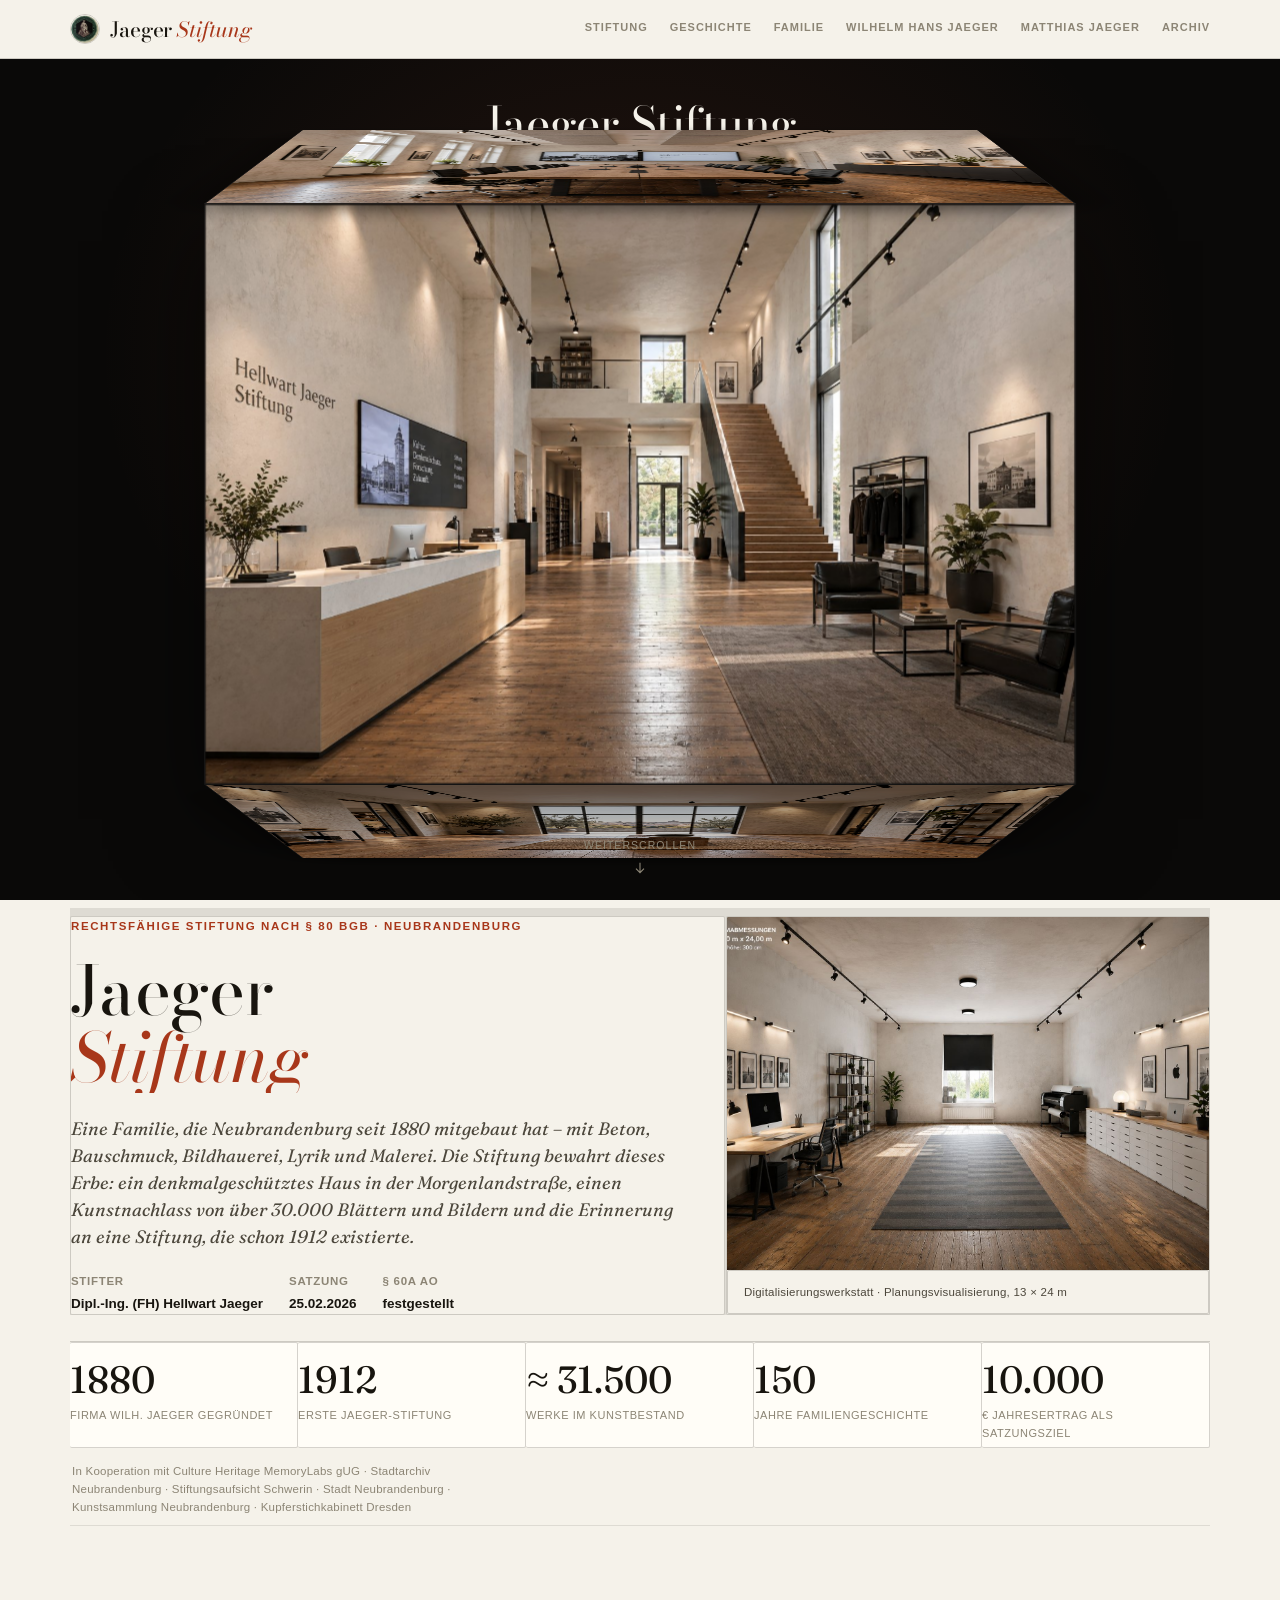
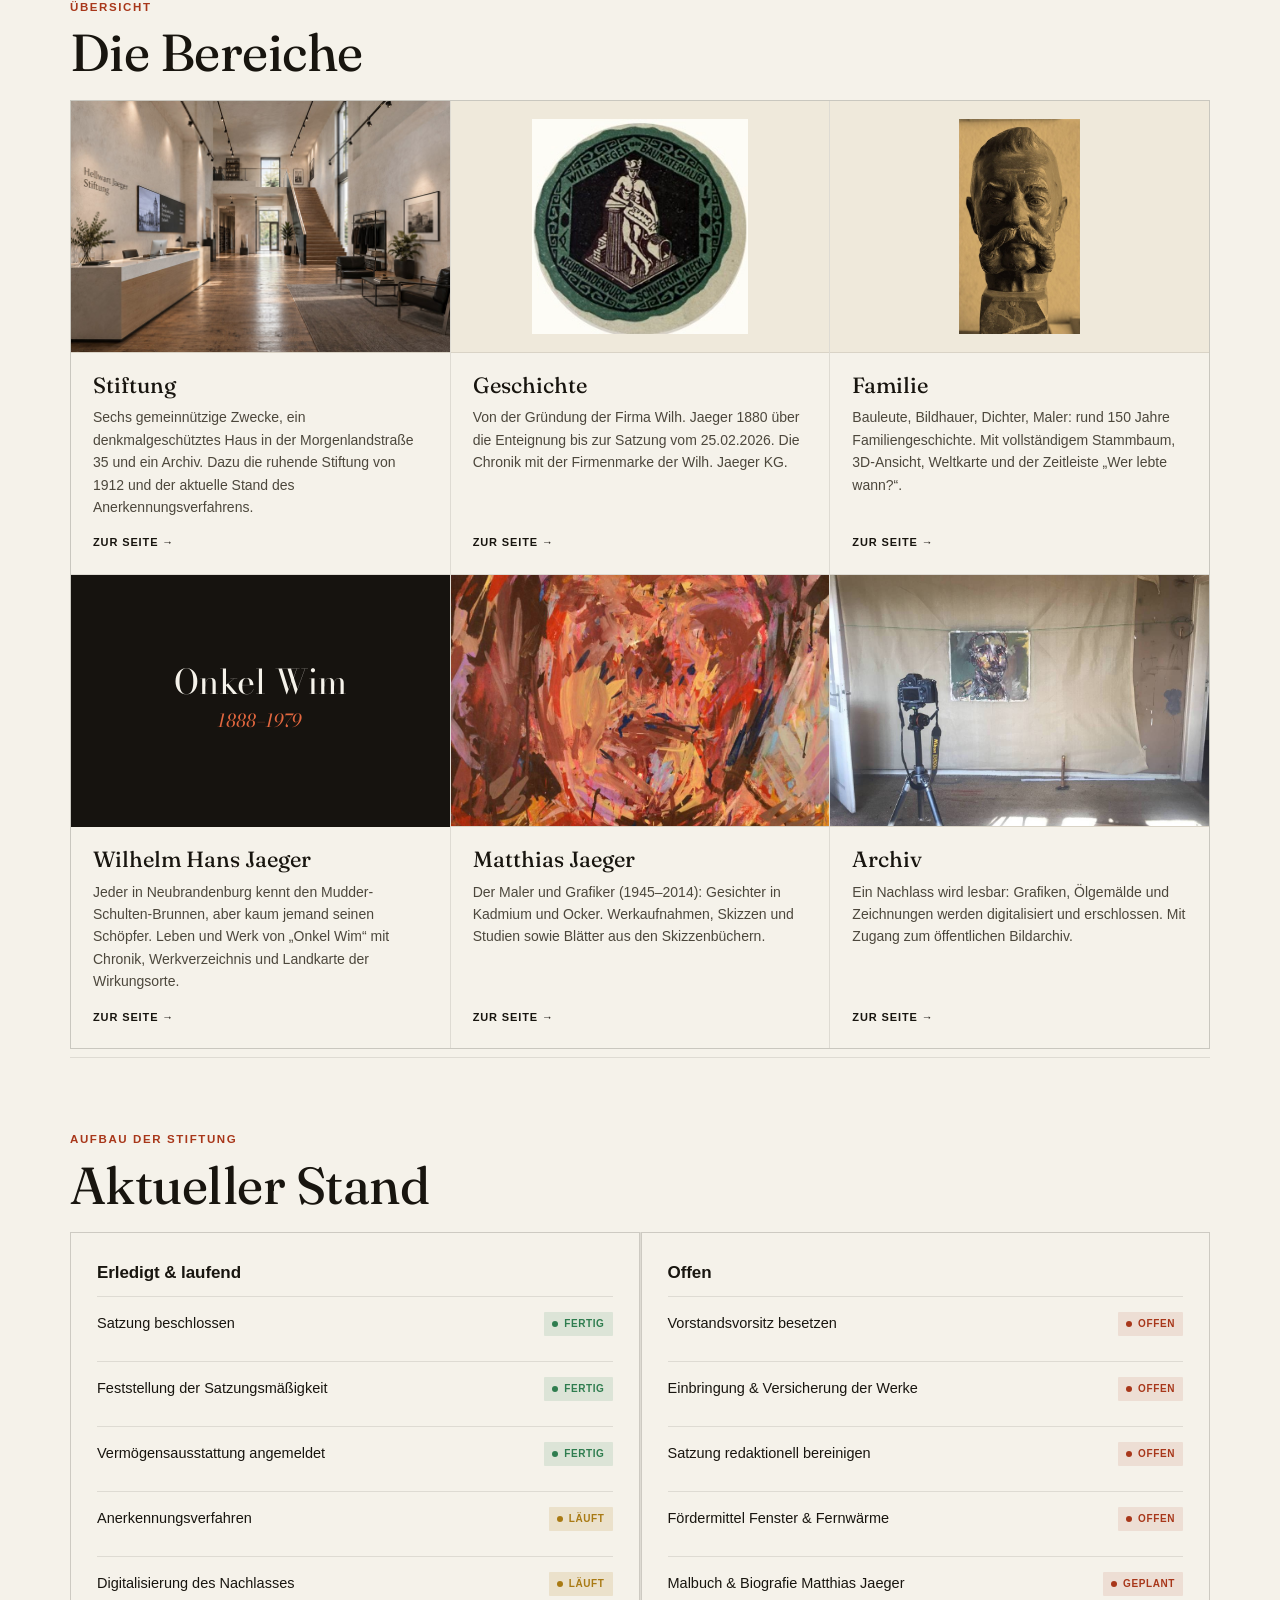
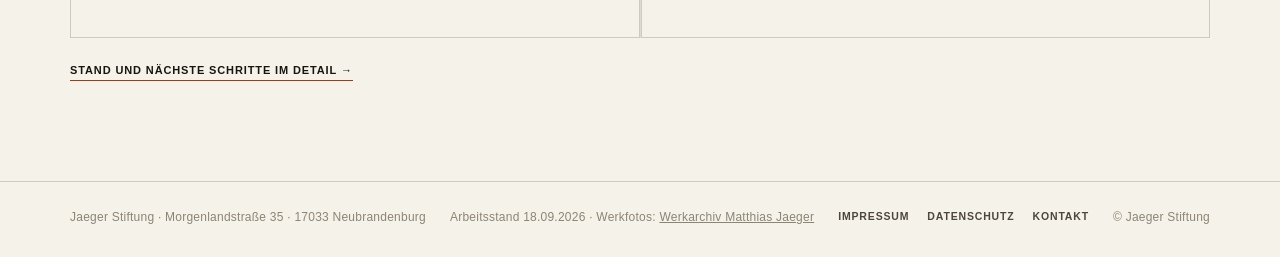
<file: index.html>
<!doctype html>
<html lang="de">
<head>
<meta charset="utf-8">
<meta name="viewport" content="width=device-width,initial-scale=1,viewport-fit=cover">
<script>
/* Alte Sprungmarken (index.html#familie, #bildhauer, #wim-karte, #impressum …) auf die neuen Unterseiten weiterleiten */
(function(){var m={"1912":"stiftung.html","archiv":"archiv.html","bildhauer":"wilhelm-hans-jaeger.html","bildrechte":"impressum.html","buecher":"matthias-jaeger.html","cookies":"datenschutz.html","datenschutz":"datenschutz.html","datenschutz-seite":"datenschutz.html","familie":"familie.html","filme":"archiv.html","gallery":"matthias-jaeger.html","geschichte":"geschichte.html","haus":"stiftung.html","impressum":"impressum.html","lesesaal":"archiv.html","recht":"impressum.html","satzung":"stiftung.html","sbCap":"matthias-jaeger.html","sbDesc":"matthias-jaeger.html","sbFs":"matthias-jaeger.html","sbKap":"matthias-jaeger.html","sbNext":"matthias-jaeger.html","sbNum":"matthias-jaeger.html","sbPlay":"matthias-jaeger.html","sbPrev":"matthias-jaeger.html","sbProg":"matthias-jaeger.html","sbShow":"matthias-jaeger.html","sbStage":"matthias-jaeger.html","sbThumbs":"matthias-jaeger.html","show":"matthias-jaeger.html","showCap":"matthias-jaeger.html","showFs":"matthias-jaeger.html","showNext":"matthias-jaeger.html","showNum":"matthias-jaeger.html","showPlay":"matthias-jaeger.html","showPrev":"matthias-jaeger.html","showProg":"matthias-jaeger.html","showStage":"matthias-jaeger.html","showThumbs":"matthias-jaeger.html","skizzen":"matthias-jaeger.html","stand":"stiftung.html","stb3d-btn-exit":"familie.html","stb3d-btn-fullscreen":"familie.html","stb3d-btn-labels":"familie.html","stb3d-btn-reset":"familie.html","stb3d-btn-rotate":"familie.html","stb3d-btn-sound":"familie.html","stb3d-btn-zoom-in":"familie.html","stb3d-btn-zoom-out":"familie.html","stb3d-controls-bar":"familie.html","stb3d-details":"familie.html","stb3d-frame":"familie.html","stb3d-hint":"familie.html","stb3d-info-card":"familie.html","stb3d-info-close":"familie.html","stb3d-info-dates":"familie.html","stb3d-info-name":"familie.html","stb3d-info-role":"familie.html","stb3d-label-layer":"familie.html","stb3d-loading":"familie.html","stb3d-scene-wrap":"familie.html","stb3d-search-count":"familie.html","stb3d-search-input":"familie.html","stb3d-search-next":"familie.html","stb3d-search-panel":"familie.html","stb3d-search-prev":"familie.html","stb3d-title-panel":"familie.html","stbTocBtn":"familie.html","stbTocBtnLabel":"familie.html","stbTocCollapse":"familie.html","timeline":"geschichte.html","werk":"matthias-jaeger.html","wim-abb":"wilhelm-hans-jaeger.html","wim-brunnen":"wilhelm-hans-jaeger.html","wim-chronik":"wilhelm-hans-jaeger.html","wim-inhalt":"wilhelm-hans-jaeger.html","wim-kapitel":"wilhelm-hans-jaeger.html","wim-karte":"wilhelm-hans-jaeger.html","wim-offen":"wilhelm-hans-jaeger.html","wim-personen":"wilhelm-hans-jaeger.html","wim-werke":"wilhelm-hans-jaeger.html","wim-works":"wilhelm-hans-jaeger.html","wim2-controls":"wilhelm-hans-jaeger.html","wim2-hint":"wilhelm-hans-jaeger.html","wim2-info":"wilhelm-hans-jaeger.html","wim2-info-close":"wilhelm-hans-jaeger.html","wim2-info-gmaps":"wilhelm-hans-jaeger.html","wim2-info-name":"wilhelm-hans-jaeger.html","wim2-info-osm":"wilhelm-hans-jaeger.html","wim2-info-wiki":"wilhelm-hans-jaeger.html","wim2-info-works":"wilhelm-hans-jaeger.html","wim2-reset":"wilhelm-hans-jaeger.html","wim2-search":"wilhelm-hans-jaeger.html","wim2-zin":"wilhelm-hans-jaeger.html","wim2-zout":"wilhelm-hans-jaeger.html","wim2Markers":"wilhelm-hans-jaeger.html","wim2Svg":"wilhelm-hans-jaeger.html","wim2Viewport":"wilhelm-hans-jaeger.html","wim2Wrap":"wilhelm-hans-jaeger.html","wlw-box":"familie.html","wlw-details":"familie.html","wm-btn-fullscreen":"familie.html","wm-btn-reset":"familie.html","wm-btn-zoom-in":"familie.html","wm-btn-zoom-out":"familie.html","wm-controls-bar":"familie.html","wm-hint":"familie.html","wm-info-card":"familie.html","wm-info-close":"familie.html","wm-info-count":"familie.html","wm-info-country":"familie.html","wm-info-name":"familie.html","wm-info-people":"familie.html","wm-info-wiki":"familie.html","wm-search-count":"familie.html","wm-search-input":"familie.html","wm-search-next":"familie.html","wm-search-panel":"familie.html","wm-search-prev":"familie.html","wm-title-panel":"familie.html","wmMarkers":"familie.html","wmSvg":"familie.html","wmViewport":"familie.html","wmWrap":"familie.html","z1":"familie.html","z2":"familie.html","z3":"familie.html","z4":"familie.html","z5":"familie.html","zwecke":"stiftung.html"};var h=decodeURIComponent(location.hash.slice(1));var f=m[h];if(f)location.replace(f+'#'+encodeURIComponent(h));})();
</script>
<title>Jaeger Stiftung – Kunst · Denkmalschutz · Heimat</title>
<meta name="description" content="Die Jaeger Stiftung in Neubrandenburg bewahrt das Erbe einer Familie, die die Stadt seit 1880 mitgebaut hat: ein denkmalgeschütztes Haus, einen Kunstnachlass von über 30.000 Werken und die Stiftung von 1912.">
<meta property="og:type" content="website">
<meta property="og:site_name" content="Jaeger Stiftung">
<meta property="og:locale" content="de_DE">
<meta property="og:title" content="Jaeger Stiftung">
<meta property="og:description" content="Die Jaeger Stiftung in Neubrandenburg bewahrt das Erbe einer Familie, die die Stadt seit 1880 mitgebaut hat: ein denkmalgeschütztes Haus, einen Kunstnachlass von über 30.000 Werken und die Stiftung von 1912.">
<meta property="og:image" content="https://aramradomski.github.io/J-gerstiftung/img/allgemein/blob-920e652a9064913d3694692c8f5f45c3.jpg">
<meta name="twitter:card" content="summary_large_image">
<link rel="icon" type="image/png" href="img/allgemein/blob-92d0ca021faac3b33932c7e9d1f00b83.png">
<link rel="preconnect" href="https://fonts.googleapis.com">
<link rel="stylesheet" href="https://fonts.googleapis.com/css2?family=Fraunces:ital,opsz,wght@0,9..144,300..700;1,9..144,300..600&family=Bodoni+Moda:ital,opsz,wght@0,6..96,400..600;1,6..96,400..600&display=swap">
<link rel="stylesheet" href="assets/site.css">
<link rel="stylesheet" href="assets/chrome.css">
<link rel="stylesheet" href="assets/start.css">
</head>
<body>
<a class="skip-link" href="#inhalt">Zum Inhalt springen</a>
<header class="site-head">
  <div class="site-head-in">
    <a class="site-brand" href="index.html" aria-current="page"><img src="img/allgemein/blob-92d0ca021faac3b33932c7e9d1f00b83.png" alt="" width="30" height="30"><span>Jaeger <em>Stiftung</em></span></a>
    <button class="site-toggle" type="button" aria-expanded="false" aria-controls="site-nav"><i aria-hidden="true"></i>Menü</button>
    <nav class="site-nav" id="site-nav" aria-label="Hauptmenü">
      <ul class="site-menu">
        <li><a href="stiftung.html">Stiftung</a></li>
        <li><a href="geschichte.html">Geschichte</a></li>
        <li><a href="familie.html">Familie</a></li>
        <li><a href="wilhelm-hans-jaeger.html">Wilhelm Hans Jaeger</a></li>
        <li><a href="matthias-jaeger.html">Matthias Jaeger</a></li>
        <li><a href="archiv.html">Archiv</a></li>
      </ul>
    </nav>
  </div>
</header>

<div class="icube-stage">
  <div class="icube-titlewrap">
    <p class="icube-title">Jaeger Stiftung</p>
    <p class="icube-sub">Kunst &middot; Denkmalschutz &middot; Heimat</p>
  </div>
  <div class="icube-perspective">
    <div class="icube">
      <div class="icube-face f1"><img src="img/allgemein/blob-920e652a9064913d3694692c8f5f45c3.jpg" alt="Eingangsbereich der Stiftung" loading="eager"></div>
      <div class="icube-face f2"><img src="img/allgemein/blob-cae17b676d11caa717fd06a60788afe2.jpg" alt="Konferenzraum der Stiftung" loading="lazy"></div>
      <div class="icube-face f3"><img src="img/allgemein/blob-b90136cfa71c03ceae267610d932b811.jpg" alt="Ausstellungsraum der Stiftung" loading="lazy"></div>
      <div class="icube-face f4"><img src="img/allgemein/blob-489f1b8423940cd80334330b7005eba5.jpg" alt="Digitalisierungswerkstatt der Stiftung" loading="lazy"></div>
      <div class="icube-face f5"><img src="img/allgemein/blob-bc55a844aaa225af4fa49328071827f8.jpg" alt="Loft-Raum der Stiftung" loading="lazy"></div>
    </div>
  </div>
  <div class="icube-scroll"><span>Weiterscrollen</span><svg viewBox="0 0 24 24" fill="none" stroke="currentColor" stroke-width="1.6"><path d="M12 4v14M6 13l6 6 6-6"/></svg></div>
</div>

<main class="wrap" id="inhalt">
  <section id="start" style="padding-top:8px">
    <div class="hero">
      <div class="hero-text glass">
        <div class="eyebrow">Rechtsfähige Stiftung nach §&nbsp;80 BGB · Neubrandenburg</div>
        <h1 id="title" aria-label="Jaeger Stiftung"><span class="ln">Jaeger</span><span class="ln"><em>Stiftung</em></span></h1>
        <p class="lead">Eine Familie, die Neubrandenburg seit 1880 mitgebaut hat – mit Beton, Bauschmuck, Bildhauerei, Lyrik und Malerei. Die Stiftung bewahrt dieses Erbe: ein denkmalgeschütztes Haus in der Morgenlandstraße, einen Kunstnachlass von über 30.000 Blättern und Bildern und die Erinnerung an eine Stiftung, die schon 1912 existierte.</p>
        <div class="facts">
          <span class="fact">Stifter <b>Dipl.-Ing. (FH) Hellwart Jaeger</b></span>
          <span class="fact">Satzung <b>25.02.2026</b></span>
          <span class="fact">§&nbsp;60a AO <b>festgestellt</b></span>
        </div>
      </div>
      <figure class="hero-art glass" style="margin:0">
        <img src="img/allgemein/inline-0eb91bed.jpg" alt="Visualisierung der geplanten Digitalisierungswerkstatt, 13 x 24 m">
        <figcaption class="cap glass">Digitalisierungswerkstatt · Planungsvisualisierung, 13 × 24 m</figcaption>
      </figure>
    </div>

    <div class="kpis">
      <div class="kpi glass"><div class="n" data-count="1880">1880</div><div class="l">Firma Wilh. Jaeger gegründet</div></div>
      <div class="kpi glass"><div class="n" data-count="1912">1912</div><div class="l">erste Jaeger-Stiftung</div></div>
      <div class="kpi glass"><div class="n">≈ 31.500</div><div class="l">Werke im Kunstbestand</div></div>
      <div class="kpi glass"><div class="n" data-count="150">150</div><div class="l">Jahre Familiengeschichte</div></div>
      <div class="kpi glass"><div class="n" data-count="10000">10.000</div><div class="l">€ Jahresertrag als Satzungsziel</div></div>
    </div>
    <p style="margin:14px 2px 0;font-size:11.5px;letter-spacing:.02em;color:var(--ink-3)">In Kooperation mit Culture Heritage MemoryLabs gUG · Stadtarchiv Neubrandenburg · Stiftungsaufsicht Schwerin · Stadt Neubrandenburg · Kunstsammlung Neubrandenburg · Kupferstichkabinett Dresden</p>
  </section>

  <section id="bereiche">
    <div class="eyebrow">Übersicht</div>
    <h2>Die Bereiche</h2>
    <div class="tcs">
      <a class="tc" href="stiftung.html"><div class="tc-img"><img src="img/allgemein/blob-920e652a9064913d3694692c8f5f45c3.jpg" alt="" loading="lazy"></div><div class="tc-body"><h3>Stiftung</h3><p>Sechs gemeinnützige Zwecke, ein denkmalgeschütztes Haus in der Morgenlandstraße 35 und ein Archiv. Dazu die ruhende Stiftung von 1912 und der aktuelle Stand des Anerkennungsverfahrens.</p><span class="go">Zur Seite →</span></div></a>
      <a class="tc" href="geschichte.html"><div class="tc-img contain"><img src="img/allgemein/blob-92d0ca021faac3b33932c7e9d1f00b83.png" alt="" loading="lazy"></div><div class="tc-body"><h3>Geschichte</h3><p>Von der Gründung der Firma Wilh. Jaeger 1880 über die Enteignung bis zur Satzung vom 25.02.2026. Die Chronik mit der Firmenmarke der Wilh. Jaeger KG.</p><span class="go">Zur Seite →</span></div></a>
      <a class="tc" href="familie.html"><div class="tc-img contain"><img src="img/objekte/obj-buste-wilhelm-jaeger.jpg" alt="" loading="lazy"></div><div class="tc-body"><h3>Familie</h3><p>Bauleute, Bildhauer, Dichter, Maler: rund 150 Jahre Familiengeschichte. Mit vollständigem Stammbaum, 3D-Ansicht, Weltkarte und der Zeitleiste „Wer lebte wann?“.</p><span class="go">Zur Seite →</span></div></a>
      <a class="tc" href="wilhelm-hans-jaeger.html"><div class="tc-img type" aria-hidden="true"><b>Onkel Wim</b><i>1888–1979</i></div><div class="tc-body"><h3>Wilhelm Hans Jaeger</h3><p>Jeder in Neubrandenburg kennt den Mudder-Schulten-Brunnen, aber kaum jemand seinen Schöpfer. Leben und Werk von „Onkel Wim“ mit Chronik, Werkverzeichnis und Landkarte der Wirkungsorte.</p><span class="go">Zur Seite →</span></div></a>
      <a class="tc" href="matthias-jaeger.html"><div class="tc-img"><img src="img/werke/dsc4305.jpg" alt="" loading="lazy"></div><div class="tc-body"><h3>Matthias Jaeger</h3><p>Der Maler und Grafiker (1945–2014): Gesichter in Kadmium und Ocker. Werkaufnahmen, Skizzen und Studien sowie Blätter aus den Skizzenbüchern.</p><span class="go">Zur Seite →</span></div></a>
      <a class="tc" href="archiv.html"><div class="tc-img"><img src="img/allgemein/img_8212.jpg" alt="" loading="lazy"></div><div class="tc-body"><h3>Archiv</h3><p>Ein Nachlass wird lesbar: Grafiken, Ölgemälde und Zeichnungen werden digitalisiert und erschlossen. Mit Zugang zum öffentlichen Bildarchiv.</p><span class="go">Zur Seite →</span></div></a>
    </div>
  </section>

  <section id="aktuell">
    <div class="eyebrow">Aufbau der Stiftung</div>
    <h2>Aktueller Stand</h2>
    <div class="grid g2">
      <div class="card glass">
        <h3>Erledigt &amp; laufend</h3>
        <div class="todo"><p>Satzung beschlossen</p><span class="status s-ok">fertig</span></div>
        <div class="todo"><p>Feststellung der Satzungsmäßigkeit</p><span class="status s-ok">fertig</span></div>
        <div class="todo"><p>Vermögensausstattung angemeldet</p><span class="status s-ok">fertig</span></div>
        <div class="todo"><p>Anerkennungsverfahren</p><span class="status s-run">läuft</span></div>
        <div class="todo"><p>Digitalisierung des Nachlasses</p><span class="status s-run">läuft</span></div>
      </div>
      <div class="card glass">
        <h3>Offen</h3>
        <div class="todo"><p>Vorstandsvorsitz besetzen</p><span class="status s-open">offen</span></div>
        <div class="todo"><p>Einbringung &amp; Versicherung der Werke</p><span class="status s-open">offen</span></div>
        <div class="todo"><p>Satzung redaktionell bereinigen</p><span class="status s-open">offen</span></div>
        <div class="todo"><p>Fördermittel Fenster &amp; Fernwärme</p><span class="status s-open">offen</span></div>
        <div class="todo"><p>Malbuch &amp; Biografie Matthias Jaeger</p><span class="status s-open">geplant</span></div>
      </div>
    </div>
    <p style="margin-top:18px"><a class="mj-link" href="stiftung.html#stand">Stand und nächste Schritte im Detail →</a></p>
  </section>
</main>

<footer class="site-foot">
  <div class="site-foot-in">
    <span>Jaeger Stiftung · Morgenlandstraße 35 · 17033 Neubrandenburg</span>
    <span>Arbeitsstand 18.09.2026 · Werkfotos: <a href="https://bildstock.berlintapete.de/Culture-Heritage-MemoryLab/Jaegerworks/Matthias-Jaeger" target="_blank" rel="noopener">Werkarchiv Matthias Jaeger</a></span>
    <span class="site-foot-links"><a href="impressum.html">Impressum</a> <a href="datenschutz.html">Datenschutz</a> <a href="mailto:aramradomski@me.com">Kontakt</a></span>
    <span>© Jaeger Stiftung</span>
  </div>
</footer>

<script src="assets/site.js"></script>
<script src="assets/start.js"></script>
</body>
</html>
</file>
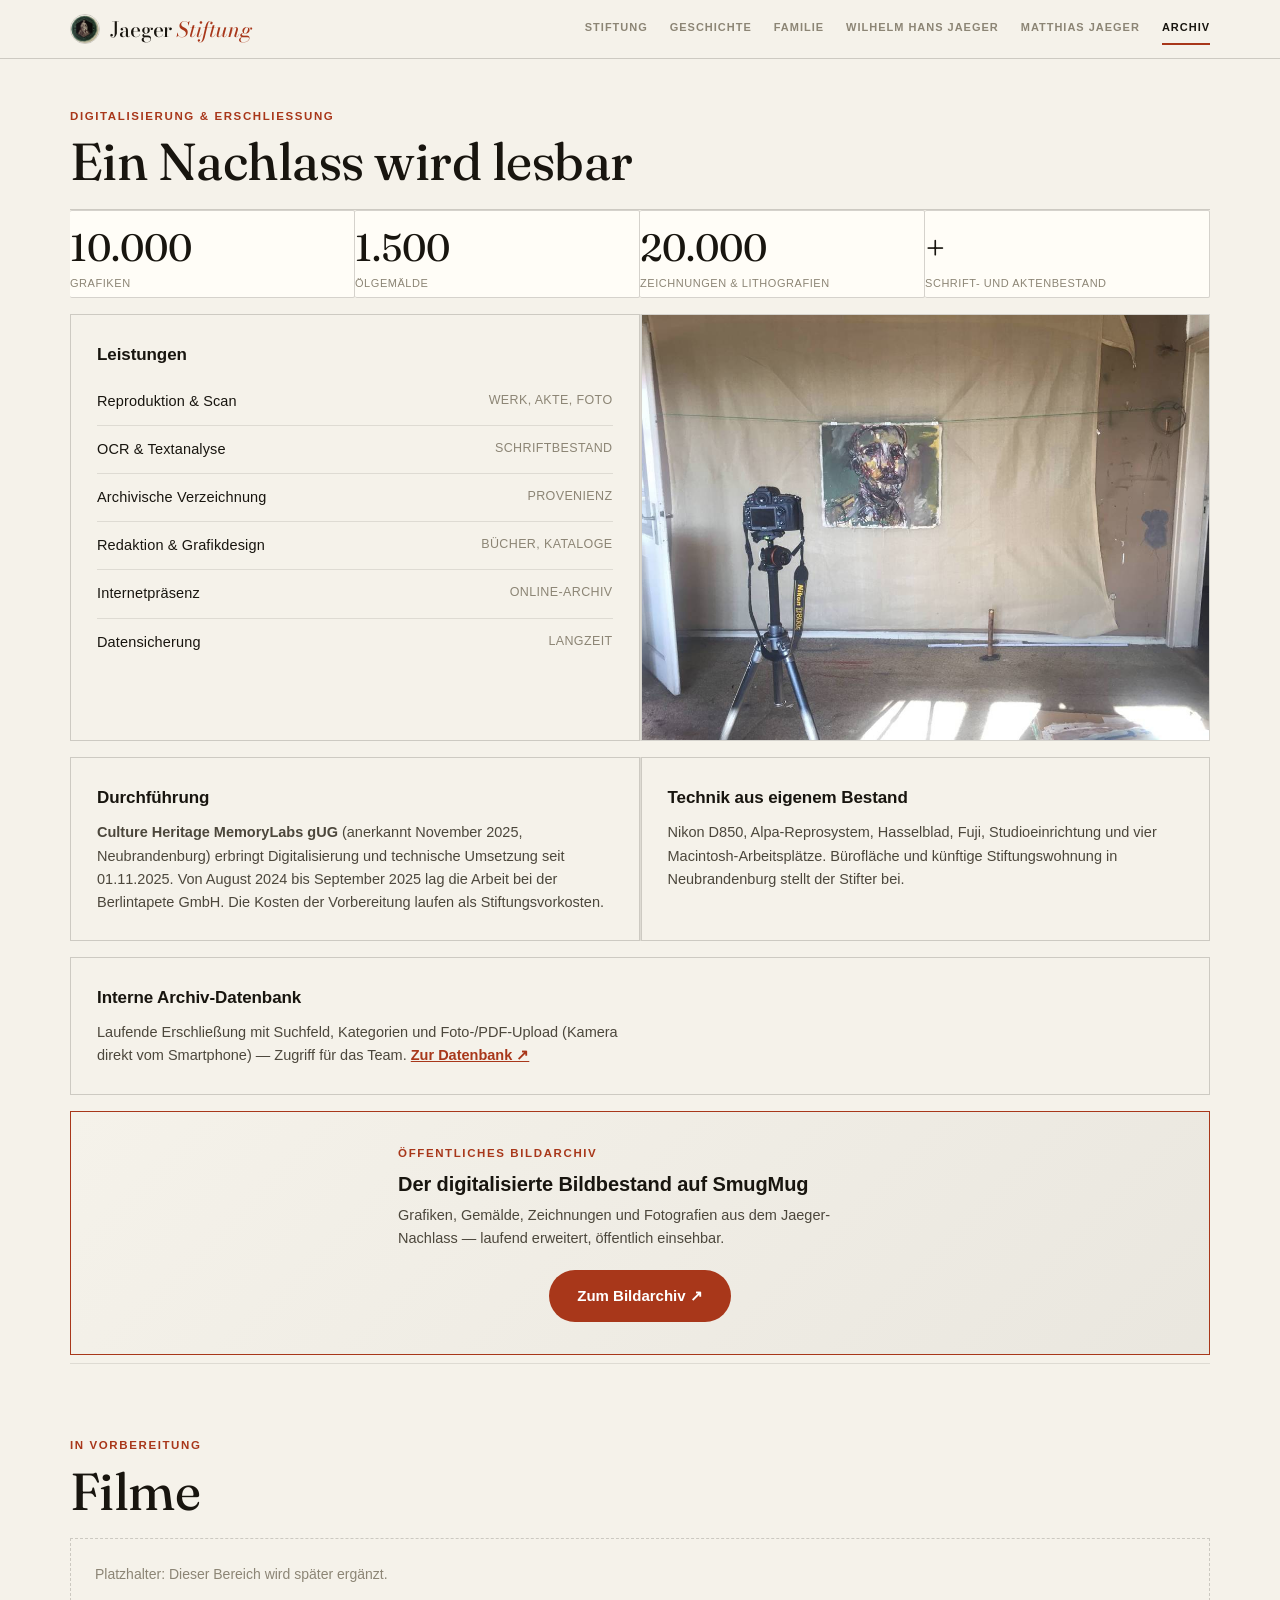
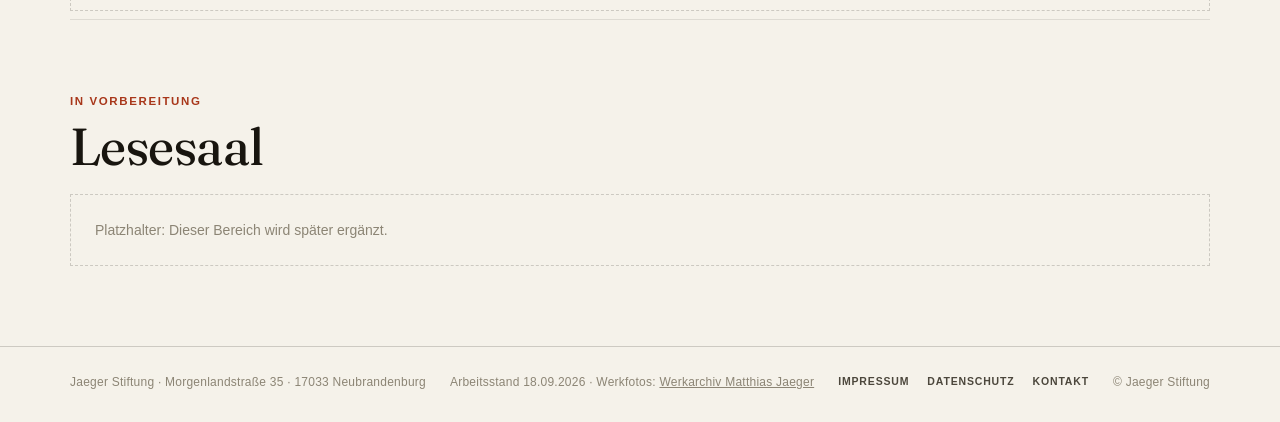
<file: archiv.html>
<!doctype html>
<html lang="de">
<head>
<meta charset="utf-8">
<meta name="viewport" content="width=device-width,initial-scale=1,viewport-fit=cover">
<title>Archiv – Jaeger Stiftung</title>
<meta name="description" content="Ein Nachlass wird lesbar: Digitalisierung und Erschließung des Jaeger-Nachlasses mit Grafiken, Ölgemälden und Zeichnungen, dazu der Zugang zum öffentlichen Bildarchiv.">
<meta property="og:type" content="website">
<meta property="og:site_name" content="Jaeger Stiftung">
<meta property="og:locale" content="de_DE">
<meta property="og:title" content="Archiv – Jaeger Stiftung">
<meta property="og:description" content="Ein Nachlass wird lesbar: Digitalisierung und Erschließung des Jaeger-Nachlasses mit Grafiken, Ölgemälden und Zeichnungen, dazu der Zugang zum öffentlichen Bildarchiv.">
<meta property="og:image" content="https://aramradomski.github.io/J-gerstiftung/img/allgemein/img_8212.jpg">
<meta name="twitter:card" content="summary_large_image">
<link rel="icon" type="image/png" href="img/allgemein/blob-92d0ca021faac3b33932c7e9d1f00b83.png">
<link rel="preconnect" href="https://fonts.googleapis.com">
<link rel="stylesheet" href="https://fonts.googleapis.com/css2?family=Fraunces:ital,opsz,wght@0,9..144,300..700;1,9..144,300..600&family=Bodoni+Moda:ital,opsz,wght@0,6..96,400..600;1,6..96,400..600&display=swap">
<link rel="stylesheet" href="assets/site.css">
<link rel="stylesheet" href="assets/chrome.css">
</head>
<body>
<a class="skip-link" href="#inhalt">Zum Inhalt springen</a>
<header class="site-head">
  <div class="site-head-in">
    <a class="site-brand" href="index.html"><img src="img/allgemein/blob-92d0ca021faac3b33932c7e9d1f00b83.png" alt="" width="30" height="30"><span>Jaeger <em>Stiftung</em></span></a>
    <button class="site-toggle" type="button" aria-expanded="false" aria-controls="site-nav"><i aria-hidden="true"></i>Menü</button>
    <nav class="site-nav" id="site-nav" aria-label="Hauptmenü">
      <ul class="site-menu">
        <li><a href="stiftung.html">Stiftung</a></li>
        <li><a href="geschichte.html">Geschichte</a></li>
        <li><a href="familie.html">Familie</a></li>
        <li><a href="wilhelm-hans-jaeger.html">Wilhelm Hans Jaeger</a></li>
        <li><a href="matthias-jaeger.html">Matthias Jaeger</a></li>
        <li><a href="archiv.html" aria-current="page">Archiv</a></li>
      </ul>
    </nav>
  </div>
</header>

<main class="wrap" id="inhalt">
  <section id="archiv">
    <div class="eyebrow">Digitalisierung &amp; Erschließung</div>
    <h2>Ein Nachlass wird lesbar</h2>
    <div class="kpis" style="margin:0 0 16px">
      <div class="kpi glass"><div class="n">10.000</div><div class="l">Grafiken</div></div>
      <div class="kpi glass"><div class="n">1.500</div><div class="l">Ölgemälde</div></div>
      <div class="kpi glass"><div class="n">20.000</div><div class="l">Zeichnungen &amp; Lithografien</div></div>
      <div class="kpi glass"><div class="n">+</div><div class="l">Schrift- und Aktenbestand</div></div>
    </div>
    <div class="grid g2">
      <div class="card glass">
        <h3>Leistungen</h3>
        <ul class="list">
          <li><span>Reproduktion &amp; Scan</span><span>Werk, Akte, Foto</span></li>
          <li><span>OCR &amp; Textanalyse</span><span>Schriftbestand</span></li>
          <li><span>Archivische Verzeichnung</span><span>Provenienz</span></li>
          <li><span>Redaktion &amp; Grafikdesign</span><span>Bücher, Kataloge</span></li>
          <li><span>Internetpräsenz</span><span>Online-Archiv</span></li>
          <li><span>Datensicherung</span><span>Langzeit</span></li>
        </ul>
      </div>
      <figure class="photo-card glass" style="margin:0"><img src="img/allgemein/img_8212.jpg" alt="Reprostation im Atelier: Kamera auf Stativ vor einem aufgehängten Porträt"></figure>
    </div>
    <div class="grid g2" style="margin-top:16px">
      <div class="card glass"><h3>Durchführung</h3><p><strong>Culture Heritage MemoryLabs gUG</strong> (anerkannt November 2025, Neubrandenburg) erbringt Digitalisierung und technische Umsetzung seit 01.11.2025. Von August 2024 bis September 2025 lag die Arbeit bei der Berlintapete GmbH. Die Kosten der Vorbereitung laufen als Stiftungsvorkosten.</p></div>
      <div class="card glass"><h3>Technik aus eigenem Bestand</h3><p>Nikon D850, Alpa-Reprosystem, Hasselblad, Fuji, Studioeinrichtung und vier Macintosh-Arbeitsplätze. Bürofläche und künftige Stiftungswohnung in Neubrandenburg stellt der Stifter bei.</p></div>
    </div>
    <div class="grid g2" style="margin-top:16px">
      <div class="card glass"><h3>Interne Archiv-Datenbank</h3><p>Laufende Erschließung mit Suchfeld, Kategorien und Foto-/PDF-Upload (Kamera direkt vom Smartphone) — Zugriff für das Team. <a href="https://claude.ai/artifact/Mb6JkFZ9cYGVWH3cShRJyg" target="_blank" rel="noopener" style="color:var(--accent);font-weight:650">Zur Datenbank ↗</a></p></div>
    </div>

    <div class="card glass" style="margin-top:16px;padding:32px;display:flex;flex-wrap:wrap;align-items:center;justify-content:space-between;gap:20px;border:1px solid var(--accent);background:linear-gradient(135deg,var(--ground) 0%,var(--hair-soft) 200%)">
      <div style="flex:1;min-width:240px">
        <div class="eyebrow" style="margin:0">Öffentliches Bildarchiv</div>
        <h3 style="margin:6px 0 4px;font-size:20px">Der digitalisierte Bildbestand auf SmugMug</h3>
        <p style="font-size:14.5px;color:var(--ink-2);max-width:60ch;margin:0">Grafiken, Gemälde, Zeichnungen und Fotografien aus dem Jaeger-Nachlass &mdash; laufend erweitert, öffentlich einsehbar.</p>
      </div>
      <a href="https://bildstock.berlintapete.de/Culture-Heritage-MemoryLab/Jaegerworks" target="_blank" rel="noopener" style="flex-shrink:0;display:inline-block;padding:14px 28px;background:var(--accent);color:#fff;border-radius:999px;font-weight:650;text-decoration:none;font-size:15px;white-space:nowrap">Zum Bildarchiv ↗</a>
    </div>
  </section>

  <section id="filme">
    <div class="eyebrow">In Vorbereitung</div>
    <h2>Filme</h2>
    <div class="placeholder"><p>Platzhalter: Dieser Bereich wird später ergänzt.</p></div>
  </section>

  <section id="lesesaal">
    <div class="eyebrow">In Vorbereitung</div>
    <h2>Lesesaal</h2>
    <div class="placeholder"><p>Platzhalter: Dieser Bereich wird später ergänzt.</p></div>
  </section>
</main>

<footer class="site-foot">
  <div class="site-foot-in">
    <span>Jaeger Stiftung · Morgenlandstraße 35 · 17033 Neubrandenburg</span>
    <span>Arbeitsstand 18.09.2026 · Werkfotos: <a href="https://bildstock.berlintapete.de/Culture-Heritage-MemoryLab/Jaegerworks/Matthias-Jaeger" target="_blank" rel="noopener">Werkarchiv Matthias Jaeger</a></span>
    <span class="site-foot-links"><a href="impressum.html">Impressum</a> <a href="datenschutz.html">Datenschutz</a> <a href="mailto:aramradomski@me.com">Kontakt</a></span>
    <span>© Jaeger Stiftung</span>
  </div>
</footer>

<script src="assets/site.js"></script>
</body>
</html>
</file>
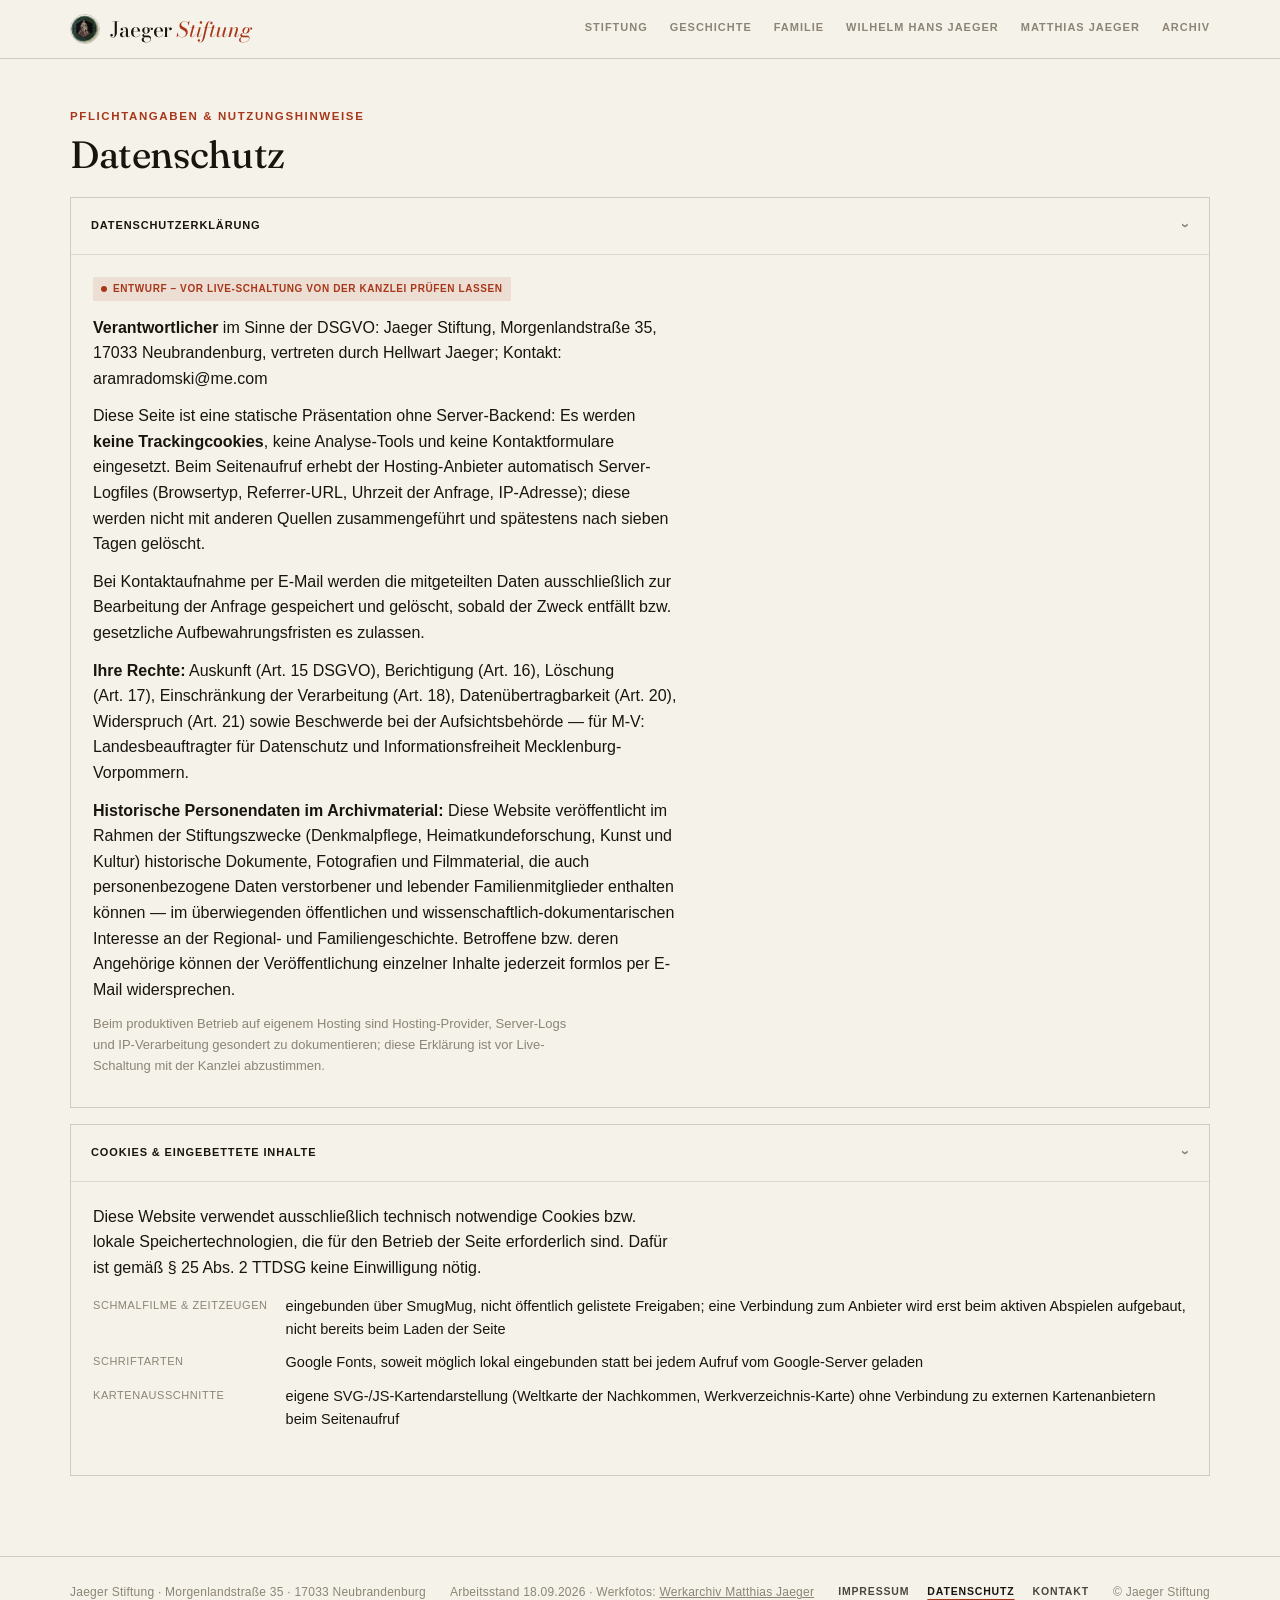
<file: datenschutz.html>
<!doctype html>
<html lang="de">
<head>
<meta charset="utf-8">
<meta name="viewport" content="width=device-width,initial-scale=1,viewport-fit=cover">
<title>Datenschutz – Jaeger Stiftung</title>
<meta name="description" content="Datenschutzerklärung der Jaeger Stiftung sowie Hinweise zu Cookies und eingebetteten Inhalten.">
<meta property="og:type" content="website">
<meta property="og:site_name" content="Jaeger Stiftung">
<meta property="og:locale" content="de_DE">
<meta property="og:title" content="Datenschutz – Jaeger Stiftung">
<meta property="og:description" content="Datenschutzerklärung der Jaeger Stiftung sowie Hinweise zu Cookies und eingebetteten Inhalten.">
<meta property="og:image" content="https://aramradomski.github.io/J-gerstiftung/img/allgemein/blob-920e652a9064913d3694692c8f5f45c3.jpg">
<meta name="twitter:card" content="summary_large_image">
<link rel="icon" type="image/png" href="img/allgemein/blob-92d0ca021faac3b33932c7e9d1f00b83.png">
<link rel="preconnect" href="https://fonts.googleapis.com">
<link rel="stylesheet" href="https://fonts.googleapis.com/css2?family=Fraunces:ital,opsz,wght@0,9..144,300..700;1,9..144,300..600&family=Bodoni+Moda:ital,opsz,wght@0,6..96,400..600;1,6..96,400..600&display=swap">
<link rel="stylesheet" href="assets/site.css">
<link rel="stylesheet" href="assets/chrome.css">
</head>
<body>
<a class="skip-link" href="#inhalt">Zum Inhalt springen</a>
<header class="site-head">
  <div class="site-head-in">
    <a class="site-brand" href="index.html"><img src="img/allgemein/blob-92d0ca021faac3b33932c7e9d1f00b83.png" alt="" width="30" height="30"><span>Jaeger <em>Stiftung</em></span></a>
    <button class="site-toggle" type="button" aria-expanded="false" aria-controls="site-nav"><i aria-hidden="true"></i>Menü</button>
    <nav class="site-nav" id="site-nav" aria-label="Hauptmenü">
      <ul class="site-menu">
        <li><a href="stiftung.html">Stiftung</a></li>
        <li><a href="geschichte.html">Geschichte</a></li>
        <li><a href="familie.html">Familie</a></li>
        <li><a href="wilhelm-hans-jaeger.html">Wilhelm Hans Jaeger</a></li>
        <li><a href="matthias-jaeger.html">Matthias Jaeger</a></li>
        <li><a href="archiv.html">Archiv</a></li>
      </ul>
    </nav>
  </div>
</header>

<main class="wrap" id="inhalt">
  <section id="datenschutz-seite" class="legal">
    <div class="eyebrow">Pflichtangaben &amp; Nutzungshinweise</div>
    <h2 style="font-size:clamp(26px,4vw,38px)">Datenschutz</h2>

    <details class="stb-wrap" id="datenschutz" open>
      <summary class="stb-toggle"><span>Datenschutzerklärung</span><span class="stb-arrow">&rsaquo;</span></summary>
      <div class="stb-body">
        <span class="status s-open" style="margin:18px 0 14px;display:inline-flex">Entwurf – vor Live-Schaltung von der Kanzlei prüfen lassen</span>
        <p><strong>Verantwortlicher</strong> im Sinne der DSGVO: Jaeger Stiftung, Morgenlandstraße 35, 17033 Neubrandenburg, vertreten durch Hellwart Jaeger; Kontakt: aramradomski@me.com</p>
        <p>Diese Seite ist eine statische Präsentation ohne Server-Backend: Es werden <strong>keine Trackingcookies</strong>, keine Analyse-Tools und keine Kontaktformulare eingesetzt. Beim Seitenaufruf erhebt der Hosting-Anbieter automatisch Server-Logfiles (Browsertyp, Referrer-URL, Uhrzeit der Anfrage, IP-Adresse); diese werden nicht mit anderen Quellen zusammengeführt und spätestens nach sieben Tagen gelöscht.</p>
        <p>Bei Kontaktaufnahme per E-Mail werden die mitgeteilten Daten ausschließlich zur Bearbeitung der Anfrage gespeichert und gelöscht, sobald der Zweck entfällt bzw. gesetzliche Aufbewahrungsfristen es zulassen.</p>
        <p><strong>Ihre Rechte:</strong> Auskunft (Art.&nbsp;15 DSGVO), Berichtigung (Art.&nbsp;16), Löschung (Art.&nbsp;17), Einschränkung der Verarbeitung (Art.&nbsp;18), Datenübertragbarkeit (Art.&nbsp;20), Widerspruch (Art.&nbsp;21) sowie Beschwerde bei der Aufsichtsbehörde &mdash; für M-V: Landesbeauftragter für Datenschutz und Informationsfreiheit Mecklenburg-Vorpommern.</p>
        <p><strong>Historische Personendaten im Archivmaterial:</strong> Diese Website veröffentlicht im Rahmen der Stiftungszwecke (Denkmalpflege, Heimatkundeforschung, Kunst und Kultur) historische Dokumente, Fotografien und Filmmaterial, die auch personenbezogene Daten verstorbener und lebender Familienmitglieder enthalten können &mdash; im überwiegenden öffentlichen und wissenschaftlich-dokumentarischen Interesse an der Regional- und Familiengeschichte. Betroffene bzw. deren Angehörige können der Veröffentlichung einzelner Inhalte jederzeit formlos per E-Mail widersprechen.</p>
        <p class="muted" style="font-size:13px">Beim produktiven Betrieb auf eigenem Hosting sind Hosting-Provider, Server-Logs und IP-Verarbeitung gesondert zu dokumentieren; diese Erklärung ist vor Live-Schaltung mit der Kanzlei abzustimmen.</p>
      </div>
    </details>

    <details class="stb-wrap" id="cookies" open>
      <summary class="stb-toggle"><span>Cookies &amp; eingebettete Inhalte</span><span class="stb-arrow">&rsaquo;</span></summary>
      <div class="stb-body">
        <p style="margin-top:18px">Diese Website verwendet ausschließlich technisch notwendige Cookies bzw. lokale Speichertechnologien, die für den Betrieb der Seite erforderlich sind. Dafür ist gemäß §&nbsp;25 Abs.&nbsp;2 TTDSG keine Einwilligung nötig.</p>
        <dl class="spec">
          <dt>Schmalfilme &amp; Zeitzeugen</dt><dd>eingebunden über SmugMug, nicht öffentlich gelistete Freigaben; eine Verbindung zum Anbieter wird erst beim aktiven Abspielen aufgebaut, nicht bereits beim Laden der Seite</dd>
          <dt>Schriftarten</dt><dd>Google Fonts, soweit möglich lokal eingebunden statt bei jedem Aufruf vom Google-Server geladen</dd>
          <dt>Kartenausschnitte</dt><dd>eigene SVG-/JS-Kartendarstellung (Weltkarte der Nachkommen, Werkverzeichnis-Karte) ohne Verbindung zu externen Kartenanbietern beim Seitenaufruf</dd>
        </dl>
      </div>
    </details>
  </section>
</main>

<footer class="site-foot">
  <div class="site-foot-in">
    <span>Jaeger Stiftung · Morgenlandstraße 35 · 17033 Neubrandenburg</span>
    <span>Arbeitsstand 18.09.2026 · Werkfotos: <a href="https://bildstock.berlintapete.de/Culture-Heritage-MemoryLab/Jaegerworks/Matthias-Jaeger" target="_blank" rel="noopener">Werkarchiv Matthias Jaeger</a></span>
    <span class="site-foot-links"><a href="impressum.html">Impressum</a> <a href="datenschutz.html" aria-current="page">Datenschutz</a> <a href="mailto:aramradomski@me.com">Kontakt</a></span>
    <span>© Jaeger Stiftung</span>
  </div>
</footer>

<script src="assets/site.js"></script>
</body>
</html>
</file>
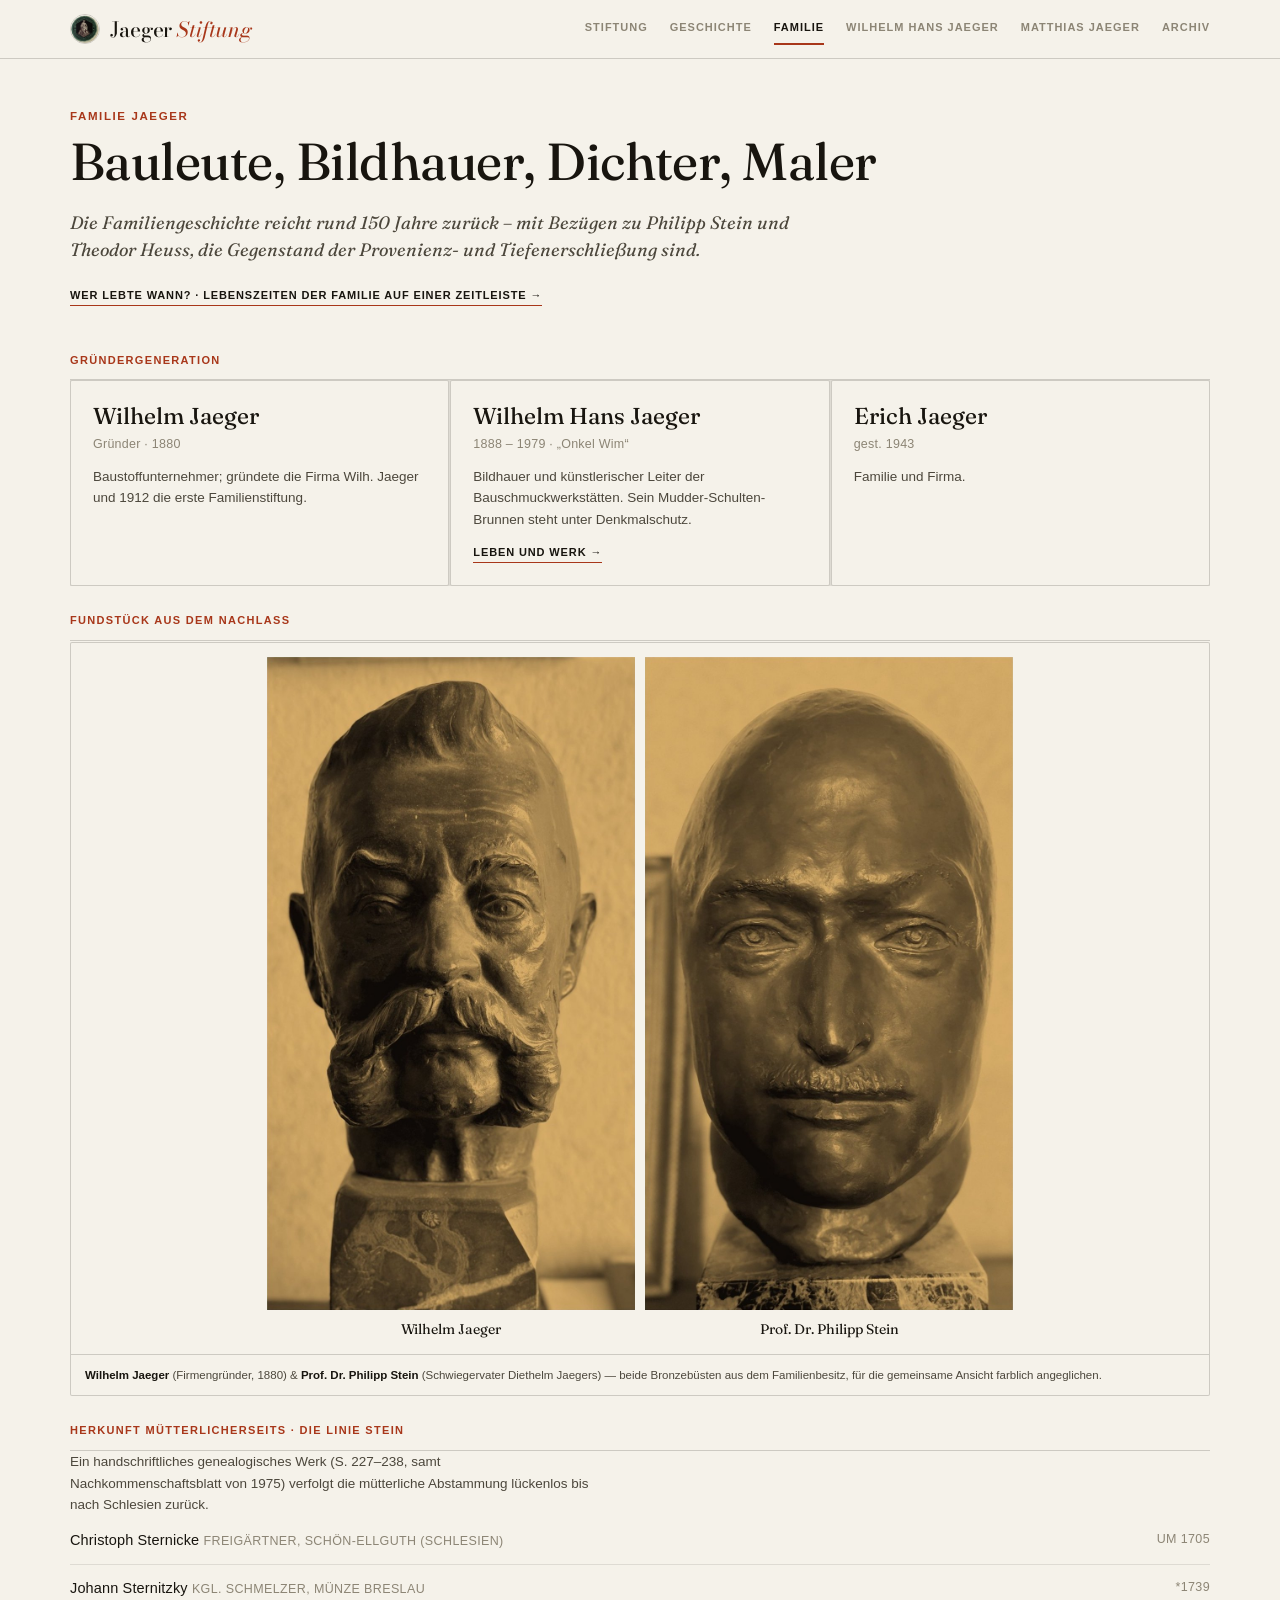
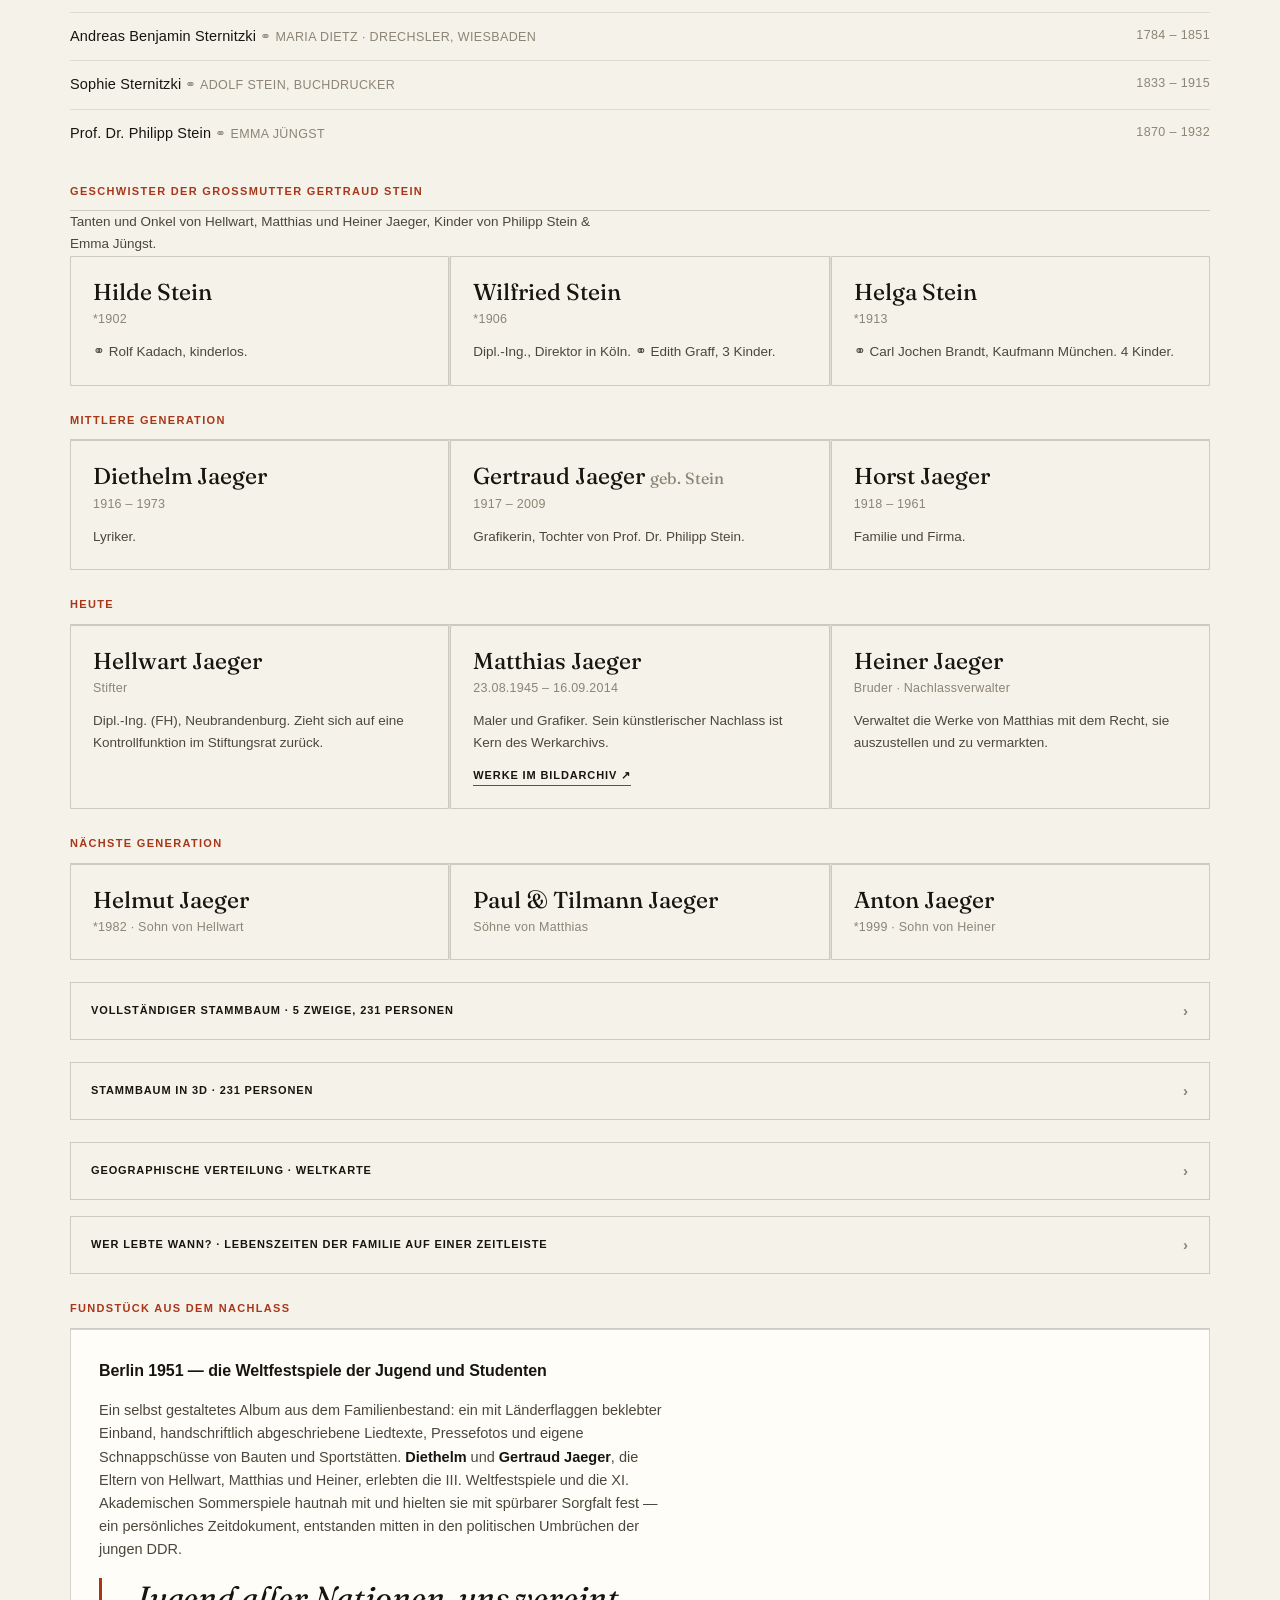
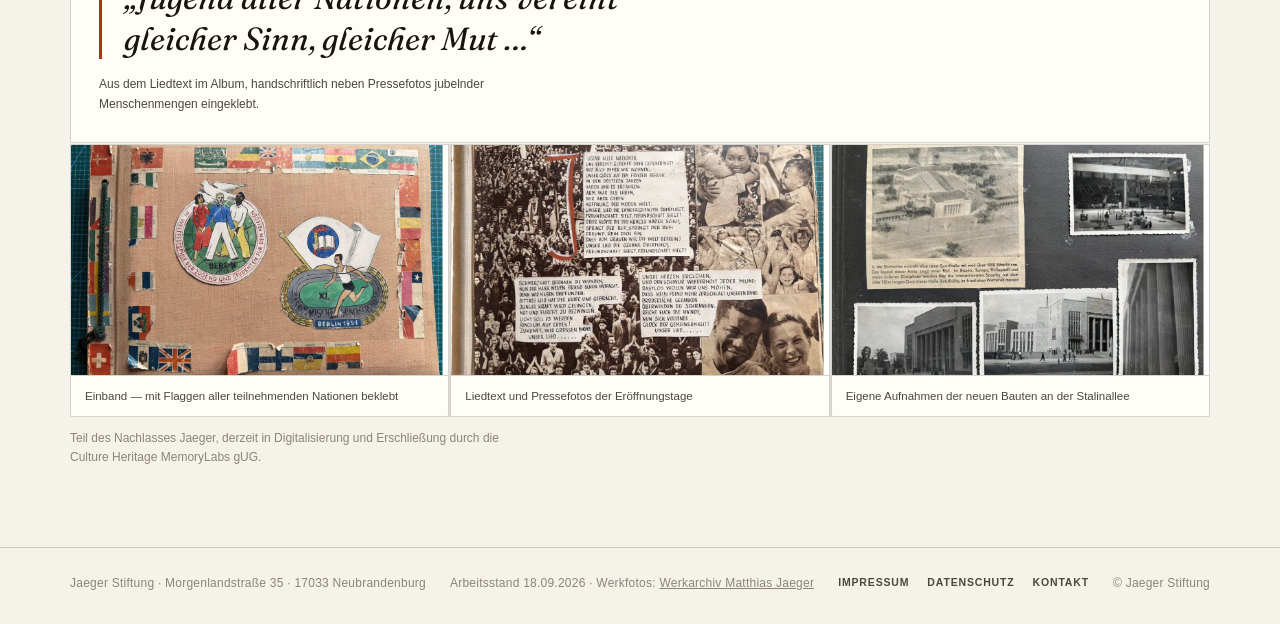
<file: familie.html>
<!doctype html>
<html lang="de">
<head>
<meta charset="utf-8">
<meta name="viewport" content="width=device-width,initial-scale=1,viewport-fit=cover">
<title>Familie – Jaeger Stiftung</title>
<meta name="description" content="Bauleute, Bildhauer, Dichter, Maler: die Familie Jaeger und die Linie Stein/Sternitzki mit vollständigem Stammbaum, 3D-Stammbaum, Weltkarte und Zeitleiste „Wer lebte wann?“.">
<meta property="og:type" content="website">
<meta property="og:site_name" content="Jaeger Stiftung">
<meta property="og:locale" content="de_DE">
<meta property="og:title" content="Familie – Jaeger Stiftung">
<meta property="og:description" content="Bauleute, Bildhauer, Dichter, Maler: die Familie Jaeger und die Linie Stein/Sternitzki mit vollständigem Stammbaum, 3D-Stammbaum, Weltkarte und Zeitleiste „Wer lebte wann?“.">
<meta property="og:image" content="https://aramradomski.github.io/J-gerstiftung/img/objekte/obj-buste-wilhelm-jaeger.jpg">
<meta name="twitter:card" content="summary_large_image">
<link rel="icon" type="image/png" href="img/allgemein/blob-92d0ca021faac3b33932c7e9d1f00b83.png">
<link rel="preconnect" href="https://fonts.googleapis.com">
<link rel="stylesheet" href="https://fonts.googleapis.com/css2?family=Fraunces:ital,opsz,wght@0,9..144,300..700;1,9..144,300..600&family=Bodoni+Moda:ital,opsz,wght@0,6..96,400..600;1,6..96,400..600&display=swap">
<link rel="stylesheet" href="assets/site.css">
<link rel="stylesheet" href="assets/chrome.css">
</head>
<body>
<a class="skip-link" href="#inhalt">Zum Inhalt springen</a>
<header class="site-head">
  <div class="site-head-in">
    <a class="site-brand" href="index.html"><img src="img/allgemein/blob-92d0ca021faac3b33932c7e9d1f00b83.png" alt="" width="30" height="30"><span>Jaeger <em>Stiftung</em></span></a>
    <button class="site-toggle" type="button" aria-expanded="false" aria-controls="site-nav"><i aria-hidden="true"></i>Menü</button>
    <nav class="site-nav" id="site-nav" aria-label="Hauptmenü">
      <ul class="site-menu">
        <li><a href="stiftung.html">Stiftung</a></li>
        <li><a href="geschichte.html">Geschichte</a></li>
        <li><a href="familie.html" aria-current="page">Familie</a></li>
        <li><a href="wilhelm-hans-jaeger.html">Wilhelm Hans Jaeger</a></li>
        <li><a href="matthias-jaeger.html">Matthias Jaeger</a></li>
        <li><a href="archiv.html">Archiv</a></li>
      </ul>
    </nav>
  </div>
</header>

<main class="wrap" id="inhalt">
  <section id="familie">
    <div class="eyebrow">Familie Jaeger</div>
    <h2>Bauleute, Bildhauer, Dichter, Maler</h2>
    <p class="lead">Die Familiengeschichte reicht rund 150 Jahre zurück – mit Bezügen zu Philipp Stein und Theodor Heuss, die Gegenstand der Provenienz- und Tiefenerschließung sind.</p>
    <p style="margin-top:18px"><a class="mj-link" href="wer-lebte-wann.html">Wer lebte wann? &middot; Lebenszeiten der Familie auf einer Zeitleiste →</a></p>

    <div class="gen">Gründergeneration</div>
    <div class="grid g3">
      <div class="person glass"><div class="name">Wilhelm Jaeger</div><div class="life">Gründer · 1880</div><div class="role">Baustoffunternehmer; gründete die Firma Wilh. Jaeger und 1912 die erste Familienstiftung.</div></div>
      <div class="person glass"><div class="name">Wilhelm Hans Jaeger</div><div class="life">1888 – 1979 · „Onkel Wim“</div><div class="role">Bildhauer und künstlerischer Leiter der Bauschmuckwerkstätten. Sein Mudder-Schulten-Brunnen steht unter Denkmalschutz.</div><a class="mj-link" href="wilhelm-hans-jaeger.html">Leben und Werk →</a></div>
      <div class="person glass"><div class="name">Erich Jaeger</div><div class="life">gest. 1943</div><div class="role">Familie und Firma.</div></div>
    </div>

    <div class="gen">Fundst&uuml;ck aus dem Nachlass</div>
    <div style="margin-top:1px">
      <figure class="busts glass">
        <div class="busts-row">
          <div class="bust"><img src="img/objekte/obj-buste-wilhelm-jaeger.jpg" alt="Bronzebüste Wilhelm Jaeger, frontal, auf Marmorsockel" loading="lazy" width="874" height="1552"><span>Wilhelm Jaeger</span></div>
          <div class="bust"><img src="img/objekte/obj-buste-philipp-stein.jpg" alt="Bronzebüste Prof. Dr. Philipp Stein, frontal, auf Marmorsockel" loading="lazy" width="874" height="1552"><span>Prof. Dr. Philipp Stein</span></div>
        </div>
        <figcaption><strong style="color:var(--ink)">Wilhelm Jaeger</strong> (Firmengr&uuml;nder, 1880) &amp; <strong style="color:var(--ink)">Prof. Dr. Philipp Stein</strong> (Schwiegervater Diethelm Jaegers) &mdash; beide Bronzeb&uuml;sten aus dem Familienbesitz, f&uuml;r die gemeinsame Ansicht farblich angeglichen.</figcaption></figure>
    </div>

    <div class="gen">Herkunft mütterlicherseits · die Linie Stein</div>
    <p style="font-size:13.5px;color:var(--ink-2);max-width:70ch;margin-bottom:1px">Ein handschriftliches genealogisches Werk (S. 227–238, samt Nachkommenschaftsblatt von 1975) verfolgt die mütterliche Abstammung lückenlos bis nach Schlesien zurück.</p>
    <ul class="list">
      <li><span>Christoph Sternicke <span class="muted">Freigärtner, Schön-Ellguth (Schlesien)</span></span><span>um 1705</span></li>
      <li><span>Johann Sternitzky <span class="muted">Kgl. Schmelzer, Münze Breslau</span></span><span>*1739</span></li>
      <li><span>Andreas Benjamin Sternitzki <span class="muted">⚭ Maria Dietz · Drechsler, Wiesbaden</span></span><span>1784 – 1851</span></li>
      <li><span>Sophie Sternitzki <span class="muted">⚭ Adolf Stein, Buchdrucker</span></span><span>1833 – 1915</span></li>
      <li><span>Prof. Dr. Philipp Stein <span class="muted">⚭ Emma Jüngst</span></span><span>1870 – 1932</span></li>
    </ul>

    <div class="gen">Geschwister der Großmutter Gertraud Stein</div>
    <p style="font-size:13.5px;color:var(--ink-2);max-width:70ch;margin-bottom:1px">Tanten und Onkel von Hellwart, Matthias und Heiner Jaeger, Kinder von Philipp Stein &amp; Emma Jüngst.</p>
    <div class="grid g3">
      <div class="person glass"><div class="name">Hilde Stein</div><div class="life">*1902</div><div class="role">⚭ Rolf Kadach, kinderlos.</div></div>
      <div class="person glass"><div class="name">Wilfried Stein</div><div class="life">*1906</div><div class="role">Dipl.-Ing., Direktor in Köln. ⚭ Edith Graff, 3 Kinder.</div></div>
      <div class="person glass"><div class="name">Helga Stein</div><div class="life">*1913</div><div class="role">⚭ Carl Jochen Brandt, Kaufmann München. 4 Kinder.</div></div>
    </div>

    <div class="gen">Mittlere Generation</div>
    <div class="grid g3">
      <div class="person glass"><div class="name">Diethelm Jaeger</div><div class="life">1916 – 1973</div><div class="role">Lyriker.</div></div>
      <div class="person glass"><div class="name">Gertraud Jaeger <span class="muted" style="font-size:.7em">geb. Stein</span></div><div class="life">1917 – 2009</div><div class="role">Grafikerin, Tochter von Prof. Dr. Philipp Stein.</div></div>
      <div class="person glass"><div class="name">Horst Jaeger</div><div class="life">1918 – 1961</div><div class="role">Familie und Firma.</div></div>
    </div>

    <div class="gen">Heute</div>
    <div class="grid g3">
      <div class="person glass"><div class="name">Hellwart Jaeger</div><div class="life">Stifter</div><div class="role">Dipl.-Ing. (FH), Neubrandenburg. Zieht sich auf eine Kontrollfunktion im Stiftungsrat zurück.</div></div>
      <div class="person glass"><div class="name">Matthias Jaeger</div><div class="life">23.08.1945 – 16.09.2014</div><div class="role">Maler und Grafiker. Sein künstlerischer Nachlass ist Kern des Werkarchivs.</div><a class="mj-link" href="https://bildstock.berlintapete.de/Culture-Heritage-MemoryLab/Jaegerworks/Matthias-Jaeger" target="_blank" rel="noopener">Werke im Bildarchiv ↗</a></div>
      <div class="person glass"><div class="name">Heiner Jaeger</div><div class="life">Bruder &middot; Nachlassverwalter</div><div class="role">Verwaltet die Werke von Matthias mit dem Recht, sie auszustellen und zu vermarkten.</div></div>
    </div>

    <div class="gen">Nächste Generation</div>
    <div class="grid g3">
      <div class="person glass"><div class="name">Helmut Jaeger</div><div class="life">*1982 &middot; Sohn von Hellwart</div></div>
      <div class="person glass"><div class="name">Paul &amp; Tilmann Jaeger</div><div class="life">Söhne von Matthias</div></div>
      <div class="person glass"><div class="name">Anton Jaeger</div><div class="life">*1999 &middot; Sohn von Heiner</div></div>
    </div>

    <details class="stb-wrap">
      <summary class="stb-toggle"><span>Vollständiger Stammbaum &middot; 5 Zweige, 231 Personen</span><span class="stb-arrow">&rsaquo;</span></summary>
      <div class="stb-body">
        <div class="stb-legend">
          <span><i class="lm"></i>Direkte Linie zu Hellwart / Matthias / Heiner Jaeger</span>
          <span><i class="lt"></i>Übrige Stein-Nachkommen (Vettern/Cousinen)</span>
          <span><i class="lf"></i>Zweige Wilhelm, Heinrich, Amalie &amp; Adolf Sternitzki</span>
        </div>

        <div class="stb-toc-panel">
          <button type="button" class="stb-toc-btn" id="stbTocBtn" aria-expanded="false" aria-controls="stbTocCollapse">
            <span class="stb-toc-dot"></span>
            <span id="stbTocBtnLabel">5 Zweige anzeigen</span>
            <span class="stb-toc-chev"></span>
          </button>
          <div class="stb-toc-collapse" id="stbTocCollapse">
            <div class="stb-toc">
              <a href="#z1">1. Wilhelm Sternitzki <span>1821&ndash;1869</span></a>
              <a href="#z2">2. Heinrich Sternitzki <span>1824&ndash;1893</span></a>
              <a href="#z3">3. Amalie Sternitzki <span>1828&ndash;1864 &middot; Port</span></a>
              <a href="#z4">4. Sophie Sternitzki <span>1833&ndash;1915 &middot; Stein, unsere Linie</span></a>
              <a href="#z5">5. Adolf Sternitzki <span>1838&ndash;1914 &middot; St. Petersburg</span></a>
            </div>
          </div>
        </div>

        <div class="stb-gen">Ursprung &mdash; Generationen V&ndash;III (um 1705&ndash;1820)</div>
        <ul class="ftree"><li><div class="stb-card main"><span class="stb-n">Christoph Sternicke</span> <span class="stb-d">um 1705</span><span class="stb-r">Freigärtner, Schön-Ellguth (Schlesien) · ⚭ Maria</span></div><ul class="ftree"><li><div class="stb-card main"><span class="stb-n">Johann Sternitzky</span> <span class="stb-d">*22.1.1739</span><span class="stb-r">Kgl. Schmelzer, Münze Breslau · ⚭ Maria Elisabeth Methmer · 9 Kinder</span></div><ul class="ftree"><li><div class="stb-card fern"><span class="stb-n">Anna Maria Elisabeth Sternitzky</span> <span class="stb-d">*26.1.1779, †1785</span></div></li><li><div class="stb-card fern"><span class="stb-n">Christian Leonhard Gottlob Sternitzky</span> <span class="stb-d">*17.9.1780</span></div></li><li><div class="stb-card fern"><span class="stb-n">Johann Heinrich Sternitzky</span> <span class="stb-d">*20.11.1782</span></div></li><li><div class="stb-card main"><span class="stb-n">Andreas Benjamin Sternitzki</span> <span class="stb-d">1784–1851</span><span class="stb-r">⚭ Maria Sophie Henriette Amalie Dietz (1796–1866) · Drechsler, Wiesbaden · 5 Kinder</span></div></li><li><div class="stb-card fern"><span class="stb-n">Susanne Catharina Sternitzky</span> <span class="stb-d">*2.2.1785</span></div></li><li><div class="stb-card fern"><span class="stb-n">Christian Sternitzky</span> <span class="stb-d">*6.1.1789</span><span class="stb-r">nach Nottaufe gestorben</span></div></li><li><div class="stb-card fern"><span class="stb-n">Maria Elisabeth Sternitzky</span> <span class="stb-d">*2.7.1790</span></div></li><li><div class="stb-card fern"><span class="stb-n">Johanna Maria Elisabeth Sternitzky</span> <span class="stb-d">1792–1805</span></div></li><li><div class="stb-card fern"><span class="stb-n">Wilhelm Sternitzky</span> <span class="stb-d">*16.11.1794</span></div></li></ul></li></ul></li></ul>

        <div class="stb-branch" id="z1">1. Wilhelm (Karl) Sternitzki</div>
        <div class="stb-branch" id="z2" style="margin-top:6px">2. Heinrich (Johann) Sternitzki</div>
        <div class="stb-branch" id="z3" style="margin-top:6px">3. Amalie (Elisabeth) Sternitzki</div>
        <div class="stb-branch" id="z4" style="margin-top:6px">4. Sophie (Elisabeth) Sternitzki &mdash; Stein</div>
        <div class="stb-branch" id="z5" style="margin-top:6px">5. Adolf (Friedrich) Sternitzki</div>
        <ul class="ftree"><li><div class="stb-card fern"><span class="stb-n">Wilhelm (Karl) Sternitzki</span> <span class="stb-d">1821–1869</span><span class="stb-r">Drechsler, Graveur, Photograph, Bad Ems · ⚭ Elisabeth Hofmann (†1878) · 3 Kinder</span></div><ul class="ftree"><li><div class="stb-card fern"><span class="stb-n">Adolf (Anton Benjamin) Sternitzki</span> <span class="stb-d">1846–1924</span><span class="stb-r">Photograph, Wolfenbüttel (1871) &amp; Braunschweig (1877) · 1.⚭ Louise Karoline Rudolff (†1884) · 2.⚭ Christine Helene Bock (1861–1901) · 6 Kinder, 1–3 Wolfenbüttel, 4–6 Braunschweig</span></div><ul class="ftree"><li><div class="stb-card fern"><span class="stb-n">Wilhelm Sternitzki</span> <span class="stb-d">1872–1942</span><span class="stb-r">⚭ Margarethe Reinicke (†1968), Gifhorn · 2 Kinder</span></div><ul class="ftree"><li><div class="stb-card fern"><span class="stb-n">Hildegard Sternitzki</span> <span class="stb-d">*1910</span><span class="stb-r">⚭ Walter Rage (gef. Russland 1943) · 2 Kinder</span></div><ul class="ftree"><li><div class="stb-card fern"><span class="stb-n">Heidrun Rage</span> <span class="stb-d">1941–1955</span></div></li><li><div class="stb-card fern"><span class="stb-n">Hans-Henning Rage</span> <span class="stb-d">*1944</span></div></li></ul></li><li><div class="stb-card fern"><span class="stb-n">Hans Adolf Sternitzki</span> <span class="stb-d">*1914</span><span class="stb-r">vermißt Russland 1941</span></div></li></ul></li><li><div class="stb-card fern"><span class="stb-n">Elsbeth Sternitzki</span> <span class="stb-d">1874–1932</span><span class="stb-r">gest. Frankfurt/Oder</span></div></li><li><div class="stb-card fern"><span class="stb-n">Margarethe Sternitzki</span> <span class="stb-d">1875–1962</span><span class="stb-r">Braunschweig</span></div></li><li><div class="stb-card fern"><span class="stb-n">Anna Sternitzki</span> <span class="stb-d">1878–1944</span><span class="stb-r">gest. Königslutter</span></div></li><li><div class="stb-card fern"><span class="stb-n">Adolf Sternitzki</span> <span class="stb-d">1882–1884</span></div></li><li><div class="stb-card fern"><span class="stb-n">Adolfine (Fini) Sternitzki</span> <span class="stb-d">*1886</span><span class="stb-r">Lehrerin, Braunschweig</span></div></li></ul></li><li><div class="stb-card fern"><span class="stb-n">Gustav (Heinrich Karl) Sternitzki</span> <span class="stb-d">*1847</span><span class="stb-r">Photograph in München(?) · ⚭ Else … · 1 Kind</span></div><ul class="ftree"><li><div class="stb-card fern"><span class="stb-n">Emma Sternitzki</span><span class="stb-r">⚭ … Unkauf · 2 Kinder</span></div><ul class="ftree"><li><div class="stb-card fern"><span class="stb-n">Sohn Unkauf</span><span class="stb-r">starb als Student</span></div></li><li><div class="stb-card fern"><span class="stb-n">Ella Unkauf</span><span class="stb-r">Lehrerin</span></div></li></ul></li></ul></li><li><div class="stb-card fern"><span class="stb-n">Karl (Franz) Sternitzki</span> <span class="stb-d">1849–1902</span><span class="stb-r">Konditor, Photograph — übernahm 1877 das Photogeschäft Wolfenbüttel vom Bruder · ⚭ Marie Massin (1857–1925) · 4 Kinder, Wolfenbüttel</span></div><ul class="ftree"><li><div class="stb-card fern"><span class="stb-n">Arthur Sternitzki</span> <span class="stb-d">1884–1940</span><span class="stb-r">Kaufmann, ledig</span></div></li><li><div class="stb-card fern"><span class="stb-n">Robert Sternitzki</span> <span class="stb-d">1886–1956</span><span class="stb-r">Kaufmann, ledig</span></div></li><li><div class="stb-card fern"><span class="stb-n">Paul Sternitzki</span> <span class="stb-d">1887–1915</span><span class="stb-r">gef. Rußland, cand.math.</span></div></li><li><div class="stb-card fern"><span class="stb-n">Karl Sternitzki</span> <span class="stb-d">1892–1938</span><span class="stb-r">Kunstmaler, ledig</span></div></li></ul></li></ul></li><li><div class="stb-card fern"><span class="stb-n">Heinrich (Johann) Sternitzki</span> <span class="stb-d">1824–1893</span><span class="stb-r">Tapezierer, Möbelhändler Wiesbaden, Geschworener · ⚭ Anna Maria Auguste French (†1871) · 4 Kinder, in Wiesbaden (nur 3 im Quellbuch namentlich geführt)</span></div><ul class="ftree"><li><div class="stb-card fern"><span class="stb-n">Louise (Sophie) Sternitzki</span> <span class="stb-d">1857–1930</span><span class="stb-r">⚭ Friedrich Hirsch (1851–1940) · 6 Kinder, Wi-Bierstadt</span></div><ul class="ftree"><li><div class="stb-card fern"><span class="stb-n">Minna Hirsch</span> <span class="stb-d">*1878</span><span class="stb-r">⚭ Wilhelm Vonhausen · keine Kinder</span></div></li><li><div class="stb-card fern"><span class="stb-n">Karl Hirsch</span> <span class="stb-d">*1881</span><span class="stb-r">Landwirt, Niederhausen · ⚭ Johanna Müller · 4 Kinder</span></div><ul class="ftree"><li><div class="stb-card fern"><span class="stb-n">Walter Hirsch</span> <span class="stb-d">*1907</span><span class="stb-r">Diplomgärtner · ⚭ Irmgard Roediger (1.Ehe) · 2.⚭ Günter Bertling</span></div><ul class="ftree"><li><div class="stb-card fern"><span class="stb-n">Waltraud Hirsch</span> <span class="stb-d">*1940</span></div></li><li><div class="stb-card fern"><span class="stb-n">Wolf-Dieter Hirsch</span> <span class="stb-d">*1942, Dipl.-Ing.</span></div></li><li><div class="stb-card fern"><span class="stb-n">Monika Hirsch</span> <span class="stb-d">*1943</span></div></li></ul></li><li><div class="stb-card fern"><span class="stb-n">Werner Hirsch</span> <span class="stb-d">*1908</span><span class="stb-r">staatl. gepr. Landwirt · ⚭ Margret Wefelscheid, Niederhausen</span></div><ul class="ftree"><li><div class="stb-card fern"><span class="stb-n">Hiltrud Hirsch</span> <span class="stb-d">*1940</span><span class="stb-r">Kindergärtnerin · ⚭ Horst Brandel</span></div><ul class="ftree"><li><div class="stb-card fern"><span class="stb-n">Sebastian Brandel</span></div></li><li><div class="stb-card fern"><span class="stb-n">Tobias Brandel</span></div></li></ul></li><li><div class="stb-card fern"><span class="stb-n">Ulrike Hirsch</span> <span class="stb-d">*1942</span><span class="stb-r">Lehrerin · ⚭ Hartmut Amberger</span></div><ul class="ftree"><li><div class="stb-card fern"><span class="stb-n">Stephanie Amberger</span></div></li></ul></li><li><div class="stb-card fern"><span class="stb-n">Hans Peter Hirsch</span> <span class="stb-d">*1943</span><span class="stb-r">Landwirt · ⚭ Renate Döring</span></div><ul class="ftree"><li><div class="stb-card fern"><span class="stb-n">Lukas Hirsch</span></div></li></ul></li></ul></li><li><div class="stb-card fern"><span class="stb-n">Ilse Hirsch</span> <span class="stb-d">*1910</span><span class="stb-r">Apothekerin · ⚭ Joseph Schmitt · keine Kinder</span></div></li><li><div class="stb-card fern"><span class="stb-n">Lore Hirsch</span> <span class="stb-d">*1921</span><span class="stb-r">⚭ Reinhold Bosies, Oberamtsrat</span></div></li></ul></li><li><div class="stb-card fern"><span class="stb-n">Julie Hirsch</span> <span class="stb-d">*1882</span><span class="stb-r">⚭ Wilhelm Trull, Kaufmann Berlin</span></div><ul class="ftree"><li><div class="stb-card fern"><span class="stb-n">Johanna-Hanni Trull</span> <span class="stb-d">*1912</span><span class="stb-r">⚭ Georg Müller</span></div><ul class="ftree"><li><div class="stb-card fern"><span class="stb-n">Horst Müller</span></div></li></ul></li><li><div class="stb-card fern"><span class="stb-n">Charlotte (Lotti) Trull</span> <span class="stb-d">*1913</span><span class="stb-r">Kindergärtnerin · ⚭ Folkert Müller, Pfarrer</span></div></li></ul></li><li><div class="stb-card fern"><span class="stb-n">Elisabeth Hirsch</span> <span class="stb-d">*1884</span><span class="stb-r">Kfm. Angestellte · ⚭ Karl Stock, Kaufmann</span></div><ul class="ftree"><li><div class="stb-card fern"><span class="stb-n">Anneliese Stock</span> <span class="stb-d">*1920</span><span class="stb-r">⚭ Herbert Seidel</span></div><ul class="ftree"><li><div class="stb-card fern"><span class="stb-n">Monika Seidel</span></div></li></ul></li></ul></li><li><div class="stb-card fern"><span class="stb-n">Wilhelm Hirsch</span> <span class="stb-d">*1887</span><span class="stb-r">Gartenarchitekt, Aukam · ⚭ Anna Hahn</span></div><ul class="ftree"><li><div class="stb-card fern"><span class="stb-n">Marianne Hirsch</span> <span class="stb-d">*1918, Schneidermeisterin</span></div></li></ul></li><li><div class="stb-card fern"><span class="stb-n">Gustav Hirsch</span> <span class="stb-d">*1899</span><span class="stb-r">Oberbaurat Freiburg · ⚭ Eva Blaschke · keine Kinder</span></div></li></ul></li><li><div class="stb-card fern"><span class="stb-n">Julie Sternitzki</span> <span class="stb-d">*1860</span><span class="stb-r">⚭ Eduard Simon, Obergärtner</span></div><ul class="ftree"><li><div class="stb-card fern"><span class="stb-n">Willi Simon</span> <span class="stb-d">*1884</span><span class="stb-r">⚭ Frieda Rus, Pforzheim</span></div><ul class="ftree"><li><div class="stb-card fern"><span class="stb-n">Anna Simon</span> <span class="stb-d">*1912, gef. München 1945</span></div></li><li><div class="stb-card fern"><span class="stb-n">Mathilde Simon</span> <span class="stb-d">*1915</span><span class="stb-r">⚭ Gerhard Fischer, Reichsbankinspektor · keine Kinder</span></div></li><li><div class="stb-card fern"><span class="stb-n">Heinz Simon</span> <span class="stb-d">*1918, Oberlehrer</span><span class="stb-r">⚭ Cläre Hammer · keine Kinder</span></div></li></ul></li></ul></li><li><div class="stb-card fern"><span class="stb-n">Wilhelm (Friedrich Adolf) Sternitzki</span> <span class="stb-d">*1863</span><span class="stb-r">Möbelhändler · 1.⚭ Wilhelmine Gaab · 2.⚭ Auguste Müller</span></div><ul class="ftree"><li><div class="stb-card fern"><span class="stb-n">Wilhelmine Sternitzki</span> <span class="stb-d">*1888</span></div></li><li><div class="stb-card fern"><span class="stb-n">Luise Christiane Antonie Sternitzki</span> <span class="stb-d">*1895</span><span class="stb-r">1.⚭ Karl Lendle, Bankbeamter · 2.⚭ Karl Schneider</span></div><ul class="ftree"><li><div class="stb-card fern"><span class="stb-n">Ilse Lendle</span> <span class="stb-d">*1919, Malerin</span><span class="stb-r">⚭ Kurt Pedell · keine Kinder</span></div></li><li><div class="stb-card fern"><span class="stb-n">Gisela Lendle</span> <span class="stb-d">*1922</span><span class="stb-r">⚭ Günther Schmidt, Kaufmann</span></div><ul class="ftree"><li><div class="stb-card fern"><span class="stb-n">Ingrid Schmidt</span> <span class="stb-d">*1944</span><span class="stb-r">⚭ Donald Sinclair Day</span></div><ul class="ftree"><li><div class="stb-card fern"><span class="stb-n">Andrew Jan Day</span></div></li></ul></li><li><div class="stb-card fern"><span class="stb-n">Wolfgang Schmidt</span> <span class="stb-d">*1947</span></div></li><li><div class="stb-card fern"><span class="stb-n">Peter Schmidt</span> <span class="stb-d">*1949</span></div></li></ul></li></ul></li><li><div class="stb-card fern"><span class="stb-n">Heinrich Christian Ernst Sternitzki</span> <span class="stb-d">*1896</span><span class="stb-r">Kaufmann · ⚭ Paula Springer · keine Kinder</span></div></li></ul></li></ul></li><li><div class="stb-card fern"><span class="stb-n">Amalie (Elisabeth) Sternitzki</span> <span class="stb-d">1828–1864</span><span class="stb-r">⚭ Joseph Port (1827–1904), Kreissekretär a.D., Kanzleirat · 5 Kinder</span></div><ul class="ftree"><li><div class="stb-card fern"><span class="stb-n">Adolph (Georg) Port</span> <span class="stb-d">*1854</span><span class="stb-r">Kaufmann in Moskau · ⚭ Fanni Doll</span></div><ul class="ftree"><li><div class="stb-card fern"><span class="stb-n">Gertrud Port</span> <span class="stb-d">*1898</span></div></li><li><div class="stb-card fern"><span class="stb-n">Adolf (Ado) Port</span> <span class="stb-d">*1900</span><span class="stb-r">Ingenieur, Swerdlowsk · ⚭ Katharina Waganowa</span></div><ul class="ftree"><li><div class="stb-card fern"><span class="stb-n">Katharina Port</span> <span class="stb-d">*1938</span></div></li></ul></li><li><div class="stb-card fern"><span class="stb-n">Ernst Port</span> <span class="stb-d">*1901, †1943 Kasachstan (Dienstpflichtiger)</span></div></li></ul></li><li><div class="stb-card fern"><span class="stb-n">Moritz Port</span> <span class="stb-d">1855–1892, Bankbeamter</span></div></li><li><div class="stb-card fern"><span class="stb-n">Josephine Port</span> <span class="stb-d">1860–1939</span><span class="stb-r">1.⚭ August Herber (†1901) · Kassierer, Höchst/Main</span></div><ul class="ftree"><li><div class="stb-card fern"><span class="stb-n">Emmi Scheuermann</span> <span class="stb-d">*1881</span><span class="stb-r">⚭ August Gundlach, Kaufmann Bingen</span></div><ul class="ftree"><li><div class="stb-card fern"><span class="stb-n">Herbert Gundlach</span> <span class="stb-d">*um 1922</span></div></li></ul></li><li><div class="stb-card fern"><span class="stb-n">Luise Scheuermann</span> <span class="stb-d">1883–1942</span><span class="stb-r">1.⚭ Gottfried Cade · 2.⚭ Dr. Eugen Jagsch, Zahnarzt Wiesbaden</span></div><ul class="ftree"><li><div class="stb-card fern"><span class="stb-n">Hermann Cade</span> <span class="stb-d">*1908</span><span class="stb-r">Bauingenieur · ⚭ Margarethe Saar</span></div><ul class="ftree"><li><div class="stb-card fern"><span class="stb-n">Peter Cade</span> <span class="stb-d">*1939</span></div></li></ul></li><li><div class="stb-card fern"><span class="stb-n">Werner Jagsch</span> <span class="stb-d">1914–1963</span><span class="stb-r">Dr.med.dent., Wiesbaden · 1.⚭ Diez (3 Söhne, Alfred Fuhrig) · 2.⚭ Wilhelma Thielemann</span></div></li><li><div class="stb-card fern"><span class="stb-n">Ruth Jagsch</span> <span class="stb-d">1916–1955</span><span class="stb-r">⚭ Werner Teschner · 2.⚭ Emmi Auler</span></div><ul class="ftree"><li><div class="stb-card fern"><span class="stb-n">Rainer Teschner</span> <span class="stb-d">*1958</span></div></li><li><div class="stb-card fern"><span class="stb-n">Helga Teschner</span> <span class="stb-d">*1943, Sekretärin</span><span class="stb-r">⚭ Vincenzo Casaccia, Bundesbahnangestellter</span></div><ul class="ftree"><li><div class="stb-card fern"><span class="stb-n">Marco Casaccia</span></div></li><li><div class="stb-card fern"><span class="stb-n">Alexandra Casaccia</span></div></li><li><div class="stb-card fern"><span class="stb-n">Marcella Casaccia</span></div></li></ul></li><li><div class="stb-card fern"><span class="stb-n">Christel Teschner</span> <span class="stb-d">*1946, Sekretärin</span><span class="stb-r">⚭ Werner Bücher, Polier</span></div><ul class="ftree"><li><div class="stb-card fern"><span class="stb-n">Thomas Bücher</span></div></li></ul></li><li><div class="stb-card fern"><span class="stb-n">Ellen Teschner</span> <span class="stb-d">*1948, kfm. Angestellte</span><span class="stb-r">⚭ Arno Braun, Buchhalter</span></div><ul class="ftree"><li><div class="stb-card fern"><span class="stb-n">Sabine Braun</span></div></li></ul></li></ul></li></ul></li></ul></li><li><div class="stb-card fern"><span class="stb-n">Heinrich (Wilhelm) Port</span> <span class="stb-d">1862–1947, Apotheker, Generalagent</span><span class="stb-r">⚭ Maria Ruhl (†1936) · 3 Kinder</span></div><ul class="ftree"><li><div class="stb-card fern"><span class="stb-n">Hermann Port</span> <span class="stb-d">*1898, Dr.rer.pol., Dozent Königsberg</span><span class="stb-r">⚭ Brigitte Fieberg · 5 Kinder</span></div><ul class="ftree"><li><div class="stb-card fern"><span class="stb-n">Gisela Port</span> <span class="stb-d">*1929, Dipl.-Kauffrau</span><span class="stb-r">⚭ Hans Hüning, Dr.rer.pol., Direktor Düsseldorf</span></div><ul class="ftree"><li><div class="stb-card fern"><span class="stb-n">Eckehard Hüning</span></div></li><li><div class="stb-card fern"><span class="stb-n">Ulrich Hüning</span></div></li></ul></li><li><div class="stb-card fern"><span class="stb-n">Johannes Port</span> <span class="stb-d">*1932, Jurist, Reg.-Dir.</span><span class="stb-r">⚭ Eva Schnell, Lehrerin Köln</span></div><ul class="ftree"><li><div class="stb-card fern"><span class="stb-n">Michael Port</span></div></li><li><div class="stb-card fern"><span class="stb-n">Ursula Port</span></div></li><li><div class="stb-card fern"><span class="stb-n">Andreas Port</span></div></li></ul></li><li><div class="stb-card fern"><span class="stb-n">Regine Port</span> <span class="stb-d">*1937, Apothekerin</span><span class="stb-r">⚭ Bruno Claßen, Jurist, Oberpostrat Siegen</span></div><ul class="ftree"><li><div class="stb-card fern"><span class="stb-n">Hildegard Claßen</span></div></li><li><div class="stb-card fern"><span class="stb-n">Peter Claßen</span></div></li></ul></li><li><div class="stb-card fern"><span class="stb-n">Rüdiger Port</span> <span class="stb-d">*1944, Arzt</span></div></li><li><div class="stb-card fern"><span class="stb-n">Eberhard Port</span> <span class="stb-d">*1944, cand.arch.</span></div></li></ul></li><li><div class="stb-card fern"><span class="stb-n">Hans Port</span> <span class="stb-d">*1900, Dipl.-Landwirt, Oberlandwirtschaftsrat</span><span class="stb-r">⚭ Hildegard-Agnes Sante, Lehrerin · keine Kinder</span></div></li><li><div class="stb-card fern"><span class="stb-n">Käte Port</span> <span class="stb-d">*1904, Gymnastiklehrerin</span></div></li></ul></li><li><div class="stb-card fern"><span class="stb-n">Hermann (Gustav Nikolaus) Port</span> <span class="stb-d">1864–1929, Gymnasialprofessor Fulda</span><span class="stb-r">⚭ Karoline verw. Haas · 4 Kinder</span></div><ul class="ftree"><li><div class="stb-card fern"><span class="stb-n">Walter Port</span> <span class="stb-d">*1894, gef. Merville 1918, stud.phil.</span></div></li><li><div class="stb-card fern"><span class="stb-n">Helene Port</span> <span class="stb-d">*1896, †1943</span><span class="stb-r">⚭ Hugo Hartmann, Bankbeamter Fulda</span></div><ul class="ftree"><li><div class="stb-card fern"><span class="stb-n">Hans-Joachim Hartmann</span> <span class="stb-d">*1924</span><span class="stb-r">Meister der Funktechnik · ⚭ Doris verw. Kattner · keine Kinder</span></div></li><li><div class="stb-card fern"><span class="stb-n">Marianne Hartmann</span> <span class="stb-d">*1929, Grafikdesignerin</span><span class="stb-r">⚭ Bernhard Johannes, Grafikdesigner</span></div><ul class="ftree"><li><div class="stb-card fern"><span class="stb-n">Iris Johannes</span></div></li></ul></li></ul></li><li><div class="stb-card fern"><span class="stb-n">Heinrich (Heinz) Port</span> <span class="stb-d">*1898, Dr.med.dent. Bad Orb</span><span class="stb-r">1.⚭ Auguste Maria Schwarz · 2.⚭ Henriette (Henny) Grau · 3 Kinder</span></div><ul class="ftree"><li><div class="stb-card fern"><span class="stb-n">Walter Oskar Port</span> <span class="stb-d">*1926, Dr.med.dent.</span><span class="stb-r">⚭ Margaretha Uhl</span></div><ul class="ftree"><li><div class="stb-card fern"><span class="stb-n">Christine Port</span></div></li></ul></li><li><div class="stb-card fern"><span class="stb-n">Marlene Port</span> <span class="stb-d">*1928</span><span class="stb-r">⚭ Paul Köhli, Ingenieur Bern</span></div><ul class="ftree"><li><div class="stb-card fern"><span class="stb-n">Brigitte Köhli</span></div></li><li><div class="stb-card fern"><span class="stb-n">Kathrin Köhli</span></div></li><li><div class="stb-card fern"><span class="stb-n">Markus Köhli</span></div></li></ul></li><li><div class="stb-card fern"><span class="stb-n">Ernst Vollrad Port</span> <span class="stb-d">*1937, Kaufmann Bad Orb</span><span class="stb-r">1.⚭ Johanna Gruber · 2.⚭ Barbara Johannes/Langenselbold</span></div><ul class="ftree"><li><div class="stb-card fern"><span class="stb-n">Ivonne Port</span></div></li><li><div class="stb-card fern"><span class="stb-n">Oliver Port</span></div></li><li><div class="stb-card fern"><span class="stb-n">Sven Port</span></div></li></ul></li></ul></li><li><div class="stb-card fern"><span class="stb-n">Josephine (Fifi) Port</span> <span class="stb-d">1901–1941</span></div></li></ul></li></ul></li><li><div class="stb-card main"><span class="stb-n">Sophie (Elisabeth) Sternitzki</span> <span class="stb-d">1833–1915</span><span class="stb-r">⚭ Adolf Stein (1827–1899), Buchdrucker Frankfurt/M · 8 Kinder</span></div><ul class="ftree"><li><div class="stb-card tante"><span class="stb-n">Adolfine Stein</span> <span class="stb-d">*1854</span><span class="stb-r">⚭ Reinhold Schraps, Rechtsanwalt</span></div><ul class="ftree"><li><div class="stb-card tante"><span class="stb-n">Siegfried Schraps</span> <span class="stb-d">*1875</span><span class="stb-r">⚭ Maria Friederike Mätzke</span></div><ul class="ftree"><li><div class="stb-card fern"><span class="stb-n">Isolde Schraps</span> <span class="stb-d">*1907, †1944?</span></div></li></ul></li></ul></li><li><div class="stb-card tante"><span class="stb-n">Elisabeth (Helene Johanna) Stein</span> <span class="stb-d">*1856, †um 1915, Journalist</span></div></li><li><div class="stb-card tante"><span class="stb-n">Adolf (Wilhelm) Stein</span> <span class="stb-d">*1856</span><span class="stb-r">Dr.jur., Rechtsanwalt Frankfurt · ⚭ Luise Schwab</span></div><ul class="ftree"><li><div class="stb-card fern"><span class="stb-n">Herbert Stein</span> <span class="stb-d">*1888, Dr.jur., Rechtsanwalt</span><span class="stb-r">⚭ Erna Witt · keine Kinder</span></div></li><li><div class="stb-card tante"><span class="stb-n">Maria Erna Stein</span> <span class="stb-d">*1891</span><span class="stb-r">⚭ Helmut Kircher, Fabrikant</span></div><ul class="ftree"><li><div class="stb-card fern"><span class="stb-n">Maria Luise Kircher</span> <span class="stb-d">*1921</span></div></li></ul></li></ul></li><li><div class="stb-card tante"><span class="stb-n">Gustav (Friedrich Karl) Stein</span> <span class="stb-d">1860–1945, Dr.phil., Syndikus</span><span class="stb-r">⚭ Helene Kattwinkel</span></div><ul class="ftree"><li><div class="stb-card tante"><span class="stb-n">Friedrich (Karl Georg) Stein</span> <span class="stb-d">*1901, Kaufmann Duisburg</span><span class="stb-r">⚭ Elfriede Laupenmühlen</span></div><ul class="ftree"><li><div class="stb-card fern"><span class="stb-n">Barbara Stein</span></div></li></ul></li><li><div class="stb-card tante"><span class="stb-n">Gustav (Eugen) Stein</span> <span class="stb-d">1903–1975, Rechtsanwalt, Professor</span><span class="stb-r">⚭ Ruth Immelen</span></div><ul class="ftree"><li><div class="stb-card tante"><span class="stb-n">Nanni Stein</span> <span class="stb-d">*um 1946 (adoptiert)</span><span class="stb-r">⚭ Kaj Burchardi</span></div><ul class="ftree"><li><div class="stb-card fern"><span class="stb-n">Astrid Burchardi</span></div></li><li><div class="stb-card fern"><span class="stb-n">Julie Burchardi</span></div></li></ul></li></ul></li></ul></li><li><div class="stb-card tante"><span class="stb-n">Hedwig (Amalie) Stein</span> <span class="stb-d">1862–1931</span><span class="stb-r">⚭ Max Goldschmidt (1847–1885), Kaufmann Frankfurt</span></div><ul class="ftree"><li><div class="stb-card tante"><span class="stb-n">Heinz (Gustav) Goldschmidt</span> <span class="stb-d">1888–1958, Jurist, Min.-Rat Bonn</span><span class="stb-r">⚭ Gertrud Leymann</span></div><ul class="ftree"><li><div class="stb-card tante"><span class="stb-n">Inge Goldschmidt</span> <span class="stb-d">*1919</span><span class="stb-r">⚭ Herbert Knolle, Dr.rer.pol., Min.-Direktor</span></div><ul class="ftree"><li><div class="stb-card fern"><span class="stb-n">Marga Knolle</span></div></li><li><div class="stb-card fern"><span class="stb-n">Klaus Knolle</span></div></li></ul></li><li><div class="stb-card fern"><span class="stb-n">Rolf Goldschmidt</span> <span class="stb-d">*1922, Dr.rer.pol., Min.-Rat Stuttgart</span><span class="stb-r">⚭ Brigitte Bauer</span></div></li></ul></li><li><div class="stb-card tante"><span class="stb-n">Adolf (Wilhelm) Goldschmidt</span> <span class="stb-d">*1890, Kaufmann Frankfurt</span><span class="stb-r">⚭ Susi Schwarz</span></div><ul class="ftree"><li><div class="stb-card tante"><span class="stb-n">Werner Goldschmidt</span> <span class="stb-d">*1924</span><span class="stb-r">⚭ Ruth Mayerhofer, New York</span></div><ul class="ftree"><li><div class="stb-card fern"><span class="stb-n">Stephan Goldschmidt</span></div></li><li><div class="stb-card fern"><span class="stb-n">Barbara Goldschmidt</span></div></li></ul></li></ul></li><li><div class="stb-card fern"><span class="stb-n">Friedrich Goldschmidt</span> <span class="stb-d">*1897, gef. Frankreich 1917</span></div></li></ul></li><li><div class="stb-card tante"><span class="stb-n">Amalie (Amelie/Luise) Stein</span> <span class="stb-d">*1872, Oberinspektorin</span></div></li><li><div class="stb-card tante"><span class="stb-n">Sophie (Henriette) Stein</span> <span class="stb-d">*1872, Fotografin</span><span class="stb-r">⚭ Paul Schäfer, Fotograf Elberfeld</span></div><ul class="ftree"><li><div class="stb-card tante"><span class="stb-n">Lilli Schäfer</span> <span class="stb-d">*1896</span><span class="stb-r">⚭ Wilhelm Röth, Rektor Elberfeld</span></div><ul class="ftree"><li><div class="stb-card tante"><span class="stb-n">Hans Herbert Röth</span> <span class="stb-d">*1923, Oberstudienrat</span><span class="stb-r">⚭ Marga Langen, Dortmund</span></div><ul class="ftree"><li><div class="stb-card fern"><span class="stb-n">Hans Werner Röth</span></div></li><li><div class="stb-card fern"><span class="stb-n">Wilfried Röth</span></div></li></ul></li><li><div class="stb-card tante"><span class="stb-n">Horst Röth</span> <span class="stb-d">*1926, Dipl.-Ing., Professor</span><span class="stb-r">⚭ Gertrud Langen (Schwester der Vorerwähnten)</span></div><ul class="ftree"><li><div class="stb-card fern"><span class="stb-n">Claus Dieter Röth</span></div></li><li><div class="stb-card fern"><span class="stb-n">Bärbel Röth</span></div></li><li><div class="stb-card fern"><span class="stb-n">Gitta Röth</span></div></li><li><div class="stb-card fern"><span class="stb-n">Harald Röth</span></div></li></ul></li></ul></li><li><div class="stb-card tante"><span class="stb-n">Anna Schäfer</span> <span class="stb-d">*1901</span><span class="stb-r">⚭ Hans Butterweck, Gewerbeschuldirektor Gevelsberg</span></div><ul class="ftree"><li><div class="stb-card tante"><span class="stb-n">Hans Jürgen Butterweck</span> <span class="stb-d">*1932, Dr.-Ing., Professor</span><span class="stb-r">⚭ Hanne Bachmann</span></div><ul class="ftree"><li><div class="stb-card fern"><span class="stb-n">Ute Butterweck</span></div></li><li><div class="stb-card fern"><span class="stb-n">Christoff Butterweck</span></div></li></ul></li><li><div class="stb-card fern"><span class="stb-n">Edelgard Butterweck</span> <span class="stb-d">*1935</span></div></li></ul></li></ul></li><li><div class="stb-card main"><span class="stb-n">Philipp (Arthur) Stein</span> <span class="stb-d">1870–1932, Dr.phil., Professor</span><span class="stb-r">⚭ Emma Jüngst (1877–1963) · 4 Kinder, Frankfurt/M</span></div><ul class="ftree"><li><div class="stb-card tante"><span class="stb-n">Hilde Stein</span> <span class="stb-d">*1902</span><span class="stb-r">⚭ Rolf Kadach · kinderlos</span></div></li><li><div class="stb-card tante"><span class="stb-n">Wilfried (Benno Heinz) Stein</span> <span class="stb-d">*1906, Dipl.-Ing., Direktor Köln</span><span class="stb-r">⚭ Edith Graff</span></div><ul class="ftree"><li><div class="stb-card fern"><span class="stb-n">Wolfgang Stein</span> <span class="stb-d">*1936, Kaufmann</span></div></li><li><div class="stb-card tante"><span class="stb-n">Brigitte Stein</span> <span class="stb-d">*1941, Lehrerin</span><span class="stb-r">⚭ Werner Schmitz, Jurist ORR Köln</span></div><ul class="ftree"><li><div class="stb-card fern"><span class="stb-n">Andreas Schmitz</span></div></li><li><div class="stb-card fern"><span class="stb-n">Thomas Schmitz</span></div></li></ul></li><li><div class="stb-card fern"><span class="stb-n">Gisela Stein</span> <span class="stb-d">*1947, Rechtspflegerin</span><span class="stb-r">⚭ Paul Jacob, Staatsanwalt München</span></div></li></ul></li><li><div class="stb-card tante"><span class="stb-n">Helga (Maria Sophie) Stein</span> <span class="stb-d">*1913</span><span class="stb-r">⚭ Carl Jochen Brandt, Kaufmann München</span></div><ul class="ftree"><li><div class="stb-card tante"><span class="stb-n">Carl Jürgen Brandt</span> <span class="stb-d">1935–1973, Rechtsanwalt</span><span class="stb-r">⚭ Brigitte Dohrmann</span></div><ul class="ftree"><li><div class="stb-card fern"><span class="stb-n">Carl Jörg Brandt</span></div></li><li><div class="stb-card fern"><span class="stb-n">Dirk Brandt</span></div></li><li><div class="stb-card fern"><span class="stb-n">Jochen Brandt</span></div></li></ul></li><li><div class="stb-card tante"><span class="stb-n">Bärbel Brandt</span> <span class="stb-d">*1940</span><span class="stb-r">⚭ Ludolph Hoesch</span></div><ul class="ftree"><li><div class="stb-card fern"><span class="stb-n">Sabine Hoesch</span></div></li></ul></li><li><div class="stb-card tante"><span class="stb-n">Bernd-Axel Brandt</span> <span class="stb-d">*1942, Bankdirektor London</span><span class="stb-r">⚭ Margret Mäckelmann</span></div><ul class="ftree"><li><div class="stb-card fern"><span class="stb-n">Carl Axel Brandt</span></div></li></ul></li><li><div class="stb-card fern"><span class="stb-n">Angelika Brandt</span> <span class="stb-d">*1946, Dipl.-Psych.</span></div></li></ul></li><li><div class="stb-card main"><span class="stb-n">Gertraude (Hedwig Anna) Stein</span> <span class="stb-d">*1917</span><span class="stb-r">⚭ Diethelm Jaeger (1916–1973), Kaufmann Neubrandenburg</span></div><ul class="ftree"><li><div class="stb-card main"><span class="stb-n">Hellwart Jaeger</span> <span class="stb-d">*7.10.1943</span><span class="stb-r">Bauingenieur · Stifter der Jaeger Stiftung</span></div><ul class="ftree"><li><div class="stb-card main"><span class="stb-n">Helmut Jaeger</span> <span class="stb-d">*12.2.1982</span><span class="stb-r">Sohn, Vorsorgebevollmächtigter (Quelle: Stiftungsunterlagen)</span></div></li></ul></li><li><div class="stb-card main"><span class="stb-n">Matthias Jaeger</span> <span class="stb-d">1945–2014, akad. Kunstmaler</span></div><ul class="ftree"><li><div class="stb-card main"><span class="stb-n">Paul Jaeger</span><span class="stb-r">Sohn (Quelle: Stiftungsunterlagen)</span></div></li><li><div class="stb-card main"><span class="stb-n">Tilmann Jaeger</span><span class="stb-r">Sohn (Quelle: Stiftungsunterlagen)</span></div></li></ul></li><li><div class="stb-card main"><span class="stb-n">Heiner Jaeger</span> <span class="stb-d">*12.6.1962</span></div><ul class="ftree"><li><div class="stb-card main"><span class="stb-n">Anton Jaeger</span> <span class="stb-d">*4.5.1999</span><span class="stb-r">Sohn, potenzieller Nacherbe (Quelle: Stiftungsunterlagen)</span></div></li></ul></li></ul></li></ul></li></ul></li><li><div class="stb-card fern"><span class="stb-n">Adolf (Friedrich) Sternitzki</span> <span class="stb-d">1838–1914</span><span class="stb-r">Kaufmann in St. Petersburg, eingeäschert Mainz 1914 · ⚭ (Louise) Wilhelmine (Henriette) Marx · 8 Kinder</span></div><ul class="ftree"><li><div class="stb-card fern"><span class="stb-n">Ludwig Sternitzki</span> <span class="stb-d">1865–1926, Pianist</span></div></li><li><div class="stb-card fern"><span class="stb-n">Fritz Sternitzki</span> <span class="stb-d">1867–1929, Kaufmann, „erblich ehrenwerter Bürger“ St. Petersburg</span><span class="stb-r">⚭ Fanni Mielck</span></div><ul class="ftree"><li><div class="stb-card fern"><span class="stb-n">Ilse Adelheid Adolfine Sternitzki</span> <span class="stb-d">*1898, †nach 1917 (Warschau)</span></div></li><li><div class="stb-card fern"><span class="stb-n">Alice Alexandrine Bernhardine Sternitzki</span> <span class="stb-d">*1905, Stadtsekretärin</span></div></li></ul></li><li><div class="stb-card fern"><span class="stb-n">Hermann Sternitzki</span> <span class="stb-d">1869–1972, Dr. Chemiker Berlin</span><span class="stb-r">⚭ Ada Fey · keine Kinder</span></div></li><li><div class="stb-card fern"><span class="stb-n">Luise Sternitzki</span> <span class="stb-d">*1871</span><span class="stb-r">⚭ Alfred Gerwig (†1915, auf der Flucht aus Russland) · 5 Kinder, St.Petersburg</span></div><ul class="ftree"><li><div class="stb-card fern"><span class="stb-n">Alfred Gerwig</span> <span class="stb-d">1898–1921, gest. St. Blasien</span></div></li><li><div class="stb-card fern"><span class="stb-n">Vera Gerwig</span> <span class="stb-d">1900–1942</span><span class="stb-r">⚭ Paul Scheer, Kaufmann · keine Kinder</span></div></li><li><div class="stb-card fern"><span class="stb-n">Alice Gerwig</span> <span class="stb-d">*1903</span></div></li><li><div class="stb-card fern"><span class="stb-n">Irene Gerwig</span> <span class="stb-d">*1905</span><span class="stb-r">⚭ H. Doerner, Dr.jur.</span></div><ul class="ftree"><li><div class="stb-card fern"><span class="stb-n">Dieter Doerner</span></div></li><li><div class="stb-card fern"><span class="stb-n">Jürgen Doerner</span></div></li><li><div class="stb-card fern"><span class="stb-n">Barbara Doerner</span></div></li></ul></li><li><div class="stb-card fern"><span class="stb-n">Arthur Gerwig</span> <span class="stb-d">*1907, verm. Russland 1942, Dipl.-Landw.</span><span class="stb-r">⚭ Lisel Gilka · 2 Töchter (unbenannt)</span></div></li></ul></li><li><div class="stb-card fern"><span class="stb-n">Adolf Sternitzki</span> <span class="stb-d">1875–1945</span><span class="stb-r">⚭ Sophie Habermann · 2 Kinder, St. Petersburg</span></div><ul class="ftree"><li><div class="stb-card fern"><span class="stb-n">Gertrud Sternitzki</span> <span class="stb-d">1906–1921</span></div></li><li><div class="stb-card fern"><span class="stb-n">Georg Sternitzki</span> <span class="stb-d">*1908, vermißt Russland 1942</span></div></li></ul></li><li><div class="stb-card fern"><span class="stb-n">Klara Sternitzki</span> <span class="stb-d">1877–1946</span><span class="stb-r">⚭ Paul Thieme, Namslau/Schlesien · 3 Kinder</span></div><ul class="ftree"><li><div class="stb-card fern"><span class="stb-n">Herbert Thieme</span> <span class="stb-d">1904–1969</span></div></li><li><div class="stb-card fern"><span class="stb-n">Eleonore Thieme</span> <span class="stb-d">*1906</span><span class="stb-r">⚭ Walter Specht-Fey, Chemiker</span></div><ul class="ftree"><li><div class="stb-card fern"><span class="stb-n">Eva Specht-Fey</span> <span class="stb-d">*1939</span></div></li></ul></li><li><div class="stb-card fern"><span class="stb-n">Eugenie Thieme</span> <span class="stb-d">*1908</span><span class="stb-r">⚭ F. Alexandrowicz, Kaufmann · keine Kinder</span></div></li><li><div class="stb-card fern"><span class="stb-n">Paul-Hans Thieme</span> <span class="stb-d">*1911, Dr.-Landgerichtsrat</span><span class="stb-r">⚭ Ursula Thomas</span></div><ul class="ftree"><li><div class="stb-card fern"><span class="stb-n">Doris Thieme</span> <span class="stb-d">*1941</span><span class="stb-r">⚭ Wolfgang von Guenther, Rechtsanwalt</span></div><ul class="ftree"><li><div class="stb-card fern"><span class="stb-n">Julia von Guenther</span> <span class="stb-d">*1971</span></div></li><li><div class="stb-card fern"><span class="stb-n">Andrea von Guenther</span> <span class="stb-d">*1975</span></div></li></ul></li></ul></li></ul></li><li><div class="stb-card fern"><span class="stb-n">Eugenie Sternitzki</span> <span class="stb-d">*1881, unverh.</span></div></li><li><div class="stb-card fern"><span class="stb-n">Hans Sternitzki</span> <span class="stb-d">*1884, †Berlin 1936</span><span class="stb-r">⚭ Erna Palckel · 1 Tochter (unbenannt, *um 1923)</span></div></li></ul></li></ul>

        <p class="stb-src">Quellen: 17 fotografierte Buchseiten 227&ndash;238 (&bdquo;Stammbaum der Familie Christoph Sternicke=Sternitzki, z.T. nach Gustav Stein&ldquo;) sowie handschriftliches Nachkommenschaftsblatt (HP, 1975); Helmut, Paul, Tilmann &amp; Anton Jaeger aus separaten Stiftungsunterlagen ergänzt. Vollständig übertragen 21.09.2026.</p>

      </div>
    </details>
    <details class="stb-wrap" id="stb3d-details">
      <summary class="stb-toggle"><span>Stammbaum in 3D &middot; 231 Personen</span><span class="stb-arrow">&rsaquo;</span></summary>
      <div class="stb-body">
        <div class="stb-legend">
          <span><i class="lm"></i>Direkte Linie zu Hellwart / Matthias / Heiner Jaeger</span>
          <span><i class="lt"></i>Übrige Stein-Nachkommen (Vettern/Cousinen)</span>
          <span><i class="lf"></i>Zweige Wilhelm, Heinrich, Amalie &amp; Adolf Sternitzki</span>
        </div>
        <div class="stb3d-frame" id="stb3d-frame">
          <div class="wm-toolbar">
            <div class="stb3d-panel" id="stb3d-title-panel"><b>Stammbaum 3D</b><span>231 Personen</span></div>
            <div class="stb3d-panel" id="stb3d-search-panel">
              <input id="stb3d-search-input" type="text" placeholder="Person suchen&hellip;" autocomplete="off" aria-label="Person im 3D-Stammbaum suchen">
              <span id="stb3d-search-count"></span>
              <button class="stb3d-icon-btn" id="stb3d-search-prev" title="Voriger Treffer">&#8593;</button>
              <button class="stb3d-icon-btn" id="stb3d-search-next" title="N&auml;chster Treffer">&#8595;</button>
            </div>
          </div>
          <div class="stb3d-scene-wrap" id="stb3d-scene-wrap">
            <div id="stb3d-loading">3D-Ansicht wird geladen&hellip;</div>
            <div id="stb3d-label-layer"></div>
            <div id="stb3d-controls-bar">
              <button class="stb3d-icon-btn active" id="stb3d-btn-labels" title="Namen ein/aus">Aa</button>
              <button class="stb3d-icon-btn" id="stb3d-btn-rotate" title="Automatisch drehen">&#10227;</button>
              <button class="stb3d-icon-btn" id="stb3d-btn-reset" title="Ansicht zur&uuml;cksetzen">&#8962;</button>
              <button class="stb3d-icon-btn" id="stb3d-btn-zoom-in" title="Vergr&ouml;&szlig;ern">+</button>
              <button class="stb3d-icon-btn" id="stb3d-btn-zoom-out" title="Verkleinern">&minus;</button>
              <button class="stb3d-icon-btn" id="stb3d-btn-sound" title="Klang ein">&#128264;</button>
              <button class="stb3d-icon-btn" id="stb3d-btn-fullscreen" title="Vollbild">&#9974;</button>
            </div>
            <div class="stb3d-panel" id="stb3d-info-card">
              <button class="stb3d-close" id="stb3d-info-close" aria-label="Schlie&szlig;en">&times;</button>
              <div class="n" id="stb3d-info-name"></div>
              <div class="d" id="stb3d-info-dates"></div>
              <div class="r" id="stb3d-info-role"></div>
            </div>
            <div id="stb3d-hint">Ziehen = drehen &middot; Scrollen/Pinch = zoomen &middot; Tippen auf eine Kugel = Details</div>
            <button class="stb3d-icon-btn" id="stb3d-btn-exit">Schlie&szlig;en</button>
            <div class="stb3d-panel stb3d-rot-hint">Ger&auml;t quer halten f&uuml;r mehr Platz</div>
          </div>
        </div>
      </div>
    </details>
    <details class="stb-wrap">
      <summary class="stb-toggle"><span>Geographische Verteilung &middot; Weltkarte</span><span class="stb-arrow">&rsaquo;</span></summary>
      <div class="stb-body">
        <p class="lead" style="margin:0 0 14px">Wo die Nachkommen von Christoph Sternicke (um 1705) lebten und starben &mdash; 43 Orte, 69 zugeordnete Personen aus dem Stammbaum. Kreisgr&ouml;&szlig;e = Anzahl Personen je Ort. Suchen, ziehen, zoomen, antippen f&uuml;r Details &mdash; inkl. Link zum Wikipedia-Artikel des jeweiligen Landes. Einzelne Namen mit eigenem, gepr&uuml;ftem Wikipedia-Artikel sind zus&auml;tzlich direkt verlinkt (bislang recherchiert: Philipp Stein).</p>
        <div class="wm-shell">
          <div class="wm-toolbar">
            <div class="stb3d-panel" id="wm-title-panel">
              <b>Familie weltweit</b>
              <span>43 Orte &middot; 69 Personen</span>
            </div>
            <div class="stb3d-panel" id="wm-search-panel">
              <input id="wm-search-input" type="text" placeholder="Person oder Ort suchen&hellip;" autocomplete="off">
              <span id="wm-search-count"></span>
              <button class="stb3d-icon-btn" id="wm-search-prev" title="Voriger Treffer">&#8593;</button>
              <button class="stb3d-icon-btn" id="wm-search-next" title="N&auml;chster Treffer">&#8595;</button>
            </div>
          </div>
        <div class="wm-wrap" id="wmWrap">
          <svg class="wm-svg" id="wmSvg" viewBox="0 0 1000 480" xmlns="http://www.w3.org/2000/svg" role="img" aria-label="Weltkarte mit geographischer Verteilung der Familie Sternitzki/Stein/Jaeger">
            <rect x="0" y="0" width="1000" height="480" class="wm-sea"/>
            <g id="wmViewport">
              <g class="wm-land"><path d="M670.0,141.0L675.5,140.4L679.9,136.9L683.9,136.1L688.4,136.8L692.2,136.8L695.2,135.2L698.2,133.7L698.5,137.0L701.8,137.1L708.3,136.1L705.7,137.7L698.0,139.8L697.5,143.5L694.3,145.5L692.4,149.7L690.4,151.9L685.9,153.0L680.7,158.1L676.5,158.1L671.6,154.6L669.1,150.6L668.1,146.5L670.0,141.0Z"/><path d="M545.4,256.3L547.5,261.0L551.3,261.8L553.9,259.9L557.2,259.3L560.4,262.0L560.8,266.5L562.2,270.5L566.4,270.4L566.9,273.9L560.9,275.8L564.5,288.7L550.7,288.1L537.4,287.1L532.6,288.1L533.7,281.3L535.4,276.5L538.2,271.4L536.4,267.1L536.8,263.8L534.0,257.5L536.2,256.6L545.4,256.3Z"/><path d="M534.5,255.8L534.2,252.8L535.1,253.9L534.5,255.8Z"/><path d="M557.2,123.7L558.4,126.5L557.3,128.6L555.4,129.1L553.9,125.0L553.6,122.8L555.8,121.7L557.2,123.7Z"/><path d="M643.3,172.7L646.0,172.8L651.9,171.1L656.3,168.6L655.0,172.6L654.2,174.7L652.8,177.5L643.3,172.7Z"/><path d="M318.1,393.3L312.3,392.4L310.4,387.5L319.3,391.9L318.1,393.3Z"/><path d="M319.5,301.3L325.4,301.2L333.3,306.8L339.9,311.1L343.1,316.5L348.3,311.5L351.0,314.8L343.6,320.1L338.5,329.0L337.7,334.2L340.7,339.9L339.6,346.1L326.8,347.9L327.4,353.0L320.2,353.3L321.4,357.7L321.2,359.1L317.9,365.1L312.3,368.6L316.7,373.7L309.1,379.6L310.7,385.4L300.2,384.5L297.3,380.9L298.2,375.8L300.2,370.2L302.2,364.4L301.5,361.6L300.7,356.8L301.6,348.1L302.4,341.8L306.1,335.0L304.1,327.1L306.5,319.1L309.5,313.6L313.0,306.7L315.9,300.6L319.5,301.3Z"/><path d="M621.1,125.9L626.6,126.6L626.7,129.2L629.2,132.3L627.1,130.4L624.4,129.7L621.5,126.8L621.1,125.9Z"/><path d="M334.5,462.3L327.1,464.6L317.4,463.7L328.1,463.3L334.5,462.3Z"/><path d="M57.8,460.8L47.1,459.2L46.9,457.3L57.0,459.6L57.8,460.8Z"/><path d="M374.6,456.8L379.5,460.9L370.8,463.9L353.2,464.9L356.0,462.1L361.3,458.9L364.8,456.8L374.6,456.8Z"/><path d="M163.3,444.2L168.6,445.1L159.4,444.6L163.3,444.2Z"/><path d="M151.2,444.1L150.2,444.8L148.4,443.5L151.2,444.1Z"/><path d="M225.1,439.8L232.8,441.4L223.8,441.2L215.7,439.7L225.1,439.8Z"/><path d="M309.9,437.1L308.9,440.5L298.9,441.3L293.9,441.0L294.7,438.0L299.8,437.8L300.7,433.1L306.3,432.4L309.1,435.8L309.9,437.1Z"/><path d="M337.2,418.2L331.6,418.6L326.4,420.8L327.4,423.9L321.4,425.7L317.6,428.8L322.3,431.4L326.2,434.4L329.1,437.5L330.5,442.2L329.5,445.9L322.9,448.1L313.4,450.5L303.9,452.9L290.1,453.1L290.6,454.7L292.3,457.3L283.4,458.9L287.1,461.9L301.5,464.1L317.5,466.3L334.2,468.8L341.6,470.2L356.8,467.8L375.5,467.4L386.7,466.0L404.5,464.7L420.7,463.2L417.5,460.2L401.0,460.7L401.9,457.0L413.9,454.9L423.6,452.5L433.5,451.8L444.4,450.2L453.8,447.8L454.3,445.2L460.0,442.6L468.0,440.0L474.7,438.1L479.5,438.1L484.6,438.3L495.0,437.7L502.4,438.1L511.5,436.8L519.8,435.1L526.5,434.5L533.2,436.2L540.9,434.5L547.3,434.2L556.6,434.5L562.7,436.4L572.2,435.8L581.0,435.0L588.9,433.5L594.1,430.3L600.5,432.4L607.4,433.8L613.7,431.5L622.5,429.6L629.2,427.8L636.1,426.4L641.5,424.8L648.9,423.0L656.5,423.3L661.5,426.1L668.3,428.0L675.5,428.4L683.3,428.2L691.4,428.7L693.2,433.6L688.7,436.4L690.1,438.4L694.1,440.7L699.7,438.1L703.7,435.5L710.1,433.7L717.0,431.9L722.5,429.1L727.9,427.1L735.2,426.7L743.0,425.8L746.7,426.0L754.4,426.4L761.6,426.4L768.6,426.8L777.0,426.8L782.2,424.2L789.6,423.3L797.7,426.0L806.2,425.3L813.5,423.6L819.2,424.4L826.1,425.9L835.8,426.6L842.3,424.7L850.3,424.9L857.8,425.4L866.1,424.4L874.3,423.9L876.9,422.2L879.5,425.5L888.6,425.8L897.4,425.5L906.1,426.7L910.3,429.3L920.8,430.9L928.6,430.4L935.6,432.7L943.5,434.4L951.9,436.5L961.4,436.5L970.7,437.8L975.2,440.2L971.5,443.5L965.0,446.0L958.2,448.7L954.4,451.8L955.7,455.2L962.8,457.6L954.6,459.8L946.5,462.8L947.6,465.8L954.7,468.9L969.2,471.5L979.1,473.7L995.2,474.6L2.6,473.7L10.9,473.6L15.6,474.8L27.9,473.0L36.0,474.9L60.9,477.1L87.4,477.8L103.1,474.9L80.8,473.1L74.9,470.1L70.8,467.1L71.1,465.4L86.5,465.1L92.3,462.0L78.9,460.3L66.7,458.6L60.1,453.6L68.5,454.5L79.6,455.0L90.0,452.7L93.1,450.4L99.1,449.8L110.5,448.5L121.0,447.0L128.5,446.8L140.1,446.8L151.7,447.0L163.7,447.0L173.7,445.6L183.5,444.8L188.1,447.5L198.0,448.1L208.7,448.2L220.4,449.2L218.7,446.1L213.0,443.8L217.8,442.3L227.4,443.3L236.0,444.1L246.1,443.9L254.4,442.8L263.4,444.1L273.7,445.1L279.7,444.2L288.3,445.5L297.7,443.9L308.5,442.8L313.5,440.1L311.3,436.8L309.6,433.7L312.3,430.4L311.8,427.0L316.5,423.9L321.7,421.0L327.7,419.4L333.6,417.7L339.4,415.8L337.2,418.2Z"/><path d="M691.5,375.1L696.0,376.8L690.9,376.8L691.5,375.1Z"/><path d="M903.9,353.3L910.2,353.4L911.2,357.8L908.0,361.2L904.0,358.6L902.1,353.1L903.9,353.3Z"/><path d="M898.8,278.2L902.5,280.5L904.1,285.2L906.0,289.3L909.6,294.1L913.1,297.3L916.9,301.5L919.2,305.2L924.6,310.2L925.3,315.7L925.9,321.8L924.7,327.9L920.4,333.9L917.6,339.1L916.7,344.0L909.4,346.2L904.1,347.2L901.3,345.8L894.9,346.6L888.9,343.9L886.3,339.3L883.9,335.5L881.5,336.4L882.8,331.4L877.7,336.9L873.9,332.3L869.4,328.9L859.8,327.8L850.4,329.5L844.5,333.0L839.4,334.5L833.0,334.4L829.2,336.5L824.0,337.3L819.6,333.4L821.3,331.4L819.9,325.0L818.4,320.0L816.8,315.9L816.1,313.7L817.3,313.1L815.6,308.6L815.9,305.4L817.1,300.4L820.7,299.7L825.5,297.3L830.1,296.3L832.8,295.5L837.9,292.0L839.8,287.9L844.1,287.4L845.2,285.4L847.7,280.8L850.3,279.9L853.0,278.4L858.3,281.3L860.8,277.8L862.8,274.8L868.3,273.7L867.7,270.9L873.3,273.5L877.5,273.2L880.4,274.3L877.7,277.0L876.2,280.9L880.7,284.1L885.0,286.7L889.5,289.2L892.4,285.5L893.2,280.4L893.5,276.0L894.2,273.0L895.9,269.6L897.5,273.1L898.9,277.2L898.8,278.2Z"/><path d="M547.2,106.3L545.9,108.1L542.0,110.4L534.4,110.1L530.7,110.1L526.3,109.2L527.5,107.8L531.7,108.0L535.9,108.1L536.8,105.5L541.4,104.0L545.8,104.5L547.2,106.3Z"/><path d="M625.0,129.6L627.0,130.8L624.9,130.7L625.0,129.6Z"/><path d="M631.6,125.5L635.0,123.9L639.1,127.4L637.2,130.6L635.8,133.6L634.3,130.9L629.2,132.3L626.7,129.2L626.6,126.6L625.6,125.0L629.5,125.6L629.7,123.8L631.6,125.5Z"/><path d="M581.5,252.5L582.3,248.1L584.8,247.8L584.7,249.9L581.5,252.5Z"/><path d="M509.2,97.4L515.6,98.2L516.1,100.9L511.9,101.4L507.4,98.9L509.2,97.4Z"/><path d="M507.5,222.6L504.6,214.6L503.0,211.7L503.5,209.1L506.0,206.8L510.0,207.6L510.0,211.3L508.1,214.6L507.5,222.6Z"/><path d="M492.1,213.2L488.0,213.3L485.0,211.2L485.5,207.5L488.9,202.6L491.8,201.7L497.0,198.4L501.0,198.5L502.8,203.0L506.0,206.8L503.5,209.1L498.8,209.2L491.8,209.5L492.1,213.2Z"/><path d="M757.4,178.8L756.6,182.6L755.1,178.4L751.6,177.8L749.2,179.3L746.9,176.4L744.7,171.9L745.0,168.4L749.5,167.9L755.0,170.1L754.1,173.1L755.2,174.4L757.4,178.8Z"/><path d="M562.9,117.1L566.9,118.5L575.7,117.3L577.9,119.7L575.4,122.9L570.0,125.5L563.8,125.2L562.6,122.1L563.9,120.0L562.9,117.1Z"/><path d="M284.6,174.0L282.2,171.7L284.6,172.4L284.6,174.0Z"/><path d="M283.8,166.2L281.9,165.4L283.8,166.2Z"/><path d="M286.1,166.1L285.2,166.3L286.1,166.1Z"/><path d="M552.8,115.4L554.4,117.7L552.9,119.4L549.1,120.5L545.7,117.7L544.3,114.4L547.2,114.4L552.8,115.4Z"/><path d="M565.2,90.2L571.6,87.6L575.3,85.0L581.6,85.4L586.0,87.0L588.3,90.1L590.8,91.8L587.0,92.6L585.9,95.4L583.8,97.2L579.5,97.1L573.2,96.0L566.7,96.6L564.4,94.2L565.4,91.5L565.2,90.2Z"/><path d="M252.4,190.5L253.2,190.3L254.7,189.0L254.8,191.0L254.9,192.7L253.5,194.9L252.4,192.7L252.4,190.5Z"/><path d="M320.1,150.3L320.0,150.3L320.0,150.3L320.0,150.3L319.9,150.4L319.8,150.4L319.8,150.3L319.8,150.3L319.9,150.2L319.8,150.3L319.8,150.3L319.8,150.4L319.9,150.4L319.9,150.4L320.1,150.4L320.2,150.3L320.3,150.2L320.4,150.1L320.4,150.1L320.3,150.0L320.2,150.1L320.3,150.1L320.3,150.1L320.4,150.1L320.3,150.2L320.2,150.1L320.2,150.2L320.2,150.2L320.1,150.3L320.1,150.3Z"/><path d="M325.4,301.2L319.5,301.3L311.6,303.5L309.9,293.9L306.7,288.8L307.9,282.6L308.5,277.8L306.9,270.4L311.0,269.8L318.5,267.1L318.3,272.1L325.5,276.1L330.3,277.4L332.6,280.7L332.9,285.2L338.1,288.0L339.8,292.7L338.4,296.0L333.2,293.7L327.0,298.5L325.4,301.2Z"/><path d="M339.9,323.9L348.6,316.3L349.6,311.0L349.2,308.3L347.1,306.7L345.5,302.9L342.0,301.9L338.4,296.0L339.8,292.7L338.1,288.0L332.9,285.2L332.6,280.7L330.3,277.4L325.5,276.1L318.3,272.1L318.5,267.1L311.0,269.8L306.9,270.4L304.2,266.4L298.4,266.4L295.6,263.4L295.2,259.2L297.3,255.9L303.0,252.2L307.1,244.3L305.5,240.5L307.6,238.3L306.1,235.2L313.2,235.2L315.8,238.0L320.5,236.3L324.0,233.9L321.1,231.3L320.5,228.5L325.5,228.9L331.7,226.3L333.4,226.1L334.6,229.0L334.1,233.8L337.4,236.5L339.8,235.3L342.9,234.7L344.2,233.8L347.0,233.0L350.6,233.4L352.9,234.1L356.5,228.5L359.7,234.7L359.2,239.4L365.0,243.4L375.3,244.3L379.4,246.6L393.1,250.3L401.1,254.3L403.5,260.4L397.1,270.7L392.6,276.3L391.2,287.8L389.6,294.4L384.0,302.1L376.0,304.9L367.6,309.1L365.3,315.5L362.3,321.2L354.8,329.6L351.0,332.2L348.4,327.5L341.7,323.6L339.9,323.9Z"/><path d="M817.2,227.4L820.6,226.2L818.5,228.9L817.2,227.4Z"/><path d="M754.7,162.9L753.4,165.5L746.8,164.7L750.0,161.4L754.7,162.9Z"/><path d="M571.2,291.5L575.8,296.6L577.8,299.7L577.8,303.4L573.6,308.4L571.3,310.8L565.9,310.5L562.7,312.2L558.0,314.5L556.0,309.2L558.0,300.6L564.4,289.6L568.1,289.7L571.2,291.5Z"/><path d="M542.4,219.4L545.7,218.5L551.1,217.0L553.0,214.8L560.3,210.6L563.8,210.2L565.0,214.3L568.2,217.1L571.7,220.6L575.6,224.6L573.3,225.7L569.8,226.3L564.7,227.2L562.2,228.8L556.4,227.0L551.5,228.3L547.6,229.6L544.2,232.9L541.8,229.3L540.4,226.0L541.0,222.2L542.4,219.4Z"/><path d="M323.2,110.7L326.4,112.1L321.1,110.2L323.2,110.7Z"/><path d="M328.3,103.6L320.8,101.5L328.2,103.1L328.3,103.6Z"/><path d="M156.9,105.2L150.1,103.4L144.3,101.1L146.4,99.6L151.6,101.2L156.9,105.2Z"/><path d="M344.1,99.2L345.9,101.3L348.7,102.3L352.5,104.8L352.6,110.4L350.1,107.7L344.5,109.7L340.8,107.9L336.7,106.0L340.7,99.1L346.1,96.7L344.1,99.2Z"/><path d="M131.4,89.9L135.6,95.1L131.8,92.5L130.1,89.5L131.4,89.9Z"/><path d="M279.8,67.3L276.8,67.7L279.1,66.8L279.8,67.3Z"/><path d="M272.5,65.8L266.7,66.5L272.5,65.8Z"/><path d="M263.4,57.6L267.0,59.1L273.5,62.3L275.0,63.9L266.4,63.4L257.7,63.5L261.4,57.4L263.4,57.6Z"/><path d="M289.3,53.5L286.6,50.7L291.4,52.3L289.3,53.5Z"/><path d="M234.3,48.0L226.6,48.5L227.2,45.2L232.6,47.0L234.3,48.0Z"/><path d="M248.5,47.0L255.5,49.4L260.3,51.3L266.4,46.1L274.4,49.3L273.9,53.6L261.8,55.1L257.4,60.1L248.0,63.3L241.2,67.7L237.0,76.3L243.6,81.4L255.4,83.1L263.9,86.4L271.0,89.2L278.0,97.8L280.2,89.6L285.8,84.9L285.3,78.7L284.0,71.2L289.7,67.0L297.5,67.5L306.7,70.4L310.1,76.7L318.8,73.7L326.4,78.4L332.0,85.1L340.7,88.3L345.1,92.0L341.3,97.2L328.5,100.9L315.6,100.5L305.7,107.4L309.3,105.8L321.7,104.6L320.9,111.6L331.9,109.4L330.4,114.3L318.4,119.0L321.0,114.2L311.7,113.0L308.6,108.9L304.7,112.5L301.7,114.3L292.0,115.0L287.5,117.7L281.3,118.8L280.8,120.7L274.2,122.8L269.4,123.8L269.7,122.1L271.3,116.6L268.1,112.2L266.4,111.5L265.0,111.0L264.2,109.7L257.1,106.8L251.1,106.6L242.8,105.4L237.1,104.3L235.7,103.9L211.0,103.9L186.1,103.9L166.7,103.9L153.0,101.2L144.5,96.3L140.8,91.2L138.9,86.4L131.3,79.7L125.2,75.4L118.2,76.4L111.1,72.6L108.4,46.4L120.8,48.6L130.8,46.9L141.4,46.2L146.0,44.5L154.8,47.2L162.6,46.1L177.1,48.8L179.7,51.4L194.6,51.2L197.7,50.2L205.1,48.9L213.3,50.8L226.5,51.7L233.0,50.4L237.0,50.9L232.0,45.3L239.2,40.7L243.3,46.4L248.5,47.0Z"/><path d="M182.9,36.9L191.5,38.7L199.5,41.0L201.3,36.6L209.0,40.8L219.5,45.5L216.4,48.0L205.7,47.8L190.2,49.4L179.9,47.6L175.9,45.4L187.7,44.5L172.5,44.1L173.2,42.0L172.6,38.0L182.9,36.9Z"/><path d="M209.7,36.1L203.9,35.6L209.7,36.1Z"/><path d="M287.9,36.9L282.2,37.6L275.3,36.3L283.2,35.4L287.9,36.9Z"/><path d="M259.5,36.8L271.3,35.1L281.2,39.0L293.8,40.6L302.2,43.0L314.0,47.8L319.8,51.5L327.3,56.2L314.7,55.6L313.6,59.1L320.4,63.9L308.9,62.9L316.2,68.0L299.3,63.9L292.1,60.3L281.8,60.6L294.6,58.2L298.2,53.1L292.1,49.6L285.3,46.2L279.2,45.9L258.2,44.8L254.3,42.2L251.6,36.9L259.5,36.8Z"/><path d="M221.2,34.9L230.2,35.9L231.3,40.9L222.2,40.7L221.0,38.0L221.2,34.9Z"/><path d="M241.1,37.9L233.2,37.4L237.5,34.1L244.4,37.3L241.1,37.9Z"/><path d="M165.4,41.7L150.2,40.4L155.7,35.3L166.4,33.8L179.1,35.9L165.4,40.5L165.4,41.7Z"/><path d="M240.0,31.7L231.1,31.9L239.0,30.8L240.0,31.7Z"/><path d="M226.4,26.9L227.3,31.7L219.8,29.9L218.1,28.0L226.4,26.9Z"/><path d="M199.4,28.3L205.9,29.0L195.3,32.1L183.7,32.4L173.0,31.0L187.2,28.5L193.1,27.7L199.4,28.3Z"/><path d="M237.0,25.8L247.9,27.6L252.3,30.0L264.5,29.7L277.6,30.7L272.4,33.2L255.1,33.4L242.3,30.6L233.4,27.7L237.0,25.8Z"/><path d="M177.2,24.3L172.1,27.6L158.7,28.6L169.2,24.7L177.2,24.3Z"/><path d="M239.3,24.7L232.1,23.8L239.3,24.7Z"/><path d="M193.9,24.2L186.9,23.2L193.9,24.2Z"/><path d="M195.4,21.7L187.4,21.8L195.4,21.7Z"/><path d="M233.8,23.2L226.2,22.1L231.2,21.2L233.8,23.2Z"/><path d="M222.1,22.4L214.0,22.4L207.2,20.8L219.9,21.1L222.1,22.4Z"/><path d="M258.3,18.7L252.7,22.5L239.0,21.2L236.2,19.5L233.3,16.1L236.8,14.4L251.5,16.4L258.3,18.7Z"/><path d="M309.7,9.1L328.2,10.5L314.6,13.0L311.6,15.3L296.5,18.8L290.2,20.0L287.9,22.8L278.4,25.5L283.6,26.7L260.8,28.1L251.1,26.2L256.5,23.4L255.7,22.3L263.6,19.6L266.1,17.2L266.4,16.2L249.4,14.3L249.7,12.0L262.5,10.4L271.1,9.8L288.2,9.0L303.7,9.0L309.7,9.1Z"/><path d="M526.7,108.0L527.6,109.7L527.6,111.3L523.6,112.2L520.2,112.8L516.7,111.5L518.7,107.9L523.1,107.7L526.7,108.0Z"/><path d="M309.3,386.2L314.0,392.5L309.3,394.4L302.8,392.9L292.6,386.8L302.5,390.2L307.4,385.9L309.3,386.2Z"/><path d="M310.5,299.7L313.9,303.9L310.0,312.7L308.3,316.4L305.8,324.3L306.1,332.4L304.5,340.0L303.3,347.1L300.2,353.4L300.2,360.6L301.9,363.4L301.2,366.6L299.1,374.0L296.3,379.9L299.1,382.8L309.5,385.3L303.2,386.9L298.5,388.7L291.8,385.2L290.3,379.9L294.1,370.4L293.5,362.5L296.1,357.0L294.4,356.1L295.8,346.3L298.5,338.6L300.9,325.9L303.0,316.8L305.3,299.4L305.9,290.3L308.4,292.7L310.5,299.7Z"/><path d="M806.5,188.1L801.7,186.2L807.7,184.2L806.5,188.1Z"/><path d="M854.6,101.8L863.9,107.2L875.1,105.3L871.6,111.9L864.0,115.1L862.9,120.8L860.0,122.2L853.7,124.7L847.4,127.3L839.3,131.2L837.2,129.6L835.5,127.2L827.9,131.1L830.2,134.7L835.6,134.8L840.3,137.4L832.4,141.1L835.1,147.3L838.6,154.0L839.1,157.1L836.5,161.8L829.6,171.8L818.8,177.0L814.6,178.7L806.8,183.5L805.2,180.6L797.3,179.4L793.9,176.2L787.5,176.9L782.4,178.0L781.1,180.5L777.7,179.6L774.7,175.7L771.5,170.3L774.1,163.6L770.4,161.5L767.0,158.2L759.5,160.4L753.5,162.1L748.5,162.1L744.8,162.6L736.1,160.4L731.5,158.2L725.3,156.2L717.9,149.4L718.9,146.9L711.6,140.3L708.3,136.1L706.3,132.8L705.4,129.8L709.6,127.3L717.2,125.6L722.9,122.4L722.1,115.2L731.1,108.5L738.2,105.4L743.8,103.1L750.8,107.5L752.6,114.2L763.0,116.8L767.6,121.3L780.1,121.5L790.3,123.6L799.3,122.0L808.7,119.4L809.3,116.5L815.2,115.5L824.2,111.1L832.4,110.3L828.0,106.5L821.5,107.4L824.1,101.4L831.3,99.5L835.3,94.1L839.6,91.6L849.9,93.4L853.6,99.1L854.6,101.8Z"/><path d="M492.1,226.1L487.1,225.6L479.1,227.9L479.1,225.2L476.9,222.8L476.4,219.5L477.2,217.4L478.2,216.2L477.1,211.9L478.8,211.8L482.0,211.1L483.8,211.6L486.7,212.7L490.2,212.5L491.7,219.5L492.1,226.1Z"/><path d="M536.3,233.7L532.6,233.5L527.2,231.5L524.3,227.9L524.3,224.8L528.1,220.4L532.6,220.6L533.9,216.9L536.6,213.2L540.0,207.9L539.4,205.3L541.4,206.1L543.0,212.3L539.4,212.2L541.6,215.6L542.4,219.4L540.2,224.9L541.5,228.3L544.1,231.6L544.3,235.2L536.3,233.7Z"/><path d="M585.6,230.3L585.7,234.9L583.0,238.3L582.2,243.7L580.9,246.4L581.5,252.5L582.3,258.1L584.3,262.9L579.0,265.5L578.8,272.8L582.3,273.8L579.2,275.3L575.5,272.2L570.6,271.5L567.4,270.4L563.4,270.6L561.7,267.5L561.0,263.1L557.0,260.3L555.7,259.8L552.8,262.2L548.5,262.4L546.0,258.4L536.2,256.6L533.8,256.1L535.1,253.9L537.8,252.5L540.5,253.8L544.5,249.8L546.8,243.4L549.1,240.2L549.7,235.2L551.3,230.3L554.1,226.0L560.2,228.3L563.4,226.9L568.9,226.4L571.3,225.4L576.0,225.5L579.7,227.6L583.2,228.4L585.6,230.3Z"/><path d="M536.1,253.3L533.1,254.0L531.9,247.7L534.9,245.4L539.7,245.6L538.5,239.9L536.9,236.3L539.8,233.8L544.5,233.7L549.5,230.1L550.3,233.4L549.5,239.2L548.7,242.1L544.4,247.5L542.1,252.1L539.3,252.5L536.1,253.3Z"/><path d="M290.6,240.4L287.3,239.3L283.7,237.8L281.6,235.1L283.5,232.5L284.7,228.6L285.2,223.8L284.0,218.6L284.8,216.3L288.6,214.1L290.3,210.5L293.9,208.6L299.3,206.8L302.4,206.4L299.4,209.1L297.1,213.0L298.2,216.0L298.7,218.8L300.1,220.6L307.3,223.1L312.0,222.6L311.8,225.5L313.0,230.2L312.6,232.8L313.7,236.9L311.5,235.3L307.7,237.3L305.5,238.5L307.2,243.1L304.5,250.5L303.3,246.3L299.1,246.8L294.1,242.8L290.6,240.4Z"/><path d="M269.5,217.2L267.8,215.5L265.8,213.6L264.0,212.0L262.9,212.7L261.7,211.0L261.9,209.2L264.8,209.2L267.0,210.2L269.4,212.2L269.6,214.8L269.9,216.0L269.5,217.2Z"/><path d="M271.5,175.6L278.7,176.8L283.4,178.1L288.3,181.1L291.9,182.5L291.8,184.7L284.0,184.8L283.0,182.4L279.8,180.1L272.7,178.4L270.1,177.0L266.5,179.1L265.4,178.3L268.7,176.2L271.5,175.6Z"/><path d="M590.9,142.4L593.5,141.7L594.4,142.6L593.1,142.7L592.7,142.3L590.9,142.4Z"/><path d="M594.4,142.6L590.3,143.6L591.4,142.5L592.9,142.5L593.5,142.7L594.4,142.6Z"/><path d="M547.1,105.0L542.4,103.8L537.8,104.2L534.5,101.2L537.1,99.1L540.5,98.3L545.1,99.2L546.9,99.8L551.1,101.1L551.1,103.0L549.8,103.9L547.5,104.4L547.1,105.0Z"/><path d="M527.6,87.3L530.4,90.0L537.9,89.8L539.1,92.8L540.6,96.3L539.7,98.0L536.0,99.8L534.8,102.4L536.8,105.5L535.9,108.1L531.7,108.0L527.5,107.8L523.1,107.7L522.5,103.8L517.3,101.4L516.6,96.0L519.7,92.4L522.0,90.7L523.8,88.9L527.6,87.3Z"/><path d="M619.7,204.7L618.7,207.4L618.2,209.2L615.9,208.5L617.6,205.2L619.7,204.7Z"/><path d="M535.3,85.5L530.3,85.1L535.3,85.5Z"/><path d="M530.3,83.2L526.8,85.9L523.7,87.3L522.9,82.2L527.2,80.4L528.5,82.0L530.3,83.2Z"/><path d="M300.8,185.2L305.0,185.5L307.7,186.4L310.2,188.3L306.6,188.9L304.1,189.5L301.7,191.1L300.9,189.1L301.0,186.8L300.8,185.2Z"/><path d="M533.3,174.8L511.9,186.8L507.5,184.8L495.7,176.7L475.9,163.4L480.4,157.8L486.5,155.3L491.5,151.9L496.9,149.3L495.0,144.1L499.6,140.3L508.8,137.8L517.4,136.9L523.4,137.4L522.6,143.7L523.4,149.0L526.3,155.8L526.9,161.8L527.0,166.4L527.6,170.7L532.1,173.1L533.3,174.8Z"/><path d="M276.9,249.5L276.8,247.5L275.2,242.9L277.7,239.0L281.0,236.2L284.9,238.9L289.4,239.8L290.2,244.3L282.1,250.8L278.8,252.4L276.5,251.3L276.9,249.5Z"/><path d="M597.0,158.1L594.9,162.7L592.0,161.1L590.9,160.3L595.8,168.9L598.6,174.0L602.4,178.9L569.4,178.9L568.6,156.5L569.9,152.3L579.0,153.8L583.6,152.6L588.8,154.1L593.8,154.0L597.0,158.1Z"/><path d="M617.6,205.2L614.3,201.7L609.3,199.6L605.3,198.4L600.9,198.8L603.2,192.0L608.3,193.2L614.4,199.7L618.3,203.9L617.6,205.2Z"/><path d="M474.9,123.7L477.8,118.5L487.9,119.4L495.8,120.5L505.1,122.4L505.8,125.5L500.3,128.5L498.7,133.6L494.0,138.1L486.1,139.1L482.7,139.0L479.1,136.0L479.5,133.4L480.4,129.7L481.0,125.8L479.9,123.6L477.0,122.6L474.9,123.7Z"/><path d="M567.5,79.5L565.1,77.2L571.8,74.4L578.1,75.3L575.8,80.3L569.9,79.0L567.5,79.5Z"/><path d="M605.3,198.4L609.3,199.6L614.3,201.7L617.6,205.2L615.9,208.5L618.2,209.2L619.2,212.2L630.4,217.8L621.3,226.2L616.3,229.1L610.7,229.3L607.4,230.0L602.4,227.6L599.5,225.2L595.1,221.0L591.5,218.4L594.4,215.9L596.5,209.7L599.6,205.1L604.4,200.5L605.3,198.4Z"/><path d="M579.4,48.2L580.7,54.0L584.6,61.7L586.5,66.8L572.9,72.2L561.9,72.2L558.5,66.1L568.7,59.7L566.4,56.6L561.1,49.4L562.1,48.8L571.4,48.1L580.6,46.2L579.4,48.2Z"/><path d="M995.5,288.2L994.3,290.8L993.5,288.3L995.5,288.2Z"/><path d="M998.2,286.7L997.5,285.6L1000.0,286.0L998.2,286.7Z"/><path d="M0.2,285.8L0.6,284.5L0.2,285.8Z"/><path d="M330.0,384.0L337.4,381.9L335.0,385.0L330.0,384.0Z"/><path d="M526.6,122.9L523.7,122.6L526.6,122.9Z"/><path d="M510.0,100.1L515.8,102.4L518.5,103.3L520.7,107.7L518.8,108.6L518.1,111.0L519.7,114.1L521.0,117.4L512.7,119.4L505.1,122.4L495.8,120.5L496.7,112.2L487.5,106.8L495.5,104.9L503.7,100.8L507.4,98.9L510.0,100.1Z"/><path d="M530.8,251.1L524.4,243.1L525.8,239.3L531.3,237.1L534.3,233.9L536.1,234.9L539.7,236.7L540.1,243.7L536.4,246.7L532.8,247.0L530.8,251.1Z"/><path d="M484.3,88.5L479.0,89.8L481.3,86.7L484.3,88.5Z"/><path d="M491.7,77.1L494.6,79.8L494.2,84.7L498.8,88.7L504.7,93.5L504.0,97.5L493.1,99.7L487.4,100.2L488.0,97.7L486.2,96.7L486.7,93.2L491.4,91.7L489.9,88.3L486.9,85.8L484.3,83.7L486.1,77.1L491.7,77.1Z"/><path d="M615.4,124.6L613.5,120.5L611.3,119.0L621.5,121.3L626.3,121.9L628.2,124.1L627.7,125.8L621.1,125.9L615.4,124.6Z"/><path d="M502.9,223.5L494.5,226.9L491.0,222.6L492.1,213.2L496.7,209.4L500.1,209.4L501.0,213.7L501.4,219.4L502.9,223.5Z"/><path d="M476.6,218.6L474.4,219.7L472.9,216.3L470.8,216.8L470.5,214.3L466.9,212.1L465.0,213.3L462.0,213.6L459.5,211.6L458.0,209.3L460.8,207.6L461.6,206.3L463.3,205.1L466.1,205.4L468.2,206.5L469.8,206.2L472.5,206.5L474.6,205.8L476.7,208.4L476.6,209.7L477.7,211.6L477.6,214.0L476.9,216.9L476.6,218.6Z"/><path d="M453.2,203.5L457.2,201.5L460.1,202.2L460.3,203.1L456.9,203.1L453.2,203.5Z"/><path d="M458.0,209.3L454.7,207.2L453.7,205.6L456.8,204.9L461.6,206.3L460.8,207.6L458.0,209.3Z"/><path d="M526.4,237.2L531.3,233.7L526.4,237.2Z"/><path d="M565.8,140.8L571.6,141.8L572.7,142.8L565.3,142.0L565.8,140.8Z"/><path d="M573.9,124.5L570.7,126.5L567.8,128.5L563.4,127.6L564.9,131.1L566.7,133.8L565.0,136.1L562.5,138.9L558.7,133.6L556.0,129.9L558.3,127.3L561.3,125.7L563.8,125.2L570.0,125.5L573.9,124.5Z"/><path d="M370.1,10.5L392.7,7.9L442.1,10.2L411.4,11.7L431.0,12.8L435.6,14.6L464.5,13.0L453.2,16.8L447.5,19.4L448.7,26.2L444.9,28.6L446.2,33.6L442.3,35.9L438.0,38.3L431.1,39.1L439.6,43.7L429.0,41.6L434.1,45.0L422.9,49.8L408.9,51.8L397.1,56.8L387.0,59.9L381.1,65.9L379.5,73.1L365.9,70.9L356.6,63.3L350.9,56.4L352.8,50.1L358.7,45.8L351.5,47.5L349.0,43.3L352.5,42.2L344.9,41.0L344.1,35.4L337.3,30.2L316.5,28.5L301.7,26.1L302.7,24.3L307.3,20.8L311.0,17.5L327.1,14.1L341.1,11.7L360.0,11.0L376.3,13.2L370.1,10.5Z"/><path d="M249.7,201.8L245.3,200.8L244.2,198.2L248.7,195.4L248.0,193.6L247.2,192.1L252.4,190.5L253.0,195.9L254.9,196.3L252.2,198.7L251.1,200.1L249.8,201.4L249.7,201.8Z"/><path d="M354.0,233.0L351.2,233.5L348.5,233.6L350.0,229.9L350.1,224.0L356.0,227.3L354.0,233.0Z"/><path d="M334.0,216.8L337.6,221.0L341.3,223.4L339.3,227.3L340.9,230.7L342.3,234.8L338.6,235.8L336.0,236.3L333.4,232.3L334.0,227.7L332.7,225.4L330.2,222.7L332.5,220.4L334.0,216.8Z"/><path d="M257.5,203.9L256.3,201.7L254.2,201.5L252.6,200.2L252.2,198.7L254.9,196.3L256.6,195.9L258.6,196.2L261.1,195.5L263.4,195.8L265.6,196.0L268.3,197.6L267.7,198.7L265.4,199.4L264.1,198.9L263.4,200.1L261.7,201.6L259.7,201.7L258.7,203.2L257.5,203.9Z"/><path d="M552.3,112.5L552.8,115.4L547.2,114.4L544.3,114.4L545.7,117.7L549.1,120.5L548.6,121.0L542.2,117.1L541.4,114.8L537.9,114.6L540.0,113.7L542.6,113.7L543.8,111.6L549.0,112.4L552.3,112.5Z"/><path d="M296.7,184.7L301.0,186.8L300.9,189.1L297.7,189.6L293.2,189.0L298.1,188.8L297.8,185.9L296.7,184.7Z"/><path d="M545.0,109.9L547.0,107.5L549.6,107.3L553.3,106.4L556.2,105.8L560.8,105.8L563.1,107.0L558.4,111.3L552.3,112.5L546.9,111.2L545.0,109.9Z"/><path d="M835.3,268.4L833.1,266.0L835.3,268.4Z"/><path d="M845.7,268.2L843.2,267.5L847.4,265.2L845.7,268.2Z"/><path d="M827.5,262.5L830.9,264.2L824.3,265.1L827.5,262.5Z"/><path d="M841.4,262.5L833.1,264.5L837.1,263.7L841.4,262.5Z"/><path d="M801.7,258.8L812.8,259.3L821.4,263.3L812.7,263.3L804.0,261.5L795.7,260.4L794.6,256.4L801.4,257.8L801.7,258.8Z"/><path d="M874.2,257.3L873.0,256.1L874.2,257.3Z"/><path d="M853.5,249.6L850.0,248.8L853.5,249.6Z"/><path d="M862.4,248.6L858.8,249.3L855.9,247.9L862.4,248.6Z"/><path d="M872.6,243.2L878.6,246.4L886.6,245.7L891.7,256.3L886.5,262.5L883.4,261.1L883.1,255.0L871.3,249.8L868.8,250.4L869.6,246.8L867.3,246.1L862.6,242.6L872.2,242.2L872.6,243.2Z"/><path d="M847.9,236.1L840.9,238.8L833.4,241.4L842.6,241.7L840.0,244.2L839.6,249.8L840.6,255.7L838.2,253.5L835.8,250.0L834.4,251.4L831.6,254.9L830.8,249.7L831.5,243.8L835.8,236.4L844.7,237.5L847.9,236.1Z"/><path d="M857.5,236.9L855.5,240.7L854.7,240.7L855.4,234.0L857.5,236.9Z"/><path d="M827.4,234.9L826.3,239.7L823.7,246.9L819.1,251.4L814.6,248.7L808.5,248.5L804.4,243.7L803.0,236.3L807.0,237.9L812.2,236.1L818.4,236.0L821.8,228.0L825.9,231.0L827.4,234.9Z"/><path d="M793.9,256.3L785.0,251.7L780.3,245.7L774.9,237.1L769.9,230.8L764.7,224.8L773.2,228.1L779.6,234.2L786.3,238.4L788.9,242.9L791.4,246.5L794.0,252.0L793.9,256.3Z"/><path d="M716.2,141.4L720.0,148.3L718.7,152.5L723.5,157.4L727.8,162.4L736.8,165.8L744.6,166.6L744.8,162.6L746.8,164.7L753.4,165.5L754.7,162.9L762.7,158.7L768.3,159.9L770.6,162.5L767.8,164.3L762.8,170.1L759.2,173.1L758.8,178.1L755.2,174.4L754.1,173.1L755.0,170.1L749.5,167.9L745.0,168.4L744.7,171.9L746.9,176.4L745.0,179.7L740.3,184.0L731.1,190.9L726.9,194.7L722.3,198.0L721.8,206.5L719.1,213.5L716.5,217.1L711.5,211.4L708.0,204.6L704.3,195.6L702.3,183.3L695.8,182.0L692.6,176.5L697.3,172.3L694.9,166.4L699.4,162.5L706.7,153.9L706.8,149.0L706.2,143.5L716.2,141.4Z"/><path d="M482.8,90.4L476.2,96.5L473.1,90.3L479.5,88.3L482.8,90.4Z"/><path d="M649.8,136.7L656.1,134.6L662.3,135.8L669.8,138.6L668.1,146.5L669.1,150.6L671.6,154.6L671.6,160.3L675.6,164.4L670.8,170.3L659.4,168.5L654.8,165.1L645.8,163.4L639.2,156.3L634.9,156.9L632.5,153.9L628.1,148.3L628.2,142.5L624.4,136.7L622.5,130.5L626.3,132.0L632.5,130.3L633.4,132.2L636.7,135.6L645.2,138.1L649.8,136.7Z"/><path d="M626.2,140.1L626.8,143.5L631.5,149.8L633.3,153.9L633.3,156.7L624.2,158.9L608.9,150.7L615.0,141.0L617.6,136.6L623.0,137.2L626.2,140.1Z"/><path d="M459.7,55.4L458.6,61.2L444.5,63.2L433.5,59.7L432.4,57.7L442.8,57.4L455.1,55.2L459.7,55.4Z"/><path d="M599.2,149.1L597.2,151.5L597.0,152.9L597.0,158.1L595.8,152.2L597.5,148.1L598.8,147.6L599.2,149.1L599.2,149.1Z"/><path d="M543.1,133.8L541.9,138.3L534.5,135.5L541.0,134.0L543.1,133.8Z"/><path d="M525.6,125.5L525.6,131.0L523.3,127.8L525.6,125.5Z"/><path d="M534.4,110.1L538.7,113.4L534.4,115.3L537.6,118.9L544.2,123.4L546.6,125.6L551.3,128.4L546.9,127.7L547.4,131.9L543.6,134.7L544.7,131.8L541.7,128.4L537.9,125.6L531.1,122.3L527.0,117.7L521.8,118.4L519.5,117.1L518.9,113.0L521.5,112.7L524.9,112.1L528.8,110.9L531.0,109.6L534.4,110.1Z"/><path d="M284.5,188.6L288.3,190.3L284.0,190.4L283.9,188.5L284.5,188.6Z"/><path d="M598.7,150.0L607.8,147.3L602.8,152.5L604.2,156.7L600.2,158.9L598.4,153.6L598.7,150.0Z"/><path d="M874.0,145.1L871.6,146.9L867.7,148.4L870.8,145.7L874.0,145.1Z"/><path d="M891.6,136.8L889.6,142.4L877.2,147.0L870.4,144.5L866.7,147.9L861.7,152.7L859.5,147.5L866.3,143.5L876.9,141.3L885.7,134.9L888.6,127.3L894.2,128.9L891.6,136.8Z"/><path d="M899.8,117.3L904.3,119.8L893.4,121.4L888.4,121.8L893.5,115.6L899.8,117.3Z"/><path d="M697.1,122.6L690.6,127.0L685.3,125.6L683.6,120.6L672.3,119.2L663.0,113.6L655.5,125.3L650.2,122.4L645.7,123.3L642.6,120.2L639.7,116.1L644.9,113.9L647.3,109.9L639.0,110.5L635.3,109.2L629.1,105.6L632.1,99.8L641.0,96.4L654.8,99.4L665.7,99.6L671.1,97.6L668.7,93.6L670.7,90.0L689.4,87.3L697.7,89.6L704.0,91.4L712.6,89.5L723.8,97.3L733.2,98.6L737.6,102.0L740.6,105.1L736.6,109.4L727.6,114.1L722.7,120.8L719.8,121.0L710.1,120.9L704.1,121.9L697.1,122.6Z"/><path d="M613.9,242.4L612.9,246.9L610.6,250.2L604.9,250.2L594.2,242.6L596.3,236.7L595.8,230.1L598.1,224.7L600.4,227.6L606.8,230.0L609.9,230.5L614.4,229.1L613.9,242.4Z"/><path d="M697.1,122.6L704.1,121.9L710.1,120.9L719.8,121.0L722.6,123.0L713.6,125.9L707.7,127.9L704.7,130.5L693.0,130.2L697.3,128.2L699.6,125.0L697.9,122.9L697.1,122.6Z"/><path d="M787.5,210.5L784.3,202.8L792.3,200.4L798.3,200.5L793.9,207.9L789.8,210.9L787.5,210.5Z"/><path d="M856.5,132.7L859.6,141.0L853.9,144.2L851.6,140.9L850.5,135.1L853.0,133.7L856.5,132.7Z"/><path d="M557.7,123.2L557.0,122.7L556.3,121.1L557.8,119.8L559.1,120.8L560.5,121.4L559.9,122.7L557.7,123.2Z"/><path d="M633.3,156.7L634.5,160.7L629.4,159.2L633.3,156.7Z"/><path d="M792.3,200.4L791.1,194.3L786.7,189.1L783.6,189.7L781.3,185.9L778.1,183.3L781.3,181.1L783.8,177.6L790.1,182.3L788.6,186.5L796.0,193.9L798.3,200.5L792.3,200.4Z"/><path d="M599.5,147.6L597.6,148.1L600.0,143.8L600.2,146.0L599.5,147.6Z"/><path d="M478.6,227.9L472.5,224.5L468.9,220.3L471.6,216.6L474.1,218.0L475.2,219.7L476.4,219.5L476.9,222.8L479.1,225.2L478.6,227.9Z"/><path d="M541.3,176.5L533.3,174.8L528.6,172.3L525.9,167.5L527.1,163.1L527.2,158.3L527.9,154.0L530.4,150.9L535.2,148.9L542.3,150.4L550.1,154.5L555.7,153.9L557.9,149.1L564.5,150.6L569.2,151.4L569.3,154.8L569.4,168.7L566.2,184.4L544.1,175.0L541.3,176.5Z"/><path d="M727.2,219.1L723.2,223.4L722.6,212.7L727.2,219.1Z"/><path d="M580.5,320.4L580.1,323.5L577.1,325.1L578.0,320.1L580.5,320.4Z"/><path d="M563.1,89.1L562.0,87.2L561.7,83.5L569.4,84.0L573.9,86.8L567.9,90.3L563.1,89.1Z"/><path d="M516.8,100.8L516.4,102.7L516.8,100.8Z"/><path d="M558.5,84.4L562.6,79.6L567.5,79.5L573.5,80.3L577.4,82.3L573.6,85.5L569.1,83.4L558.5,84.4Z"/><path d="M485.6,140.7L492.8,142.3L495.2,145.8L496.4,150.4L489.9,152.1L485.4,156.7L475.9,159.9L475.5,163.2L473.0,165.4L468.4,165.3L465.3,171.2L459.4,179.3L452.7,180.5L454.8,177.0L457.1,172.3L458.9,168.8L463.5,163.2L467.5,161.8L473.4,156.9L474.2,149.5L480.8,145.2L485.6,140.7Z"/><path d="M573.9,106.1L578.5,106.2L580.7,108.0L583.1,110.3L582.7,111.3L580.2,111.0L579.1,113.3L578.2,111.2L575.6,107.1L573.9,106.1Z"/><path d="M637.6,274.6L639.5,281.0L639.4,284.4L638.5,285.7L637.3,289.9L633.1,302.2L628.6,309.9L622.3,309.4L620.4,303.3L621.9,298.8L623.5,294.0L622.1,288.4L624.8,284.9L628.6,283.8L633.3,279.1L635.7,276.4L637.6,274.6Z"/><path d="M230.2,168.1L228.4,176.3L229.5,180.5L232.5,186.3L237.7,189.6L244.3,188.0L248.5,184.8L251.1,180.9L258.2,180.2L257.3,183.7L256.7,187.1L254.7,188.6L252.7,190.0L249.8,190.5L246.0,192.1L248.3,194.2L245.1,195.4L243.9,198.8L239.2,195.7L233.2,196.2L227.7,195.3L219.9,192.3L215.3,190.1L208.4,186.3L207.2,183.0L207.6,180.5L205.5,176.7L198.9,170.1L196.4,166.5L192.7,162.6L188.3,159.6L185.7,154.5L182.8,152.4L181.2,154.1L184.5,159.3L185.7,161.1L187.6,163.5L190.9,168.5L192.6,172.5L196.1,175.1L194.4,176.6L189.8,172.0L188.1,167.7L184.5,166.0L180.4,163.0L182.8,161.9L179.1,157.9L175.8,152.1L181.3,149.1L191.6,153.0L199.3,151.8L206.6,153.7L209.8,157.9L215.3,157.3L221.0,160.3L224.2,165.4L229.1,168.2L230.2,168.1Z"/><path d="M557.2,123.7L559.3,122.8L562.2,122.4L563.2,125.3L560.2,126.3L556.8,124.7L557.2,123.7Z"/><path d="M466.2,199.4L468.5,197.2L473.1,197.6L485.2,195.0L482.1,170.7L505.1,182.7L508.7,185.3L511.9,193.2L507.6,197.2L501.0,198.5L497.0,198.4L491.8,201.7L488.9,202.6L485.5,207.5L485.0,211.2L482.8,210.8L481.0,211.8L477.7,211.6L476.6,209.7L476.7,208.4L474.6,205.8L472.5,206.5L469.8,206.2L468.2,206.5L467.9,203.5L466.2,199.4Z"/><path d="M540.5,140.4L539.9,140.4L540.4,140.3L540.5,140.4Z"/><path d="M539.8,139.9L539.4,139.8L539.8,139.9L539.8,139.9Z"/><path d="M776.5,183.9L771.7,188.3L773.6,193.2L772.8,198.0L775.6,203.1L775.1,209.6L774.3,208.2L772.5,202.1L769.9,193.0L763.4,196.1L762.0,189.4L758.6,184.8L757.4,180.8L758.5,176.9L761.4,173.7L764.3,167.8L769.8,164.8L770.4,161.5L774.1,163.6L771.5,170.3L774.7,175.7L777.7,179.6L781.1,180.5L776.5,183.9Z"/><path d="M555.0,121.9L553.8,123.7L551.2,122.0L552.9,119.4L554.5,120.0L556.3,121.1L555.0,121.9Z"/><path d="M743.8,103.1L756.2,98.9L763.4,101.1L772.9,99.9L777.7,96.6L784.0,99.7L794.1,100.0L801.3,103.1L809.9,102.8L819.3,100.7L822.8,103.5L823.1,107.1L830.2,107.4L830.2,110.0L822.2,113.0L812.3,115.0L810.2,117.6L806.7,120.9L794.8,123.0L787.0,123.6L776.4,121.9L766.0,119.7L759.7,115.1L751.6,113.0L746.8,106.5L743.8,103.1Z"/><path d="M596.0,272.0L602.2,272.2L606.7,271.3L612.4,269.9L612.8,279.4L611.4,284.7L603.9,288.9L597.8,294.3L597.7,299.0L598.8,301.4L598.9,305.9L595.0,308.9L590.7,312.6L589.1,314.3L588.2,310.8L586.6,301.8L590.7,296.4L590.7,291.9L589.8,285.5L586.6,284.1L583.8,281.1L594.6,279.9L595.3,283.0L598.2,284.7L598.0,278.6L595.2,274.1L596.0,272.0Z"/><path d="M466.2,199.4L460.8,194.7L456.6,194.5L454.0,193.7L454.8,187.0L454.1,182.9L464.1,180.8L466.8,175.1L475.9,163.9L483.4,182.7L484.6,196.9L472.0,197.4L467.6,197.3L466.2,199.4Z"/><path d="M596.0,272.0L597.0,277.7L599.4,284.2L595.5,285.0L595.7,280.6L592.3,278.8L592.5,274.5L593.0,269.2L593.7,266.2L596.0,272.0Z"/><path d="M780.8,222.8L783.7,222.7L787.2,226.5L787.3,230.6L789.6,235.5L784.9,234.5L779.7,229.1L778.6,223.2L780.8,222.8Z"/><path d="M829.5,227.6L821.8,228.0L818.4,236.0L812.2,236.1L807.0,237.9L806.7,235.4L810.5,232.0L817.2,227.4L820.4,228.0L822.8,222.9L826.8,222.2L831.1,225.0L829.5,227.6Z"/><path d="M545.4,319.4L541.6,312.5L540.0,302.9L537.1,298.0L532.8,290.2L535.6,287.1L539.5,288.2L559.4,289.8L568.6,288.2L568.1,289.7L564.4,289.6L558.0,300.6L555.3,319.1L549.5,320.2L546.7,318.0L545.4,319.4Z"/><path d="M960.5,298.6L963.2,302.2L957.9,298.7L956.8,295.9L960.5,298.6Z"/><path d="M506.0,206.8L502.8,203.0L501.0,198.5L507.6,197.2L511.9,193.2L523.8,180.1L539.3,177.5L543.0,181.5L543.6,184.6L538.8,196.4L538.8,202.9L539.5,204.4L537.0,202.3L532.0,203.0L528.1,203.1L521.7,202.9L517.9,202.5L511.4,202.4L510.0,207.6L506.0,206.8Z"/><path d="M523.6,226.7L518.6,228.2L514.0,224.4L507.5,222.6L508.1,214.6L510.0,211.3L510.0,207.6L511.4,202.4L517.9,202.5L521.7,202.9L528.1,203.1L532.0,203.0L537.0,202.3L540.5,206.4L537.7,210.0L536.0,213.8L533.5,218.3L530.7,221.5L526.5,222.1L523.6,226.7Z"/><path d="M261.9,209.2L259.0,206.3L256.8,203.7L258.3,203.8L259.0,201.8L260.8,201.0L262.5,200.9L263.7,199.6L264.9,199.3L266.7,199.0L269.0,198.3L268.9,200.2L267.9,203.5L267.7,205.8L267.1,208.4L267.0,210.2L264.8,209.2L261.9,209.2Z"/><path d="M516.9,91.4L519.0,94.9L517.1,98.9L511.2,97.6L513.1,92.5L516.9,91.4Z"/><path d="M578.2,42.3L586.4,46.8L580.6,46.2L571.4,48.1L562.1,48.8L555.6,48.2L549.2,51.1L542.0,56.1L537.7,62.1L533.3,68.3L531.9,74.9L523.3,78.0L514.7,74.3L523.8,63.7L541.0,51.6L559.4,44.8L573.3,42.8L578.2,42.3Z"/><path d="M568.7,23.7L559.5,23.5L564.7,23.1L568.7,23.7Z"/><path d="M550.7,18.6L551.3,23.8L544.2,26.7L536.6,23.3L536.6,17.7L543.1,17.7L550.7,18.6Z"/><path d="M570.7,16.6L564.0,19.4L551.3,18.2L560.9,16.8L570.7,16.6Z"/><path d="M744.8,162.6L744.6,166.6L736.8,165.8L727.8,162.4L723.5,157.4L728.7,156.3L734.0,159.9L741.5,162.3L744.8,162.6Z"/><path d="M980.6,353.7L984.0,354.9L981.2,359.4L978.6,361.8L973.9,367.5L967.8,369.5L962.5,367.4L969.3,362.0L975.3,358.1L978.0,353.8L980.6,353.7Z"/><path d="M985.0,340.4L988.4,342.2L992.9,345.4L995.2,347.2L991.5,349.6L990.3,352.8L986.3,355.1L985.8,350.9L984.9,347.8L984.1,342.0L980.7,337.9L982.1,337.2L985.0,340.4Z"/><path d="M663.5,181.3L660.6,183.8L660.3,187.4L657.0,189.8L653.5,191.0L650.7,192.7L646.6,191.8L654.6,178.9L654.2,174.7L655.0,172.6L657.9,172.7L663.1,174.5L666.1,177.4L664.7,180.5L663.5,181.3Z"/><path d="M656.6,168.1L656.6,166.7L656.6,168.1Z"/><path d="M708.8,136.9L716.2,141.4L706.2,143.5L706.8,149.0L706.7,153.9L699.4,162.5L694.9,166.4L697.3,172.3L687.3,173.5L679.3,169.9L671.9,167.1L674.3,163.9L670.5,158.6L676.5,158.1L680.7,158.1L685.9,153.0L690.4,151.9L692.4,149.7L694.3,145.5L697.5,143.5L698.0,139.8L705.7,137.7L708.8,136.9Z"/><path d="M283.7,219.9L282.8,216.9L280.2,215.0L277.3,216.9L277.8,219.0L275.3,219.9L273.6,218.6L271.1,217.0L269.5,217.2L269.8,215.5L269.6,213.7L271.6,215.0L273.8,215.6L278.0,214.1L280.4,213.7L284.1,215.1L285.4,218.0L283.7,219.9Z"/><path d="M306.7,288.8L301.7,289.4L291.0,282.4L288.2,277.6L280.5,263.3L276.3,258.2L273.9,253.2L277.3,250.6L277.7,252.1L281.6,252.6L287.1,247.2L290.6,240.4L294.1,242.8L299.1,246.8L303.3,246.3L304.5,250.5L303.0,252.2L297.3,255.9L295.2,259.2L295.6,263.4L298.4,266.4L304.2,266.4L306.9,270.4L308.5,277.8L307.9,282.6L306.7,288.8Z"/><path d="M851.0,216.6L850.5,222.6L849.1,223.2L844.3,220.9L842.5,219.4L838.7,220.0L843.0,215.9L846.6,215.1L850.6,214.2L851.0,216.6Z"/><path d="M844.4,211.4L841.7,214.9L841.2,211.5L842.6,211.5L844.4,211.4Z"/><path d="M829.2,214.1L828.9,213.1L832.5,210.7L829.2,214.1Z"/><path d="M838.6,207.0L841.9,209.0L838.8,209.7L838.6,207.0Z"/><path d="M848.6,206.2L847.3,209.5L846.6,209.9L846.9,208.3L847.9,205.2L848.6,206.2Z"/><path d="M837.6,203.7L834.2,202.6L837.6,203.7Z"/><path d="M837.0,188.6L839.8,189.4L839.6,194.8L838.1,200.2L844.3,201.7L844.7,205.2L840.8,203.4L835.1,201.5L835.3,199.0L833.1,197.2L834.4,191.1L837.0,188.6Z"/><path d="M933.0,258.9L929.8,256.4L929.9,254.8L933.4,258.2L933.0,258.9Z"/><path d="M922.2,255.2L918.8,256.9L913.6,256.7L914.7,255.5L917.1,253.9L919.7,254.2L922.6,251.5L922.2,255.2Z"/><path d="M908.9,260.5L914.7,265.2L915.9,267.4L916.7,269.6L910.9,268.1L905.7,262.4L898.0,262.9L894.6,265.4L891.7,247.2L903.5,252.1L910.1,256.9L908.9,260.5Z"/><path d="M925.4,252.5L923.4,250.5L918.5,247.6L921.7,248.3L925.1,251.1L925.4,252.5Z"/><path d="M541.7,98.0L540.1,93.8L539.2,90.7L549.0,87.6L554.6,88.8L564.6,89.4L566.1,92.5L565.3,95.5L566.5,99.9L563.3,103.8L558.0,103.0L553.7,102.3L551.1,101.1L546.9,99.8L545.1,99.2L541.7,98.0Z"/><path d="M315.9,188.6L317.1,190.1L313.2,189.0L315.9,188.6Z"/><path d="M862.9,122.2L861.0,123.5L858.9,127.1L855.5,128.8L853.8,131.1L856.1,133.4L851.9,135.0L849.1,134.6L847.9,134.8L847.2,132.9L848.3,130.6L845.2,129.1L852.4,123.8L855.7,123.3L862.9,122.2Z"/><path d="M474.9,123.7L477.7,123.9L481.5,123.7L480.9,128.0L479.2,129.9L480.5,134.2L479.3,137.0L475.3,137.6L474.2,133.4L474.9,129.6L475.6,125.6L474.9,123.7Z"/><path d="M325.9,301.8L328.4,294.5L338.4,295.2L339.1,301.4L345.0,302.1L346.1,306.5L349.2,306.7L348.3,311.5L343.1,316.5L339.9,311.1L333.3,306.8L325.9,301.8Z"/><path d="M641.1,171.2L642.5,167.5L642.7,171.6L641.1,171.2Z"/><path d="M563.1,107.0L567.8,106.7L572.1,106.7L574.8,106.3L578.1,110.0L578.4,113.6L582.2,114.2L580.1,115.2L575.7,117.3L566.9,118.5L562.9,117.1L562.4,115.8L559.7,114.5L556.2,111.9L561.4,107.6L563.1,107.0Z"/><path d="M899.0,99.0L896.0,107.1L896.5,110.2L894.5,107.3L894.9,98.5L896.1,90.7L897.0,90.8L899.0,99.0Z"/><path d="M563.1,89.1L555.2,87.6L563.2,87.6L563.1,89.1Z"/><path d="M13.8,55.0L22.6,54.1L20.7,58.2L17.0,61.4L10.5,58.5L3.0,57.4L1.6,58.3L6.8,50.6L13.8,55.0Z"/><path d="M1000.0,43.2L1000.0,41.3L1000.0,43.2Z"/><path d="M3.6,43.1L0.4,41.2L6.5,42.4L3.6,43.1Z"/><path d="M898.9,36.6L888.5,36.2L898.6,35.9L898.9,36.6Z"/><path d="M918.7,31.4L905.9,31.2L918.7,31.4Z"/><path d="M903.0,30.1L886.0,32.7L885.6,28.5L903.0,30.1Z"/><path d="M659.8,43.6L648.4,42.2L645.8,39.4L648.6,35.1L660.7,30.0L683.9,26.6L689.4,28.2L662.4,33.6L654.5,41.3L659.8,43.6Z"/><path d="M797.1,26.2L808.5,26.9L816.3,30.8L803.9,33.9L813.9,34.5L821.0,35.1L842.2,37.3L852.7,35.7L856.8,40.1L867.4,40.5L881.9,41.8L886.5,38.8L917.6,41.1L941.7,43.1L947.1,47.1L960.9,47.0L974.5,48.3L982.3,46.1L1000.0,48.4L996.4,60.7L997.0,64.3L997.9,66.9L982.4,68.7L973.1,73.7L960.7,72.9L953.4,75.5L953.3,80.0L949.2,86.4L944.5,92.2L935.5,98.3L931.8,86.2L935.6,79.4L949.6,72.4L953.5,66.5L942.5,68.4L930.7,75.7L920.4,74.7L904.1,75.2L875.4,88.0L883.8,90.7L892.6,92.5L890.3,101.0L883.9,111.4L874.6,119.4L867.4,119.8L862.9,122.2L864.7,117.5L869.7,114.6L873.6,107.8L868.1,107.3L859.4,102.7L852.6,97.4L847.4,92.3L836.1,92.1L835.4,95.7L831.4,100.7L820.8,101.7L813.6,102.4L803.9,103.1L796.9,100.3L788.0,100.9L780.2,96.9L771.7,98.3L766.2,101.2L758.6,99.7L746.7,102.6L741.2,101.6L734.5,100.2L727.6,98.9L716.1,91.7L706.6,91.3L700.6,89.0L691.9,86.2L681.1,89.0L671.4,92.8L666.6,95.7L666.5,98.8L657.7,98.2L645.4,96.3L634.9,101.5L630.7,103.5L633.5,107.4L636.4,111.1L629.7,116.1L635.0,123.9L631.6,125.5L627.2,123.1L622.0,121.8L613.7,119.5L607.4,117.0L603.9,113.9L608.7,109.3L606.3,107.9L610.8,106.0L611.3,102.2L603.9,100.0L598.3,99.0L594.8,96.8L590.9,94.9L588.3,95.3L587.5,92.3L590.0,91.1L587.2,89.6L585.8,85.7L581.2,84.7L577.1,81.0L576.2,76.9L580.9,73.3L586.5,66.8L584.6,61.7L580.7,54.0L579.4,48.2L589.3,45.8L611.9,51.3L611.2,55.9L592.2,54.9L597.1,61.1L603.2,61.3L610.0,60.8L616.9,55.3L623.7,54.6L620.7,49.5L626.5,52.3L633.0,54.2L649.2,48.7L652.0,50.8L663.3,48.7L666.8,46.9L680.2,47.7L689.3,47.9L686.8,45.8L690.4,40.2L701.6,37.8L701.3,42.5L704.6,50.0L701.2,56.2L706.1,53.1L708.2,48.4L706.7,43.8L707.4,37.7L709.1,41.8L715.5,39.3L723.9,38.4L735.2,35.0L742.1,31.3L758.1,29.5L768.6,29.1L780.7,26.5L794.6,25.1L797.1,26.2Z"/><path d="M791.9,22.5L783.6,19.6L791.9,22.5Z"/><path d="M642.0,16.3L635.4,17.3L630.8,16.2L634.2,15.6L639.0,15.2L642.0,16.3Z"/><path d="M777.6,20.9L759.2,19.4L760.5,14.9L778.3,18.4L777.6,20.9Z"/><path d="M584.5,243.2L584.6,246.7L580.6,247.9L581.4,244.5L584.5,243.2Z"/><path d="M475.6,164.7L475.9,163.4L466.8,168.0L463.6,176.7L452.6,181.7L459.0,180.3L461.4,174.2L467.4,167.5L471.7,165.4L475.6,164.7Z"/><path d="M618.8,194.6L617.4,191.5L613.7,185.9L608.7,180.9L606.9,174.2L603.2,170.9L601.8,168.3L597.6,162.0L596.8,159.6L601.4,158.0L604.6,155.7L608.3,151.1L616.4,153.4L631.8,159.4L635.6,163.1L639.3,165.9L639.6,168.9L641.1,171.2L643.3,172.7L652.8,177.5L652.8,184.4L633.8,189.5L629.9,192.0L625.6,191.6L620.5,191.2L618.8,194.6Z"/><path d="M594.3,213.7L593.7,211.3L592.2,206.2L589.1,206.7L588.5,210.7L583.3,211.4L580.6,213.3L577.3,213.3L573.5,213.5L569.6,211.5L567.2,215.8L565.2,215.1L565.4,212.0L563.5,208.4L561.9,204.9L561.9,202.9L562.0,200.2L566.4,196.6L569.4,184.4L591.4,178.9L602.7,182.1L605.2,189.0L603.2,192.0L600.9,198.8L599.6,205.1L596.5,209.7L594.3,213.7Z"/><path d="M594.3,213.7L592.5,216.8L594.7,219.9L598.1,224.7L592.8,229.5L586.8,229.5L582.5,227.2L579.0,228.1L575.6,224.6L571.7,220.6L568.2,217.1L568.2,215.2L571.6,211.1L574.3,213.7L577.7,213.9L582.0,212.8L585.7,213.0L590.0,209.2L590.8,206.6L591.9,208.2L594.0,212.3L594.3,213.7Z"/><path d="M453.6,202.2L452.3,198.6L455.2,194.3L459.5,193.9L464.4,197.5L466.9,202.7L468.0,205.4L465.9,205.7L461.9,205.0L455.1,205.1L455.7,203.5L457.9,202.5L461.5,202.5L459.2,202.1L456.6,202.2L453.6,202.2Z"/><path d="M950.3,269.1L948.1,268.3L950.3,269.1Z"/><path d="M946.8,267.4L943.4,266.8L946.4,266.7L946.8,267.4Z"/><path d="M949.1,266.7L946.1,263.1L949.1,266.7Z"/><path d="M944.1,263.2L940.5,261.5L941.2,261.0L944.1,263.2Z"/><path d="M937.6,260.4L934.7,258.8L937.6,260.4Z"/><path d="M468.2,221.2L464.0,218.3L464.7,214.0L466.2,212.6L469.9,213.1L470.8,215.8L470.3,217.9L468.2,221.2Z"/><path d="M256.1,202.8L253.2,203.2L249.7,201.8L251.3,200.4L252.6,200.2L254.2,201.5L256.3,201.7L256.1,202.8Z"/><path d="M635.9,213.7L630.4,217.8L619.2,212.2L619.8,208.2L622.5,211.0L629.6,210.0L634.4,208.4L635.9,209.5L635.9,213.7Z"/><path d="M638.1,207.8L642.0,206.6L641.8,210.4L639.1,217.6L632.6,228.3L622.4,237.1L616.1,244.0L613.8,232.3L618.8,228.2L632.7,217.8L635.9,212.3L636.0,208.3L638.1,207.8Z"/><path d="M558.0,113.8L561.5,116.4L562.4,116.6L562.5,118.8L562.3,121.7L560.9,122.5L560.2,122.1L559.6,120.9L558.2,120.2L556.9,120.9L555.4,120.3L553.4,119.1L553.1,116.6L553.9,114.3L554.4,111.7L558.0,113.8Z"/><path d="M341.3,223.4L347.1,223.3L348.9,228.3L349.3,232.4L345.6,233.3L344.7,234.4L341.2,232.3L338.8,228.7L340.8,225.9L341.3,223.4Z"/><path d="M552.4,102.5L555.1,103.3L560.0,102.6L561.3,105.5L556.9,105.1L554.6,105.9L551.9,107.0L547.2,106.3L547.5,104.4L549.8,103.9L551.1,103.0L552.4,102.5Z"/><path d="M538.4,110.8L544.5,110.3L546.0,110.8L542.6,113.0L540.5,113.2L538.7,113.4L538.4,110.8Z"/><path d="M561.6,57.4L554.9,63.3L549.5,71.6L546.7,76.9L540.7,83.9L535.1,83.6L531.9,74.9L533.3,68.3L537.7,62.1L542.0,56.1L549.2,51.1L555.6,48.2L565.4,51.3L561.6,57.4Z"/><path d="M547.4,80.6L545.5,82.9L547.4,80.6Z"/><path d="M553.8,79.0L552.8,80.4L552.0,81.1L550.3,82.0L550.4,80.6L552.9,79.1L553.8,79.0Z"/><path d="M557.9,62.7L557.8,63.4L557.8,62.8L557.9,62.7Z"/><path d="M589.1,314.3L585.2,314.3L586.2,311.5L588.8,313.0L589.1,314.3Z"/><path d="M607.8,147.3L599.2,149.1L600.2,146.0L600.0,143.8L601.2,139.9L603.0,138.3L609.8,138.0L617.6,136.6L615.0,141.0L607.8,147.3Z"/><path d="M540.3,204.3L538.8,201.1L542.4,193.8L544.2,183.4L541.9,180.8L555.1,180.3L564.0,196.4L562.5,200.9L561.2,204.0L562.5,205.9L563.5,209.0L558.3,213.7L552.3,215.0L549.9,218.1L545.3,218.5L542.9,218.6L540.4,215.1L540.6,212.4L541.5,209.7L540.3,204.3Z"/><path d="M505.2,222.9L501.6,220.8L501.3,215.9L499.9,210.3L502.1,210.9L504.1,214.1L505.2,222.9Z"/><path d="M785.0,206.1L780.5,202.7L776.3,209.9L777.4,214.4L780.6,221.0L782.8,223.9L778.5,221.5L776.4,219.6L773.2,218.3L773.8,212.4L775.5,204.4L773.4,199.4L774.7,195.1L770.5,188.8L774.9,185.1L779.3,184.1L780.7,188.9L784.5,190.2L788.8,189.3L793.3,196.7L789.7,200.0L785.0,206.1Z"/><path d="M697.3,128.2L693.0,130.2L704.7,130.5L708.0,133.4L705.4,136.1L700.5,137.4L698.7,134.7L696.7,133.1L694.8,135.6L691.3,136.3L690.0,134.0L688.1,130.1L692.6,126.9L696.1,128.3L697.3,128.2Z"/><path d="M670.0,141.0L664.5,136.1L657.3,134.1L652.2,136.1L649.7,131.8L646.4,128.8L652.0,126.2L647.0,123.7L647.1,123.0L654.0,125.4L658.1,123.8L666.6,122.7L671.0,125.4L676.4,130.7L684.9,134.5L682.6,135.4L679.3,139.1L675.0,141.7L670.0,141.0Z"/><path d="M847.1,264.7L851.8,263.3L852.7,264.1L847.4,265.2L847.1,264.7Z"/><path d="M328.7,210.1L330.7,211.9L328.7,211.2L328.7,210.1Z"/><path d="M526.3,155.8L523.4,149.0L522.6,143.7L523.4,137.4L528.3,138.0L529.4,138.9L530.0,143.2L530.2,146.2L531.8,150.1L527.6,152.8L526.3,155.8Z"/><path d="M602.5,125.2L612.1,126.1L621.1,125.9L623.3,128.9L623.4,133.7L623.0,137.2L617.6,136.6L609.8,138.0L603.0,138.3L601.2,139.9L600.4,138.2L594.5,139.4L585.1,138.1L579.8,138.1L573.1,133.9L575.8,127.7L586.5,125.9L597.7,123.2L602.5,125.2Z"/><path d="M575.5,127.0L572.4,126.6L572.5,123.8L578.1,124.4L576.7,126.1L575.5,127.0Z"/><path d="M838.3,172.2L833.9,176.6L837.5,169.7L838.3,172.2Z"/><path d="M594.2,242.6L604.9,250.2L607.8,258.0L608.9,261.4L609.8,265.3L609.8,270.3L604.1,272.1L598.1,271.8L594.3,266.9L589.4,264.8L585.4,263.2L581.7,256.5L582.6,252.4L585.4,249.3L584.6,246.7L584.5,243.2L594.2,242.6Z"/><path d="M588.5,242.9L582.8,244.0L582.8,240.6L584.6,235.6L585.5,233.5L588.6,230.1L594.5,228.2L597.3,234.7L594.1,239.7L588.5,242.9Z"/><path d="M588.3,95.3L590.9,94.9L594.8,96.8L598.3,99.0L603.9,100.0L611.3,102.2L610.8,106.0L606.3,107.9L602.1,110.3L597.3,113.2L600.9,114.7L592.6,116.2L590.6,113.6L588.2,111.3L584.4,112.1L579.7,114.2L579.6,112.4L580.8,110.8L583.4,111.0L582.1,109.6L580.9,107.1L576.5,105.4L572.8,106.1L569.1,107.4L564.3,106.4L561.3,105.5L563.3,103.8L566.5,99.9L566.7,96.6L573.2,96.0L579.5,97.1L583.8,97.2L585.9,95.4L588.3,95.3Z"/><path d="M339.9,323.9L345.6,325.7L352.2,330.9L350.5,335.5L343.8,336.8L337.7,334.2L338.5,329.0L339.9,323.9Z"/><path d="M67.9,187.0L66.9,186.3L67.1,184.5L67.3,183.8L69.3,184.8L68.8,186.6L67.9,187.0Z"/><path d="M66.4,182.7L64.7,182.0L66.0,181.9L66.4,182.7Z"/><path d="M64.6,181.2L63.2,181.1L64.6,181.2Z"/><path d="M62.1,180.8L60.8,180.8L61.0,179.7L62.1,180.8Z"/><path d="M57.4,178.9L56.3,178.5L57.4,178.9Z"/><path d="M236.6,102.8L239.9,105.0L247.7,105.9L254.5,105.8L262.1,108.8L265.2,110.7L266.3,110.8L267.7,111.9L270.7,114.0L271.0,120.6L269.1,123.4L271.0,124.2L280.7,120.9L280.1,119.3L286.6,118.8L290.8,115.5L301.4,115.0L303.7,113.7L307.7,108.2L311.7,109.3L314.0,115.5L305.2,118.7L303.3,122.4L305.0,122.9L303.8,124.8L299.2,125.4L299.3,125.8L294.5,127.1L294.5,127.7L291.7,131.1L290.8,131.8L290.6,134.4L289.7,134.6L287.4,132.5L288.1,134.7L289.3,138.5L285.0,144.1L280.4,147.0L275.4,151.0L274.1,156.6L276.3,162.1L277.4,168.3L274.5,170.0L271.6,165.8L270.4,160.7L266.4,156.4L261.7,156.2L254.4,155.6L251.6,157.0L251.6,159.0L247.6,159.0L241.0,157.3L234.4,160.2L229.5,163.9L230.2,168.1L224.9,166.8L221.9,161.9L217.6,157.3L211.3,158.7L208.2,154.9L204.1,151.8L197.1,152.9L181.1,149.7L174.6,149.6L171.1,146.3L168.2,144.6L164.6,142.3L159.7,135.0L155.9,129.5L155.0,123.3L155.5,116.1L154.5,107.4L158.0,106.6L159.7,106.2L174.9,103.9L194.3,103.9L220.4,103.9L235.7,102.8L236.6,102.8Z"/><path d="M75.0,81.3L70.4,80.4L76.2,79.2L75.0,81.3Z"/><path d="M40.1,73.6L34.8,72.7L40.1,73.6Z"/><path d="M23.0,62.8L28.7,63.8L29.1,65.1L23.5,64.1L23.0,62.8Z"/><path d="M69.3,42.4L77.2,43.3L84.1,44.1L97.4,45.6L108.4,46.4L111.1,72.6L118.2,76.4L125.2,75.4L131.3,79.7L138.9,86.4L133.4,85.8L127.6,78.5L117.2,77.5L104.0,73.1L91.3,70.9L87.3,73.6L78.6,75.7L82.4,70.5L76.2,73.2L71.6,78.5L65.1,81.7L56.7,85.6L49.3,87.2L41.8,88.4L50.5,84.7L59.2,81.6L62.4,78.0L59.7,76.7L55.6,77.3L50.1,77.0L48.6,73.4L40.7,71.9L39.6,67.6L45.1,64.4L51.3,63.7L51.3,61.1L48.7,60.7L41.8,61.0L33.0,57.6L45.4,55.1L48.6,54.6L40.6,51.0L43.2,48.6L50.3,44.6L60.8,43.3L69.3,42.4Z"/><path d="M684.8,136.2L678.3,132.0L671.9,125.9L666.9,124.9L660.5,122.9L655.5,125.3L663.0,113.6L672.3,119.2L683.6,120.6L685.3,125.6L690.6,127.0L697.1,122.6L697.7,125.7L699.4,128.5L695.7,127.5L691.7,128.6L687.3,131.3L688.4,136.8L684.8,136.2Z"/><path d="M301.9,207.3L301.1,209.5L300.8,214.8L301.8,211.6L304.7,207.1L308.7,208.2L313.1,210.7L319.7,212.0L324.8,210.3L326.7,212.4L331.5,216.2L331.8,218.4L331.8,221.0L329.4,223.4L330.6,227.4L324.7,229.5L320.0,228.7L321.5,233.1L322.0,234.7L318.5,237.0L314.2,236.5L311.6,232.2L312.2,229.3L312.4,224.6L310.4,222.9L305.3,220.7L299.4,219.6L299.0,217.8L297.8,214.8L297.5,211.0L300.1,207.8L301.9,207.3Z"/><path d="M800.1,180.1L793.5,187.1L800.7,195.3L803.3,207.6L795.6,213.5L791.9,212.4L795.1,209.6L798.9,202.4L798.1,195.8L791.9,188.1L791.2,184.8L785.4,179.8L787.5,176.9L793.9,176.2L797.3,179.4L800.1,180.1Z"/><path d="M966.2,285.7L964.5,284.1L966.2,285.7Z"/><path d="M964.2,281.5L963.3,283.5L964.2,281.5Z"/><path d="M598.7,150.0L597.0,152.9L597.2,151.5L598.7,150.0Z"/><path d="M647.5,193.7L644.9,196.7L635.2,201.1L631.5,202.2L626.7,203.1L625.0,204.7L620.8,204.9L619.7,200.9L618.9,197.6L618.8,194.6L620.5,191.2L625.6,191.6L629.9,192.0L633.8,189.5L646.6,191.8L647.5,193.7Z"/><path d="M587.6,321.3L585.1,324.5L578.4,331.0L572.0,333.5L568.5,334.4L562.7,334.1L555.8,336.7L552.4,335.7L550.7,334.1L550.7,330.1L547.4,323.0L546.7,318.0L549.5,320.2L555.3,319.1L557.7,311.9L560.0,314.2L563.4,310.8L567.3,311.3L571.6,309.9L574.4,307.3L581.8,301.4L585.2,301.5L588.7,307.7L587.0,311.3L585.2,313.3L588.5,315.5L590.5,316.3L587.6,321.3Z"/><path d="M591.0,265.6L592.5,270.0L591.6,275.5L583.8,281.1L580.4,284.6L576.7,288.0L573.3,289.6L569.7,288.8L564.5,288.7L560.9,275.8L566.9,273.9L566.4,270.4L568.8,271.2L573.8,273.1L578.2,274.1L582.5,276.8L579.6,273.3L579.6,266.7L580.6,263.4L586.5,263.9L591.0,265.6Z"/><path d="M586.6,301.8L582.9,301.4L577.8,299.7L575.8,296.6L571.2,291.5L574.2,289.9L579.1,285.7L582.0,283.5L586.6,284.1L589.8,285.5L590.7,291.9L590.7,296.4L586.6,301.8Z"/></g>
              <g class="wm-markers" id="wmMarkers"><g class="wm-pt" data-idx="0" tabindex="0"><circle cx="611.1" cy="90.0" r="9.6"/><title>Russland — 6 Personen</title></g><g class="wm-pt" data-idx="1" tabindex="0"><circle cx="522.9" cy="100.9" r="8.4"/><title>Wiesbaden — 4 Personen</title></g><g class="wm-pt" data-idx="2" tabindex="0"><circle cx="532.2" cy="106.3" r="8.4"/><title>München — 4 Personen</title></g><g class="wm-pt" data-idx="3" tabindex="0"><circle cx="537.2" cy="94.1" r="7.7"/><title>Berlin — 3 Personen</title></g><g class="wm-pt" data-idx="4" tabindex="0"><circle cx="519.3" cy="98.5" r="7.7"/><title>Köln — 3 Personen</title></g><g class="wm-pt" data-idx="5" tabindex="0"><circle cx="584.3" cy="73.5" r="7.7"/><title>St. Petersburg — 3 Personen</title></g><g class="wm-pt" data-idx="6" tabindex="0"><circle cx="529.2" cy="94.8" r="7.7"/><title>Braunschweig — 3 Personen</title></g><g class="wm-pt" data-idx="7" tabindex="0"><circle cx="521.8" cy="100.7" r="6.9"/><title>Niederhausen — 2 Personen</title></g><g class="wm-pt" data-idx="8" tabindex="0"><circle cx="526.9" cy="99.6" r="6.9"/><title>Fulda — 2 Personen</title></g><g class="wm-pt" data-idx="9" tabindex="0"><circle cx="520.7" cy="109.6" r="6.9"/><title>Bern — 2 Personen</title></g><g class="wm-pt" data-idx="10" tabindex="0"><circle cx="526.0" cy="100.5" r="6.9"/><title>Bad Orb — 2 Personen</title></g><g class="wm-pt" data-idx="11" tabindex="0"><circle cx="524.1" cy="100.8" r="6.9"/><title>Frankfurt am Main — 2 Personen</title></g><g class="wm-pt" data-idx="12" tabindex="0"><circle cx="519.9" cy="97.6" r="6.9"/><title>Elberfeld — 2 Personen</title></g><g class="wm-pt" data-idx="13" tabindex="0"><circle cx="529.2" cy="95.1" r="6.9"/><title>Wolfenbüttel — 2 Personen</title></g><g class="wm-pt" data-idx="14" tabindex="0"><circle cx="521.4" cy="100.2" r="5.8"/><title>Bad Ems — 1 Person</title></g><g class="wm-pt" data-idx="15" tabindex="0"><circle cx="521.8" cy="106.7" r="5.8"/><title>Freiburg — 1 Person</title></g><g class="wm-pt" data-idx="16" tabindex="0"><circle cx="524.2" cy="104.2" r="5.8"/><title>Pforzheim — 1 Person</title></g><g class="wm-pt" data-idx="17" tabindex="0"><circle cx="604.5" cy="85.1" r="5.8"/><title>Moskau — 1 Person</title></g><g class="wm-pt" data-idx="18" tabindex="0"><circle cx="668.4" cy="82.1" r="5.8"/><title>Swerdlowsk — 1 Person</title></g><g class="wm-pt" data-idx="19" tabindex="0"><circle cx="685.8" cy="106.7" r="5.8"/><title>Kasachstan — 1 Person</title></g><g class="wm-pt" data-idx="20" tabindex="0"><circle cx="523.8" cy="100.8" r="5.8"/><title>Höchst/Main — 1 Person</title></g><g class="wm-pt" data-idx="21" tabindex="0"><circle cx="521.9" cy="101.2" r="5.8"/><title>Bingen — 1 Person</title></g><g class="wm-pt" data-idx="22" tabindex="0"><circle cx="557.0" cy="88.0" r="5.8"/><title>Königsberg — 1 Person</title></g><g class="wm-pt" data-idx="23" tabindex="0"><circle cx="518.8" cy="97.7" r="5.8"/><title>Düsseldorf — 1 Person</title></g><g class="wm-pt" data-idx="24" tabindex="0"><circle cx="522.3" cy="98.7" r="5.8"/><title>Siegen — 1 Person</title></g><g class="wm-pt" data-idx="25" tabindex="0"><circle cx="507.4" cy="99.3" r="5.8"/><title>Merville — 1 Person</title></g><g class="wm-pt" data-idx="26" tabindex="0"><circle cx="525.1" cy="100.6" r="5.8"/><title>Langenselbold — 1 Person</title></g><g class="wm-pt" data-idx="27" tabindex="0"><circle cx="518.8" cy="97.1" r="5.8"/><title>Duisburg — 1 Person</title></g><g class="wm-pt" data-idx="28" tabindex="0"><circle cx="519.7" cy="99.1" r="5.8"/><title>Bonn — 1 Person</title></g><g class="wm-pt" data-idx="29" tabindex="0"><circle cx="525.5" cy="104.5" r="5.8"/><title>Stuttgart — 1 Person</title></g><g class="wm-pt" data-idx="30" tabindex="0"><circle cx="294.4" cy="126.9" r="5.8"/><title>New York — 1 Person</title></g><g class="wm-pt" data-idx="31" tabindex="0"><circle cx="505.6" cy="109.4" r="5.8"/><title>Frankreich — 1 Person</title></g><g class="wm-pt" data-idx="32" tabindex="0"><circle cx="520.8" cy="96.9" r="5.8"/><title>Dortmund — 1 Person</title></g><g class="wm-pt" data-idx="33" tabindex="0"><circle cx="520.4" cy="97.4" r="5.8"/><title>Gevelsberg — 1 Person</title></g><g class="wm-pt" data-idx="34" tabindex="0"><circle cx="499.6" cy="96.9" r="5.8"/><title>London — 1 Person</title></g><g class="wm-pt" data-idx="35" tabindex="0"><circle cx="536.8" cy="91.2" r="5.8"/><title>Neubrandenburg — 1 Person</title></g><g class="wm-pt" data-idx="36" tabindex="0"><circle cx="523.0" cy="101.1" r="5.8"/><title>Mainz — 1 Person</title></g><g class="wm-pt" data-idx="37" tabindex="0"><circle cx="558.4" cy="94.9" r="5.8"/><title>Warschau — 1 Person</title></g><g class="wm-pt" data-idx="38" tabindex="0"><circle cx="522.6" cy="107.3" r="5.8"/><title>St. Blasien — 1 Person</title></g><g class="wm-pt" data-idx="39" tabindex="0"><circle cx="549.2" cy="98.1" r="5.8"/><title>Namslau — 1 Person</title></g><g class="wm-pt" data-idx="40" tabindex="0"><circle cx="529.3" cy="94.2" r="5.8"/><title>Gifhorn — 1 Person</title></g><g class="wm-pt" data-idx="41" tabindex="0"><circle cx="540.4" cy="94.6" r="5.8"/><title>Frankfurt/Oder — 1 Person</title></g><g class="wm-pt" data-idx="42" tabindex="0"><circle cx="530.1" cy="94.9" r="5.8"/><title>Königslutter — 1 Person</title></g></g>
            </g>
          </svg>
          <div id="wm-controls-bar">
            <button class="stb3d-icon-btn" id="wm-btn-reset" title="Ansicht zur&uuml;cksetzen">&#8962;</button>
            <button class="stb3d-icon-btn" id="wm-btn-zoom-in" title="Vergr&ouml;&szlig;ern">+</button>
            <button class="stb3d-icon-btn" id="wm-btn-zoom-out" title="Verkleinern">&minus;</button>
            <button class="stb3d-icon-btn" id="wm-btn-fullscreen" title="Vollbild">&#9974;</button>
          </div>
          <div class="stb3d-panel" id="wm-info-card">
            <button class="stb3d-close" id="wm-info-close">&times;</button>
            <div class="n" id="wm-info-name"></div>
            <div class="d" id="wm-info-count"></div>
            <div class="r" id="wm-info-people"></div>
            <a id="wm-info-wiki" href="#" target="_blank" rel="noopener">Wikipedia: <span id="wm-info-country"></span> &#8599;</a>
          </div>
          <div id="wm-hint">Ziehen = verschieben &middot; Scrollen/Pinch = zoomen &middot; Tippen auf einen Punkt = Details</div>
        </div>
        </div>
        <p class="stb-src">Schwerpunkt: Wiesbaden/Rhein-Main und Braunschweig/Wolfenb&uuml;ttel (Photographen-Linie) &middot; Auswanderung/Vertreibung nach St. Petersburg, Moskau und in den Ural durch die Port-Nachkommen &middot; Kriegsverluste 1914&ndash;1945 in Frankreich, Polen und Russland. Wikipedia-Verweise verlinken auf die englischsprachigen L&auml;nderartikel (dort &uuml;ber die Sprachauswahl links auch in anderen Sprachen, inkl. Deutsch, abrufbar).</p>
      </div>
      </details>

    <details class="stb-wrap" id="wlw-details" style="margin-top:16px">
      <summary class="stb-toggle"><span>Wer lebte wann? &middot; Lebenszeiten der Familie auf einer Zeitleiste</span><span class="stb-arrow">&rsaquo;</span></summary>
      <div class="stb-body" style="padding:16px 16px 20px">
        <div id="wlw-box" style="position:relative;width:100%;height:min(82vh,760px);min-height:520px;border:1px solid var(--hair);background:#e9e3d5;overflow:hidden"></div>
        <p class="stb-src" style="margin-top:12px">Jeder Balken ist ein Leben &mdash; von Christoph Sternicke (um 1705) bis heute. Tippen zeigt Details, Eltern und Kinder; die Legende filtert nach Berufsfeld. <a href="wer-lebte-wann.html" target="_blank" rel="noopener" style="color:var(--ink)">Als eigene Seite öffnen &#8599;</a></p>
      </div>
    </details>

    <div class="gen">Fundstück aus dem Nachlass</div>
    <div class="card glass" style="padding:28px;display:flex;flex-direction:column;gap:16px">
      <h3 style="font-size:16px">Berlin 1951 &mdash; die Weltfestspiele der Jugend und Studenten</h3>
      <p style="font-size:14.5px;color:var(--ink-2);max-width:70ch">Ein selbst gestaltetes Album aus dem Familienbestand: ein mit L&auml;nderflaggen beklebter Einband, handschriftlich abgeschriebene Liedtexte, Pressefotos und eigene Schnappsch&uuml;sse von Bauten und Sportst&auml;tten. <strong style="color:var(--ink)">Diethelm</strong> und <strong style="color:var(--ink)">Gertraud Jaeger</strong>, die Eltern von Hellwart, Matthias und Heiner, erlebten die III. Weltfestspiele und die XI. Akademischen Sommerspiele hautnah mit und hielten sie mit sp&uuml;rbarer Sorgfalt fest &mdash; ein pers&ouml;nliches Zeitdokument, entstanden mitten in den politischen Umbr&uuml;chen der jungen DDR.</p>
      <blockquote>&bdquo;Jugend aller Nationen, uns vereint gleicher Sinn, gleicher Mut &hellip;&ldquo;</blockquote>
      <p class="muted" style="font-size:12px">Aus dem Liedtext im Album, handschriftlich neben Pressefotos jubelnder Menschenmengen eingeklebt.</p>
    </div>
    <div class="grid g3" style="margin-top:1px">
      <figure class="memento glass"><img src="img/allgemein/inline-89afa5af.jpg" alt="Album-Einband mit beklebten L&auml;nderflaggen und den Emblemen der Weltfestspiele Berlin 1951" loading="lazy"><figcaption>Einband &mdash; mit Flaggen aller teilnehmenden Nationen beklebt</figcaption></figure>
      <figure class="memento glass"><img src="img/allgemein/inline-f6cffa25.jpg" alt="Albumseite mit handgeschriebenem Liedtext und Pressefotos jubelnder Menschenmengen" loading="lazy"><figcaption>Liedtext und Pressefotos der Er&ouml;ffnungstage</figcaption></figure>
      <figure class="memento glass"><img src="img/allgemein/inline-b8287c42.jpg" alt="Albumseite mit eigenen Schnappsch&uuml;ssen der neuen Sporthallen und Festbauten an der Stalinallee" loading="lazy"><figcaption>Eigene Aufnahmen der neuen Bauten an der Stalinallee</figcaption></figure>
    </div>
    <p class="muted" style="font-size:12px;margin-top:12px">Teil des Nachlasses Jaeger, derzeit in Digitalisierung und Erschlie&szlig;ung durch die Culture Heritage MemoryLabs gUG.</p>
  </section>
</main>

<footer class="site-foot">
  <div class="site-foot-in">
    <span>Jaeger Stiftung · Morgenlandstraße 35 · 17033 Neubrandenburg</span>
    <span>Arbeitsstand 18.09.2026 · Werkfotos: <a href="https://bildstock.berlintapete.de/Culture-Heritage-MemoryLab/Jaegerworks/Matthias-Jaeger" target="_blank" rel="noopener">Werkarchiv Matthias Jaeger</a></span>
    <span class="site-foot-links"><a href="impressum.html">Impressum</a> <a href="datenschutz.html">Datenschutz</a> <a href="mailto:aramradomski@me.com">Kontakt</a></span>
    <span>© Jaeger Stiftung</span>
  </div>
</footer>

<script src="assets/site.js"></script>
<script src="assets/familie.js"></script>
<script src="assets/stammbaum.js"></script>
<script src="assets/weltkarte.js"></script>
</body>
</html>
</file>
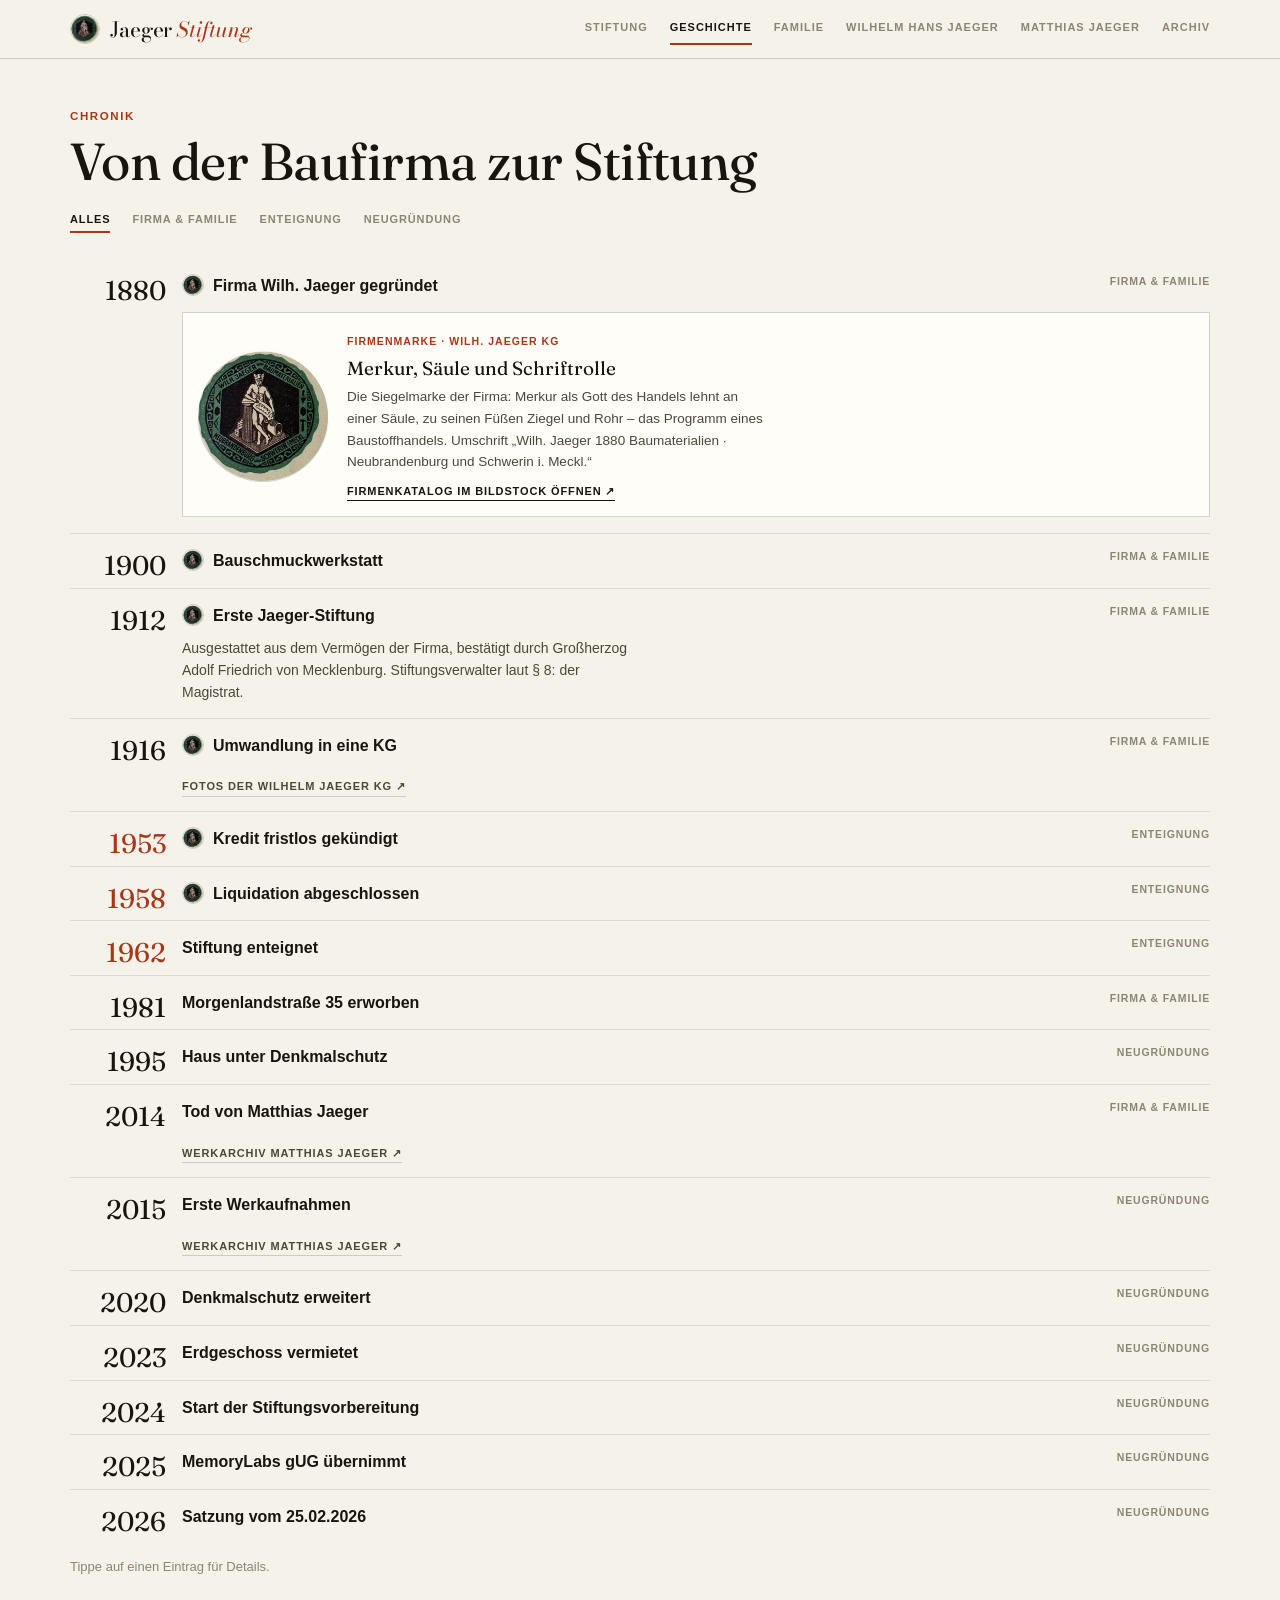
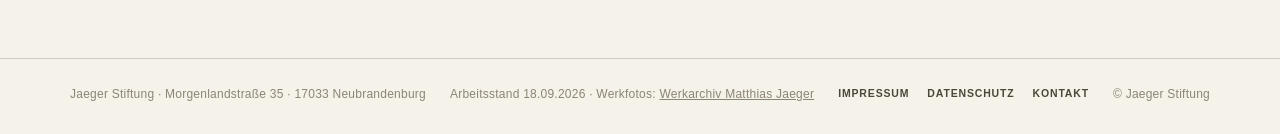
<file: geschichte.html>
<!doctype html>
<html lang="de">
<head>
<meta charset="utf-8">
<meta name="viewport" content="width=device-width,initial-scale=1,viewport-fit=cover">
<title>Geschichte – Jaeger Stiftung</title>
<meta name="description" content="Von der Baufirma zur Stiftung: Chronik der Firma Wilh. Jaeger in Neubrandenburg seit 1880, mit Firmenmarke, Enteignung und Neugründung der Jaeger Stiftung.">
<meta property="og:type" content="website">
<meta property="og:site_name" content="Jaeger Stiftung">
<meta property="og:locale" content="de_DE">
<meta property="og:title" content="Geschichte – Jaeger Stiftung">
<meta property="og:description" content="Von der Baufirma zur Stiftung: Chronik der Firma Wilh. Jaeger in Neubrandenburg seit 1880, mit Firmenmarke, Enteignung und Neugründung der Jaeger Stiftung.">
<meta property="og:image" content="https://aramradomski.github.io/J-gerstiftung/img/allgemein/blob-92d0ca021faac3b33932c7e9d1f00b83.png">
<meta name="twitter:card" content="summary_large_image">
<link rel="icon" type="image/png" href="img/allgemein/blob-92d0ca021faac3b33932c7e9d1f00b83.png">
<link rel="preconnect" href="https://fonts.googleapis.com">
<link rel="stylesheet" href="https://fonts.googleapis.com/css2?family=Fraunces:ital,opsz,wght@0,9..144,300..700;1,9..144,300..600&family=Bodoni+Moda:ital,opsz,wght@0,6..96,400..600;1,6..96,400..600&display=swap">
<link rel="stylesheet" href="assets/site.css">
<link rel="stylesheet" href="assets/chrome.css">
</head>
<body>
<a class="skip-link" href="#inhalt">Zum Inhalt springen</a>
<header class="site-head">
  <div class="site-head-in">
    <a class="site-brand" href="index.html"><img src="img/allgemein/blob-92d0ca021faac3b33932c7e9d1f00b83.png" alt="" width="30" height="30"><span>Jaeger <em>Stiftung</em></span></a>
    <button class="site-toggle" type="button" aria-expanded="false" aria-controls="site-nav"><i aria-hidden="true"></i>Menü</button>
    <nav class="site-nav" id="site-nav" aria-label="Hauptmenü">
      <ul class="site-menu">
        <li><a href="stiftung.html">Stiftung</a></li>
        <li><a href="geschichte.html" aria-current="page">Geschichte</a></li>
        <li><a href="familie.html">Familie</a></li>
        <li><a href="wilhelm-hans-jaeger.html">Wilhelm Hans Jaeger</a></li>
        <li><a href="matthias-jaeger.html">Matthias Jaeger</a></li>
        <li><a href="archiv.html">Archiv</a></li>
      </ul>
    </nav>
  </div>
</header>

<main class="wrap" id="inhalt">
  <section id="geschichte">
    <div class="eyebrow">Chronik</div>
    <h2>Von der Baufirma zur Stiftung</h2>
    <div class="tl-filter" role="group" aria-label="Zeitleiste filtern">
      <button class="chip" aria-pressed="true" data-era="all">Alles</button>
      <button class="chip" aria-pressed="false" data-era="firma">Firma &amp; Familie</button>
      <button class="chip" aria-pressed="false" data-era="verlust">Enteignung</button>
      <button class="chip" aria-pressed="false" data-era="heute">Neugründung</button>
    </div>
    <div class="timeline" id="timeline"></div>
    <p class="muted" style="font-size:13px;margin-top:14px">Tippe auf einen Eintrag für Details.</p>
  </section>
</main>

<footer class="site-foot">
  <div class="site-foot-in">
    <span>Jaeger Stiftung · Morgenlandstraße 35 · 17033 Neubrandenburg</span>
    <span>Arbeitsstand 18.09.2026 · Werkfotos: <a href="https://bildstock.berlintapete.de/Culture-Heritage-MemoryLab/Jaegerworks/Matthias-Jaeger" target="_blank" rel="noopener">Werkarchiv Matthias Jaeger</a></span>
    <span class="site-foot-links"><a href="impressum.html">Impressum</a> <a href="datenschutz.html">Datenschutz</a> <a href="mailto:aramradomski@me.com">Kontakt</a></span>
    <span>© Jaeger Stiftung</span>
  </div>
</footer>

<script src="assets/site.js"></script>
<script src="assets/geschichte.js"></script>
</body>
</html>
</file>
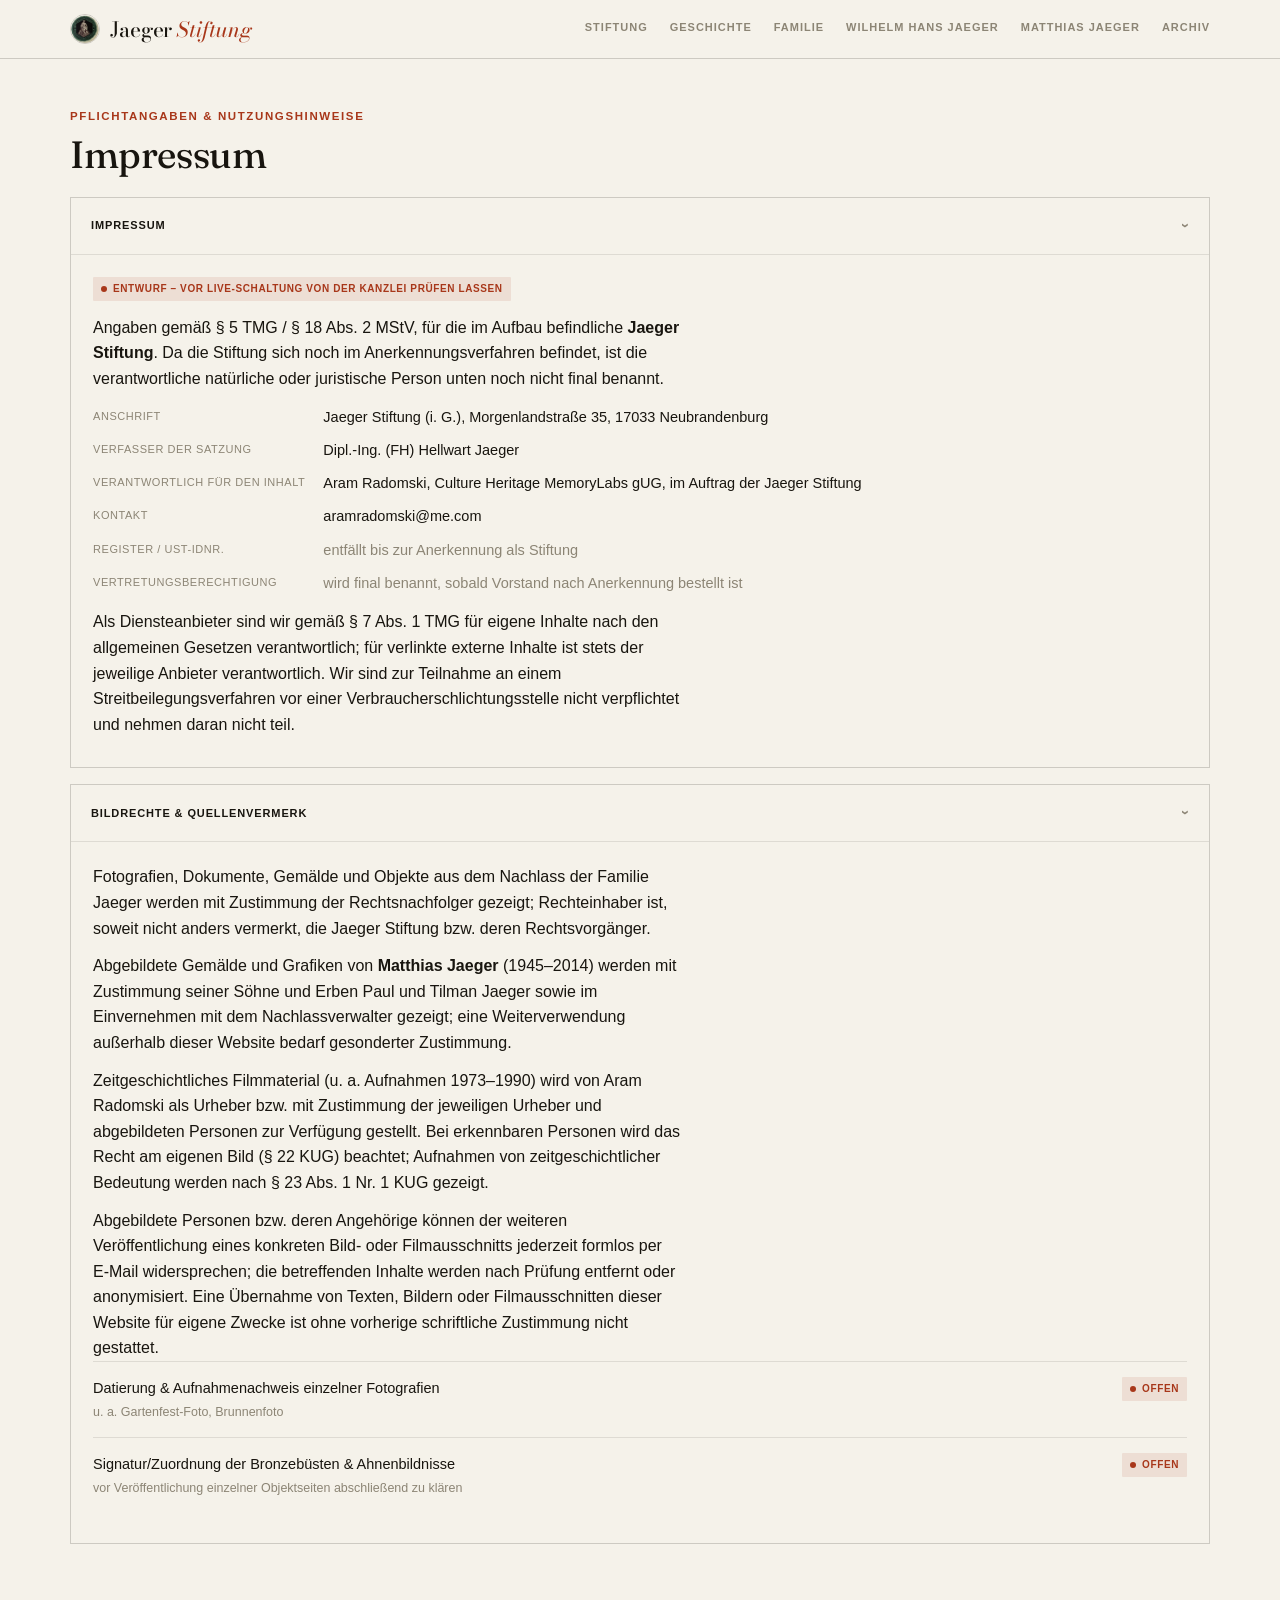
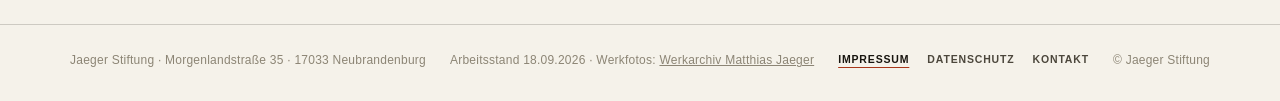
<file: impressum.html>
<!doctype html>
<html lang="de">
<head>
<meta charset="utf-8">
<meta name="viewport" content="width=device-width,initial-scale=1,viewport-fit=cover">
<title>Impressum – Jaeger Stiftung</title>
<meta name="description" content="Impressum der Jaeger Stiftung (i. G.), Morgenlandstraße 35, 17033 Neubrandenburg, mit Bildrechten und Quellenvermerk.">
<meta property="og:type" content="website">
<meta property="og:site_name" content="Jaeger Stiftung">
<meta property="og:locale" content="de_DE">
<meta property="og:title" content="Impressum – Jaeger Stiftung">
<meta property="og:description" content="Impressum der Jaeger Stiftung (i. G.), Morgenlandstraße 35, 17033 Neubrandenburg, mit Bildrechten und Quellenvermerk.">
<meta property="og:image" content="https://aramradomski.github.io/J-gerstiftung/img/allgemein/blob-920e652a9064913d3694692c8f5f45c3.jpg">
<meta name="twitter:card" content="summary_large_image">
<link rel="icon" type="image/png" href="img/allgemein/blob-92d0ca021faac3b33932c7e9d1f00b83.png">
<link rel="preconnect" href="https://fonts.googleapis.com">
<link rel="stylesheet" href="https://fonts.googleapis.com/css2?family=Fraunces:ital,opsz,wght@0,9..144,300..700;1,9..144,300..600&family=Bodoni+Moda:ital,opsz,wght@0,6..96,400..600;1,6..96,400..600&display=swap">
<link rel="stylesheet" href="assets/site.css">
<link rel="stylesheet" href="assets/chrome.css">
</head>
<body>
<a class="skip-link" href="#inhalt">Zum Inhalt springen</a>
<header class="site-head">
  <div class="site-head-in">
    <a class="site-brand" href="index.html"><img src="img/allgemein/blob-92d0ca021faac3b33932c7e9d1f00b83.png" alt="" width="30" height="30"><span>Jaeger <em>Stiftung</em></span></a>
    <button class="site-toggle" type="button" aria-expanded="false" aria-controls="site-nav"><i aria-hidden="true"></i>Menü</button>
    <nav class="site-nav" id="site-nav" aria-label="Hauptmenü">
      <ul class="site-menu">
        <li><a href="stiftung.html">Stiftung</a></li>
        <li><a href="geschichte.html">Geschichte</a></li>
        <li><a href="familie.html">Familie</a></li>
        <li><a href="wilhelm-hans-jaeger.html">Wilhelm Hans Jaeger</a></li>
        <li><a href="matthias-jaeger.html">Matthias Jaeger</a></li>
        <li><a href="archiv.html">Archiv</a></li>
      </ul>
    </nav>
  </div>
</header>

<main class="wrap" id="inhalt">
  <section id="recht" class="legal" style="scroll-margin-top:90px">
    <div class="eyebrow">Pflichtangaben &amp; Nutzungshinweise</div>
    <h2 style="font-size:clamp(26px,4vw,38px)">Impressum</h2>

    <details class="stb-wrap" id="impressum" open>
      <summary class="stb-toggle"><span>Impressum</span><span class="stb-arrow">&rsaquo;</span></summary>
      <div class="stb-body">
        <span class="status s-open" style="margin:18px 0 14px;display:inline-flex">Entwurf – vor Live-Schaltung von der Kanzlei prüfen lassen</span>
        <p>Angaben gemäß §&nbsp;5 TMG / §&nbsp;18 Abs.&nbsp;2 MStV, für die im Aufbau befindliche <strong>Jaeger Stiftung</strong>. Da die Stiftung sich noch im Anerkennungsverfahren befindet, ist die verantwortliche natürliche oder juristische Person unten noch nicht final benannt.</p>
        <dl class="spec">
          <dt>Anschrift</dt><dd>Jaeger Stiftung (i.&nbsp;G.), Morgenlandstraße 35, 17033 Neubrandenburg</dd>
          <dt>Verfasser der Satzung</dt><dd>Dipl.-Ing. (FH) Hellwart Jaeger</dd>
          <dt>Verantwortlich für den Inhalt</dt><dd>Aram Radomski, Culture Heritage MemoryLabs gUG, im Auftrag der Jaeger Stiftung</dd>
          <dt>Kontakt</dt><dd>aramradomski@me.com</dd>
          <dt>Register / USt-IdNr.</dt><dd class="muted">entfällt bis zur Anerkennung als Stiftung</dd>
          <dt>Vertretungsberechtigung</dt><dd class="muted">wird final benannt, sobald Vorstand nach Anerkennung bestellt ist</dd>
        </dl>
        <p style="margin-top:14px">Als Diensteanbieter sind wir gemäß §&nbsp;7 Abs.&nbsp;1 TMG für eigene Inhalte nach den allgemeinen Gesetzen verantwortlich; für verlinkte externe Inhalte ist stets der jeweilige Anbieter verantwortlich. Wir sind zur Teilnahme an einem Streitbeilegungsverfahren vor einer Verbraucherschlichtungsstelle nicht verpflichtet und nehmen daran nicht teil.</p>
      </div>
    </details>

    <details class="stb-wrap" id="bildrechte" open>
      <summary class="stb-toggle"><span>Bildrechte &amp; Quellenvermerk</span><span class="stb-arrow">&rsaquo;</span></summary>
      <div class="stb-body">
        <p style="margin-top:18px">Fotografien, Dokumente, Gemälde und Objekte aus dem Nachlass der Familie Jaeger werden mit Zustimmung der Rechtsnachfolger gezeigt; Rechteinhaber ist, soweit nicht anders vermerkt, die Jaeger Stiftung bzw. deren Rechtsvorgänger.</p>
        <p>Abgebildete Gemälde und Grafiken von <strong>Matthias Jaeger</strong> (1945&ndash;2014) werden mit Zustimmung seiner Söhne und Erben Paul und Tilman Jaeger sowie im Einvernehmen mit dem Nachlassverwalter gezeigt; eine Weiterverwendung außerhalb dieser Website bedarf gesonderter Zustimmung.</p>
        <p>Zeitgeschichtliches Filmmaterial (u.&nbsp;a. Aufnahmen 1973&ndash;1990) wird von Aram Radomski als Urheber bzw. mit Zustimmung der jeweiligen Urheber und abgebildeten Personen zur Verfügung gestellt. Bei erkennbaren Personen wird das Recht am eigenen Bild (§&nbsp;22 KUG) beachtet; Aufnahmen von zeitgeschichtlicher Bedeutung werden nach §&nbsp;23 Abs.&nbsp;1 Nr.&nbsp;1 KUG gezeigt.</p>
        <p>Abgebildete Personen bzw. deren Angehörige können der weiteren Veröffentlichung eines konkreten Bild- oder Filmausschnitts jederzeit formlos per E-Mail widersprechen; die betreffenden Inhalte werden nach Prüfung entfernt oder anonymisiert. Eine Übernahme von Texten, Bildern oder Filmausschnitten dieser Website für eigene Zwecke ist ohne vorherige schriftliche Zustimmung nicht gestattet.</p>
        <div class="todo"><p>Datierung &amp; Aufnahmenachweis einzelner Fotografien<small>u.&nbsp;a. Gartenfest-Foto, Brunnenfoto</small></p><span class="status s-open">offen</span></div>
        <div class="todo"><p>Signatur/Zuordnung der Bronzebüsten &amp; Ahnenbildnisse<small>vor Veröffentlichung einzelner Objektseiten abschließend zu klären</small></p><span class="status s-open">offen</span></div>
      </div>
    </details>
  </section>
</main>

<footer class="site-foot">
  <div class="site-foot-in">
    <span>Jaeger Stiftung · Morgenlandstraße 35 · 17033 Neubrandenburg</span>
    <span>Arbeitsstand 18.09.2026 · Werkfotos: <a href="https://bildstock.berlintapete.de/Culture-Heritage-MemoryLab/Jaegerworks/Matthias-Jaeger" target="_blank" rel="noopener">Werkarchiv Matthias Jaeger</a></span>
    <span class="site-foot-links"><a href="impressum.html" aria-current="page">Impressum</a> <a href="datenschutz.html">Datenschutz</a> <a href="mailto:aramradomski@me.com">Kontakt</a></span>
    <span>© Jaeger Stiftung</span>
  </div>
</footer>

<script src="assets/site.js"></script>
</body>
</html>
</file>
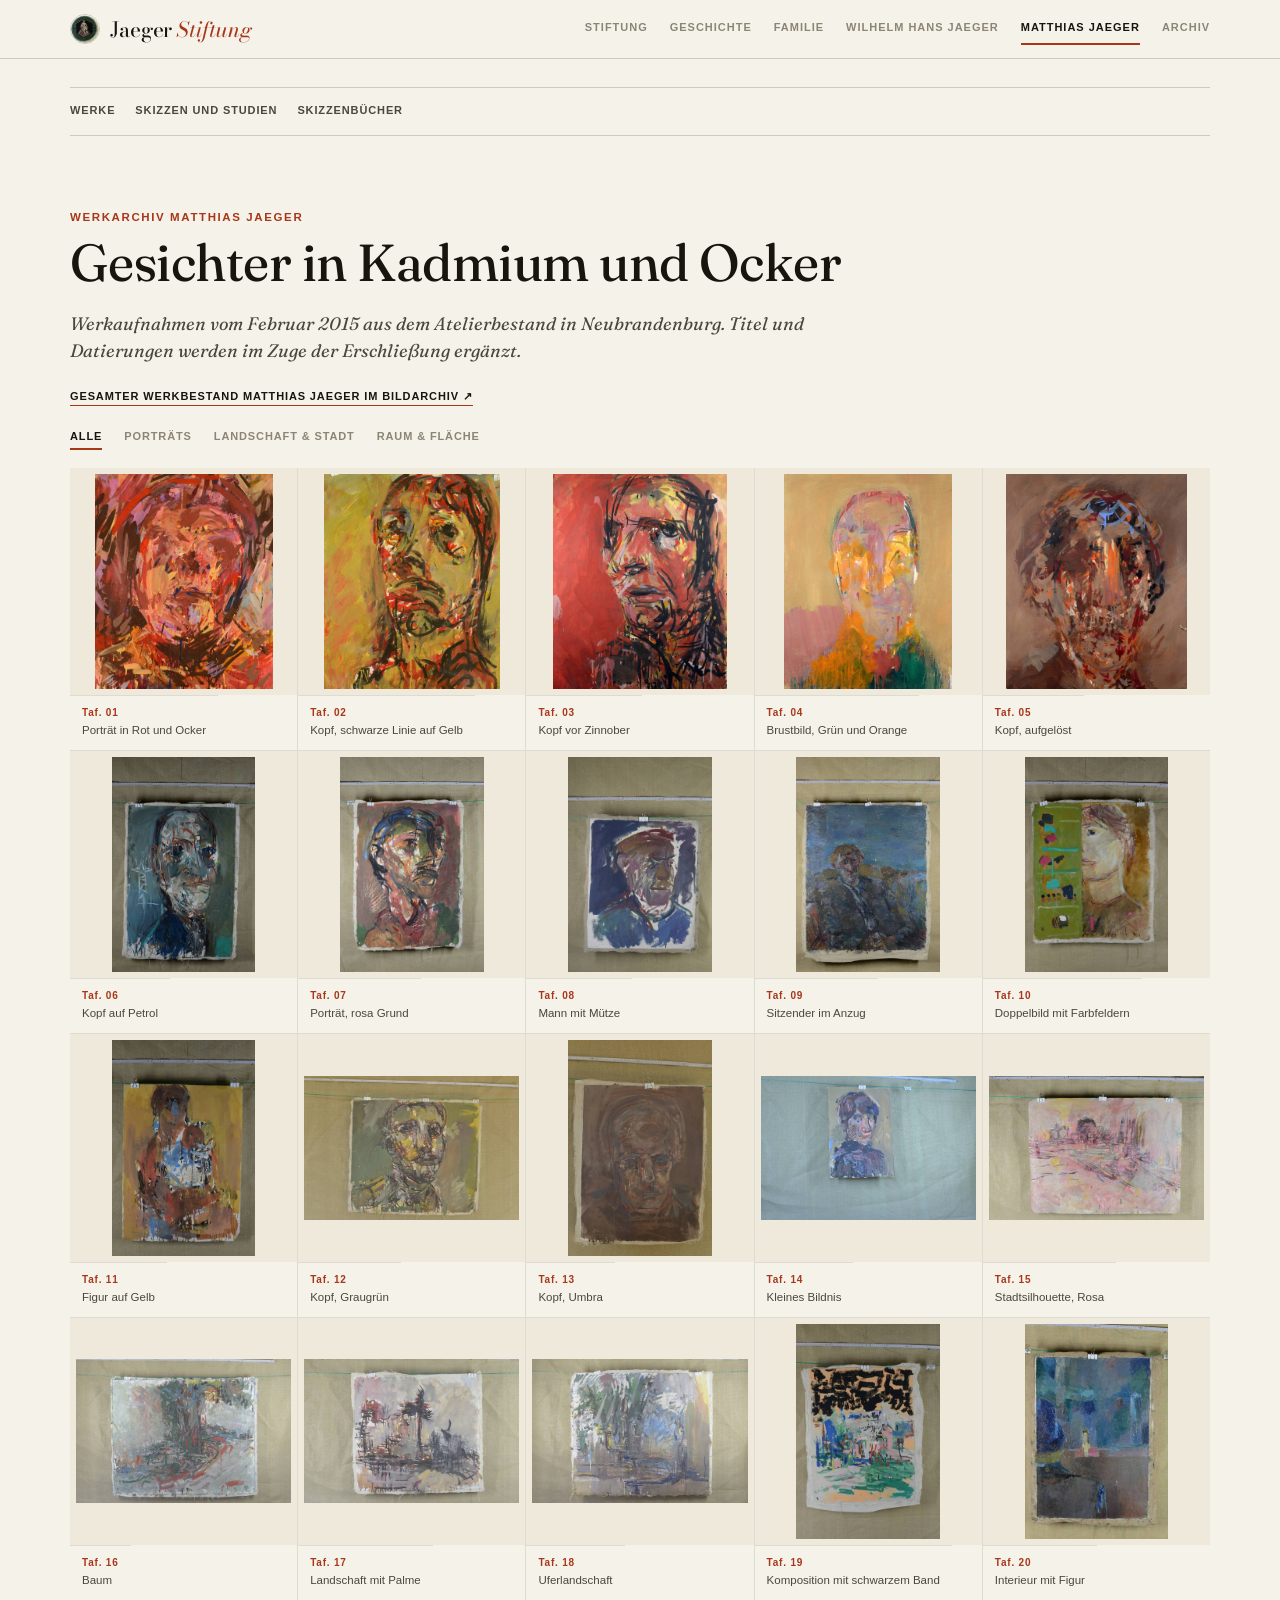
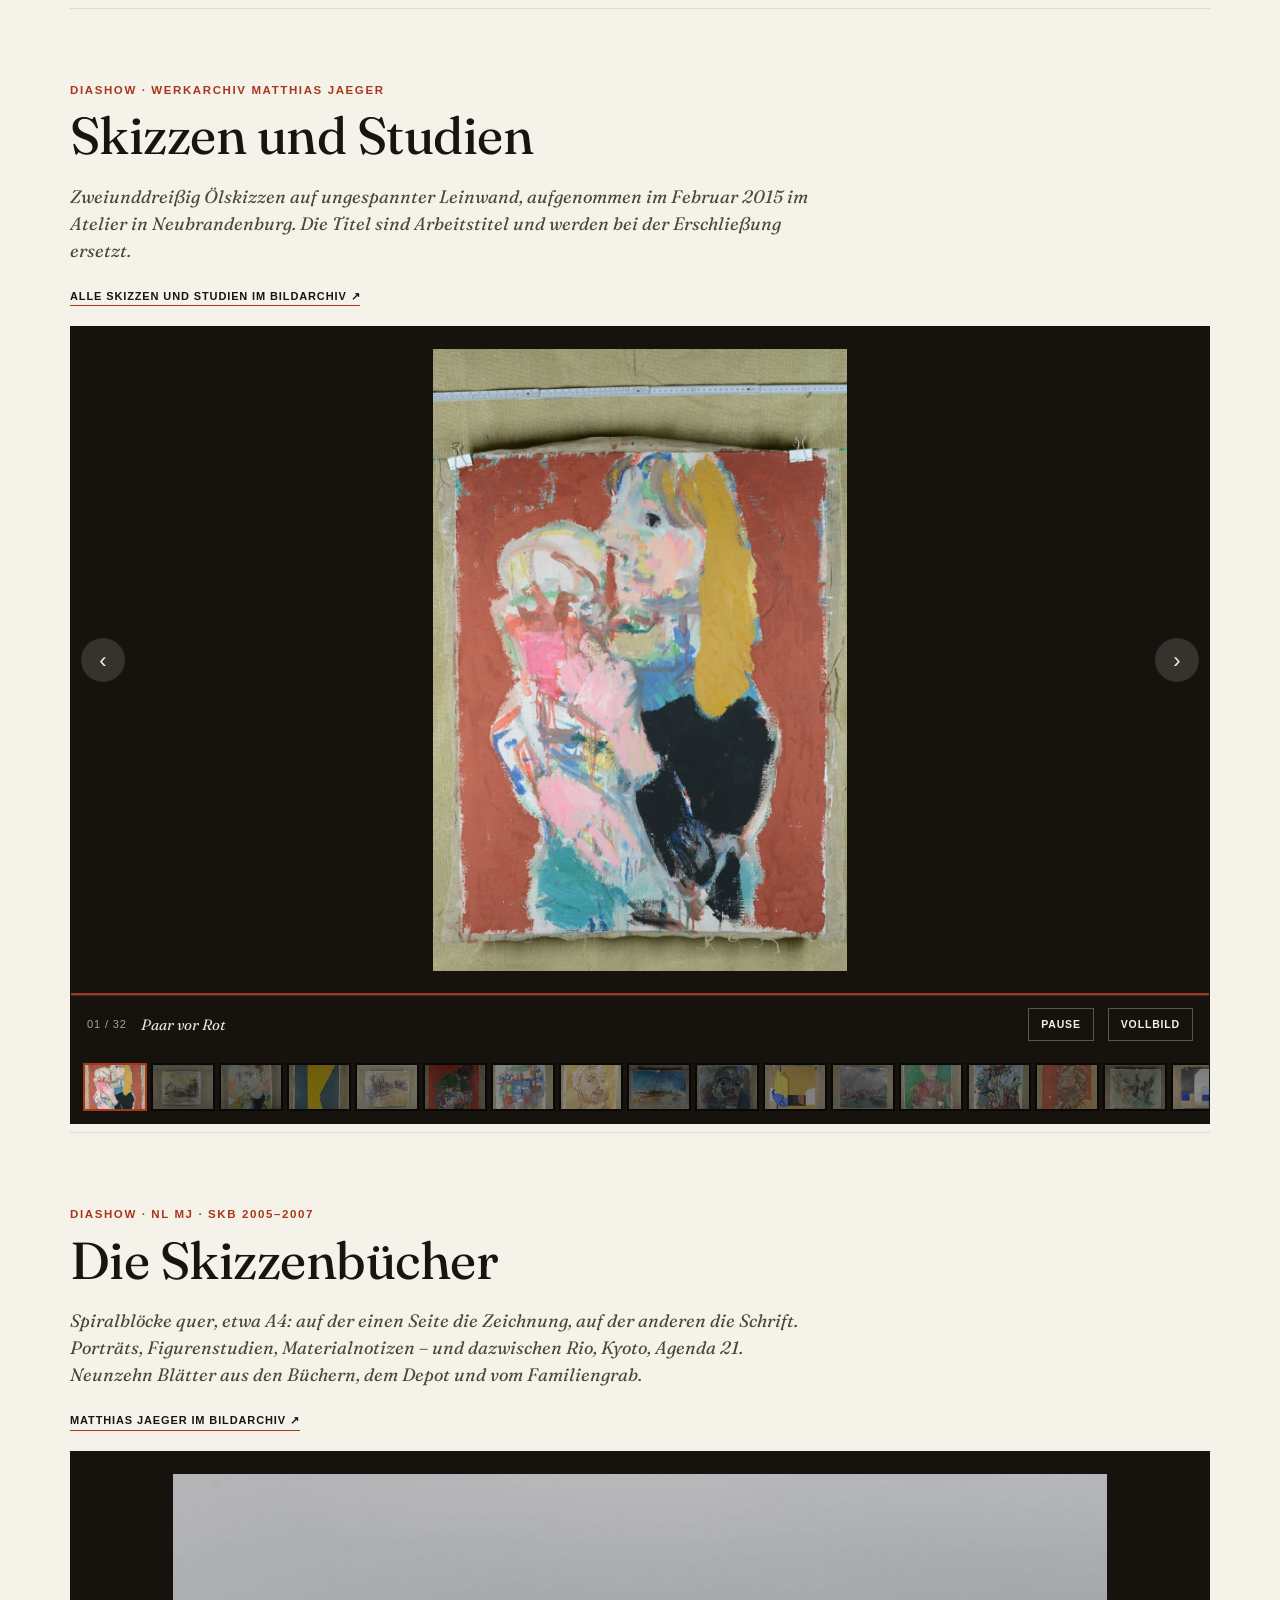
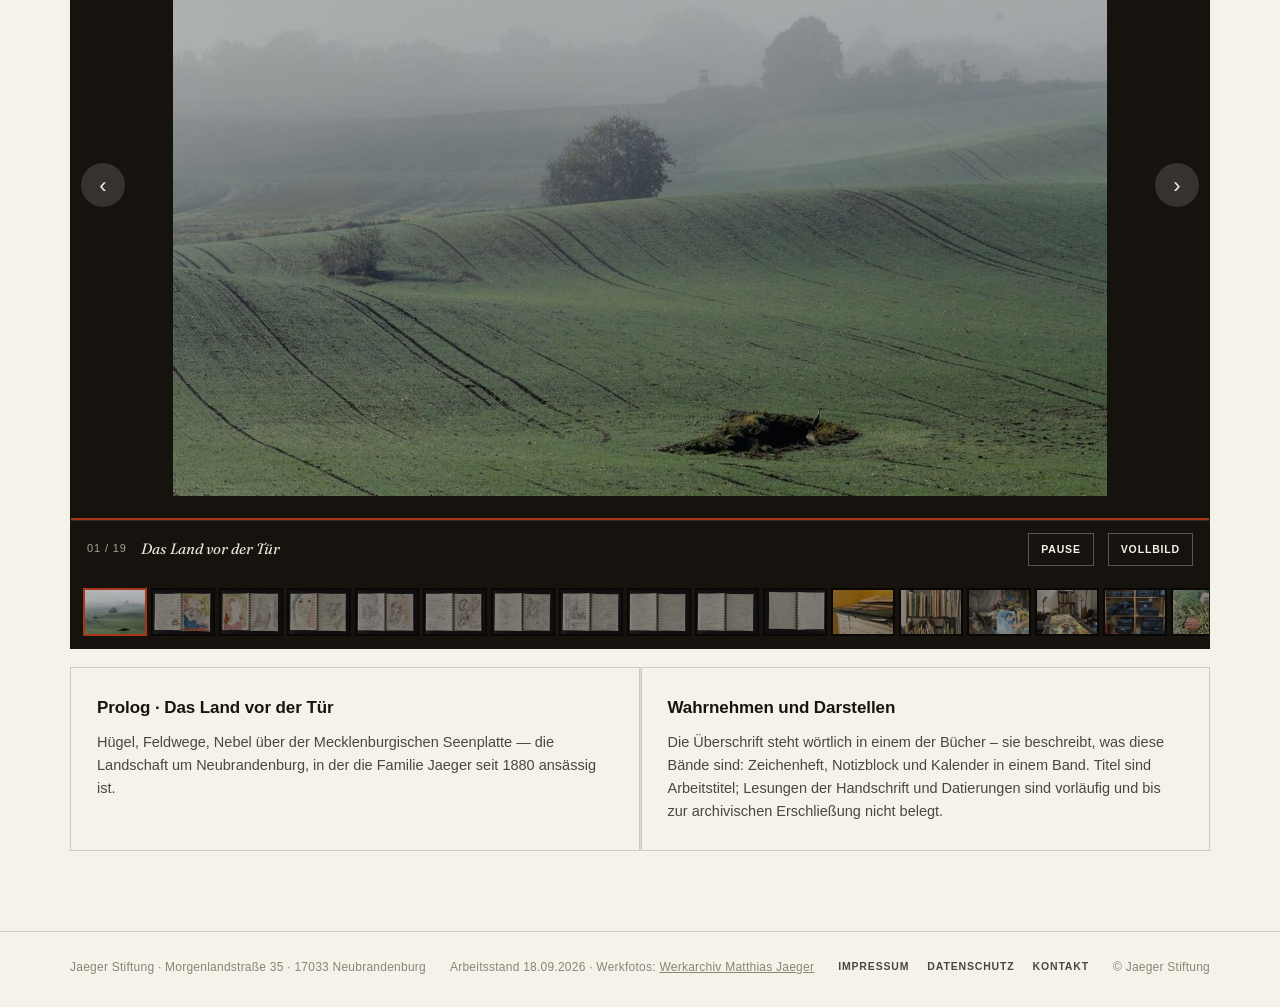
<file: matthias-jaeger.html>
<!doctype html>
<html lang="de">
<head>
<meta charset="utf-8">
<meta name="viewport" content="width=device-width,initial-scale=1,viewport-fit=cover">
<title>Matthias Jaeger – Jaeger Stiftung</title>
<meta name="description" content="Matthias Jaeger (1945–2014), Maler und Grafiker: Werkgalerie „Gesichter in Kadmium und Ocker“, Skizzen und Studien sowie die Skizzenbücher als Diashow.">
<meta property="og:type" content="website">
<meta property="og:site_name" content="Jaeger Stiftung">
<meta property="og:locale" content="de_DE">
<meta property="og:title" content="Matthias Jaeger – Jaeger Stiftung">
<meta property="og:description" content="Matthias Jaeger (1945–2014), Maler und Grafiker: Werkgalerie „Gesichter in Kadmium und Ocker“, Skizzen und Studien sowie die Skizzenbücher als Diashow.">
<meta property="og:image" content="https://aramradomski.github.io/J-gerstiftung/img/werke/dsc4305.jpg">
<meta name="twitter:card" content="summary_large_image">
<link rel="icon" type="image/png" href="img/allgemein/blob-92d0ca021faac3b33932c7e9d1f00b83.png">
<link rel="preconnect" href="https://fonts.googleapis.com">
<link rel="stylesheet" href="https://fonts.googleapis.com/css2?family=Fraunces:ital,opsz,wght@0,9..144,300..700;1,9..144,300..600&family=Bodoni+Moda:ital,opsz,wght@0,6..96,400..600;1,6..96,400..600&display=swap">
<link rel="stylesheet" href="assets/site.css">
<link rel="stylesheet" href="assets/chrome.css">
</head>
<body>
<a class="skip-link" href="#inhalt">Zum Inhalt springen</a>
<header class="site-head">
  <div class="site-head-in">
    <a class="site-brand" href="index.html"><img src="img/allgemein/blob-92d0ca021faac3b33932c7e9d1f00b83.png" alt="" width="30" height="30"><span>Jaeger <em>Stiftung</em></span></a>
    <button class="site-toggle" type="button" aria-expanded="false" aria-controls="site-nav"><i aria-hidden="true"></i>Menü</button>
    <nav class="site-nav" id="site-nav" aria-label="Hauptmenü">
      <ul class="site-menu">
        <li><a href="stiftung.html">Stiftung</a></li>
        <li><a href="geschichte.html">Geschichte</a></li>
        <li><a href="familie.html">Familie</a></li>
        <li><a href="wilhelm-hans-jaeger.html">Wilhelm Hans Jaeger</a></li>
        <li><a href="matthias-jaeger.html" aria-current="page">Matthias Jaeger</a></li>
        <li><a href="archiv.html">Archiv</a></li>
      </ul>
    </nav>
  </div>
</header>

<main class="wrap" id="inhalt">
  <nav class="subnav" aria-label="Abschnitte"><a href="#werk">Werke</a><a href="#skizzen">Skizzen und Studien</a><a href="#buecher">Skizzenbücher</a></nav>
  <section id="werk">
    <div class="eyebrow">Werkarchiv Matthias Jaeger</div>
    <h2>Gesichter in Kadmium und Ocker</h2>
    <p class="lead" style="margin-bottom:18px">Werkaufnahmen vom Februar 2015 aus dem Atelierbestand in Neubrandenburg. Titel und Datierungen werden im Zuge der Erschließung ergänzt.</p>
    <a class="mj-link" href="https://bildstock.berlintapete.de/Culture-Heritage-MemoryLab/Jaegerworks/Matthias-Jaeger" target="_blank" rel="noopener">Gesamter Werkbestand Matthias Jaeger im Bildarchiv ↗</a>
    <div class="tl-filter" role="group" aria-label="Galerie filtern">
      <button class="chip" aria-pressed="true" data-g="all">Alle</button>
      <button class="chip" aria-pressed="false" data-g="portrait">Porträts</button>
      <button class="chip" aria-pressed="false" data-g="land">Landschaft &amp; Stadt</button>
      <button class="chip" aria-pressed="false" data-g="raum">Raum &amp; Fläche</button>
    </div>
    <div class="gallery" id="gallery"></div>
  </section>

  <section id="skizzen">
    <div class="eyebrow">Diashow · Werkarchiv Matthias Jaeger</div>
    <h2>Skizzen und Studien</h2>
    <p class="lead" style="margin-bottom:18px">Zweiunddreißig Ölskizzen auf ungespannter Leinwand, aufgenommen im Februar 2015 im Atelier in Neubrandenburg. Die Titel sind Arbeitstitel und werden bei der Erschließung ersetzt.</p>
    <a class="mj-link" href="https://bildstock.berlintapete.de/Culture-Heritage-MemoryLab/Jaegerworks/Matthias-Jaeger" target="_blank" rel="noopener">Alle Skizzen und Studien im Bildarchiv ↗</a>
    <div class="show" id="show" role="region" aria-roledescription="Diashow" aria-label="Skizzen von Matthias Jaeger">
      <div class="show-stage" id="showStage" aria-live="polite">
        <button class="show-nav prev" id="showPrev" aria-label="Vorheriges Bild">‹</button>
        <button class="show-nav next" id="showNext" aria-label="Nächstes Bild">›</button>
      </div>
      <div class="show-prog"><i id="showProg"></i></div>
      <div class="show-bar">
        <span class="num" id="showNum">01 / 32</span>
        <span class="cap" id="showCap"></span>
        <button id="showPlay" aria-pressed="true">Pause</button>
        <button id="showFs">Vollbild</button>
      </div>
      <div class="show-thumbs" id="showThumbs" aria-label="Bildauswahl"></div>
    </div>
  </section>

  <section id="buecher">
    <div class="eyebrow">Diashow · NL MJ · SKB 2005&ndash;2007</div>
    <h2>Die Skizzenbücher</h2>
    <p class="lead" style="margin-bottom:18px">Spiralblöcke quer, etwa A4: auf der einen Seite die Zeichnung, auf der anderen die Schrift. Porträts, Figurenstudien, Materialnotizen &ndash; und dazwischen Rio, Kyoto, Agenda&nbsp;21. Neunzehn Blätter aus den Büchern, dem Depot und vom Familiengrab.</p>
    <a class="mj-link" href="https://bildstock.berlintapete.de/Culture-Heritage-MemoryLab/Jaegerworks/Matthias-Jaeger" target="_blank" rel="noopener">Matthias Jaeger im Bildarchiv ↗</a>
    <div class="show" id="sbShow" role="region" aria-roledescription="Diashow" aria-label="Skizzenbücher von Matthias Jaeger">
      <div class="show-stage" id="sbStage" aria-live="polite">
        <button class="show-nav prev" id="sbPrev" aria-label="Vorheriges Blatt">&lsaquo;</button>
        <button class="show-nav next" id="sbNext" aria-label="Nächstes Blatt">&rsaquo;</button>
      </div>
      <div class="show-prog"><i id="sbProg"></i></div>
      <div class="show-bar">
        <span class="num" id="sbNum">01 / 19</span>
        <span class="cap" id="sbCap"></span>
        <button id="sbPlay" aria-pressed="true">Pause</button>
        <button id="sbFs">Vollbild</button>
      </div>
      <div class="show-thumbs" id="sbThumbs" aria-label="Blattauswahl"></div>
    </div>
    <div class="grid g2" style="margin-top:18px">
      <div class="card glass"><h3 id="sbKap">&nbsp;</h3><p id="sbDesc"></p></div>
      <div class="card glass"><h3>Wahrnehmen und Darstellen</h3><p>Die Überschrift steht wörtlich in einem der Bücher &ndash; sie beschreibt, was diese Bände sind: Zeichenheft, Notizblock und Kalender in einem Band. Titel sind Arbeitstitel; Lesungen der Handschrift und Datierungen sind vorläufig und bis zur archivischen Erschließung nicht belegt.</p></div>
    </div>
  </section>
</main>

<footer class="site-foot">
  <div class="site-foot-in">
    <span>Jaeger Stiftung · Morgenlandstraße 35 · 17033 Neubrandenburg</span>
    <span>Arbeitsstand 18.09.2026 · Werkfotos: <a href="https://bildstock.berlintapete.de/Culture-Heritage-MemoryLab/Jaegerworks/Matthias-Jaeger" target="_blank" rel="noopener">Werkarchiv Matthias Jaeger</a></span>
    <span class="site-foot-links"><a href="impressum.html">Impressum</a> <a href="datenschutz.html">Datenschutz</a> <a href="mailto:aramradomski@me.com">Kontakt</a></span>
    <span>© Jaeger Stiftung</span>
  </div>
</footer>

<script src="assets/site.js"></script>
<script src="assets/galerie.js"></script>
<script src="assets/diashow.js"></script>
</body>
</html>
</file>
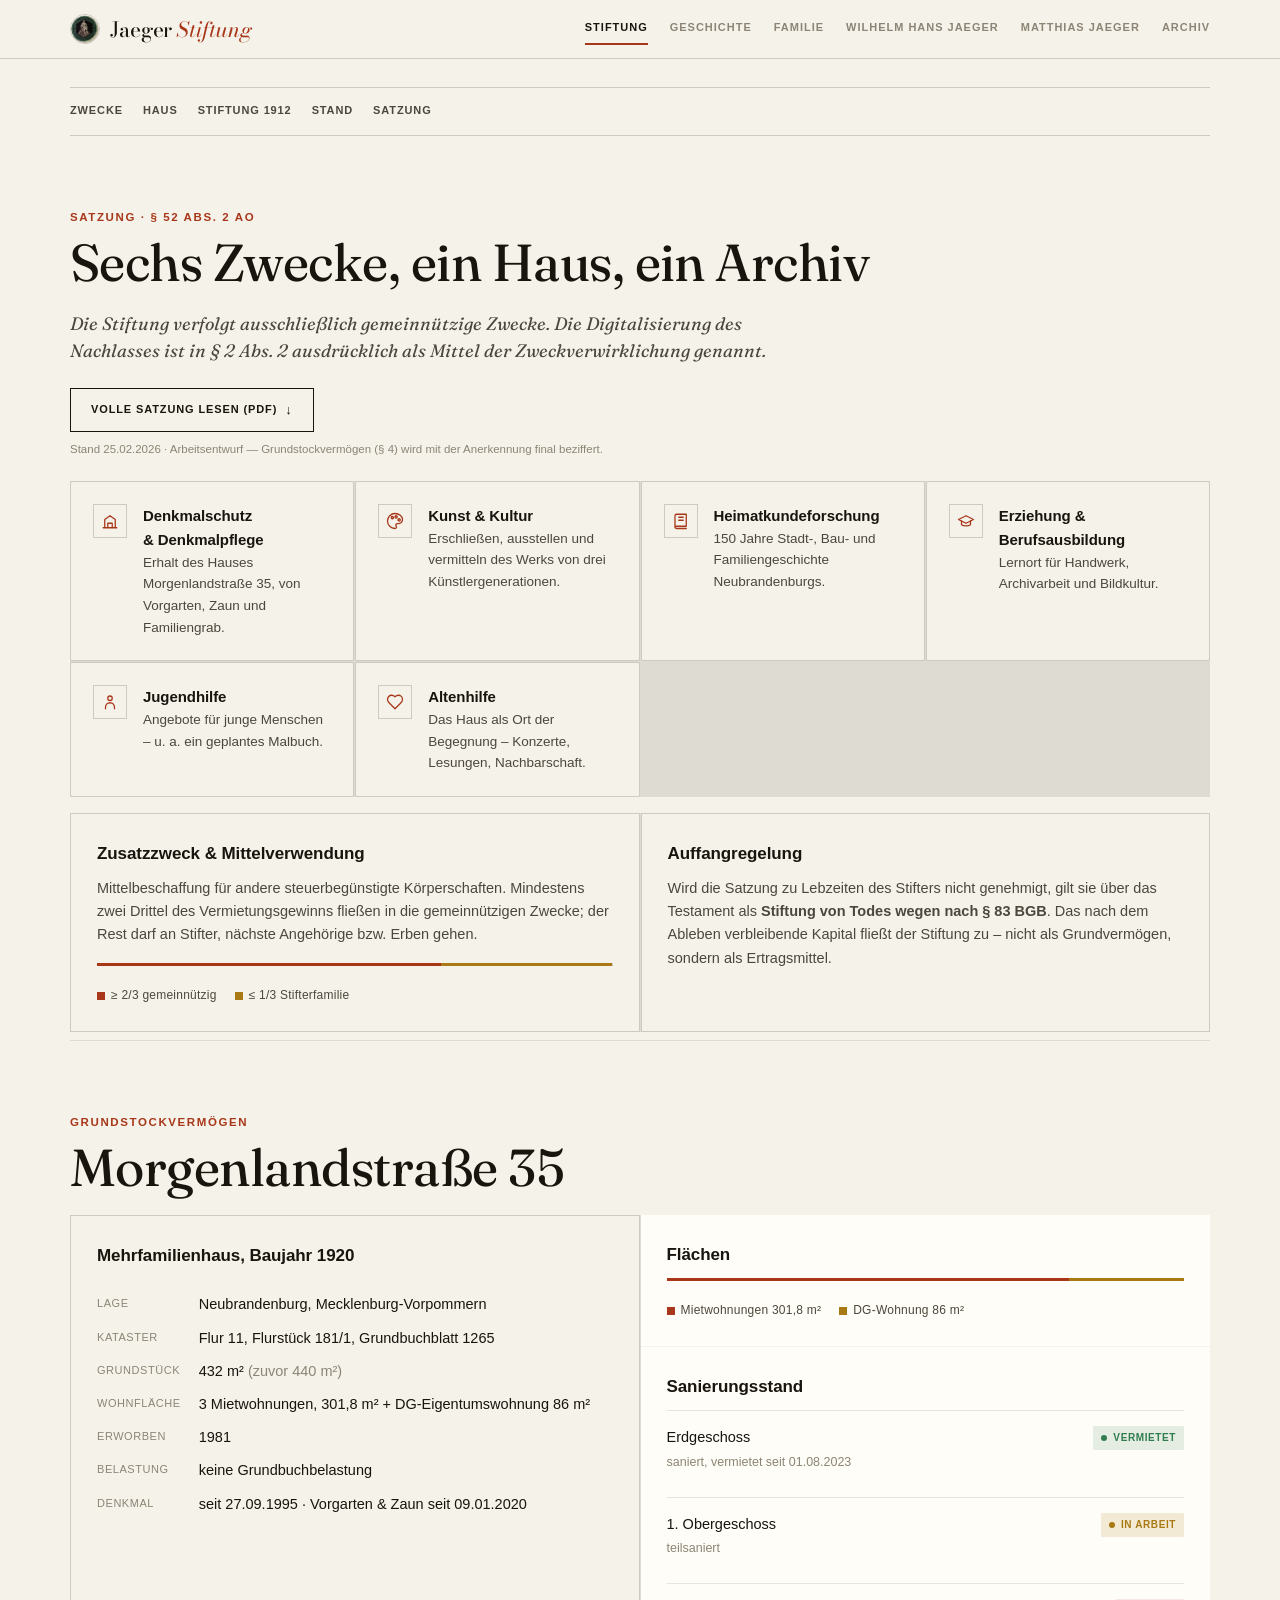
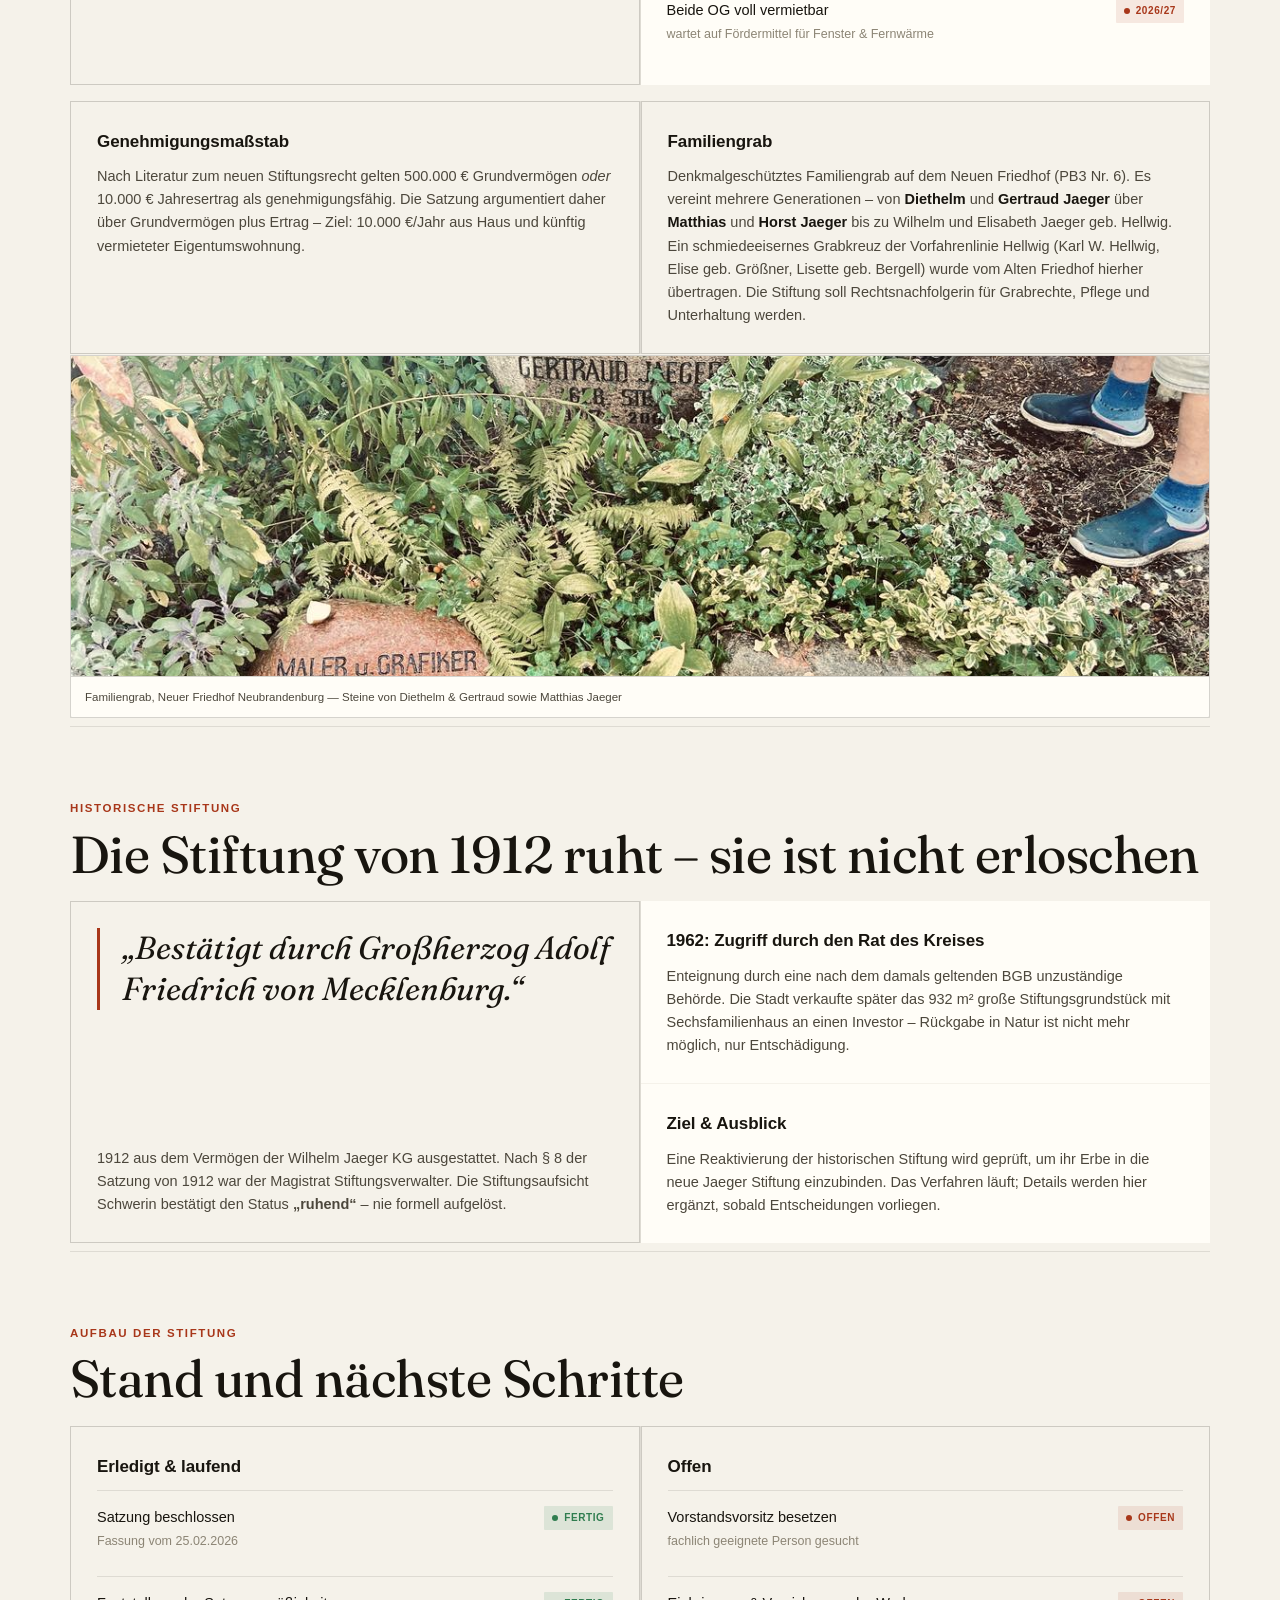
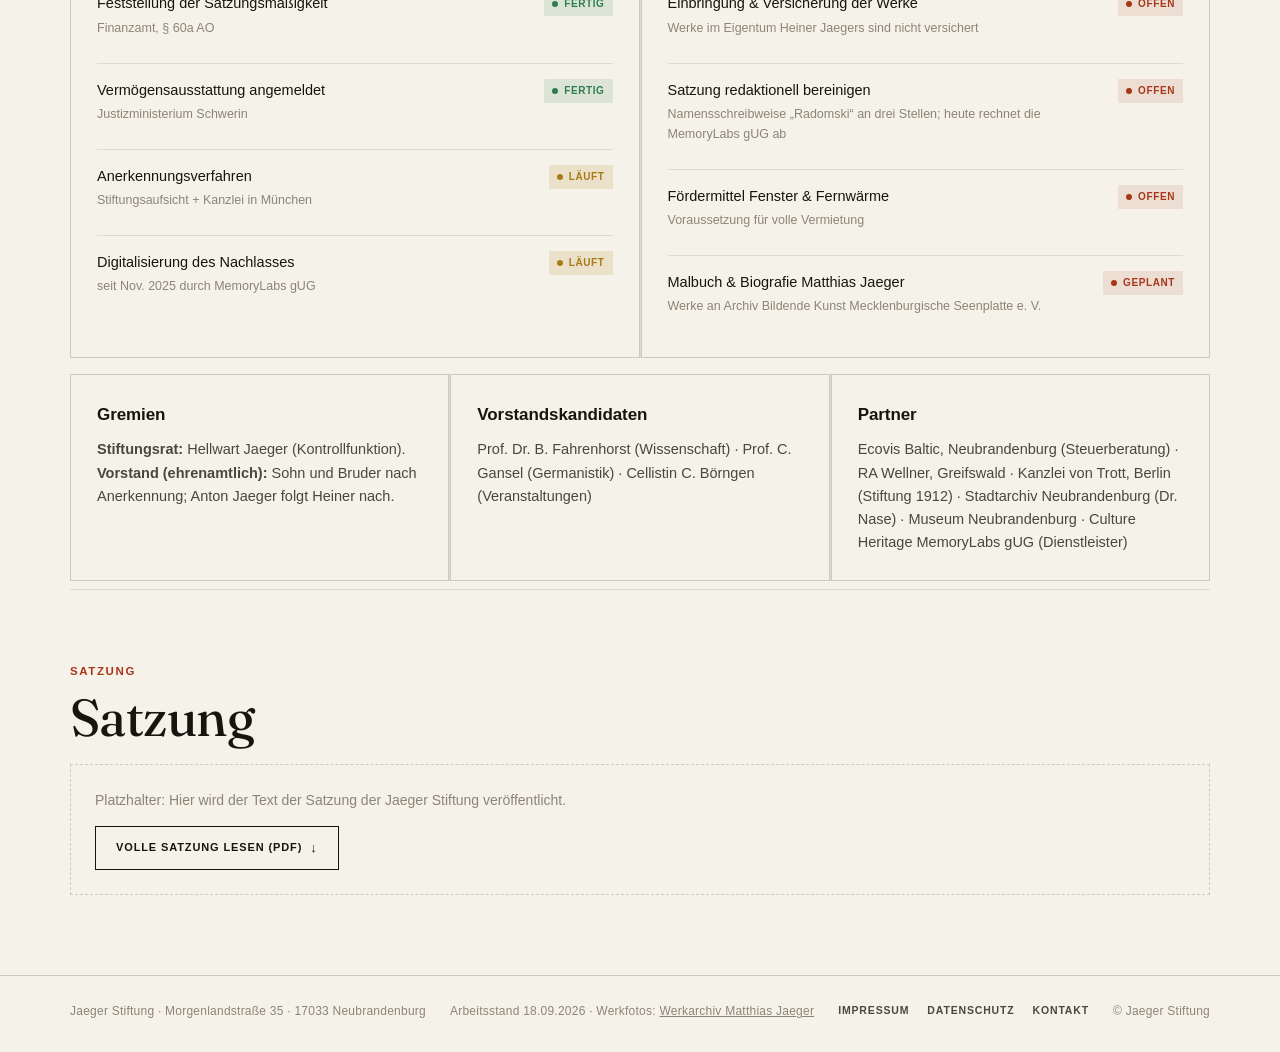
<file: stiftung.html>
<!doctype html>
<html lang="de">
<head>
<meta charset="utf-8">
<meta name="viewport" content="width=device-width,initial-scale=1,viewport-fit=cover">
<title>Stiftung – Jaeger Stiftung</title>
<meta name="description" content="Zwecke, Grundstockvermögen und Aufbau der Jaeger Stiftung: das denkmalgeschützte Haus Morgenlandstraße 35, die ruhende Stiftung von 1912, Stand und nächste Schritte sowie die Satzung.">
<meta property="og:type" content="website">
<meta property="og:site_name" content="Jaeger Stiftung">
<meta property="og:locale" content="de_DE">
<meta property="og:title" content="Stiftung – Jaeger Stiftung">
<meta property="og:description" content="Zwecke, Grundstockvermögen und Aufbau der Jaeger Stiftung: das denkmalgeschützte Haus Morgenlandstraße 35, die ruhende Stiftung von 1912, Stand und nächste Schritte sowie die Satzung.">
<meta property="og:image" content="https://aramradomski.github.io/J-gerstiftung/img/allgemein/blob-920e652a9064913d3694692c8f5f45c3.jpg">
<meta name="twitter:card" content="summary_large_image">
<link rel="icon" type="image/png" href="img/allgemein/blob-92d0ca021faac3b33932c7e9d1f00b83.png">
<link rel="preconnect" href="https://fonts.googleapis.com">
<link rel="stylesheet" href="https://fonts.googleapis.com/css2?family=Fraunces:ital,opsz,wght@0,9..144,300..700;1,9..144,300..600&family=Bodoni+Moda:ital,opsz,wght@0,6..96,400..600;1,6..96,400..600&display=swap">
<link rel="stylesheet" href="assets/site.css">
<link rel="stylesheet" href="assets/chrome.css">
</head>
<body>
<a class="skip-link" href="#inhalt">Zum Inhalt springen</a>
<header class="site-head">
  <div class="site-head-in">
    <a class="site-brand" href="index.html"><img src="img/allgemein/blob-92d0ca021faac3b33932c7e9d1f00b83.png" alt="" width="30" height="30"><span>Jaeger <em>Stiftung</em></span></a>
    <button class="site-toggle" type="button" aria-expanded="false" aria-controls="site-nav"><i aria-hidden="true"></i>Menü</button>
    <nav class="site-nav" id="site-nav" aria-label="Hauptmenü">
      <ul class="site-menu">
        <li><a href="stiftung.html" aria-current="page">Stiftung</a></li>
        <li><a href="geschichte.html">Geschichte</a></li>
        <li><a href="familie.html">Familie</a></li>
        <li><a href="wilhelm-hans-jaeger.html">Wilhelm Hans Jaeger</a></li>
        <li><a href="matthias-jaeger.html">Matthias Jaeger</a></li>
        <li><a href="archiv.html">Archiv</a></li>
      </ul>
    </nav>
  </div>
</header>

<main class="wrap" id="inhalt">
  <nav class="subnav" aria-label="Abschnitte"><a href="#zwecke">Zwecke</a><a href="#haus">Haus</a><a href="#1912">Stiftung 1912</a><a href="#stand">Stand</a><a href="#satzung">Satzung</a></nav>
  <section id="zwecke">
    <div class="eyebrow">Satzung · §&nbsp;52 Abs. 2 AO</div>
    <h2>Sechs Zwecke, ein Haus, ein Archiv</h2>
    <p class="lead" style="margin-bottom:22px">Die Stiftung verfolgt ausschließlich gemeinnützige Zwecke. Die Digitalisierung des Nachlasses ist in §&nbsp;2 Abs. 2 ausdrücklich als Mittel der Zweckverwirklichung genannt.</p>
    <a class="dl-btn" href="dokumente/Satzung-Jaeger-Stiftung.pdf" download="Satzung-Jaeger-Stiftung.pdf">Volle Satzung lesen (PDF)</a>
    <span class="dl-note">Stand 25.02.2026 · Arbeitsentwurf — Grundstockvermögen (§&nbsp;4) wird mit der Anerkennung final beziffert.</span>
    <div class="grid g3">
      <div class="purpose glass"><div class="ic"><svg viewBox="0 0 24 24" fill="none" stroke="currentColor" stroke-width="1.7" stroke-linecap="round" stroke-linejoin="round"><path d="M3 21h18M5 21V10l7-5 7 5v11M9 21v-6h6v6"/></svg></div><div><h3>Denkmalschutz &amp; Denkmalpflege</h3><p>Erhalt des Hauses Morgenlandstraße 35, von Vorgarten, Zaun und Familiengrab.</p></div></div>
      <div class="purpose glass"><div class="ic"><svg viewBox="0 0 24 24" fill="none" stroke="currentColor" stroke-width="1.7" stroke-linecap="round" stroke-linejoin="round"><circle cx="13.5" cy="6.5" r="1.5"/><circle cx="17.5" cy="10.5" r="1.5"/><circle cx="8.5" cy="7.5" r="1.5"/><path d="M12 2a10 10 0 1 0 0 20c1.1 0 2-.9 2-2 0-.5-.2-1-.5-1.3-.3-.4-.5-.8-.5-1.3 0-1.1.9-2 2-2h2.4A5.6 5.6 0 0 0 22 9.8C22 5.5 17.5 2 12 2Z"/></svg></div><div><h3>Kunst &amp; Kultur</h3><p>Erschließen, ausstellen und vermitteln des Werks von drei Künstlergenerationen.</p></div></div>
      <div class="purpose glass"><div class="ic"><svg viewBox="0 0 24 24" fill="none" stroke="currentColor" stroke-width="1.7" stroke-linecap="round" stroke-linejoin="round"><path d="M4 19.5V5a2 2 0 0 1 2-2h13v16H6a2 2 0 0 0-2 2Zm0 0A2 2 0 0 0 6 22h13"/><path d="M9 7h6M9 11h6"/></svg></div><div><h3>Heimatkundeforschung</h3><p>150 Jahre Stadt-, Bau- und Familiengeschichte Neubrandenburgs.</p></div></div>
      <div class="purpose glass"><div class="ic"><svg viewBox="0 0 24 24" fill="none" stroke="currentColor" stroke-width="1.7" stroke-linecap="round" stroke-linejoin="round"><path d="M22 10 12 5 2 10l10 5 10-5Z"/><path d="M6 12v5c3 2 9 2 12 0v-5"/></svg></div><div><h3>Erziehung &amp; Berufsausbildung</h3><p>Lernort für Handwerk, Archivarbeit und Bildkultur.</p></div></div>
      <div class="purpose glass"><div class="ic"><svg viewBox="0 0 24 24" fill="none" stroke="currentColor" stroke-width="1.7" stroke-linecap="round" stroke-linejoin="round"><circle cx="12" cy="7" r="3"/><path d="M6 21v-2a6 6 0 0 1 12 0v2"/></svg></div><div><h3>Jugendhilfe</h3><p>Angebote für junge Menschen – u. a. ein geplantes Malbuch.</p></div></div>
      <div class="purpose glass"><div class="ic"><svg viewBox="0 0 24 24" fill="none" stroke="currentColor" stroke-width="1.7" stroke-linecap="round" stroke-linejoin="round"><path d="M19 14c1.5-1.5 3-3.2 3-5.5A5.5 5.5 0 0 0 16.5 3c-1.8 0-3 .5-4.5 2-1.5-1.5-2.7-2-4.5-2A5.5 5.5 0 0 0 2 8.5c0 2.3 1.5 4 3 5.5l7 7Z"/></svg></div><div><h3>Altenhilfe</h3><p>Das Haus als Ort der Begegnung – Konzerte, Lesungen, Nachbarschaft.</p></div></div>
    </div>
    <div class="grid g2" style="margin-top:16px">
      <div class="card glass">
        <h3>Zusatzzweck &amp; Mittelverwendung</h3>
        <p>Mittelbeschaffung für andere steuerbegünstigte Körperschaften. Mindestens zwei Drittel des Vermietungsgewinns fließen in die gemeinnützigen Zwecke; der Rest darf an Stifter, nächste Angehörige bzw. Erben gehen.</p>
        <div class="bar" aria-label="Aufteilung Vermietungsgewinn" style="margin-top:6px"><i style="width:66.7%;background:var(--accent)"></i><i style="width:33.3%;background:var(--ochre)"></i></div>
        <div class="legend"><span style="--c:var(--accent)">≥ 2/3 gemeinnützig</span><span style="--c:var(--ochre)">≤ 1/3 Stifterfamilie</span></div>
      </div>
      <div class="card glass">
        <h3>Auffangregelung</h3>
        <p>Wird die Satzung zu Lebzeiten des Stifters nicht genehmigt, gilt sie über das Testament als <strong>Stiftung von Todes wegen nach §&nbsp;83 BGB</strong>. Das nach dem Ableben verbleibende Kapital fließt der Stiftung zu – nicht als Grundvermögen, sondern als Ertragsmittel.</p>
      </div>
    </div>
  </section>

  <section id="haus">
    <div class="eyebrow">Grundstockvermögen</div>
    <h2>Morgenlandstraße 35</h2>
    <div class="grid g2">
      <div class="card glass">
        <h3>Mehrfamilienhaus, Baujahr 1920</h3>
        <dl class="spec">
          <dt>Lage</dt><dd>Neubrandenburg, Mecklenburg-Vorpommern</dd>
          <dt>Kataster</dt><dd>Flur 11, Flurstück 181/1, Grundbuchblatt 1265</dd>
          <dt>Grundstück</dt><dd>432 m² <span class="muted">(zuvor 440 m²)</span></dd>
          <dt>Wohnfläche</dt><dd>3 Mietwohnungen, 301,8 m² + DG-Eigentumswohnung 86 m²</dd>
          <dt>Erworben</dt><dd>1981</dd>
          <dt>Belastung</dt><dd>keine Grundbuchbelastung</dd>
          <dt>Denkmal</dt><dd>seit 27.09.1995 · Vorgarten &amp; Zaun seit 09.01.2020</dd>
        </dl>
      </div>
      <div class="stack">
        <div class="card glass">
          <h3>Flächen</h3>
          <div class="bar" aria-label="Flächenverteilung"><i style="width:77.8%;background:var(--accent)"></i><i style="width:22.2%;background:var(--ochre)"></i></div>
          <div class="legend"><span style="--c:var(--accent)">Mietwohnungen 301,8 m²</span><span style="--c:var(--ochre)">DG-Wohnung 86 m²</span></div>
        </div>
        <div class="card glass">
          <h3>Sanierungsstand</h3>
          <div class="todo"><p>Erdgeschoss<small>saniert, vermietet seit 01.08.2023</small></p><span class="status s-ok">vermietet</span></div>
          <div class="todo"><p>1. Obergeschoss<small>teilsaniert</small></p><span class="status s-run">in Arbeit</span></div>
          <div class="todo"><p>Beide OG voll vermietbar<small>wartet auf Fördermittel für Fenster &amp; Fernwärme</small></p><span class="status s-open">2026/27</span></div>
        </div>
      </div>
    </div>
    <div class="grid g2" style="margin-top:16px">
      <div class="card glass"><h3>Genehmigungsmaßstab</h3><p>Nach Literatur zum neuen Stiftungsrecht gelten 500.000 &euro; Grundvermögen <em>oder</em> 10.000 &euro; Jahresertrag als genehmigungsfähig. Die Satzung argumentiert daher über Grundvermögen plus Ertrag &ndash; Ziel: 10.000 &euro;/Jahr aus Haus und künftig vermieteter Eigentumswohnung.</p></div>
      <div class="card glass"><h3>Familiengrab</h3><p>Denkmalgesch&uuml;tztes Familiengrab auf dem Neuen Friedhof (PB3 Nr. 6). Es vereint mehrere Generationen &ndash; von <strong style="color:var(--ink)">Diethelm</strong> und <strong style="color:var(--ink)">Gertraud Jaeger</strong> &uuml;ber <strong style="color:var(--ink)">Matthias</strong> und <strong style="color:var(--ink)">Horst Jaeger</strong> bis zu Wilhelm und Elisabeth Jaeger geb. Hellwig. Ein schmiedeeisernes Grabkreuz der Vorfahrenlinie Hellwig (Karl W. Hellwig, Elise geb. Gr&ouml;&szlig;ner, Lisette geb. Bergell) wurde vom Alten Friedhof hierher &uuml;bertragen. Die Stiftung soll Rechtsnachfolgerin f&uuml;r Grabrechte, Pflege und Unterhaltung werden.</p></div>
    </div>
    <div class="grid g2" style="margin-top:1px">
      <figure class="memento glass" style="grid-column:1/-1"><img src="img/allgemein/inline-fdc5f803.jpg" alt="Familiengrab Jaeger auf dem Neuen Friedhof Neubrandenburg mit den Grabsteinen von Diethelm und Gertraud Jaeger sowie Matthias Jaeger" loading="lazy" style="height:320px"><figcaption>Familiengrab, Neuer Friedhof Neubrandenburg &mdash; Steine von Diethelm &amp; Gertraud sowie Matthias Jaeger</figcaption></figure>
    </div>
  </section>

  <section id="1912">
    <div class="eyebrow">Historische Stiftung</div>
    <h2>Die Stiftung von 1912 ruht – sie ist nicht erloschen</h2>
    <div class="grid g2">
      <div class="card glass" style="justify-content:space-between;gap:22px">
        <blockquote>„Bestätigt durch Großherzog Adolf Friedrich von Mecklenburg.“</blockquote>
        <p>1912 aus dem Vermögen der Wilhelm Jaeger KG ausgestattet. Nach §&nbsp;8 der Satzung von 1912 war der Magistrat Stiftungsverwalter. Die Stiftungsaufsicht Schwerin bestätigt den Status <strong>„ruhend“</strong> – nie formell aufgelöst.</p>
      </div>
      <div class="stack">
        <div class="card glass"><h3>1962: Zugriff durch den Rat des Kreises</h3><p>Enteignung durch eine nach dem damals geltenden BGB unzuständige Behörde. Die Stadt verkaufte später das 932 m² große Stiftungsgrundstück mit Sechsfamilienhaus an einen Investor – Rückgabe in Natur ist nicht mehr möglich, nur Entschädigung.</p></div>
        <div class="card glass"><h3>Ziel &amp; Ausblick</h3><p>Eine Reaktivierung der historischen Stiftung wird geprüft, um ihr Erbe in die neue Jaeger Stiftung einzubinden. Das Verfahren läuft; Details werden hier ergänzt, sobald Entscheidungen vorliegen.</p></div>
      </div>
    </div>
  </section>

  <section id="stand">
    <div class="eyebrow">Aufbau der Stiftung</div>
    <h2>Stand und nächste Schritte</h2>
    <div class="grid g2">
      <div class="card glass">
        <h3>Erledigt &amp; laufend</h3>
        <div class="todo"><p>Satzung beschlossen<small>Fassung vom 25.02.2026</small></p><span class="status s-ok">fertig</span></div>
        <div class="todo"><p>Feststellung der Satzungsmäßigkeit<small>Finanzamt, §&nbsp;60a AO</small></p><span class="status s-ok">fertig</span></div>
        <div class="todo"><p>Vermögensausstattung angemeldet<small>Justizministerium Schwerin</small></p><span class="status s-ok">fertig</span></div>
        <div class="todo"><p>Anerkennungsverfahren<small>Stiftungsaufsicht + Kanzlei in München</small></p><span class="status s-run">läuft</span></div>
        <div class="todo"><p>Digitalisierung des Nachlasses<small>seit Nov. 2025 durch MemoryLabs gUG</small></p><span class="status s-run">läuft</span></div>
      </div>
      <div class="card glass">
        <h3>Offen</h3>
        <div class="todo"><p>Vorstandsvorsitz besetzen<small>fachlich geeignete Person gesucht</small></p><span class="status s-open">offen</span></div>
        <div class="todo"><p>Einbringung &amp; Versicherung der Werke<small>Werke im Eigentum Heiner Jaegers sind nicht versichert</small></p><span class="status s-open">offen</span></div>
        <div class="todo"><p>Satzung redaktionell bereinigen<small>Namensschreibweise „Radomski“ an drei Stellen; heute rechnet die MemoryLabs gUG ab</small></p><span class="status s-open">offen</span></div>
        <div class="todo"><p>Fördermittel Fenster &amp; Fernwärme<small>Voraussetzung für volle Vermietung</small></p><span class="status s-open">offen</span></div>
        <div class="todo"><p>Malbuch &amp; Biografie Matthias Jaeger<small>Werke an Archiv Bildende Kunst Mecklenburgische Seenplatte e. V.</small></p><span class="status s-open">geplant</span></div>
      </div>
    </div>
    <div class="grid g3" style="margin-top:16px">
      <div class="card glass"><h3>Gremien</h3><p><strong>Stiftungsrat:</strong> Hellwart Jaeger (Kontrollfunktion).<br><strong>Vorstand (ehrenamtlich):</strong> Sohn und Bruder nach Anerkennung; Anton Jaeger folgt Heiner nach.</p></div>
      <div class="card glass"><h3>Vorstandskandidaten</h3><p>Prof. Dr. B. Fahrenhorst (Wissenschaft) · Prof. C. Gansel (Germanistik) · Cellistin C. Börngen (Veranstaltungen)</p></div>
      <div class="card glass"><h3>Partner</h3><p>Ecovis Baltic, Neubrandenburg (Steuerberatung) · RA Wellner, Greifswald · Kanzlei von Trott, Berlin (Stiftung 1912) · Stadtarchiv Neubrandenburg (Dr. Nase) · Museum Neubrandenburg · Culture Heritage MemoryLabs gUG (Dienstleister)</p></div>
    </div>
  </section>

  <section id="satzung">
    <div class="eyebrow">Satzung</div>
    <h2>Satzung</h2>
    <div class="placeholder">
      <p>Platzhalter: Hier wird der Text der Satzung der Jaeger Stiftung veröffentlicht.</p>
      <p style="margin-top:14px"><a class="dl-btn" href="dokumente/Satzung-Jaeger-Stiftung.pdf" download="Satzung-Jaeger-Stiftung.pdf" style="margin:0">Volle Satzung lesen (PDF)</a></p>
    </div>
  </section>
</main>

<footer class="site-foot">
  <div class="site-foot-in">
    <span>Jaeger Stiftung · Morgenlandstraße 35 · 17033 Neubrandenburg</span>
    <span>Arbeitsstand 18.09.2026 · Werkfotos: <a href="https://bildstock.berlintapete.de/Culture-Heritage-MemoryLab/Jaegerworks/Matthias-Jaeger" target="_blank" rel="noopener">Werkarchiv Matthias Jaeger</a></span>
    <span class="site-foot-links"><a href="impressum.html">Impressum</a> <a href="datenschutz.html">Datenschutz</a> <a href="mailto:aramradomski@me.com">Kontakt</a></span>
    <span>© Jaeger Stiftung</span>
  </div>
</footer>

<script src="assets/site.js"></script>
</body>
</html>
</file>
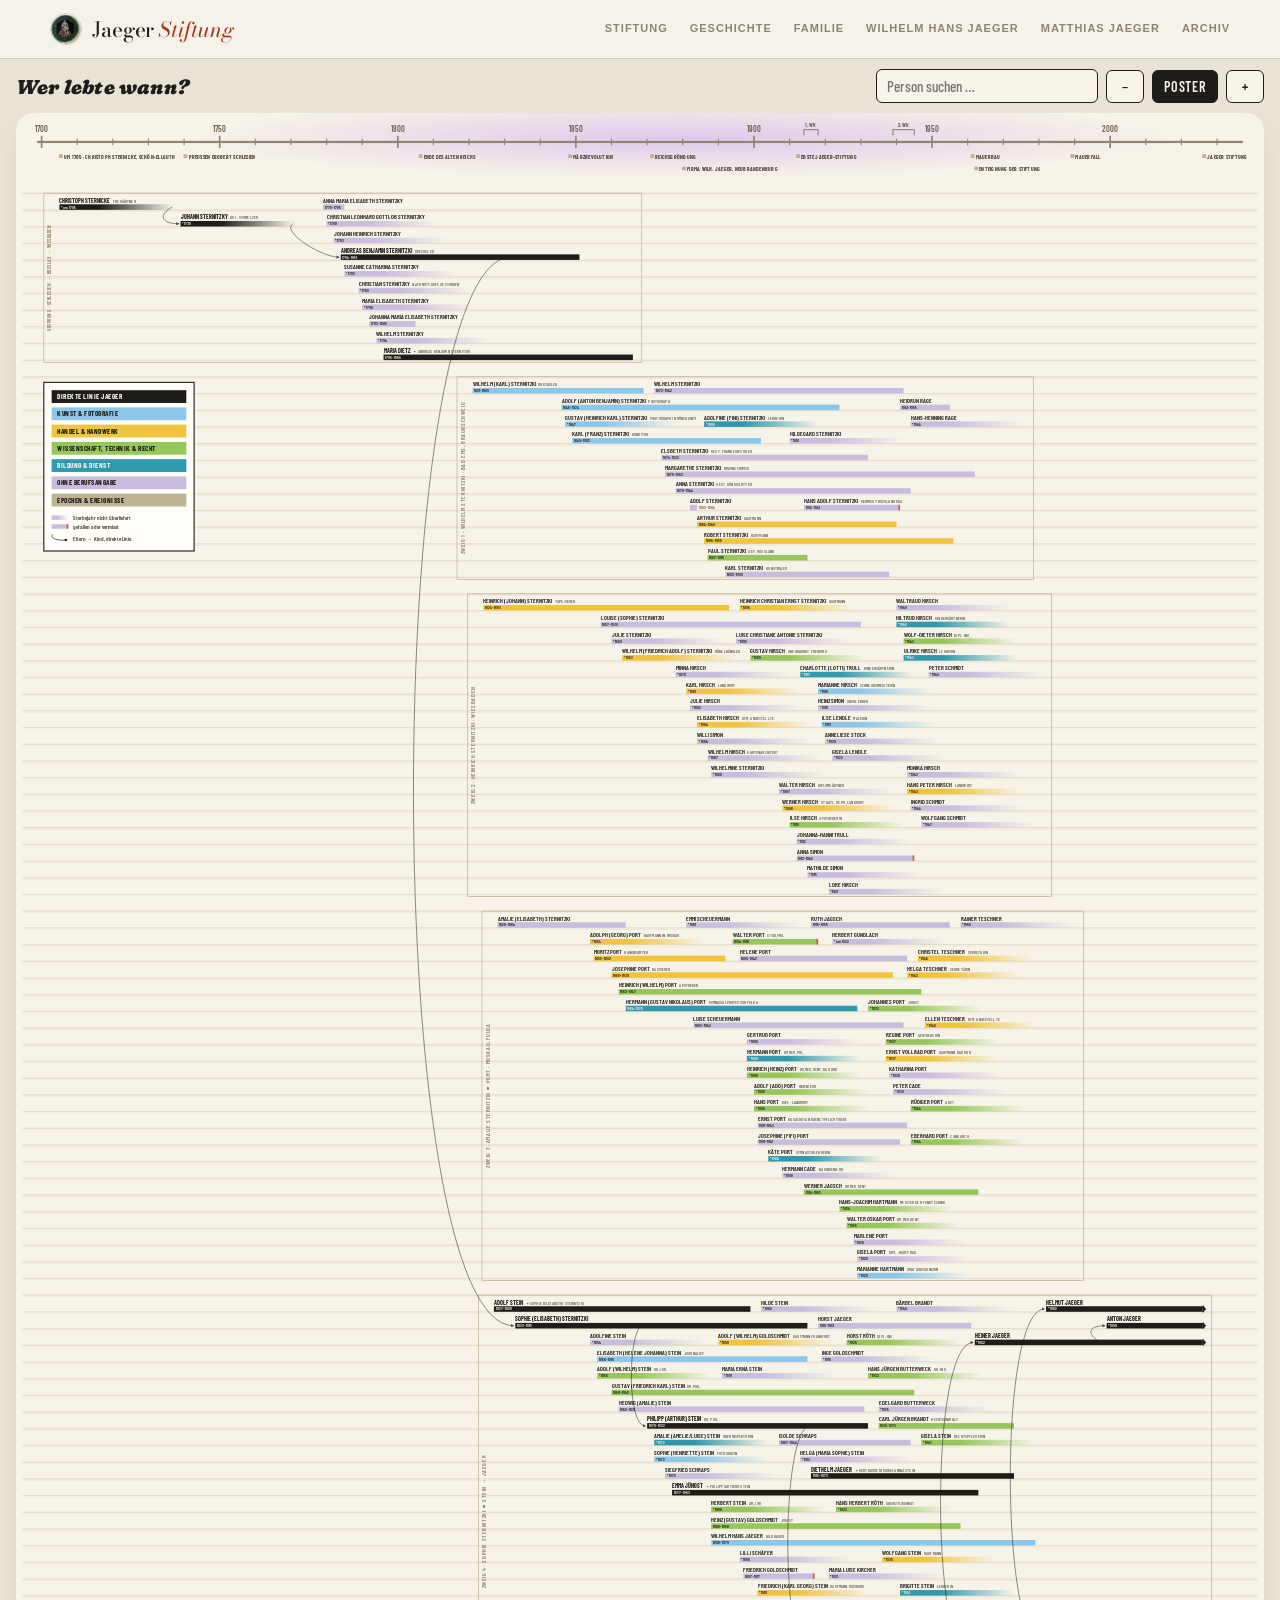
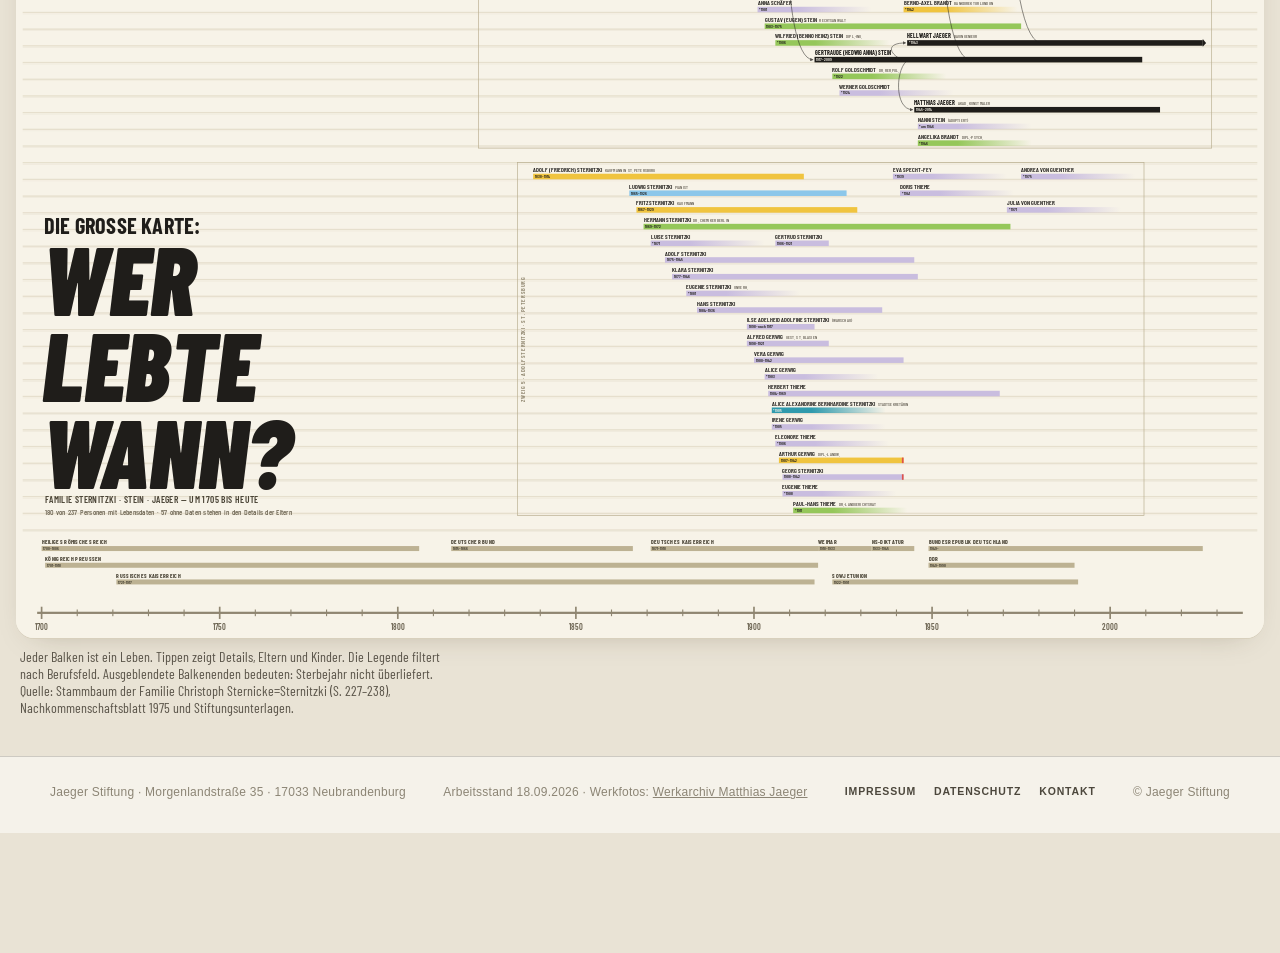
<file: wer-lebte-wann.html>
<!doctype html>
<html lang="de">
<head>
<meta charset="utf-8">
<meta name="viewport" content="width=device-width,initial-scale=1,viewport-fit=cover">
<script>if(window.top!==window.self)document.documentElement.classList.add('embedded');</script>
<title>Wer lebte wann? – Jaeger Stiftung</title>
<meta name="description" content="Wer lebte wann? Die Lebenszeiten der Familie Sternitzki, Stein und Jaeger von 1705 bis heute auf einer interaktiven Zeitleiste.">
<meta property="og:type" content="website">
<meta property="og:site_name" content="Jaeger Stiftung">
<meta property="og:locale" content="de_DE">
<meta property="og:title" content="Wer lebte wann? – Jaeger Stiftung">
<meta property="og:description" content="Wer lebte wann? Die Lebenszeiten der Familie Sternitzki, Stein und Jaeger von 1705 bis heute auf einer interaktiven Zeitleiste.">
<meta property="og:image" content="https://aramradomski.github.io/J-gerstiftung/img/objekte/obj-buste-wilhelm-jaeger.jpg">
<meta name="twitter:card" content="summary_large_image">
<link rel="icon" type="image/png" href="img/allgemein/blob-92d0ca021faac3b33932c7e9d1f00b83.png">
<link rel="preconnect" href="https://fonts.googleapis.com">
<link rel="preconnect" href="https://fonts.gstatic.com" crossorigin>
<link rel="stylesheet" href="https://fonts.googleapis.com/css2?family=Fraunces:ital,opsz,wght,SOFT,WONK@0,9..144,700,100,0;1,9..144,900,100,1&family=Barlow+Condensed:wght@400;500;600;700&family=Bodoni+Moda:ital,opsz,wght@0,6..96,400..600;1,6..96,400..600&display=swap">
<link rel="stylesheet" href="assets/chrome.css">
<style>
:root{
  --page:#e9e3d5; --paper:#f7f3e8; --ink:#1f1d1a; --ink2:#5b554a; --rule:#e2dac7;
  --kunst:#8cc7ea; --handel:#f0c43f; --wissen:#95c75a; --bildung:#2f9aad; --none:#c9bddf;
  --linie:#1f1d1a; --epoche:#bdb293; --krieg:#e0524a;
  color-scheme: light;
}
html,body{background:var(--page);color:var(--ink)}
body{font-family:"Barlow Condensed","Arial Narrow",Arial,sans-serif;padding-inline:16px;padding-block:0 120px}
.bar{position:sticky;top:env(safe-area-inset-top,0px);z-index:5;display:flex;flex-wrap:wrap;gap:8px;align-items:center;
  padding-block:10px;background:var(--page)}
.bar b{font-family:Fraunces,Georgia,serif;font-style:italic;font-weight:900;font-size:20px;letter-spacing:.01em;margin-right:auto;
  font-variation-settings:"SOFT" 100,"WONK" 1}
.bar input{font:500 15px "Barlow Condensed",sans-serif;padding:7px 10px;border:1.5px solid var(--ink);border-radius:6px;background:var(--paper);color:var(--ink);width:200px;max-width:52vw}
.bar button{font:600 14px "Barlow Condensed",sans-serif;letter-spacing:.06em;text-transform:uppercase;padding:7px 11px;border:1.5px solid var(--ink);
  background:var(--paper);color:var(--ink);border-radius:6px;cursor:pointer;min-width:38px}
.bar button:hover{background:var(--ink);color:var(--paper)}
.bar button:focus-visible,.bar input:focus-visible{outline:2px solid var(--krieg);outline-offset:2px}
.bar button[aria-pressed="true"]{background:var(--ink);color:var(--paper)}
#wrap{overflow-x:auto;border-radius:18px;background:var(--paper);box-shadow:0 1px 0 #d8d0bd,0 10px 30px -18px rgba(60,45,20,.35)}
#wrap svg{display:block}
svg text{font-family:"Barlow Condensed","Arial Narrow",Arial,sans-serif}
.it{cursor:pointer}
.it:hover .nm{fill:#b8382f}
.it .hl{fill:none;stroke:transparent;stroke-width:2}
.it.sel .hl{stroke:var(--krieg)}
.it.rel .hl{stroke:var(--krieg);stroke-dasharray:3 3}
.dim{opacity:.13}
.lg{cursor:pointer}
.lg:hover text{fill:#b8382f}
.hint{font-size:14px;color:var(--ink2);margin:10px 4px 0;max-width:70ch}
#card{position:fixed;left:50%;transform:translateX(-50%);bottom:calc(14px + env(safe-area-inset-bottom,0px));z-index:9;
  width:min(540px,calc(100vw - 32px));background:#fffdf7;border:1.5px solid var(--ink);border-radius:14px;
  box-shadow:0 18px 40px -16px rgba(40,30,10,.45);padding:14px 16px 14px;max-height:52vh;overflow:auto}
#card h3{font-family:Fraunces,Georgia,serif;font-weight:700;font-size:22px;line-height:1.1;margin:0 30px 2px 0;text-wrap:balance}
#card .d{font-weight:600;font-size:15px;letter-spacing:.05em;color:var(--ink2)}
#card .chip{display:inline-block;font-weight:600;font-size:12px;letter-spacing:.08em;text-transform:uppercase;padding:2px 7px;border-radius:3px;margin:8px 6px 0 0;color:var(--ink)}
#card p{font-family:Georgia,serif;font-size:14.5px;line-height:1.45;margin:8px 0 0;color:var(--ink)}
#card .k{font-family:"Barlow Condensed",sans-serif;font-weight:600;font-size:12px;letter-spacing:.08em;text-transform:uppercase;color:var(--ink2);margin-top:10px}
#card a{color:var(--ink);text-decoration:underline;text-decoration-color:#b9ad8e;cursor:pointer}
#card .x{position:absolute;right:10px;top:8px;border:0;background:none;font-size:24px;line-height:1;cursor:pointer;color:var(--ink);padding:4px 6px}
@media (prefers-reduced-motion:no-preference){ .it.flash .hl{animation:fl 1.1s ease 2} @keyframes fl{50%{stroke:var(--krieg);stroke-width:5}} }
/* Kopf-/Fußzeile der Website */
body{margin:0}
.site-head{margin-inline:-16px;position:relative}
.site-foot{margin-inline:-16px;margin-top:40px}
</style>
</head>
<body>
<a class="skip-link" href="#wrap">Zum Inhalt springen</a>
<header class="site-head">
  <div class="site-head-in">
    <a class="site-brand" href="index.html"><img src="img/allgemein/blob-92d0ca021faac3b33932c7e9d1f00b83.png" alt="" width="30" height="30"><span>Jaeger <em>Stiftung</em></span></a>
    <button class="site-toggle" type="button" aria-expanded="false" aria-controls="site-nav"><i aria-hidden="true"></i>Menü</button>
    <nav class="site-nav" id="site-nav" aria-label="Hauptmenü">
      <ul class="site-menu">
        <li><a href="stiftung.html">Stiftung</a></li>
        <li><a href="geschichte.html">Geschichte</a></li>
        <li><a href="familie.html">Familie</a></li>
        <li><a href="wilhelm-hans-jaeger.html">Wilhelm Hans Jaeger</a></li>
        <li><a href="matthias-jaeger.html">Matthias Jaeger</a></li>
        <li><a href="archiv.html">Archiv</a></li>
      </ul>
    </nav>
  </div>
</header>


<div class="bar">
  <b>Wer lebte wann?</b>
  <input id="q" list="names" placeholder="Person suchen …" aria-label="Person suchen" autocomplete="off">
  <datalist id="names"></datalist>
  <button id="zo" aria-label="Verkleinern">−</button>
  <button id="zf" aria-pressed="true">Poster</button>
  <button id="zi" aria-label="Vergrößern">+</button>
</div>
<div id="wrap" role="img" aria-label="Zeitleiste der Lebensdaten der Familie Sternitzki, Stein und Jaeger von 1705 bis heute"></div>
<p class="hint">Jeder Balken ist ein Leben. Tippen zeigt Details, Eltern und Kinder. Die Legende filtert nach Berufsfeld. Ausgeblendete Balkenenden bedeuten: Sterbejahr nicht überliefert. Quelle: Stammbaum der Familie Christoph Sternicke=Sternitzki (S. 227–238), Nachkommenschaftsblatt 1975 und Stiftungsunterlagen.</p>
<div id="card" hidden></div>

<script>
const DATA = [{"id":0,"p":null,"n":"Christoph Sternicke","b":1705,"d":null,"ap":true,"df":"","pr":"Freigärtner, Schön-Ellguth (Schlesien)","note":"Freigärtner, Schön-Ellguth (Schlesien) · ⚭ Maria","dt":"um 1705","main":true,"band":0},{"id":1,"p":0,"n":"Johann Sternitzky","b":1739,"d":null,"ap":false,"df":"","pr":"Kgl. Schmelzer, Münze Breslau","note":"Kgl. Schmelzer, Münze Breslau · ⚭ Maria Elisabeth Methmer · 9 Kinder","dt":"*22.1.1739","main":true,"band":0},{"id":2,"p":1,"n":"Anna Maria Elisabeth Sternitzky","b":1779,"d":1785,"ap":false,"df":"","pr":"","note":"","dt":"*26.1.1779, †1785","main":false,"band":0},{"id":3,"p":1,"n":"Christian Leonhard Gottlob Sternitzky","b":1780,"d":null,"ap":false,"df":"","pr":"","note":"","dt":"*17.9.1780","main":false,"band":0},{"id":4,"p":1,"n":"Johann Heinrich Sternitzky","b":1782,"d":null,"ap":false,"df":"","pr":"","note":"","dt":"*20.11.1782","main":false,"band":0},{"id":5,"p":1,"n":"Andreas Benjamin Sternitzki","b":1784,"d":1851,"ap":false,"df":"","pr":"Drechsler, Wiesbaden","note":"⚭ Maria Sophie Henriette Amalie Dietz (1796–1866) · Drechsler, Wiesbaden · 5 Kinder","dt":"1784–1851","main":true,"band":0},{"id":6,"p":1,"n":"Susanne Catharina Sternitzky","b":1785,"d":null,"ap":false,"df":"","pr":"","note":"","dt":"*2.2.1785","main":false,"band":0},{"id":7,"p":1,"n":"Christian Sternitzky","b":1789,"d":null,"ap":false,"df":"","pr":"nach Nottaufe gestorben","note":"nach Nottaufe gestorben","dt":"*6.1.1789","main":false,"band":0},{"id":8,"p":1,"n":"Maria Elisabeth Sternitzky","b":1790,"d":null,"ap":false,"df":"","pr":"","note":"","dt":"*2.7.1790","main":false,"band":0},{"id":9,"p":1,"n":"Johanna Maria Elisabeth Sternitzky","b":1792,"d":1805,"ap":false,"df":"","pr":"","note":"","dt":"1792–1805","main":false,"band":0},{"id":10,"p":1,"n":"Wilhelm Sternitzky","b":1794,"d":null,"ap":false,"df":"","pr":"","note":"","dt":"*16.11.1794","main":false,"band":0},{"id":11,"p":5,"n":"Wilhelm (Karl) Sternitzki","b":1821,"d":1869,"ap":false,"df":"","pr":"Drechsler, Graveur, Photograph, Bad Ems","note":"Drechsler, Graveur, Photograph, Bad Ems · ⚭ Elisabeth Hofmann (†1878) · 3 Kinder","dt":"1821–1869","main":false,"band":1},{"id":12,"p":11,"n":"Adolf (Anton Benjamin) Sternitzki","b":1846,"d":1924,"ap":false,"df":"","pr":"Photograph, Wolfenbüttel (1871) & Braunschweig (1877)","note":"Photograph, Wolfenbüttel (1871) & Braunschweig (1877) · 1.⚭ Louise Karoline Rudolff (†1884) · 2.⚭ Christine Helene Bock (1861–1901) · 6 Kinder, 1–3 Wolfenbüttel, 4–6 Braunschweig","dt":"1846–1924","main":false,"band":1},{"id":13,"p":12,"n":"Wilhelm Sternitzki","b":1872,"d":1942,"ap":false,"df":"","pr":"","note":"⚭ Margarethe Reinicke (†1968), Gifhorn · 2 Kinder","dt":"1872–1942","main":false,"band":1},{"id":14,"p":13,"n":"Hildegard Sternitzki","b":1910,"d":null,"ap":false,"df":"","pr":"","note":"⚭ Walter Rage (gef. Russland 1943) · 2 Kinder","dt":"*1910","main":false,"band":1},{"id":15,"p":14,"n":"Heidrun Rage","b":1941,"d":1955,"ap":false,"df":"","pr":"","note":"","dt":"1941–1955","main":false,"band":1},{"id":16,"p":14,"n":"Hans-Henning Rage","b":1944,"d":null,"ap":false,"df":"","pr":"","note":"","dt":"*1944","main":false,"band":1},{"id":17,"p":13,"n":"Hans Adolf Sternitzki","b":1914,"d":1941,"ap":false,"df":"vermisst","pr":"vermißt Russland 1941","note":"vermißt Russland 1941","dt":"*1914","main":false,"band":1},{"id":18,"p":12,"n":"Elsbeth Sternitzki","b":1874,"d":1932,"ap":false,"df":"","pr":"gest. Frankfurt/Oder","note":"gest. Frankfurt/Oder","dt":"1874–1932","main":false,"band":1},{"id":19,"p":12,"n":"Margarethe Sternitzki","b":1875,"d":1962,"ap":false,"df":"","pr":"Braunschweig","note":"Braunschweig","dt":"1875–1962","main":false,"band":1},{"id":20,"p":12,"n":"Anna Sternitzki","b":1878,"d":1944,"ap":false,"df":"","pr":"gest. Königslutter","note":"gest. Königslutter","dt":"1878–1944","main":false,"band":1},{"id":21,"p":12,"n":"Adolf Sternitzki","b":1882,"d":1884,"ap":false,"df":"","pr":"","note":"","dt":"1882–1884","main":false,"band":1},{"id":22,"p":12,"n":"Adolfine (Fini) Sternitzki","b":1886,"d":null,"ap":false,"df":"","pr":"Lehrerin, Braunschweig","note":"Lehrerin, Braunschweig","dt":"*1886","main":false,"band":1},{"id":23,"p":11,"n":"Gustav (Heinrich Karl) Sternitzki","b":1847,"d":null,"ap":false,"df":"","pr":"Photograph in München(?)","note":"Photograph in München(?) · ⚭ Else … · 1 Kind","dt":"*1847","main":false,"band":1},{"id":24,"p":23,"n":"Emma Sternitzki","b":null,"d":null,"ap":false,"df":"","pr":"","note":"⚭ … Unkauf · 2 Kinder","dt":"","main":false,"band":1},{"id":25,"p":24,"n":"Sohn Unkauf","b":null,"d":null,"ap":false,"df":"","pr":"starb als Student","note":"starb als Student","dt":"","main":false,"band":1},{"id":26,"p":24,"n":"Ella Unkauf","b":null,"d":null,"ap":false,"df":"","pr":"Lehrerin","note":"Lehrerin","dt":"","main":false,"band":1},{"id":27,"p":11,"n":"Karl (Franz) Sternitzki","b":1849,"d":1902,"ap":false,"df":"","pr":"Konditor, Photograph — übernahm 1877 das Photogeschäft Wolfenbüttel vom Bruder","note":"Konditor, Photograph — übernahm 1877 das Photogeschäft Wolfenbüttel vom Bruder · ⚭ Marie Massin (1857–1925) · 4 Kinder, Wolfenbüttel","dt":"1849–1902","main":false,"band":1},{"id":28,"p":27,"n":"Arthur Sternitzki","b":1884,"d":1940,"ap":false,"df":"","pr":"Kaufmann, ledig","note":"Kaufmann, ledig","dt":"1884–1940","main":false,"band":1},{"id":29,"p":27,"n":"Robert Sternitzki","b":1886,"d":1956,"ap":false,"df":"","pr":"Kaufmann, ledig","note":"Kaufmann, ledig","dt":"1886–1956","main":false,"band":1},{"id":30,"p":27,"n":"Paul Sternitzki","b":1887,"d":1915,"ap":false,"df":"","pr":"gef. Rußland, cand.math.","note":"gef. Rußland, cand.math.","dt":"1887–1915","main":false,"band":1},{"id":31,"p":27,"n":"Karl Sternitzki","b":1892,"d":1938,"ap":false,"df":"","pr":"Kunstmaler, ledig","note":"Kunstmaler, ledig","dt":"1892–1938","main":false,"band":1},{"id":32,"p":5,"n":"Heinrich (Johann) Sternitzki","b":1824,"d":1893,"ap":false,"df":"","pr":"Tapezierer, Möbelhändler Wiesbaden, Geschworener","note":"Tapezierer, Möbelhändler Wiesbaden, Geschworener · ⚭ Anna Maria Auguste French (†1871) · 4 Kinder, in Wiesbaden (nur 3 im Quellbuch namentlich geführt)","dt":"1824–1893","main":false,"band":2},{"id":33,"p":32,"n":"Louise (Sophie) Sternitzki","b":1857,"d":1930,"ap":false,"df":"","pr":"","note":"⚭ Friedrich Hirsch (1851–1940) · 6 Kinder, Wi-Bierstadt","dt":"1857–1930","main":false,"band":2},{"id":34,"p":33,"n":"Minna Hirsch","b":1878,"d":null,"ap":false,"df":"","pr":"","note":"⚭ Wilhelm Vonhausen · keine Kinder","dt":"*1878","main":false,"band":2},{"id":35,"p":33,"n":"Karl Hirsch","b":1881,"d":null,"ap":false,"df":"","pr":"Landwirt, Niederhausen","note":"Landwirt, Niederhausen · ⚭ Johanna Müller · 4 Kinder","dt":"*1881","main":false,"band":2},{"id":36,"p":35,"n":"Walter Hirsch","b":1907,"d":null,"ap":false,"df":"","pr":"Diplomgärtner","note":"Diplomgärtner · ⚭ Irmgard Roediger (1.Ehe) · 2.⚭ Günter Bertling","dt":"*1907","main":false,"band":2},{"id":37,"p":36,"n":"Waltraud Hirsch","b":1940,"d":null,"ap":false,"df":"","pr":"","note":"","dt":"*1940","main":false,"band":2},{"id":38,"p":36,"n":"Wolf-Dieter Hirsch","b":1942,"d":null,"ap":false,"df":"","pr":"Dipl.-Ing.","note":"","dt":"*1942, Dipl.-Ing.","main":false,"band":2},{"id":39,"p":36,"n":"Monika Hirsch","b":1943,"d":null,"ap":false,"df":"","pr":"","note":"","dt":"*1943","main":false,"band":2},{"id":40,"p":35,"n":"Werner Hirsch","b":1908,"d":null,"ap":false,"df":"","pr":"staatl. gepr. Landwirt","note":"staatl. gepr. Landwirt · ⚭ Margret Wefelscheid, Niederhausen","dt":"*1908","main":false,"band":2},{"id":41,"p":40,"n":"Hiltrud Hirsch","b":1940,"d":null,"ap":false,"df":"","pr":"Kindergärtnerin","note":"Kindergärtnerin · ⚭ Horst Brandel","dt":"*1940","main":false,"band":2},{"id":42,"p":41,"n":"Sebastian Brandel","b":null,"d":null,"ap":false,"df":"","pr":"","note":"","dt":"","main":false,"band":2},{"id":43,"p":41,"n":"Tobias Brandel","b":null,"d":null,"ap":false,"df":"","pr":"","note":"","dt":"","main":false,"band":2},{"id":44,"p":40,"n":"Ulrike Hirsch","b":1942,"d":null,"ap":false,"df":"","pr":"Lehrerin","note":"Lehrerin · ⚭ Hartmut Amberger","dt":"*1942","main":false,"band":2},{"id":45,"p":44,"n":"Stephanie Amberger","b":null,"d":null,"ap":false,"df":"","pr":"","note":"","dt":"","main":false,"band":2},{"id":46,"p":40,"n":"Hans Peter Hirsch","b":1943,"d":null,"ap":false,"df":"","pr":"Landwirt","note":"Landwirt · ⚭ Renate Döring","dt":"*1943","main":false,"band":2},{"id":47,"p":46,"n":"Lukas Hirsch","b":null,"d":null,"ap":false,"df":"","pr":"","note":"","dt":"","main":false,"band":2},{"id":48,"p":35,"n":"Ilse Hirsch","b":1910,"d":null,"ap":false,"df":"","pr":"Apothekerin","note":"Apothekerin · ⚭ Joseph Schmitt · keine Kinder","dt":"*1910","main":false,"band":2},{"id":49,"p":35,"n":"Lore Hirsch","b":1921,"d":null,"ap":false,"df":"","pr":"","note":"⚭ Reinhold Bosies, Oberamtsrat","dt":"*1921","main":false,"band":2},{"id":50,"p":33,"n":"Julie Hirsch","b":1882,"d":null,"ap":false,"df":"","pr":"","note":"⚭ Wilhelm Trull, Kaufmann Berlin","dt":"*1882","main":false,"band":2},{"id":51,"p":50,"n":"Johanna-Hanni Trull","b":1912,"d":null,"ap":false,"df":"","pr":"","note":"⚭ Georg Müller","dt":"*1912","main":false,"band":2},{"id":52,"p":51,"n":"Horst Müller","b":null,"d":null,"ap":false,"df":"","pr":"","note":"","dt":"","main":false,"band":2},{"id":53,"p":50,"n":"Charlotte (Lotti) Trull","b":1913,"d":null,"ap":false,"df":"","pr":"Kindergärtnerin","note":"Kindergärtnerin · ⚭ Folkert Müller, Pfarrer","dt":"*1913","main":false,"band":2},{"id":54,"p":33,"n":"Elisabeth Hirsch","b":1884,"d":null,"ap":false,"df":"","pr":"Kfm. Angestellte","note":"Kfm. Angestellte · ⚭ Karl Stock, Kaufmann","dt":"*1884","main":false,"band":2},{"id":55,"p":54,"n":"Anneliese Stock","b":1920,"d":null,"ap":false,"df":"","pr":"","note":"⚭ Herbert Seidel","dt":"*1920","main":false,"band":2},{"id":56,"p":55,"n":"Monika Seidel","b":null,"d":null,"ap":false,"df":"","pr":"","note":"","dt":"","main":false,"band":2},{"id":57,"p":33,"n":"Wilhelm Hirsch","b":1887,"d":null,"ap":false,"df":"","pr":"Gartenarchitekt, Aukam","note":"Gartenarchitekt, Aukam · ⚭ Anna Hahn","dt":"*1887","main":false,"band":2},{"id":58,"p":57,"n":"Marianne Hirsch","b":1918,"d":null,"ap":false,"df":"","pr":"Schneidermeisterin","note":"","dt":"*1918, Schneidermeisterin","main":false,"band":2},{"id":59,"p":33,"n":"Gustav Hirsch","b":1899,"d":null,"ap":false,"df":"","pr":"Oberbaurat Freiburg","note":"Oberbaurat Freiburg · ⚭ Eva Blaschke · keine Kinder","dt":"*1899","main":false,"band":2},{"id":60,"p":32,"n":"Julie Sternitzki","b":1860,"d":null,"ap":false,"df":"","pr":"","note":"⚭ Eduard Simon, Obergärtner","dt":"*1860","main":false,"band":2},{"id":61,"p":60,"n":"Willi Simon","b":1884,"d":null,"ap":false,"df":"","pr":"","note":"⚭ Frieda Rus, Pforzheim","dt":"*1884","main":false,"band":2},{"id":62,"p":61,"n":"Anna Simon","b":1912,"d":1945,"ap":false,"df":"gefallen","pr":"","note":"","dt":"*1912, gef. München 1945","main":false,"band":2},{"id":63,"p":61,"n":"Mathilde Simon","b":1915,"d":null,"ap":false,"df":"","pr":"","note":"⚭ Gerhard Fischer, Reichsbankinspektor · keine Kinder","dt":"*1915","main":false,"band":2},{"id":64,"p":61,"n":"Heinz Simon","b":1918,"d":null,"ap":false,"df":"","pr":"Oberlehrer","note":"⚭ Cläre Hammer · keine Kinder","dt":"*1918, Oberlehrer","main":false,"band":2},{"id":65,"p":32,"n":"Wilhelm (Friedrich Adolf) Sternitzki","b":1863,"d":null,"ap":false,"df":"","pr":"Möbelhändler","note":"Möbelhändler · 1.⚭ Wilhelmine Gaab · 2.⚭ Auguste Müller","dt":"*1863","main":false,"band":2},{"id":66,"p":65,"n":"Wilhelmine Sternitzki","b":1888,"d":null,"ap":false,"df":"","pr":"","note":"","dt":"*1888","main":false,"band":2},{"id":67,"p":65,"n":"Luise Christiane Antonie Sternitzki","b":1895,"d":null,"ap":false,"df":"","pr":"","note":"1.⚭ Karl Lendle, Bankbeamter · 2.⚭ Karl Schneider","dt":"*1895","main":false,"band":2},{"id":68,"p":67,"n":"Ilse Lendle","b":1919,"d":null,"ap":false,"df":"","pr":"Malerin","note":"⚭ Kurt Pedell · keine Kinder","dt":"*1919, Malerin","main":false,"band":2},{"id":69,"p":67,"n":"Gisela Lendle","b":1922,"d":null,"ap":false,"df":"","pr":"","note":"⚭ Günther Schmidt, Kaufmann","dt":"*1922","main":false,"band":2},{"id":70,"p":69,"n":"Ingrid Schmidt","b":1944,"d":null,"ap":false,"df":"","pr":"","note":"⚭ Donald Sinclair Day","dt":"*1944","main":false,"band":2},{"id":71,"p":70,"n":"Andrew Jan Day","b":null,"d":null,"ap":false,"df":"","pr":"","note":"","dt":"","main":false,"band":2},{"id":72,"p":69,"n":"Wolfgang Schmidt","b":1947,"d":null,"ap":false,"df":"","pr":"","note":"","dt":"*1947","main":false,"band":2},{"id":73,"p":69,"n":"Peter Schmidt","b":1949,"d":null,"ap":false,"df":"","pr":"","note":"","dt":"*1949","main":false,"band":2},{"id":74,"p":65,"n":"Heinrich Christian Ernst Sternitzki","b":1896,"d":null,"ap":false,"df":"","pr":"Kaufmann","note":"Kaufmann · ⚭ Paula Springer · keine Kinder","dt":"*1896","main":false,"band":2},{"id":75,"p":5,"n":"Amalie (Elisabeth) Sternitzki","b":1828,"d":1864,"ap":false,"df":"","pr":"","note":"⚭ Joseph Port (1827–1904), Kreissekretär a.D., Kanzleirat · 5 Kinder","dt":"1828–1864","main":false,"band":3},{"id":76,"p":75,"n":"Adolph (Georg) Port","b":1854,"d":null,"ap":false,"df":"","pr":"Kaufmann in Moskau","note":"Kaufmann in Moskau · ⚭ Fanni Doll","dt":"*1854","main":false,"band":3},{"id":77,"p":76,"n":"Gertrud Port","b":1898,"d":null,"ap":false,"df":"","pr":"","note":"","dt":"*1898","main":false,"band":3},{"id":78,"p":76,"n":"Adolf (Ado) Port","b":1900,"d":null,"ap":false,"df":"","pr":"Ingenieur, Swerdlowsk","note":"Ingenieur, Swerdlowsk · ⚭ Katharina Waganowa","dt":"*1900","main":false,"band":3},{"id":79,"p":78,"n":"Katharina Port","b":1938,"d":null,"ap":false,"df":"","pr":"","note":"","dt":"*1938","main":false,"band":3},{"id":80,"p":76,"n":"Ernst Port","b":1901,"d":1943,"ap":false,"df":"","pr":"Kasachstan (Dienstpflichtiger)","note":"","dt":"*1901, †1943 Kasachstan (Dienstpflichtiger)","main":false,"band":3},{"id":81,"p":75,"n":"Moritz Port","b":1855,"d":1892,"ap":false,"df":"","pr":"Bankbeamter","note":"","dt":"1855–1892, Bankbeamter","main":false,"band":3},{"id":82,"p":75,"n":"Josephine Port","b":1860,"d":1939,"ap":false,"df":"","pr":"Kassierer, Höchst/Main","note":"1.⚭ August Herber (†1901) · Kassierer, Höchst/Main","dt":"1860–1939","main":false,"band":3},{"id":83,"p":82,"n":"Emmi Scheuermann","b":1881,"d":null,"ap":false,"df":"","pr":"","note":"⚭ August Gundlach, Kaufmann Bingen","dt":"*1881","main":false,"band":3},{"id":84,"p":83,"n":"Herbert Gundlach","b":1922,"d":null,"ap":true,"df":"","pr":"","note":"","dt":"*um 1922","main":false,"band":3},{"id":85,"p":82,"n":"Luise Scheuermann","b":1883,"d":1942,"ap":false,"df":"","pr":"","note":"1.⚭ Gottfried Cade · 2.⚭ Dr. Eugen Jagsch, Zahnarzt Wiesbaden","dt":"1883–1942","main":false,"band":3},{"id":86,"p":85,"n":"Hermann Cade","b":1908,"d":null,"ap":false,"df":"","pr":"Bauingenieur","note":"Bauingenieur · ⚭ Margarethe Saar","dt":"*1908","main":false,"band":3},{"id":87,"p":86,"n":"Peter Cade","b":1939,"d":null,"ap":false,"df":"","pr":"","note":"","dt":"*1939","main":false,"band":3},{"id":88,"p":85,"n":"Werner Jagsch","b":1914,"d":1963,"ap":false,"df":"","pr":"Dr.med.dent., Wiesbaden","note":"Dr.med.dent., Wiesbaden · 1.⚭ Diez (3 Söhne, Alfred Fuhrig) · 2.⚭ Wilhelma Thielemann","dt":"1914–1963","main":false,"band":3},{"id":89,"p":85,"n":"Ruth Jagsch","b":1916,"d":1955,"ap":false,"df":"","pr":"","note":"⚭ Werner Teschner · 2.⚭ Emmi Auler","dt":"1916–1955","main":false,"band":3},{"id":90,"p":89,"n":"Rainer Teschner","b":1958,"d":null,"ap":false,"df":"","pr":"","note":"","dt":"*1958","main":false,"band":3},{"id":91,"p":89,"n":"Helga Teschner","b":1943,"d":null,"ap":false,"df":"","pr":"Sekretärin","note":"⚭ Vincenzo Casaccia, Bundesbahnangestellter","dt":"*1943, Sekretärin","main":false,"band":3},{"id":92,"p":91,"n":"Marco Casaccia","b":null,"d":null,"ap":false,"df":"","pr":"","note":"","dt":"","main":false,"band":3},{"id":93,"p":91,"n":"Alexandra Casaccia","b":null,"d":null,"ap":false,"df":"","pr":"","note":"","dt":"","main":false,"band":3},{"id":94,"p":91,"n":"Marcella Casaccia","b":null,"d":null,"ap":false,"df":"","pr":"","note":"","dt":"","main":false,"band":3},{"id":95,"p":89,"n":"Christel Teschner","b":1946,"d":null,"ap":false,"df":"","pr":"Sekretärin","note":"⚭ Werner Bücher, Polier","dt":"*1946, Sekretärin","main":false,"band":3},{"id":96,"p":95,"n":"Thomas Bücher","b":null,"d":null,"ap":false,"df":"","pr":"","note":"","dt":"","main":false,"band":3},{"id":97,"p":89,"n":"Ellen Teschner","b":1948,"d":null,"ap":false,"df":"","pr":"kfm. Angestellte","note":"⚭ Arno Braun, Buchhalter","dt":"*1948, kfm. Angestellte","main":false,"band":3},{"id":98,"p":97,"n":"Sabine Braun","b":null,"d":null,"ap":false,"df":"","pr":"","note":"","dt":"","main":false,"band":3},{"id":99,"p":75,"n":"Heinrich (Wilhelm) Port","b":1862,"d":1947,"ap":false,"df":"","pr":"Apotheker, Generalagent","note":"⚭ Maria Ruhl (†1936) · 3 Kinder","dt":"1862–1947, Apotheker, Generalagent","main":false,"band":3},{"id":100,"p":99,"n":"Hermann Port","b":1898,"d":null,"ap":false,"df":"","pr":"Dr.rer.pol., Dozent Königsberg","note":"⚭ Brigitte Fieberg · 5 Kinder","dt":"*1898, Dr.rer.pol., Dozent Königsberg","main":false,"band":3},{"id":101,"p":100,"n":"Gisela Port","b":1929,"d":null,"ap":false,"df":"","pr":"Dipl.-Kauffrau","note":"⚭ Hans Hüning, Dr.rer.pol., Direktor Düsseldorf","dt":"*1929, Dipl.-Kauffrau","main":false,"band":3},{"id":102,"p":101,"n":"Eckehard Hüning","b":null,"d":null,"ap":false,"df":"","pr":"","note":"","dt":"","main":false,"band":3},{"id":103,"p":101,"n":"Ulrich Hüning","b":null,"d":null,"ap":false,"df":"","pr":"","note":"","dt":"","main":false,"band":3},{"id":104,"p":100,"n":"Johannes Port","b":1932,"d":null,"ap":false,"df":"","pr":"Jurist, Reg.-Dir.","note":"⚭ Eva Schnell, Lehrerin Köln","dt":"*1932, Jurist, Reg.-Dir.","main":false,"band":3},{"id":105,"p":104,"n":"Michael Port","b":null,"d":null,"ap":false,"df":"","pr":"","note":"","dt":"","main":false,"band":3},{"id":106,"p":104,"n":"Ursula Port","b":null,"d":null,"ap":false,"df":"","pr":"","note":"","dt":"","main":false,"band":3},{"id":107,"p":104,"n":"Andreas Port","b":null,"d":null,"ap":false,"df":"","pr":"","note":"","dt":"","main":false,"band":3},{"id":108,"p":100,"n":"Regine Port","b":1937,"d":null,"ap":false,"df":"","pr":"Apothekerin","note":"⚭ Bruno Claßen, Jurist, Oberpostrat Siegen","dt":"*1937, Apothekerin","main":false,"band":3},{"id":109,"p":108,"n":"Hildegard Claßen","b":null,"d":null,"ap":false,"df":"","pr":"","note":"","dt":"","main":false,"band":3},{"id":110,"p":108,"n":"Peter Claßen","b":null,"d":null,"ap":false,"df":"","pr":"","note":"","dt":"","main":false,"band":3},{"id":111,"p":100,"n":"Rüdiger Port","b":1944,"d":null,"ap":false,"df":"","pr":"Arzt","note":"","dt":"*1944, Arzt","main":false,"band":3},{"id":112,"p":100,"n":"Eberhard Port","b":1944,"d":null,"ap":false,"df":"","pr":"cand.arch.","note":"","dt":"*1944, cand.arch.","main":false,"band":3},{"id":113,"p":99,"n":"Hans Port","b":1900,"d":null,"ap":false,"df":"","pr":"Dipl.-Landwirt, Oberlandwirtschaftsrat","note":"⚭ Hildegard-Agnes Sante, Lehrerin · keine Kinder","dt":"*1900, Dipl.-Landwirt, Oberlandwirtschaftsrat","main":false,"band":3},{"id":114,"p":99,"n":"Käte Port","b":1904,"d":null,"ap":false,"df":"","pr":"Gymnastiklehrerin","note":"","dt":"*1904, Gymnastiklehrerin","main":false,"band":3},{"id":115,"p":75,"n":"Hermann (Gustav Nikolaus) Port","b":1864,"d":1929,"ap":false,"df":"","pr":"Gymnasialprofessor Fulda","note":"⚭ Karoline verw. Haas · 4 Kinder","dt":"1864–1929, Gymnasialprofessor Fulda","main":false,"band":3},{"id":116,"p":115,"n":"Walter Port","b":1894,"d":1918,"ap":false,"df":"gefallen","pr":"stud.phil.","note":"","dt":"*1894, gef. Merville 1918, stud.phil.","main":false,"band":3},{"id":117,"p":115,"n":"Helene Port","b":1896,"d":1943,"ap":false,"df":"","pr":"","note":"⚭ Hugo Hartmann, Bankbeamter Fulda","dt":"*1896, †1943","main":false,"band":3},{"id":118,"p":117,"n":"Hans-Joachim Hartmann","b":1924,"d":null,"ap":false,"df":"","pr":"Meister der Funktechnik","note":"Meister der Funktechnik · ⚭ Doris verw. Kattner · keine Kinder","dt":"*1924","main":false,"band":3},{"id":119,"p":117,"n":"Marianne Hartmann","b":1929,"d":null,"ap":false,"df":"","pr":"Grafikdesignerin","note":"⚭ Bernhard Johannes, Grafikdesigner","dt":"*1929, Grafikdesignerin","main":false,"band":3},{"id":120,"p":119,"n":"Iris Johannes","b":null,"d":null,"ap":false,"df":"","pr":"","note":"","dt":"","main":false,"band":3},{"id":121,"p":115,"n":"Heinrich (Heinz) Port","b":1898,"d":null,"ap":false,"df":"","pr":"Dr.med.dent. Bad Orb","note":"1.⚭ Auguste Maria Schwarz · 2.⚭ Henriette (Henny) Grau · 3 Kinder","dt":"*1898, Dr.med.dent. Bad Orb","main":false,"band":3},{"id":122,"p":121,"n":"Walter Oskar Port","b":1926,"d":null,"ap":false,"df":"","pr":"Dr.med.dent.","note":"⚭ Margaretha Uhl","dt":"*1926, Dr.med.dent.","main":false,"band":3},{"id":123,"p":122,"n":"Christine Port","b":null,"d":null,"ap":false,"df":"","pr":"","note":"","dt":"","main":false,"band":3},{"id":124,"p":121,"n":"Marlene Port","b":1928,"d":null,"ap":false,"df":"","pr":"","note":"⚭ Paul Köhli, Ingenieur Bern","dt":"*1928","main":false,"band":3},{"id":125,"p":124,"n":"Brigitte Köhli","b":null,"d":null,"ap":false,"df":"","pr":"","note":"","dt":"","main":false,"band":3},{"id":126,"p":124,"n":"Kathrin Köhli","b":null,"d":null,"ap":false,"df":"","pr":"","note":"","dt":"","main":false,"band":3},{"id":127,"p":124,"n":"Markus Köhli","b":null,"d":null,"ap":false,"df":"","pr":"","note":"","dt":"","main":false,"band":3},{"id":128,"p":121,"n":"Ernst Vollrad Port","b":1937,"d":null,"ap":false,"df":"","pr":"Kaufmann Bad Orb","note":"1.⚭ Johanna Gruber · 2.⚭ Barbara Johannes/Langenselbold","dt":"*1937, Kaufmann Bad Orb","main":false,"band":3},{"id":129,"p":128,"n":"Ivonne Port","b":null,"d":null,"ap":false,"df":"","pr":"","note":"","dt":"","main":false,"band":3},{"id":130,"p":128,"n":"Oliver Port","b":null,"d":null,"ap":false,"df":"","pr":"","note":"","dt":"","main":false,"band":3},{"id":131,"p":128,"n":"Sven Port","b":null,"d":null,"ap":false,"df":"","pr":"","note":"","dt":"","main":false,"band":3},{"id":132,"p":115,"n":"Josephine (Fifi) Port","b":1901,"d":1941,"ap":false,"df":"","pr":"","note":"","dt":"1901–1941","main":false,"band":3},{"id":133,"p":5,"n":"Sophie (Elisabeth) Sternitzki","b":1833,"d":1915,"ap":false,"df":"","pr":"","note":"⚭ Adolf Stein (1827–1899), Buchdrucker Frankfurt/M · 8 Kinder","dt":"1833–1915","main":true,"band":4},{"id":134,"p":133,"n":"Adolfine Stein","b":1854,"d":null,"ap":false,"df":"","pr":"","note":"⚭ Reinhold Schraps, Rechtsanwalt","dt":"*1854","main":false,"band":4},{"id":135,"p":134,"n":"Siegfried Schraps","b":1875,"d":null,"ap":false,"df":"","pr":"","note":"⚭ Maria Friederike Mätzke","dt":"*1875","main":false,"band":4},{"id":136,"p":135,"n":"Isolde Schraps","b":1907,"d":1944,"ap":false,"df":"?","pr":"","note":"","dt":"*1907, †1944?","main":false,"band":4},{"id":137,"p":133,"n":"Elisabeth (Helene Johanna) Stein","b":1856,"d":1915,"ap":false,"df":"","pr":"Journalist","note":"","dt":"*1856, †um 1915, Journalist","main":false,"band":4},{"id":138,"p":133,"n":"Adolf (Wilhelm) Stein","b":1856,"d":null,"ap":false,"df":"","pr":"Dr.jur., Rechtsanwalt Frankfurt","note":"Dr.jur., Rechtsanwalt Frankfurt · ⚭ Luise Schwab","dt":"*1856","main":false,"band":4},{"id":139,"p":138,"n":"Herbert Stein","b":1888,"d":null,"ap":false,"df":"","pr":"Dr.jur., Rechtsanwalt","note":"⚭ Erna Witt · keine Kinder","dt":"*1888, Dr.jur., Rechtsanwalt","main":false,"band":4},{"id":140,"p":138,"n":"Maria Erna Stein","b":1891,"d":null,"ap":false,"df":"","pr":"","note":"⚭ Helmut Kircher, Fabrikant","dt":"*1891","main":false,"band":4},{"id":141,"p":140,"n":"Maria Luise Kircher","b":1921,"d":null,"ap":false,"df":"","pr":"","note":"","dt":"*1921","main":false,"band":4},{"id":142,"p":133,"n":"Gustav (Friedrich Karl) Stein","b":1860,"d":1945,"ap":false,"df":"","pr":"Dr.phil., Syndikus","note":"⚭ Helene Kattwinkel","dt":"1860–1945, Dr.phil., Syndikus","main":false,"band":4},{"id":143,"p":142,"n":"Friedrich (Karl Georg) Stein","b":1901,"d":null,"ap":false,"df":"","pr":"Kaufmann Duisburg","note":"⚭ Elfriede Laupenmühlen","dt":"*1901, Kaufmann Duisburg","main":false,"band":4},{"id":144,"p":143,"n":"Barbara Stein","b":null,"d":null,"ap":false,"df":"","pr":"","note":"","dt":"","main":false,"band":4},{"id":145,"p":142,"n":"Gustav (Eugen) Stein","b":1903,"d":1975,"ap":false,"df":"","pr":"Rechtsanwalt, Professor","note":"⚭ Ruth Immelen","dt":"1903–1975, Rechtsanwalt, Professor","main":false,"band":4},{"id":146,"p":145,"n":"Nanni Stein","b":1946,"d":null,"ap":true,"df":"","pr":"(adoptiert)","note":"⚭ Kaj Burchardi","dt":"*um 1946 (adoptiert)","main":false,"band":4},{"id":147,"p":146,"n":"Astrid Burchardi","b":null,"d":null,"ap":false,"df":"","pr":"","note":"","dt":"","main":false,"band":4},{"id":148,"p":146,"n":"Julie Burchardi","b":null,"d":null,"ap":false,"df":"","pr":"","note":"","dt":"","main":false,"band":4},{"id":149,"p":133,"n":"Hedwig (Amalie) Stein","b":1862,"d":1931,"ap":false,"df":"","pr":"","note":"⚭ Max Goldschmidt (1847–1885), Kaufmann Frankfurt","dt":"1862–1931","main":false,"band":4},{"id":150,"p":149,"n":"Heinz (Gustav) Goldschmidt","b":1888,"d":1958,"ap":false,"df":"","pr":"Jurist, Min.-Rat Bonn","note":"⚭ Gertrud Leymann","dt":"1888–1958, Jurist, Min.-Rat Bonn","main":false,"band":4},{"id":151,"p":150,"n":"Inge Goldschmidt","b":1919,"d":null,"ap":false,"df":"","pr":"","note":"⚭ Herbert Knolle, Dr.rer.pol., Min.-Direktor","dt":"*1919","main":false,"band":4},{"id":152,"p":151,"n":"Marga Knolle","b":null,"d":null,"ap":false,"df":"","pr":"","note":"","dt":"","main":false,"band":4},{"id":153,"p":151,"n":"Klaus Knolle","b":null,"d":null,"ap":false,"df":"","pr":"","note":"","dt":"","main":false,"band":4},{"id":154,"p":150,"n":"Rolf Goldschmidt","b":1922,"d":null,"ap":false,"df":"","pr":"Dr.rer.pol., Min.-Rat Stuttgart","note":"⚭ Brigitte Bauer","dt":"*1922, Dr.rer.pol., Min.-Rat Stuttgart","main":false,"band":4},{"id":155,"p":149,"n":"Adolf (Wilhelm) Goldschmidt","b":1890,"d":null,"ap":false,"df":"","pr":"Kaufmann Frankfurt","note":"⚭ Susi Schwarz","dt":"*1890, Kaufmann Frankfurt","main":false,"band":4},{"id":156,"p":155,"n":"Werner Goldschmidt","b":1924,"d":null,"ap":false,"df":"","pr":"","note":"⚭ Ruth Mayerhofer, New York","dt":"*1924","main":false,"band":4},{"id":157,"p":156,"n":"Stephan Goldschmidt","b":null,"d":null,"ap":false,"df":"","pr":"","note":"","dt":"","main":false,"band":4},{"id":158,"p":156,"n":"Barbara Goldschmidt","b":null,"d":null,"ap":false,"df":"","pr":"","note":"","dt":"","main":false,"band":4},{"id":159,"p":149,"n":"Friedrich Goldschmidt","b":1897,"d":1917,"ap":false,"df":"gefallen","pr":"","note":"","dt":"*1897, gef. Frankreich 1917","main":false,"band":4},{"id":160,"p":133,"n":"Amalie (Amelie/Luise) Stein","b":1872,"d":null,"ap":false,"df":"","pr":"Oberinspektorin","note":"","dt":"*1872, Oberinspektorin","main":false,"band":4},{"id":161,"p":133,"n":"Sophie (Henriette) Stein","b":1872,"d":null,"ap":false,"df":"","pr":"Fotografin","note":"⚭ Paul Schäfer, Fotograf Elberfeld","dt":"*1872, Fotografin","main":false,"band":4},{"id":162,"p":161,"n":"Lilli Schäfer","b":1896,"d":null,"ap":false,"df":"","pr":"","note":"⚭ Wilhelm Röth, Rektor Elberfeld","dt":"*1896","main":false,"band":4},{"id":163,"p":162,"n":"Hans Herbert Röth","b":1923,"d":null,"ap":false,"df":"","pr":"Oberstudienrat","note":"⚭ Marga Langen, Dortmund","dt":"*1923, Oberstudienrat","main":false,"band":4},{"id":164,"p":163,"n":"Hans Werner Röth","b":null,"d":null,"ap":false,"df":"","pr":"","note":"","dt":"","main":false,"band":4},{"id":165,"p":163,"n":"Wilfried Röth","b":null,"d":null,"ap":false,"df":"","pr":"","note":"","dt":"","main":false,"band":4},{"id":166,"p":162,"n":"Horst Röth","b":1926,"d":null,"ap":false,"df":"","pr":"Dipl.-Ing., Professor","note":"⚭ Gertrud Langen (Schwester der Vorerwähnten)","dt":"*1926, Dipl.-Ing., Professor","main":false,"band":4},{"id":167,"p":166,"n":"Claus Dieter Röth","b":null,"d":null,"ap":false,"df":"","pr":"","note":"","dt":"","main":false,"band":4},{"id":168,"p":166,"n":"Bärbel Röth","b":null,"d":null,"ap":false,"df":"","pr":"","note":"","dt":"","main":false,"band":4},{"id":169,"p":166,"n":"Gitta Röth","b":null,"d":null,"ap":false,"df":"","pr":"","note":"","dt":"","main":false,"band":4},{"id":170,"p":166,"n":"Harald Röth","b":null,"d":null,"ap":false,"df":"","pr":"","note":"","dt":"","main":false,"band":4},{"id":171,"p":161,"n":"Anna Schäfer","b":1901,"d":null,"ap":false,"df":"","pr":"","note":"⚭ Hans Butterweck, Gewerbeschuldirektor Gevelsberg","dt":"*1901","main":false,"band":4},{"id":172,"p":171,"n":"Hans Jürgen Butterweck","b":1932,"d":null,"ap":false,"df":"","pr":"Dr.-Ing., Professor","note":"⚭ Hanne Bachmann","dt":"*1932, Dr.-Ing., Professor","main":false,"band":4},{"id":173,"p":172,"n":"Ute Butterweck","b":null,"d":null,"ap":false,"df":"","pr":"","note":"","dt":"","main":false,"band":4},{"id":174,"p":172,"n":"Christoff Butterweck","b":null,"d":null,"ap":false,"df":"","pr":"","note":"","dt":"","main":false,"band":4},{"id":175,"p":171,"n":"Edelgard Butterweck","b":1935,"d":null,"ap":false,"df":"","pr":"","note":"","dt":"*1935","main":false,"band":4},{"id":176,"p":133,"n":"Philipp (Arthur) Stein","b":1870,"d":1932,"ap":false,"df":"","pr":"Dr. phil., Professor, Publizist","note":"⚭ Emma Jüngst (1877–1963) · 4 Kinder, Frankfurt/M","dt":"1870–1932, Dr.phil., Professor","main":true,"band":4},{"id":177,"p":176,"n":"Hilde Stein","b":1902,"d":null,"ap":false,"df":"","pr":"","note":"⚭ Rolf Kadach · kinderlos","dt":"*1902","main":false,"band":4},{"id":178,"p":176,"n":"Wilfried (Benno Heinz) Stein","b":1906,"d":null,"ap":false,"df":"","pr":"Dipl.-Ing., Direktor Köln","note":"⚭ Edith Graff","dt":"*1906, Dipl.-Ing., Direktor Köln","main":false,"band":4},{"id":179,"p":178,"n":"Wolfgang Stein","b":1936,"d":null,"ap":false,"df":"","pr":"Kaufmann","note":"","dt":"*1936, Kaufmann","main":false,"band":4},{"id":180,"p":178,"n":"Brigitte Stein","b":1941,"d":null,"ap":false,"df":"","pr":"Lehrerin","note":"⚭ Werner Schmitz, Jurist ORR Köln","dt":"*1941, Lehrerin","main":false,"band":4},{"id":181,"p":180,"n":"Andreas Schmitz","b":null,"d":null,"ap":false,"df":"","pr":"","note":"","dt":"","main":false,"band":4},{"id":182,"p":180,"n":"Thomas Schmitz","b":null,"d":null,"ap":false,"df":"","pr":"","note":"","dt":"","main":false,"band":4},{"id":183,"p":178,"n":"Gisela Stein","b":1947,"d":null,"ap":false,"df":"","pr":"Rechtspflegerin","note":"⚭ Paul Jacob, Staatsanwalt München","dt":"*1947, Rechtspflegerin","main":false,"band":4},{"id":184,"p":176,"n":"Helga (Maria Sophie) Stein","b":1913,"d":null,"ap":false,"df":"","pr":"","note":"⚭ Carl Jochen Brandt, Kaufmann München","dt":"*1913","main":false,"band":4},{"id":185,"p":184,"n":"Carl Jürgen Brandt","b":1935,"d":1973,"ap":false,"df":"","pr":"Rechtsanwalt","note":"⚭ Brigitte Dohrmann","dt":"1935–1973, Rechtsanwalt","main":false,"band":4},{"id":186,"p":185,"n":"Carl Jörg Brandt","b":null,"d":null,"ap":false,"df":"","pr":"","note":"","dt":"","main":false,"band":4},{"id":187,"p":185,"n":"Dirk Brandt","b":null,"d":null,"ap":false,"df":"","pr":"","note":"","dt":"","main":false,"band":4},{"id":188,"p":185,"n":"Jochen Brandt","b":null,"d":null,"ap":false,"df":"","pr":"","note":"","dt":"","main":false,"band":4},{"id":189,"p":184,"n":"Bärbel Brandt","b":1940,"d":null,"ap":false,"df":"","pr":"","note":"⚭ Ludolph Hoesch","dt":"*1940","main":false,"band":4},{"id":190,"p":189,"n":"Sabine Hoesch","b":null,"d":null,"ap":false,"df":"","pr":"","note":"","dt":"","main":false,"band":4},{"id":191,"p":184,"n":"Bernd-Axel Brandt","b":1942,"d":null,"ap":false,"df":"","pr":"Bankdirektor London","note":"⚭ Margret Mäckelmann","dt":"*1942, Bankdirektor London","main":false,"band":4},{"id":192,"p":191,"n":"Carl Axel Brandt","b":null,"d":null,"ap":false,"df":"","pr":"","note":"","dt":"","main":false,"band":4},{"id":193,"p":184,"n":"Angelika Brandt","b":1946,"d":null,"ap":false,"df":"","pr":"Dipl.-Psych.","note":"","dt":"*1946, Dipl.-Psych.","main":false,"band":4},{"id":194,"p":176,"n":"Gertraude (Hedwig Anna) Stein","b":1917,"d":2009,"ap":false,"df":"","pr":"","note":"⚭ Diethelm Jaeger (1916–1973), Kaufmann Neubrandenburg","dt":"*1917","main":true,"band":4},{"id":195,"p":194,"n":"Hellwart Jaeger","b":1943,"d":null,"ap":false,"df":"","pr":"Bauingenieur, Stifter der Jaeger Stiftung","note":"Bauingenieur · Stifter der Jaeger Stiftung","dt":"*7.10.1943","main":true,"band":4,"alive":true},{"id":196,"p":195,"n":"Helmut Jaeger","b":1982,"d":null,"ap":false,"df":"","pr":"","note":"Sohn, Vorsorgebevollmächtigter (Quelle: Stiftungsunterlagen)","dt":"*12.2.1982","main":true,"band":4,"alive":true},{"id":197,"p":194,"n":"Matthias Jaeger","b":1945,"d":2014,"ap":false,"df":"","pr":"akad. Kunstmaler","note":"","dt":"1945–2014, akad. Kunstmaler","main":true,"band":4},{"id":198,"p":197,"n":"Paul Jaeger","b":null,"d":null,"ap":false,"df":"","pr":"","note":"Sohn (Quelle: Stiftungsunterlagen)","dt":"","main":true,"band":4},{"id":199,"p":197,"n":"Tilmann Jaeger","b":null,"d":null,"ap":false,"df":"","pr":"","note":"Sohn (Quelle: Stiftungsunterlagen)","dt":"","main":true,"band":4},{"id":200,"p":194,"n":"Heiner Jaeger","b":1962,"d":null,"ap":false,"df":"","pr":"","note":"","dt":"*12.6.1962","main":true,"band":4,"alive":true},{"id":201,"p":200,"n":"Anton Jaeger","b":1999,"d":null,"ap":false,"df":"","pr":"","note":"Sohn, potenzieller Nacherbe (Quelle: Stiftungsunterlagen)","dt":"*4.5.1999","main":true,"band":4,"alive":true},{"id":202,"p":5,"n":"Adolf (Friedrich) Sternitzki","b":1838,"d":1914,"ap":false,"df":"","pr":"Kaufmann in St. Petersburg, eingeäschert Mainz 1914","note":"Kaufmann in St. Petersburg, eingeäschert Mainz 1914 · ⚭ (Louise) Wilhelmine (Henriette) Marx · 8 Kinder","dt":"1838–1914","main":false,"band":5},{"id":203,"p":202,"n":"Ludwig Sternitzki","b":1865,"d":1926,"ap":false,"df":"","pr":"Pianist","note":"","dt":"1865–1926, Pianist","main":false,"band":5},{"id":204,"p":202,"n":"Fritz Sternitzki","b":1867,"d":1929,"ap":false,"df":"","pr":"Kaufmann, „erblich ehrenwerter Bürger“ St. Petersburg","note":"⚭ Fanni Mielck","dt":"1867–1929, Kaufmann, „erblich ehrenwerter Bürger“ St. Petersburg","main":false,"band":5},{"id":205,"p":204,"n":"Ilse Adelheid Adolfine Sternitzki","b":1898,"d":1917,"ap":false,"df":"nach","pr":"(Warschau)","note":"","dt":"*1898, †nach 1917 (Warschau)","main":false,"band":5},{"id":206,"p":204,"n":"Alice Alexandrine Bernhardine Sternitzki","b":1905,"d":null,"ap":false,"df":"","pr":"Stadtsekretärin","note":"","dt":"*1905, Stadtsekretärin","main":false,"band":5},{"id":207,"p":202,"n":"Hermann Sternitzki","b":1869,"d":1972,"ap":false,"df":"","pr":"Dr. Chemiker Berlin","note":"⚭ Ada Fey · keine Kinder","dt":"1869–1972, Dr. Chemiker Berlin","main":false,"band":5},{"id":208,"p":202,"n":"Luise Sternitzki","b":1871,"d":null,"ap":false,"df":"","pr":"","note":"⚭ Alfred Gerwig (†1915, auf der Flucht aus Russland) · 5 Kinder, St.Petersburg","dt":"*1871","main":false,"band":5},{"id":209,"p":208,"n":"Alfred Gerwig","b":1898,"d":1921,"ap":false,"df":"","pr":"gest. St. Blasien","note":"","dt":"1898–1921, gest. St. Blasien","main":false,"band":5},{"id":210,"p":208,"n":"Vera Gerwig","b":1900,"d":1942,"ap":false,"df":"","pr":"","note":"⚭ Paul Scheer, Kaufmann · keine Kinder","dt":"1900–1942","main":false,"band":5},{"id":211,"p":208,"n":"Alice Gerwig","b":1903,"d":null,"ap":false,"df":"","pr":"","note":"","dt":"*1903","main":false,"band":5},{"id":212,"p":208,"n":"Irene Gerwig","b":1905,"d":null,"ap":false,"df":"","pr":"","note":"⚭ H. Doerner, Dr.jur.","dt":"*1905","main":false,"band":5},{"id":213,"p":212,"n":"Dieter Doerner","b":null,"d":null,"ap":false,"df":"","pr":"","note":"","dt":"","main":false,"band":5},{"id":214,"p":212,"n":"Jürgen Doerner","b":null,"d":null,"ap":false,"df":"","pr":"","note":"","dt":"","main":false,"band":5},{"id":215,"p":212,"n":"Barbara Doerner","b":null,"d":null,"ap":false,"df":"","pr":"","note":"","dt":"","main":false,"band":5},{"id":216,"p":208,"n":"Arthur Gerwig","b":1907,"d":1942,"ap":false,"df":"vermisst","pr":"Dipl.-Landw.","note":"⚭ Lisel Gilka · 2 Töchter (unbenannt)","dt":"*1907, verm. Russland 1942, Dipl.-Landw.","main":false,"band":5},{"id":217,"p":202,"n":"Adolf Sternitzki","b":1875,"d":1945,"ap":false,"df":"","pr":"","note":"⚭ Sophie Habermann · 2 Kinder, St. Petersburg","dt":"1875–1945","main":false,"band":5},{"id":218,"p":217,"n":"Gertrud Sternitzki","b":1906,"d":1921,"ap":false,"df":"","pr":"","note":"","dt":"1906–1921","main":false,"band":5},{"id":219,"p":217,"n":"Georg Sternitzki","b":1908,"d":1942,"ap":false,"df":"vermisst","pr":"","note":"","dt":"*1908, vermißt Russland 1942","main":false,"band":5},{"id":220,"p":202,"n":"Klara Sternitzki","b":1877,"d":1946,"ap":false,"df":"","pr":"","note":"⚭ Paul Thieme, Namslau/Schlesien · 3 Kinder","dt":"1877–1946","main":false,"band":5},{"id":221,"p":220,"n":"Herbert Thieme","b":1904,"d":1969,"ap":false,"df":"","pr":"","note":"","dt":"1904–1969","main":false,"band":5},{"id":222,"p":220,"n":"Eleonore Thieme","b":1906,"d":null,"ap":false,"df":"","pr":"","note":"⚭ Walter Specht-Fey, Chemiker","dt":"*1906","main":false,"band":5},{"id":223,"p":222,"n":"Eva Specht-Fey","b":1939,"d":null,"ap":false,"df":"","pr":"","note":"","dt":"*1939","main":false,"band":5},{"id":224,"p":220,"n":"Eugenie Thieme","b":1908,"d":null,"ap":false,"df":"","pr":"","note":"⚭ F. Alexandrowicz, Kaufmann · keine Kinder","dt":"*1908","main":false,"band":5},{"id":225,"p":220,"n":"Paul-Hans Thieme","b":1911,"d":null,"ap":false,"df":"","pr":"Dr.-Landgerichtsrat","note":"⚭ Ursula Thomas","dt":"*1911, Dr.-Landgerichtsrat","main":false,"band":5},{"id":226,"p":225,"n":"Doris Thieme","b":1941,"d":null,"ap":false,"df":"","pr":"","note":"⚭ Wolfgang von Guenther, Rechtsanwalt","dt":"*1941","main":false,"band":5},{"id":227,"p":226,"n":"Julia von Guenther","b":1971,"d":null,"ap":false,"df":"","pr":"","note":"","dt":"*1971","main":false,"band":5},{"id":228,"p":226,"n":"Andrea von Guenther","b":1975,"d":null,"ap":false,"df":"","pr":"","note":"","dt":"*1975","main":false,"band":5},{"id":229,"p":202,"n":"Eugenie Sternitzki","b":1881,"d":null,"ap":false,"df":"","pr":"unverh.","note":"","dt":"*1881, unverh.","main":false,"band":5},{"id":230,"p":202,"n":"Hans Sternitzki","b":1884,"d":1936,"ap":false,"df":"","pr":"","note":"⚭ Erna Palckel · 1 Tochter (unbenannt, *um 1923)","dt":"*1884, †Berlin 1936","main":false,"band":5},{"id":300,"p":null,"n":"Maria Dietz","b":1796,"d":1866,"ap":false,"df":"","pr":"","note":"⚭ Andreas Benjamin Sternitzki","dt":"1796–1866","main":true,"band":0,"sp":5},{"id":301,"p":null,"n":"Adolf Stein","b":1827,"d":1899,"ap":false,"df":"","pr":"Buchdrucker, Frankfurt/M","note":"⚭ Sophie Sternitzki · 8 Kinder","dt":"1827–1899","main":true,"band":4,"sp":133},{"id":302,"p":null,"n":"Emma Jüngst","b":1877,"d":1963,"ap":false,"df":"","pr":"","note":"⚭ Prof. Dr. Philipp Stein · 4 Kinder","dt":"1877–1963","main":true,"band":4,"sp":176},{"id":303,"p":null,"n":"Diethelm Jaeger","b":1916,"d":1973,"ap":false,"df":"","pr":"Kaufmann, Lyriker, Neubrandenburg","note":"⚭ Gertraude Stein · Söhne Hellwart, Matthias, Heiner","dt":"1916–1973","main":true,"band":4,"sp":194},{"id":304,"p":null,"n":"Wilhelm Hans Jaeger","b":1888,"d":1979,"ap":false,"df":"","pr":"Bildhauer","note":"„Onkel Wim“ · Sohn des Firmengründers Wilhelm Jaeger · Bildhauer und künstl. Leiter der Bauschmuckwerkstätten; Mudder-Schulten-Brunnen","dt":"1888–1979","main":false,"band":4,"sp":null},{"id":305,"p":null,"n":"Horst Jaeger","b":1918,"d":1961,"ap":false,"df":"","pr":"","note":"Familie und Firma Wilh. Jaeger","dt":"1918–1961","main":false,"band":4,"sp":null}];
(async function(){
const Y0=1700, Y1=2036, PX=6.4, ML=46, RH=30, NOW=2026;
const W = ML*2 + (Y1-Y0)*PX;
const x = y => ML + (y-Y0)*PX;
const byId = {}; DATA.forEach(o=>byId[o.id]=o);
const kids = {}; DATA.forEach(o=>{ if(o.p!=null){ (kids[o.p]=kids[o.p]||[]).push(o.id);} });
const CATS = [
  ['linie','Direkte Linie Jaeger','#1f1d1a'],
  ['kunst','Kunst & Fotografie','#8cc7ea'],
  ['handel','Handel & Handwerk','#f0c43f'],
  ['wissen','Wissenschaft, Technik & Recht','#95c75a'],
  ['bildung','Bildung & Dienst','#2f9aad'],
  ['none','Ohne Berufsangabe','#c9bddf'],
  ['epoche','Epochen & Ereignisse','#bdb293']
];
const CCOL = Object.fromEntries(CATS.map(c=>[c[0],c[2]]));
const CNAME = Object.fromEntries(CATS.map(c=>[c[0],c[1]]));
function cat(o){
  if(o.main) return 'linie';
  const s=o.pr||'';
  if(/Lehrer|Studienrat|Rektor|Kindergärtner|Pfarrer|Gymnastik|Gymnasialprof|Dozent|Oberinspektor|Stadtsekret/.test(s)) return 'bildung';
  if(/Maler|Graveur|Photograph|Fotograf|Pianist|Grafik|Bildhauer|Lyriker|Journalist|Publizist|Schneidermeister/.test(s)) return 'kunst';
  if(/Dr|Prof|Ing|Chemiker|Jurist|Rechtsanwalt|Arzt|Apothek|Rat\b|rat\b|Syndikus|Reg\.|Landgerichts|cand|stud|Psych|Rechtspfleg|Funktechnik|Direktor/.test(s)) return 'wissen';
  if(/Kaufm|Drechsl|Tapezier|Möbel|Konditor|Landw|Gärtner|Schmelzer|Buchdruck|kfm|Sekretär|Bank|Kassierer|Angestellt|Polier|Buchhalt|Generalagent/.test(s)) return 'handel';
  return 'none';
}
const BANDS = [
  'Ursprung · Schlesien → Breslau → Wiesbaden',
  'Zweig 1 · Wilhelm Sternitzki · Bad Ems, Braunschweig',
  'Zweig 2 · Heinrich Sternitzki · Wiesbaden',
  'Zweig 3 · Amalie Sternitzki ⚭ Port · Moskau, Fulda',
  'Zweig 4 · Sophie Sternitzki ⚭ Stein → Jaeger',
  'Zweig 5 · Adolf Sternitzki · St. Petersburg'
];
await Promise.all([
  document.fonts.load('600 11px "Barlow Condensed"'), document.fonts.load('700 11px "Barlow Condensed"'),
  document.fonts.load('500 8px "Barlow Condensed"'), document.fonts.load('italic 900 100px Fraunces'),
  document.fonts.load('700 30px Fraunces')
]).catch(()=>{});
const cv=document.createElement('canvas').getContext('2d');
const mw=(font,t)=>{cv.font=font;return cv.measureText(t).width;};
const F_NAME='600 11px "Barlow Condensed", "Arial Narrow", Arial', F_NAMEB='700 11px "Barlow Condensed", "Arial Narrow", Arial',
      F_TAG='500 8px "Barlow Condensed", "Arial Narrow", Arial', F_DATE='600 7.5px "Barlow Condensed", "Arial Narrow", Arial';
const esc=s=>String(s).replace(/&/g,'&amp;').replace(/</g,'&lt;').replace(/>/g,'&gt;').replace(/"/g,'&quot;');

function dateStr(o){
  const b=(o.ap?'um ':'')+o.b;
  if(o.d) return b+'–'+(o.df&&o.df.includes('nach')?'nach ':'')+o.d;
  if(o.alive) return '*'+o.b;
  return '*'+b;
}
// build items
const items = DATA.filter(o=>o.b!=null).map(o=>{
  const c=cat(o);
  const fade = !o.d && !o.alive;
  const ey = o.d ? o.d : (o.alive ? NOW : Math.min(o.b+32, NOW));
  let tag='';
  if(o.sp!=null) tag='⚭ '+byId[o.sp].n;
  else if(o.pr){ tag=o.pr.split(/,| — /)[0].trim(); if(tag.length>30) tag=tag.slice(0,29)+'…'; }
  const name=o.n.toUpperCase(), TAG=tag.toUpperCase();
  const lw = mw(o.main?F_NAMEB:F_NAME,name) + (TAG? 5+mw(F_TAG,TAG):0);
  const ds = dateStr(o), dw = mw(F_DATE,ds);
  const x0=x(o.b); let x1=x(ey); if(x1-x0<4) x1=x0+4;
  const inside = (x1-x0) >= dw+8;
  const ext0 = x0-4, ext1 = Math.max(x0+lw, inside? x1 : x1+4+dw) + 12;
  return {o,c,fade,x0,x1,name,TAG,ds,inside,ext0,ext1,war:/gefallen|vermisst/.test(o.df||'')};
});
const itemById={}; items.forEach(it=>itemById[it.o.id]=it);

// layout
const TOP = 5*RH;
let row = 0; const bandBoxes=[];
for(let bi=0; bi<BANDS.length; bi++){
  const its = items.filter(it=>it.o.band===bi).sort((a,b)=>a.o.b-b.o.b || (b.o.main-a.o.main));
  const rows=[];
  its.forEach(it=>{
    let r=rows.findIndex(end=>end<=it.ext0);
    if(r<0){ r=rows.length; rows.push(0); }
    rows[r]=it.ext1; it.row=row+r; it.y=TOP+it.row*RH;
  });
  const minX=Math.min(...its.map(i=>i.ext0))-24, maxX=Math.max(...its.map(i=>i.ext1))+4;
  bandBoxes.push({bi, x0:minX, x1:Math.min(maxX,W-12), y0:TOP+row*RH-6, y1:TOP+(row+rows.length)*RH-2, n:its.length});
  row += rows.length + 1;
}
const bandsBottom = TOP + row*RH;
const ERAS = [
  [ ['Heiliges Römisches Reich',1700,1806], ['Deutscher Bund',1815,1866], ['Deutsches Kaiserreich',1871,1918], ['Weimar',1918,1933], ['NS-Diktatur',1933,1945], ['Bundesrepublik Deutschland',1949,NOW] ],
  [ ['Königreich Preußen',1701,1918], ['DDR',1949,1990] ],
  [ ['Russisches Kaiserreich',1721,1917], ['Sowjetunion',1922,1991] ]
];
const erasTop = bandsBottom + RH*0.3;
const H = erasTop + ERAS.length*RH + 90;

let s = `<svg xmlns="http://www.w3.org/2000/svg" viewBox="0 0 ${W} ${H}" width="${W}" height="${H}" id="poster">`;
s += `<defs>
  <radialGradient id="glow" cx="0.5" cy="0.5" r="0.5"><stop offset="0" stop-color="#c9a6f0" stop-opacity=".55"/><stop offset="1" stop-color="#c9a6f0" stop-opacity="0"/></radialGradient>
  <marker id="ar" viewBox="0 0 10 10" refX="8" refY="5" markerWidth="5" markerHeight="5" orient="auto-start-reverse"><path d="M0 0L10 5L0 10z" fill="#1f1d1a"/></marker>
  ${CATS.map(c=>`<linearGradient id="f_${c[0]}" x1="0" x2="1"><stop offset="0" stop-color="${getComputedStyle(document.documentElement).getPropertyValue('--'+c[0]).trim()}"/><stop offset=".35" stop-color="${getComputedStyle(document.documentElement).getPropertyValue('--'+c[0]).trim()}"/><stop offset="1" stop-color="${getComputedStyle(document.documentElement).getPropertyValue('--'+c[0]).trim()}" stop-opacity="0"/></linearGradient>`).join('')}
</defs>`;
s += `<rect width="${W}" height="${H}" fill="#f7f3e8"/>`;
s += `<ellipse cx="${x(1880)}" cy="46" rx="${PX*140}" ry="70" fill="url(#glow)"/>`;
// stripes
for(let yy=TOP-RH; yy<bandsBottom; yy+=RH){ s+=`<rect x="12" y="${yy+RH-7}" width="${W-24}" height="2.4" fill="#e6dfcd"/><rect x="12" y="${yy+RH-3.5}" width="${W-24}" height="1" fill="#ece6d7"/>`; }
// axes
function axis(y, labelsAbove){
  let a=`<rect x="${x(Y0)-8}" y="${y-2}" width="${(Y1-Y0)*PX+16}" height="4" fill="#8f8671"/>`;
  for(let yr=Y0; yr<=2030; yr+=10){
    const big = yr%50===0;
    a+=`<rect x="${x(yr)-(big?1.5:1)}" y="${y-(big?11:6)}" width="${big?3:2}" height="${big?22:12}" fill="#8f8671"/>`;
    if(big) a+=`<text x="${x(yr)}" y="${labelsAbove? y-18 : y+30}" text-anchor="middle" font-size="15" font-weight="600" fill="#6d6553">${yr}</text>`;
  }
  return a;
}
s += axis(52,true);
// war brackets on top
[['1. WK',1914,1918],['2. WK',1939,1945]].forEach(([l,a,b])=>{
  s+=`<path d="M${x(a)} 40 V30 H${x(b)} V40" fill="none" stroke="#6d6553" stroke-width="1.5"/><text x="${(x(a)+x(b))/2}" y="25" text-anchor="middle" font-size="10" font-weight="700" fill="#6d6553">${l}</text>`;
});
// events
const EV = [
  [1705,'um 1705 · Christoph Sternicke, Schön-Ellguth'],[1740,'Preußen erobert Schlesien'],[1806,'Ende des Alten Reichs'],[1848,'Märzrevolution'],
  [1871,'Reichsgründung'],[1880,'Firma Wilh. Jaeger, Neubrandenburg'],[1912,'Erste Jaeger-Stiftung'],[1961,'Mauerbau'],
  [1962,'Enteignung der Stiftung'],[1989,'Mauerfall'],[2026,'Jaeger Stiftung']
];
const evRows=[];
EV.forEach(([yr,l])=>{
  const t=l.toUpperCase(), w=mw('700 10px "Barlow Condensed"',t)+14;
  let x0=x(yr)-3; if(x0+w>W-14) x0=W-14-w;
  let r=evRows.findIndex(e=>e<=x0); if(r<0){r=evRows.length;evRows.push(0);} evRows[r]=x0+w+10;
  const yy=70+r*22;
  s+=`<rect x="${x(yr)-1}" y="${yy+4}" width="7" height="7" rx="1" fill="#bdb293"/><text x="${x0+ (x0<x(yr)-3?0:11)}" y="${yy+12}" font-size="10" font-weight="700" letter-spacing=".04em" fill="#4a4436" ${x0<x(yr)-3?'':''}>${esc(t)}</text>`;
});
// band boxes
bandBoxes.forEach(b=>{
  s+=`<rect x="${b.x0}" y="${b.y0}" width="${b.x1-b.x0}" height="${b.y1-b.y0}" fill="none" stroke="#b9ae90" stroke-width="1.2"/>`;
  const cx=b.x0+11, cy=(b.y0+b.y1)/2;
  const lbl = BANDS[b.bi].toUpperCase();
  s+=`<text transform="translate(${cx} ${cy}) rotate(-90)" text-anchor="middle" dominant-baseline="middle" font-size="${(b.y1-b.y0)>340?10.5:9}" font-weight="600" letter-spacing=".1em" fill="#8a8068">${esc(lbl)}</text>`;
});
// items
items.forEach(it=>{
  const {o,c}=it, y=it.y, by=y+14, bh=10, col=CCOL[c];
  let g=`<g class="it" data-id="${o.id}" data-c="${c}" tabindex="0" role="button" aria-label="${esc(o.n+', '+it.ds)}">`;
  g+=`<rect class="hl" x="${it.x0-4}" y="${y+1}" width="${it.ext1-it.x0-6}" height="${RH-5}" rx="3"/>`;
  g+=`<rect x="${it.x0-4}" y="${y+1}" width="${it.ext1-it.x0-6}" height="${RH-5}" fill="transparent"/>`;
  g+=`<text class="nm" x="${it.x0}" y="${y+11}" font-size="11" font-weight="${o.main?700:600}" fill="#1f1d1a">${esc(it.name)}${it.TAG?`<tspan dx="5" font-size="8" font-weight="500" fill="#5b554a" letter-spacing=".03em">${esc(it.TAG)}</tspan>`:''}</text>`;
  g+=`<rect x="${it.x0}" y="${by}" width="${it.x1-it.x0}" height="${bh}" fill="${it.fade?`url(#f_${c})`:col}"/>`;
  if(o.alive) g+=`<path d="M${it.x1} ${by-2} l6 ${bh/2+2} l-6 ${bh/2+2}z" fill="${col}"/>`;
  if(it.war) g+=`<rect x="${it.x1-3}" y="${by}" width="3" height="${bh}" fill="#e0524a"/>`;
  const dark = (c==='linie'||c==='bildung');
  if(it.inside) g+=`<text x="${it.x0+3}" y="${by+7.6}" font-size="7.5" font-weight="600" fill="${dark?'#f7f3e8':'#1f1d1a'}">${esc(it.ds)}</text>`;
  else g+=`<text x="${it.x1+4}" y="${by+7.6}" font-size="7.5" font-weight="600" fill="#6d6553">${esc(it.ds)}</text>`;
  g+='</g>';
  s+=g;
});
// direct-line connectors
const LINKS=[[0,1],[1,5],[5,133],[133,176],[176,194],[194,195],[194,197],[194,200],[195,196],[200,201]];
let con='';
LINKS.forEach(([a,b])=>{
  const A=itemById[a], B=itemById[b]; if(!A||!B) return;
  const px=Math.min(Math.max(B.x0-10, A.x0+6), A.x1-2), py=A.y+19, cx=B.x0-3, cy=B.y+19;
  const dx=Math.max(24, Math.abs(cy-py)*0.12);
  con+=`<path d="M${px} ${py} C${px-dx} ${py+ (cy>py?12:-12)} ${cx-dx-10} ${cy} ${cx} ${cy}" fill="none" stroke="#1f1d1a" stroke-width="1.2" marker-end="url(#ar)"/>`;
});
s+=`<g id="con" opacity=".75">${con}</g>`;
// eras
ERAS.forEach((r,ri)=>{
  const y=erasTop+ri*RH;
  r.forEach(([l,a,b])=>{
    s+=`<text x="${x(a)}" y="${y+11}" font-size="10.5" font-weight="700" letter-spacing=".05em" fill="#4a4436">${esc(l.toUpperCase())}</text><rect x="${x(a)}" y="${y+14}" width="${x(b)-x(a)}" height="9" fill="#bdb293"/><text x="${x(a)+3}" y="${y+21.3}" font-size="7.5" font-weight="600" fill="#3d382c">${a}–${b===NOW?'':b}</text>`;
  });
});
s += axis(H-46,false);

// title + legend in the free zone
const freeX0 = ML, freeX1 = Math.min(...bandBoxes.filter(b=>b.bi>0).map(b=>b.x0)) - 26;
const freeY0 = bandBoxes[0].y1 + RH, freeY1 = bandsBottom - RH*0.6;
// legend
const LX=freeX0+4, LY=freeY0+6, LW=Math.min(270, freeX1-freeX0-8), LI=31;
let lg=`<rect x="${LX}" y="${LY}" width="${LW}" height="${CATS.length*LI+86}" fill="#fffdf7" stroke="#1f1d1a" stroke-width="2"/>`;
CATS.forEach((c,i)=>{
  const yy=LY+14+i*LI;
  lg+=`<g class="lg" data-c="${c[0]}" tabindex="0" role="button" aria-label="Filter ${esc(c[1])}"><rect x="${LX+14}" y="${yy}" width="${LW-28}" height="23" fill="${c[2]}"/><text x="${LX+24}" y="${yy+16}" font-size="13" font-weight="700" letter-spacing=".07em" fill="${(c[0]==='linie'||c[0]==='bildung')?'#f7f3e8':'#1f1d1a'}">${esc(c[1].toUpperCase())}</text></g>`;
});
const ly2=LY+14+CATS.length*LI+4;
lg+=`<rect x="${LX+14}" y="${ly2+4}" width="30" height="8" fill="url(#f_none)"/><text x="${LX+52}" y="${ly2+12}" font-size="10.5" font-weight="600" fill="#4a4436">Sterbejahr nicht überliefert</text>`;
lg+=`<rect x="${LX+14}" y="${ly2+20}" width="30" height="8" fill="#c9bddf"/><rect x="${LX+41}" y="${ly2+20}" width="3" height="8" fill="#e0524a"/><text x="${LX+52}" y="${ly2+28}" font-size="10.5" font-weight="600" fill="#4a4436">gefallen oder vermisst</text>`;
lg+=`<path d="M${LX+16} ${ly2+38} C${LX+10} ${ly2+46} ${LX+26} ${ly2+50} ${LX+42} ${ly2+48}" fill="none" stroke="#1f1d1a" stroke-width="1.2" marker-end="url(#ar)"/><text x="${LX+52}" y="${ly2+50}" font-size="10.5" font-weight="600" fill="#4a4436">Eltern → Kind, direkte Linie</text>`;
s+=lg;
const nDated=items.length, nAll=DATA.length;
s+=`<g id="ttl"><text x="${freeX0+4}" y="0" font-family="Fraunces, Georgia, serif" font-weight="700" font-size="40" letter-spacing=".01em" fill="#1f1d1a" id="t1">DIE GROSSE KARTE:</text>
<g font-family="Fraunces, Georgia, serif" font-style="italic" font-weight="900" fill="#1f1d1a" style="font-variation-settings:'SOFT' 100,'WONK' 1">
<text id="t2" x="${freeX0}" y="0" font-size="150">WER</text><text id="t3" x="${freeX0}" y="0" font-size="150">LEBTE</text><text id="t4" x="${freeX0}" y="0" font-size="150">WANN?</text></g>
<text id="t5" x="${freeX0+6}" y="0" font-size="17" font-weight="600" letter-spacing=".04em" fill="#4a4436">FAMILIE STERNITZKI · STEIN · JAEGER — UM 1705 BIS HEUTE</text>
<text id="t6" x="${freeX0+6}" y="0" font-size="14" font-weight="500" letter-spacing=".03em" fill="#6d6553">${nDated} von ${nAll} Personen mit Lebensdaten · ${nAll-nDated} ohne Daten stehen in den Details der Eltern</text></g>`;
s+='</svg>';
const wrap=document.getElementById('wrap'); wrap.innerHTML=s;
const svg=document.getElementById('poster');
// fit title
(function(){
  const avail=freeX1-freeX0-8, ids=['t2','t3','t4'];
  let maxw=Math.max(...ids.map(i=>document.getElementById(i).getComputedTextLength()));
  let fs=150*Math.min(1.15, avail/maxw); fs=Math.min(fs,175);
  ids.forEach(i=>document.getElementById(i).setAttribute('font-size',fs.toFixed(1)));
  const lh=fs*0.9; let y=freeY1-44;
  document.getElementById('t6').setAttribute('y',y+30);
  document.getElementById('t5').setAttribute('y',y+8);
  document.getElementById('t4').setAttribute('y',y-18);
  document.getElementById('t3').setAttribute('y',y-18-lh);
  document.getElementById('t2').setAttribute('y',y-18-2*lh);
  const t1=document.getElementById('t1'); const w1=t1.getComputedTextLength(); if(w1>avail) t1.setAttribute('font-size',(40*avail/w1).toFixed(1));
  t1.setAttribute('y',y-18-3*lh+8);
})();

// zoom
let z='fit';
function applyZoom(){
  const fitScale=(wrap.clientWidth)/W;
  const sc = z==='fit'?fitScale:z;
  svg.setAttribute('width',W*sc); svg.setAttribute('height',H*sc);
  document.getElementById('zf').setAttribute('aria-pressed', z==='fit');
}
const steps=[0.35,0.5,0.75,1,1.4,2];
function cur(){ return z==='fit'? wrap.clientWidth/W : z; }
document.getElementById('zi').onclick=()=>{ const c=cur(); z=steps.find(s=>s>c+0.01)||2; applyZoom(); };
document.getElementById('zo').onclick=()=>{ const c=cur(); const f=[...steps].reverse().find(s=>s<c-0.01); z=(f==null||f<=wrap.clientWidth/W)?'fit':f; applyZoom(); };
document.getElementById('zf').onclick=()=>{ z='fit'; applyZoom(); };
addEventListener('resize',()=>{ if(z==='fit') applyZoom(); });
applyZoom();

// filter
let filt=null;
function applyFilter(){
  svg.querySelectorAll('.it').forEach(g=>g.classList.toggle('dim', !!filt && g.dataset.c!==filt));
  svg.querySelectorAll('.lg').forEach(g=>g.classList.toggle('dim', !!filt && g.dataset.c!==filt));
  document.getElementById('con').style.opacity = (filt&&filt!=='linie')?.08:.75;
}
svg.querySelectorAll('.lg').forEach(g=>{
  const h=()=>{ const c=g.dataset.c; if(c==='epoche'){filt=null;} else filt=(filt===c?null:c); applyFilter(); };
  g.addEventListener('click',h); g.addEventListener('keydown',e=>{ if(e.key==='Enter'||e.key===' '){e.preventDefault();h();} });
});

// selection + card
const card=document.getElementById('card');
function nameLink(id){ const o=byId[id]; const it=itemById[id];
  const d = it? ' <span style="color:#6d6553">('+esc(it.ds)+')</span>' : '';
  return it? `<a data-go="${id}">${esc(o.n)}</a>${d}` : esc(o.n);
}
function select(id, scroll){
  svg.querySelectorAll('.it.sel,.it.rel').forEach(g=>g.classList.remove('sel','rel'));
  const o=byId[id], it=itemById[id]; if(!o) return;
  const g=svg.querySelector(`.it[data-id="${id}"]`); if(g) g.classList.add('sel');
  const rels=[o.p, o.sp, ...(kids[id]||[]), ...DATA.filter(q=>q.sp===id).map(q=>q.id)].filter(v=>v!=null);
  rels.forEach(r=>{ const e=svg.querySelector(`.it[data-id="${r}"]`); if(e) e.classList.add('rel'); });
  const c = it? it.c : cat(o);
  const ch=(kids[id]||[]);
  const spouseOf = DATA.filter(q=>q.sp===id);
  let h=`<button class="x" aria-label="Schließen">×</button><h3>${esc(o.n)}</h3><div class="d">${it?esc(it.ds):'Lebensdaten nicht überliefert'}${o.df&&o.df!=='nach'?' · '+esc(o.df):''}${o.alive?' · lebt':''}</div>`;
  h+=`<span class="chip" style="background:${CCOL[c]};${(c==='linie'||c==='bildung')?'color:#f7f3e8':''}">${esc(CNAME[c])}</span><span class="chip" style="background:#ece6d7">${esc(BANDS[o.band].split(' · ')[0])}</span>`;
  const txt = o.note && o.note!==o.pr ? (o.pr? esc(o.pr)+'<br>':'')+esc(o.note) : esc(o.pr||'');
  if(txt) h+=`<p>${txt}</p>`;
  if(o.p!=null) h+=`<div class="k">Eltern</div><p>${nameLink(o.p)}</p>`;
  if(o.sp!=null) h+=`<div class="k">Ehepartner</div><p>${nameLink(o.sp)}</p>`;
  if(spouseOf.length) h+=`<div class="k">Ehepartner</div><p>${spouseOf.map(q=>nameLink(q.id)).join(', ')}</p>`;
  if(ch.length) h+=`<div class="k">Kinder · ${ch.length}</div><p>${ch.map(nameLink).join(', ')}</p>`;
  card.innerHTML=h; card.hidden=false;
  card.querySelector('.x').onclick=()=>{ card.hidden=true; svg.querySelectorAll('.it.sel,.it.rel').forEach(g=>g.classList.remove('sel','rel')); };
  card.querySelectorAll('[data-go]').forEach(a=>a.onclick=()=>select(+a.dataset.go,true));
  if(scroll && it){
    if(z==='fit' || z<1){ z=1; applyZoom(); }
    const sc=cur();
    wrap.scrollTo({left: Math.max(0,it.x0*sc - wrap.clientWidth*0.3), behavior:'smooth'});
    const top = wrap.getBoundingClientRect().top + scrollY + it.y*sc - innerHeight*0.3;
    scrollTo({top, behavior:'smooth'});
    if(g){ g.classList.remove('flash'); void g.getBBox(); g.classList.add('flash'); }
  }
}
svg.querySelectorAll('.it').forEach(g=>{
  g.addEventListener('click',()=>select(+g.dataset.id,false));
  g.addEventListener('keydown',e=>{ if(e.key==='Enter'||e.key===' '){e.preventDefault();select(+g.dataset.id,false);} });
});
// search
const dl=document.getElementById('names');
const byName={}; DATA.forEach(o=>{ byName[o.n.toLowerCase()]=o.id; });
dl.innerHTML=[...DATA].sort((a,b)=>a.n.localeCompare(b.n,'de')).map(o=>`<option value="${esc(o.n)}">`).join('');
const q=document.getElementById('q');
function go(){ const v=q.value.trim().toLowerCase(); if(!v) return;
  let id=byName[v]; if(id==null){ const f=DATA.find(o=>o.n.toLowerCase().includes(v)); if(f) id=f.id; }
  if(id!=null) select(id,true); }
q.addEventListener('change',go); q.addEventListener('keydown',e=>{ if(e.key==='Enter') go(); });
})();
</script>

<footer class="site-foot">
  <div class="site-foot-in">
    <span>Jaeger Stiftung · Morgenlandstraße 35 · 17033 Neubrandenburg</span>
    <span>Arbeitsstand 18.09.2026 · Werkfotos: <a href="https://bildstock.berlintapete.de/Culture-Heritage-MemoryLab/Jaegerworks/Matthias-Jaeger" target="_blank" rel="noopener">Werkarchiv Matthias Jaeger</a></span>
    <span class="site-foot-links"><a href="impressum.html">Impressum</a> <a href="datenschutz.html">Datenschutz</a> <a href="mailto:aramradomski@me.com">Kontakt</a></span>
    <span>© Jaeger Stiftung</span>
  </div>
</footer>
<script src="assets/site.js"></script>
</body>
</html>
</file>
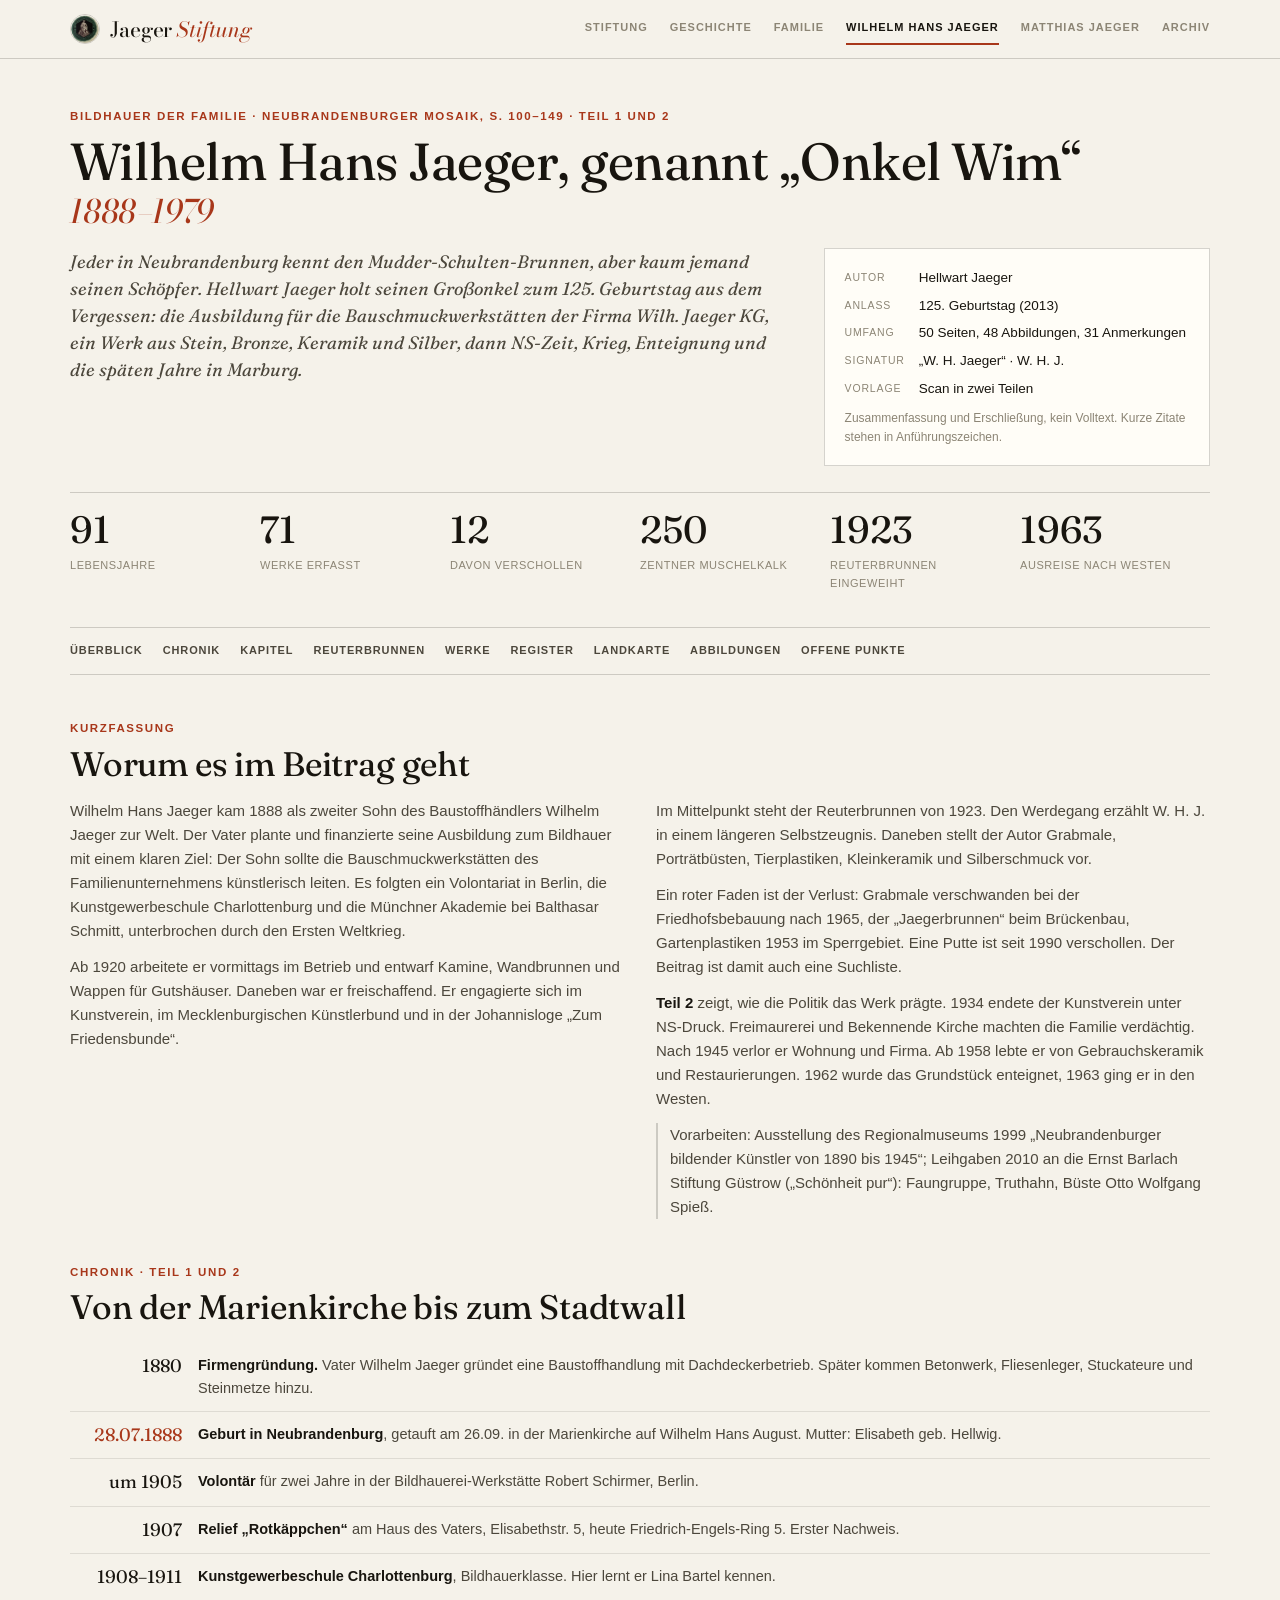
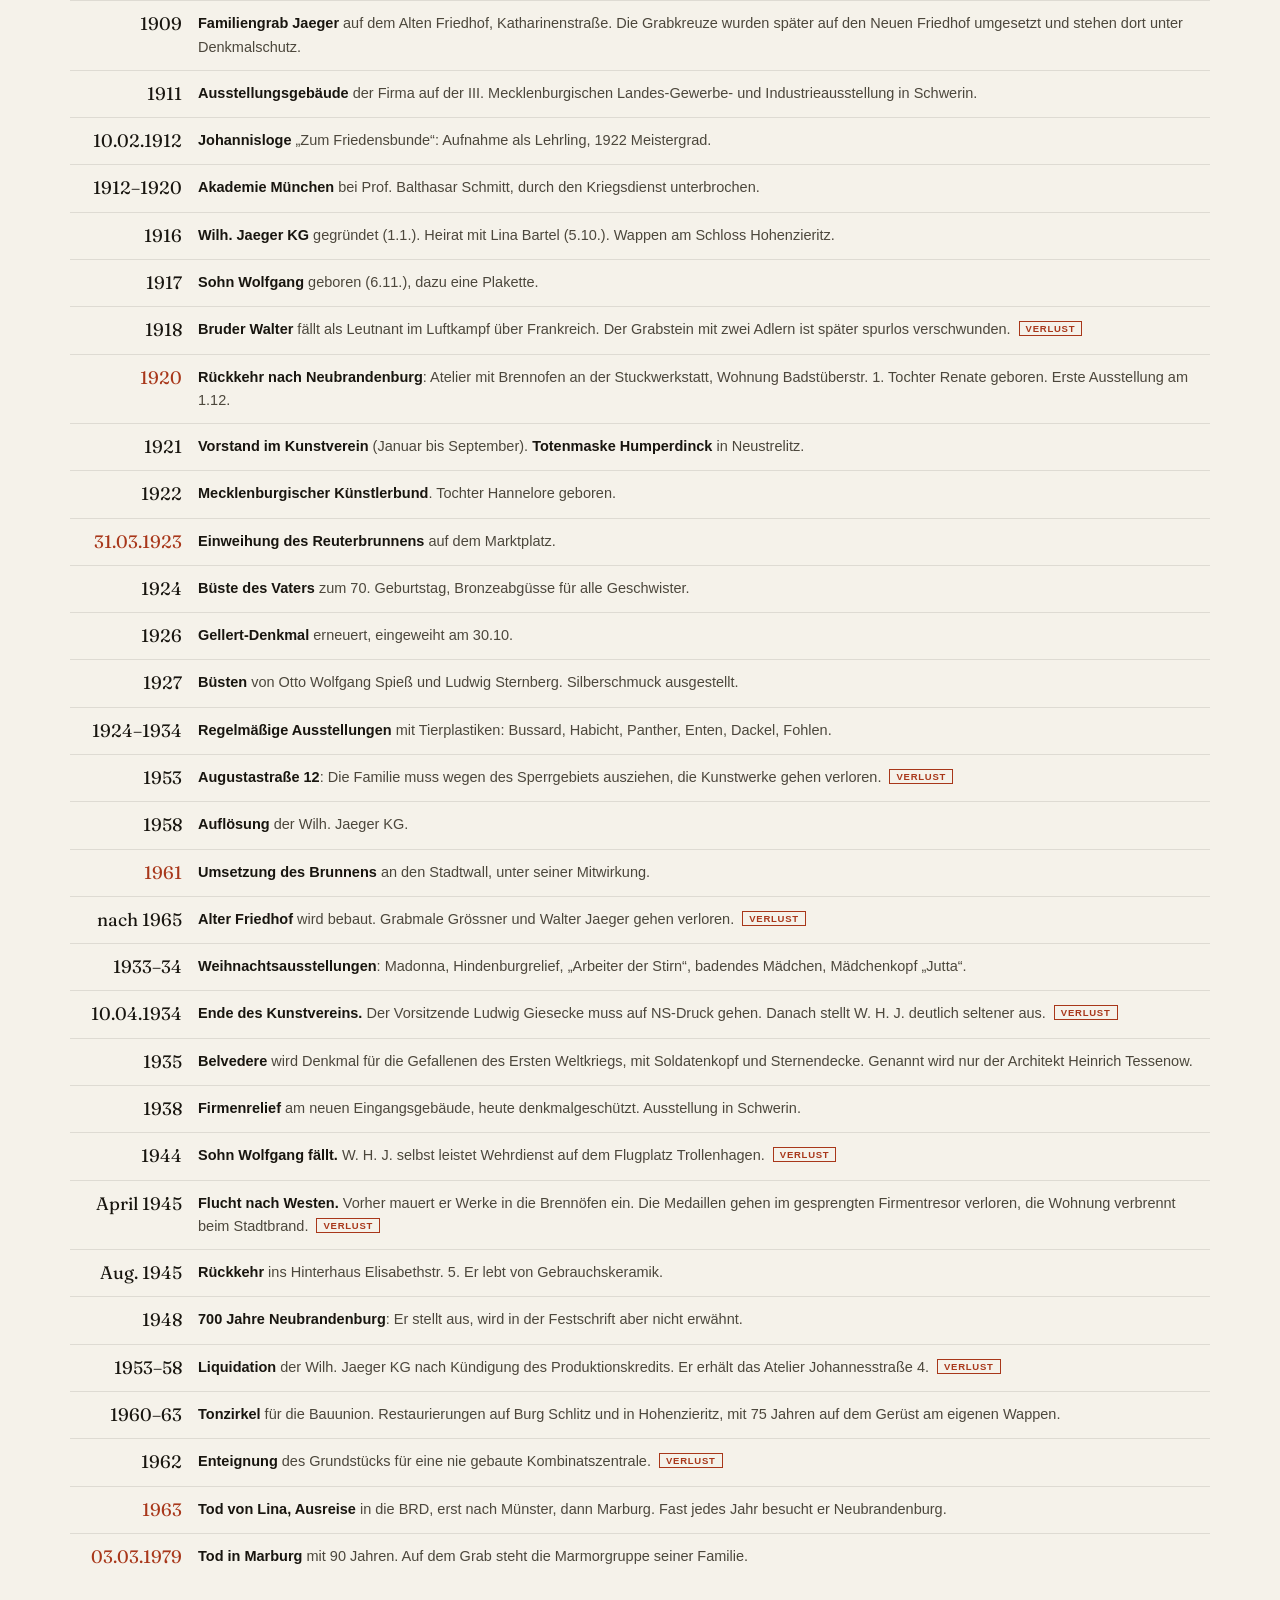
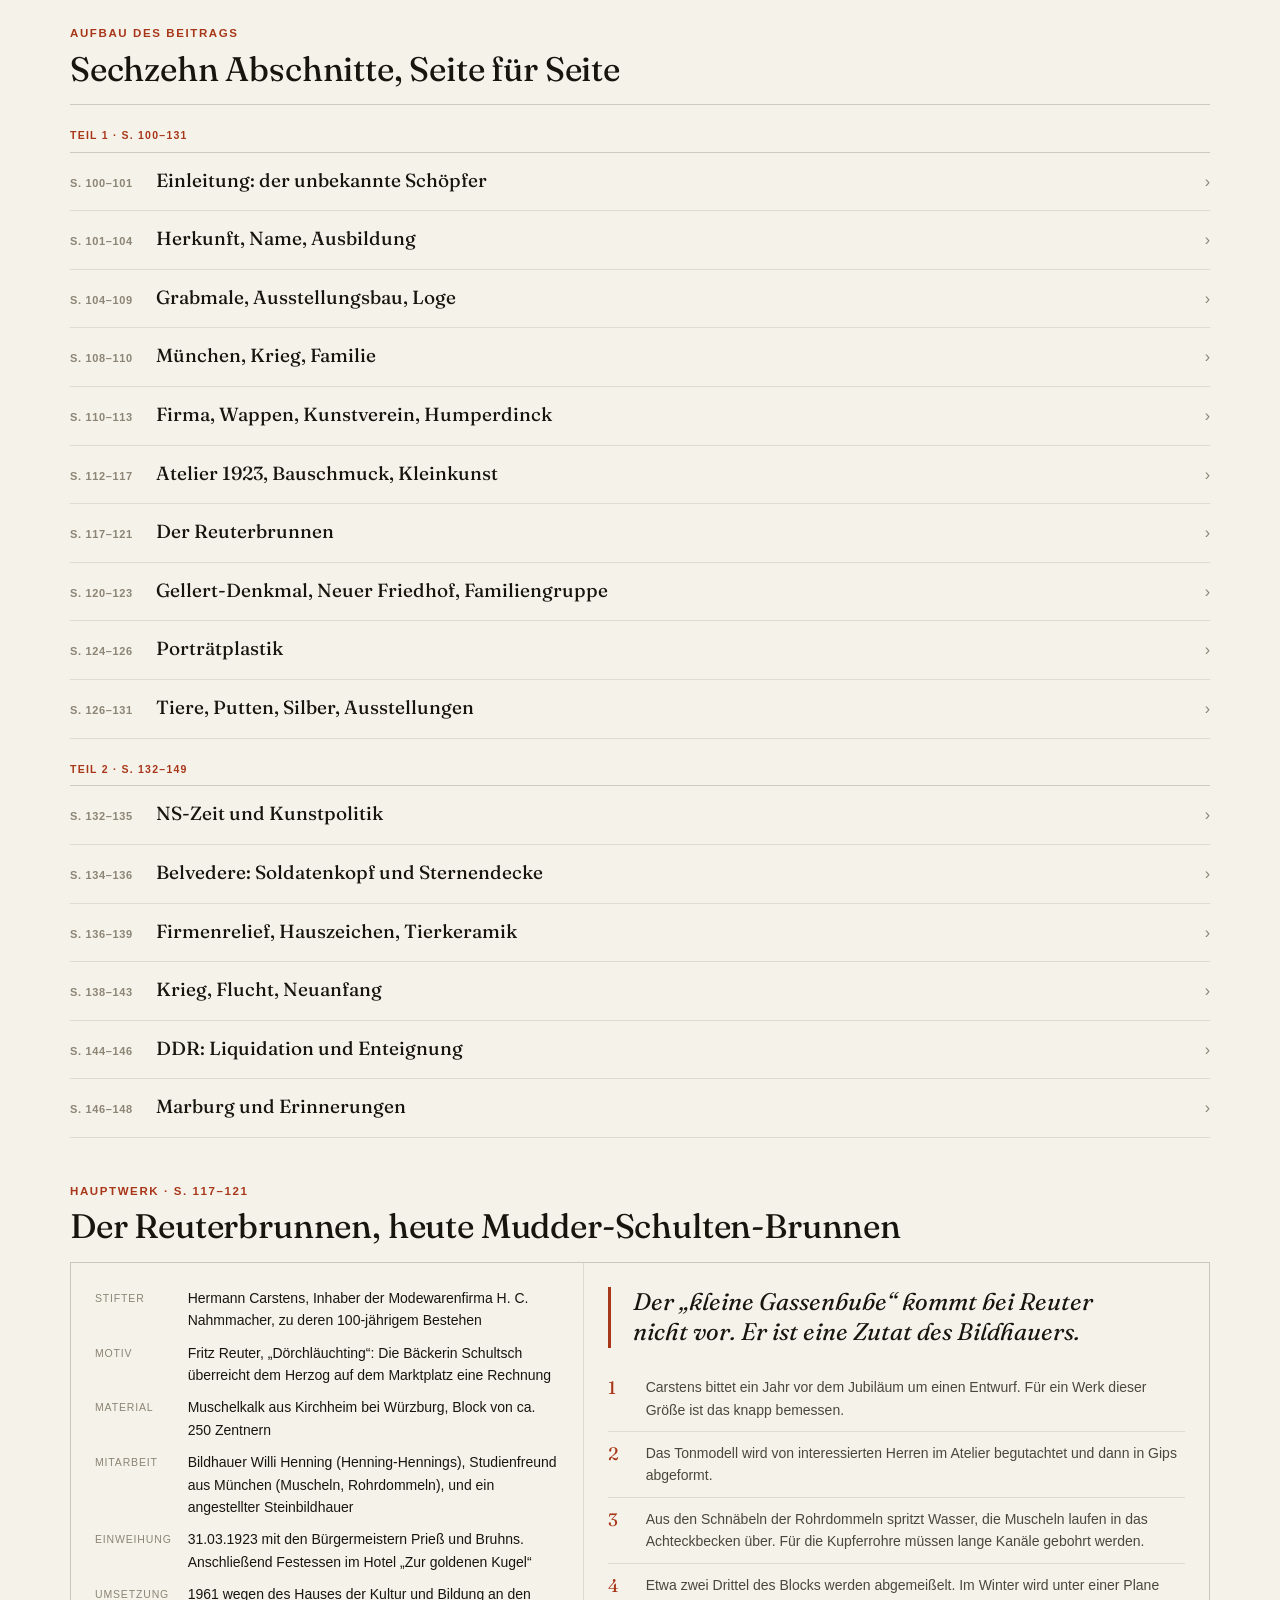
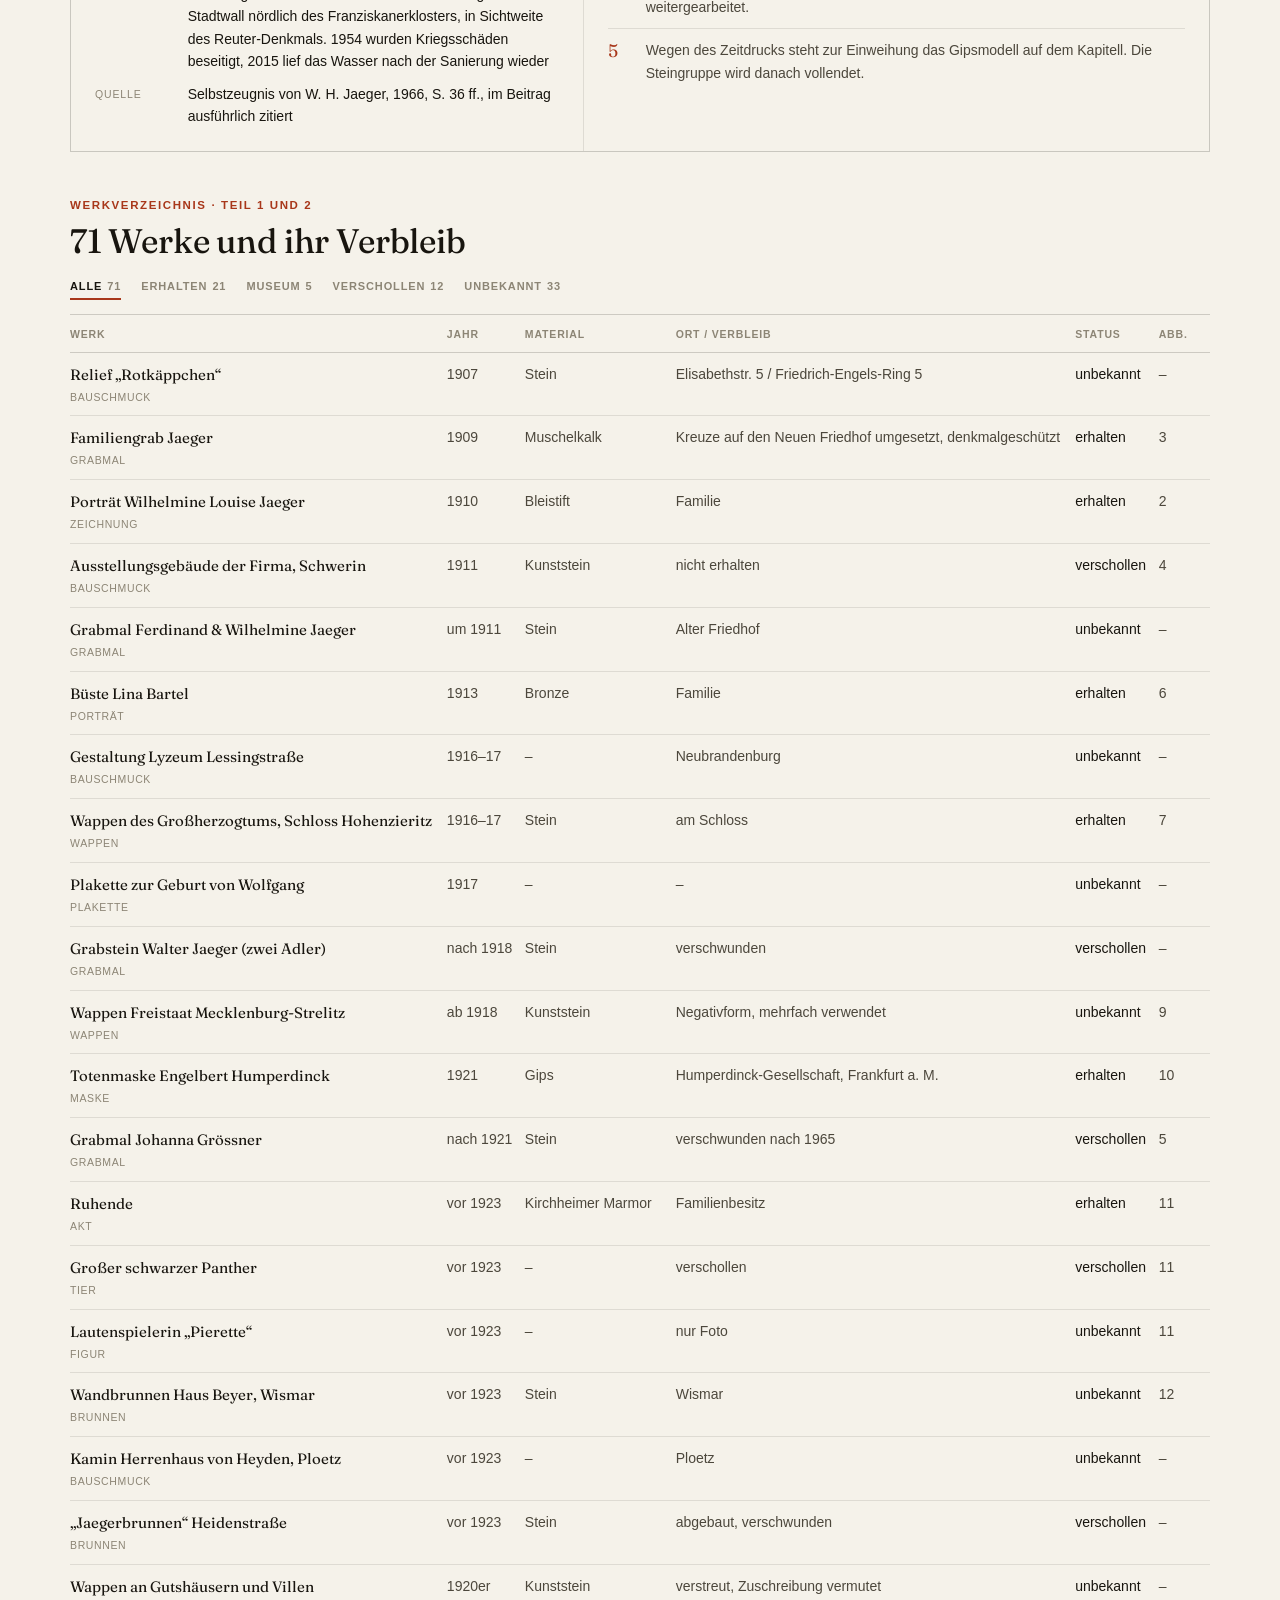
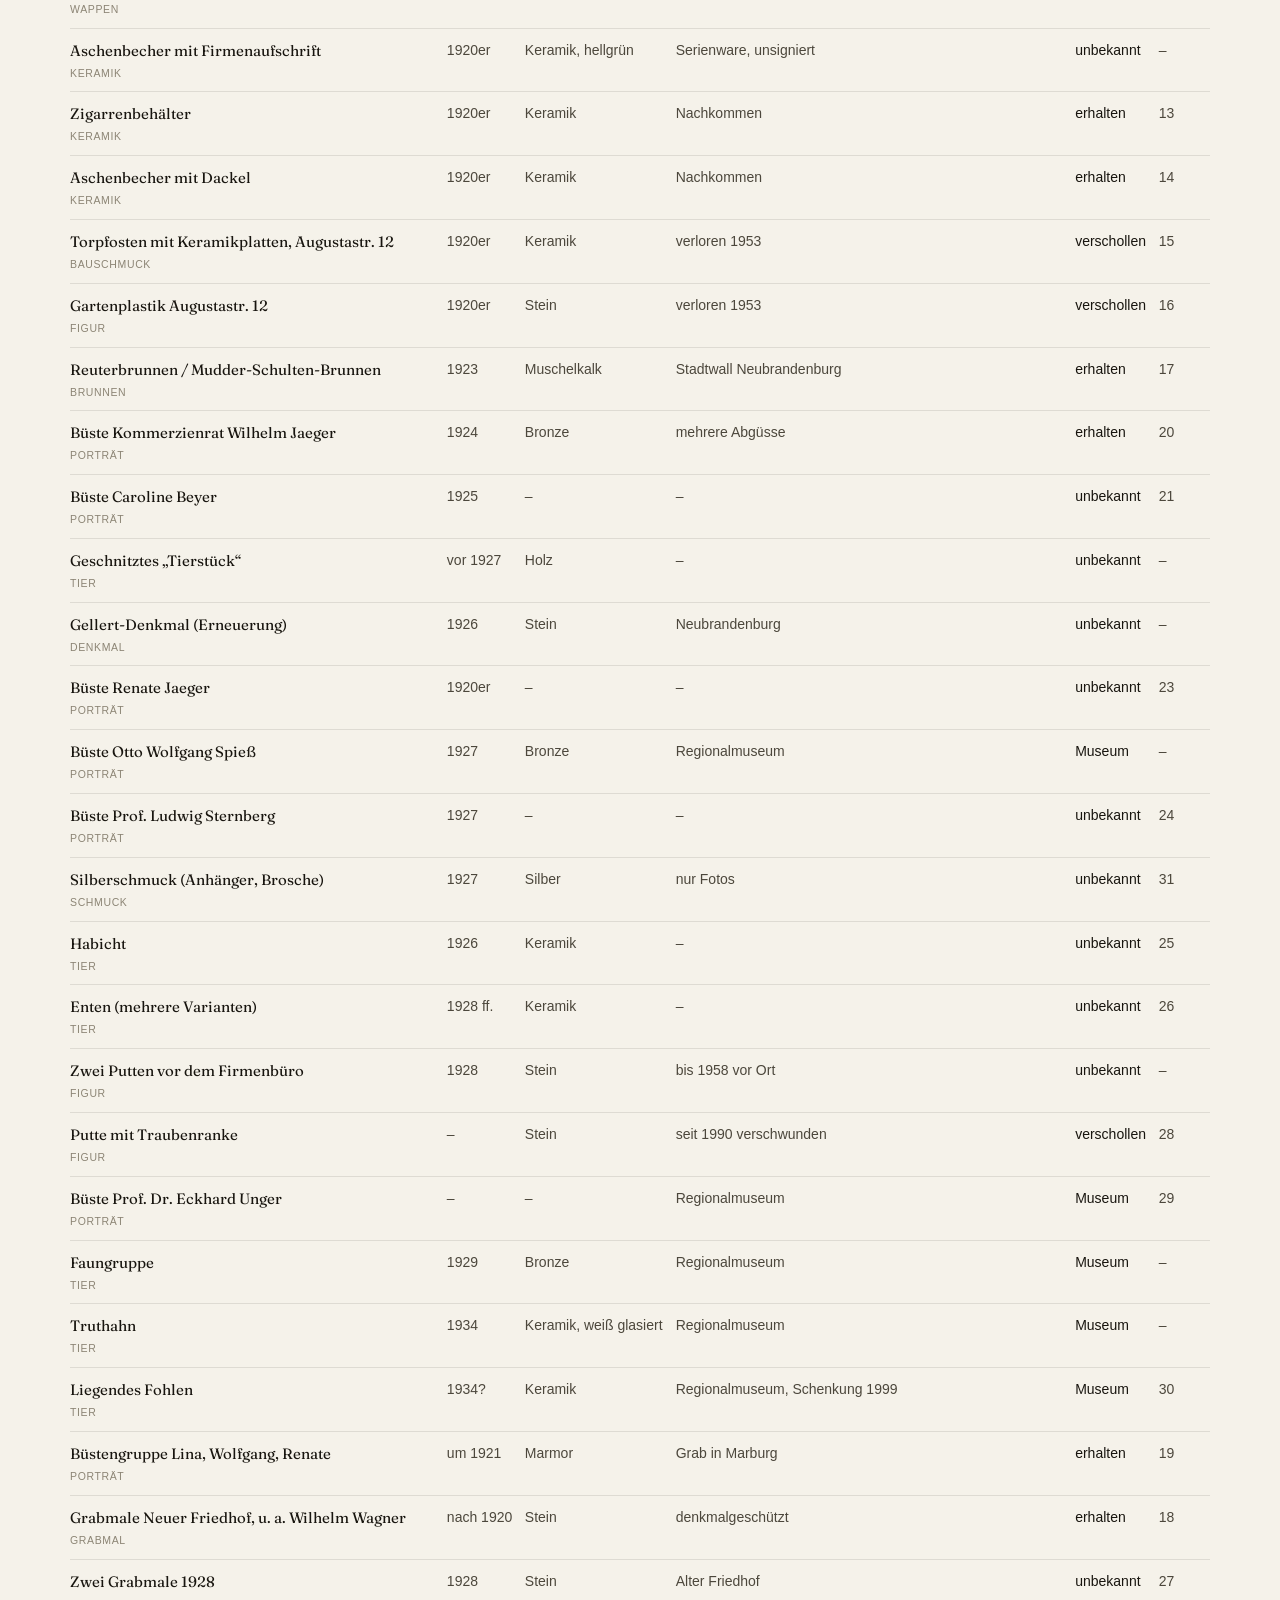
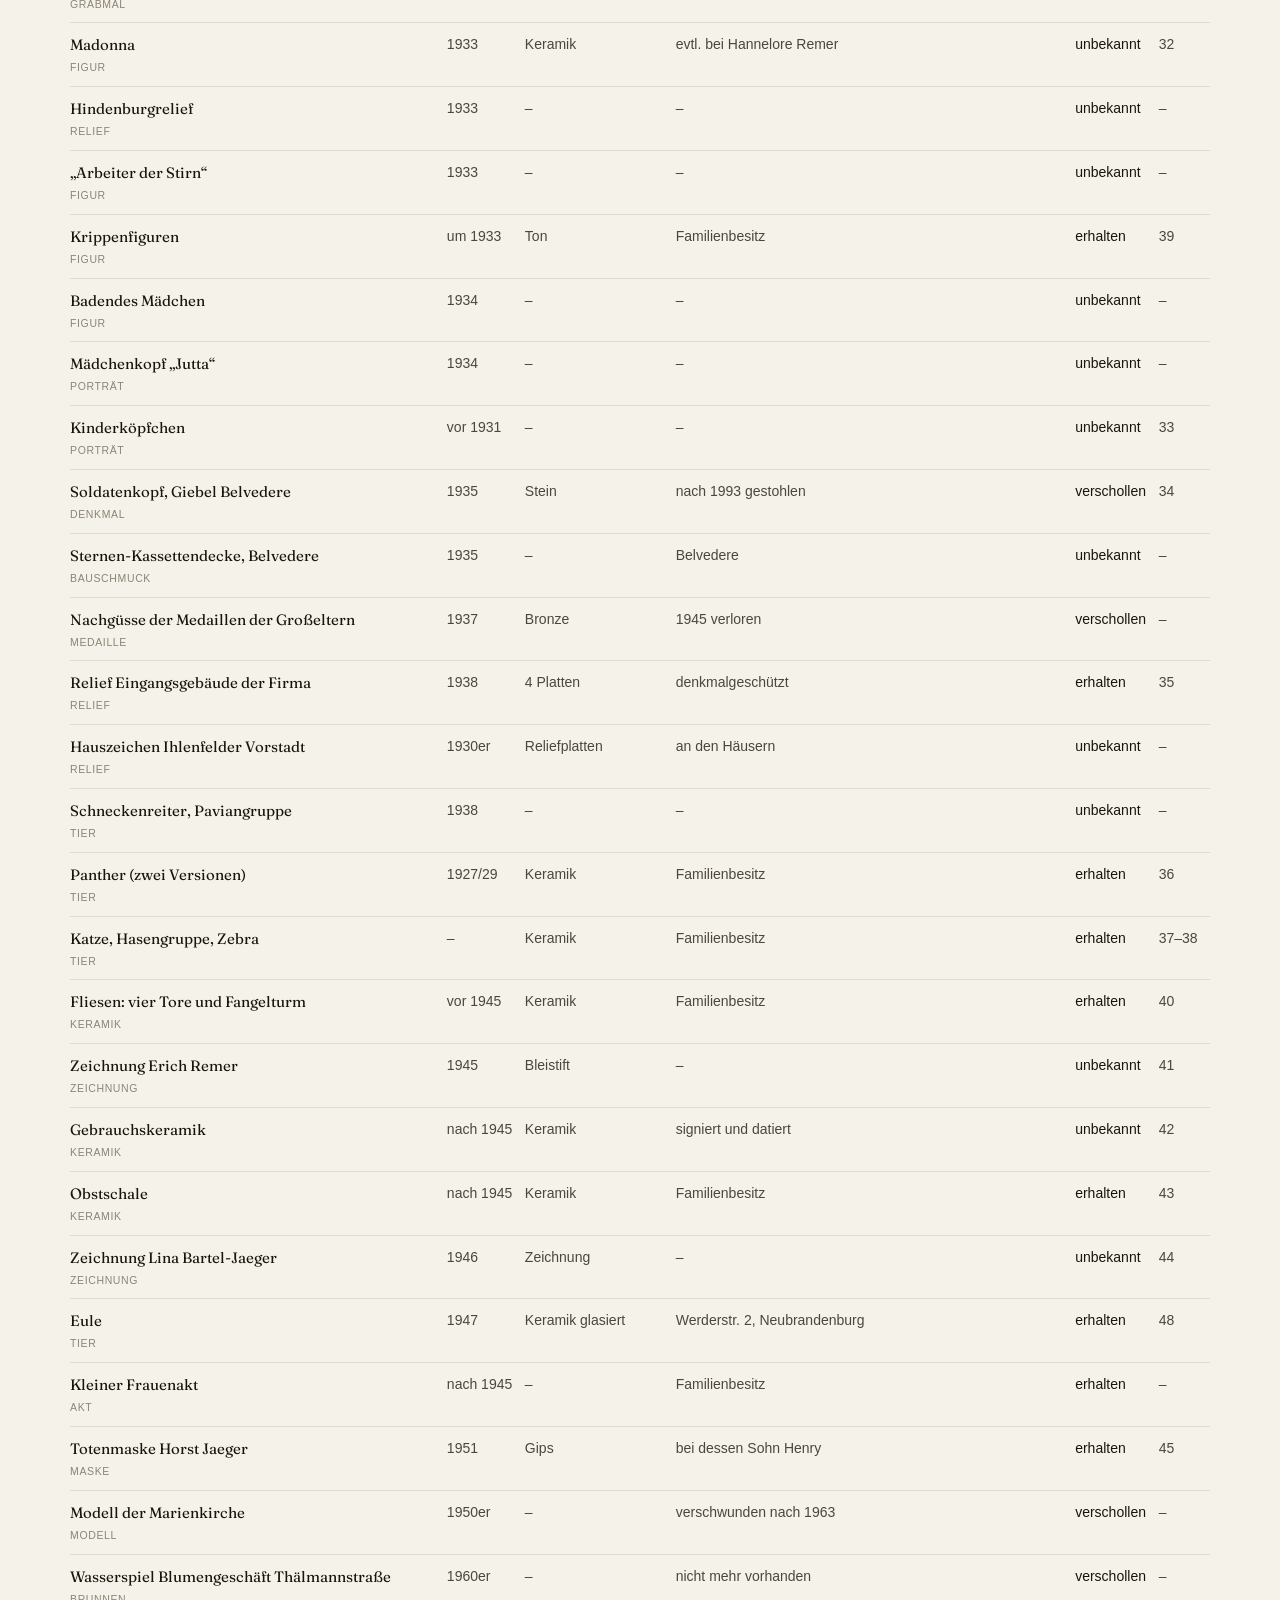
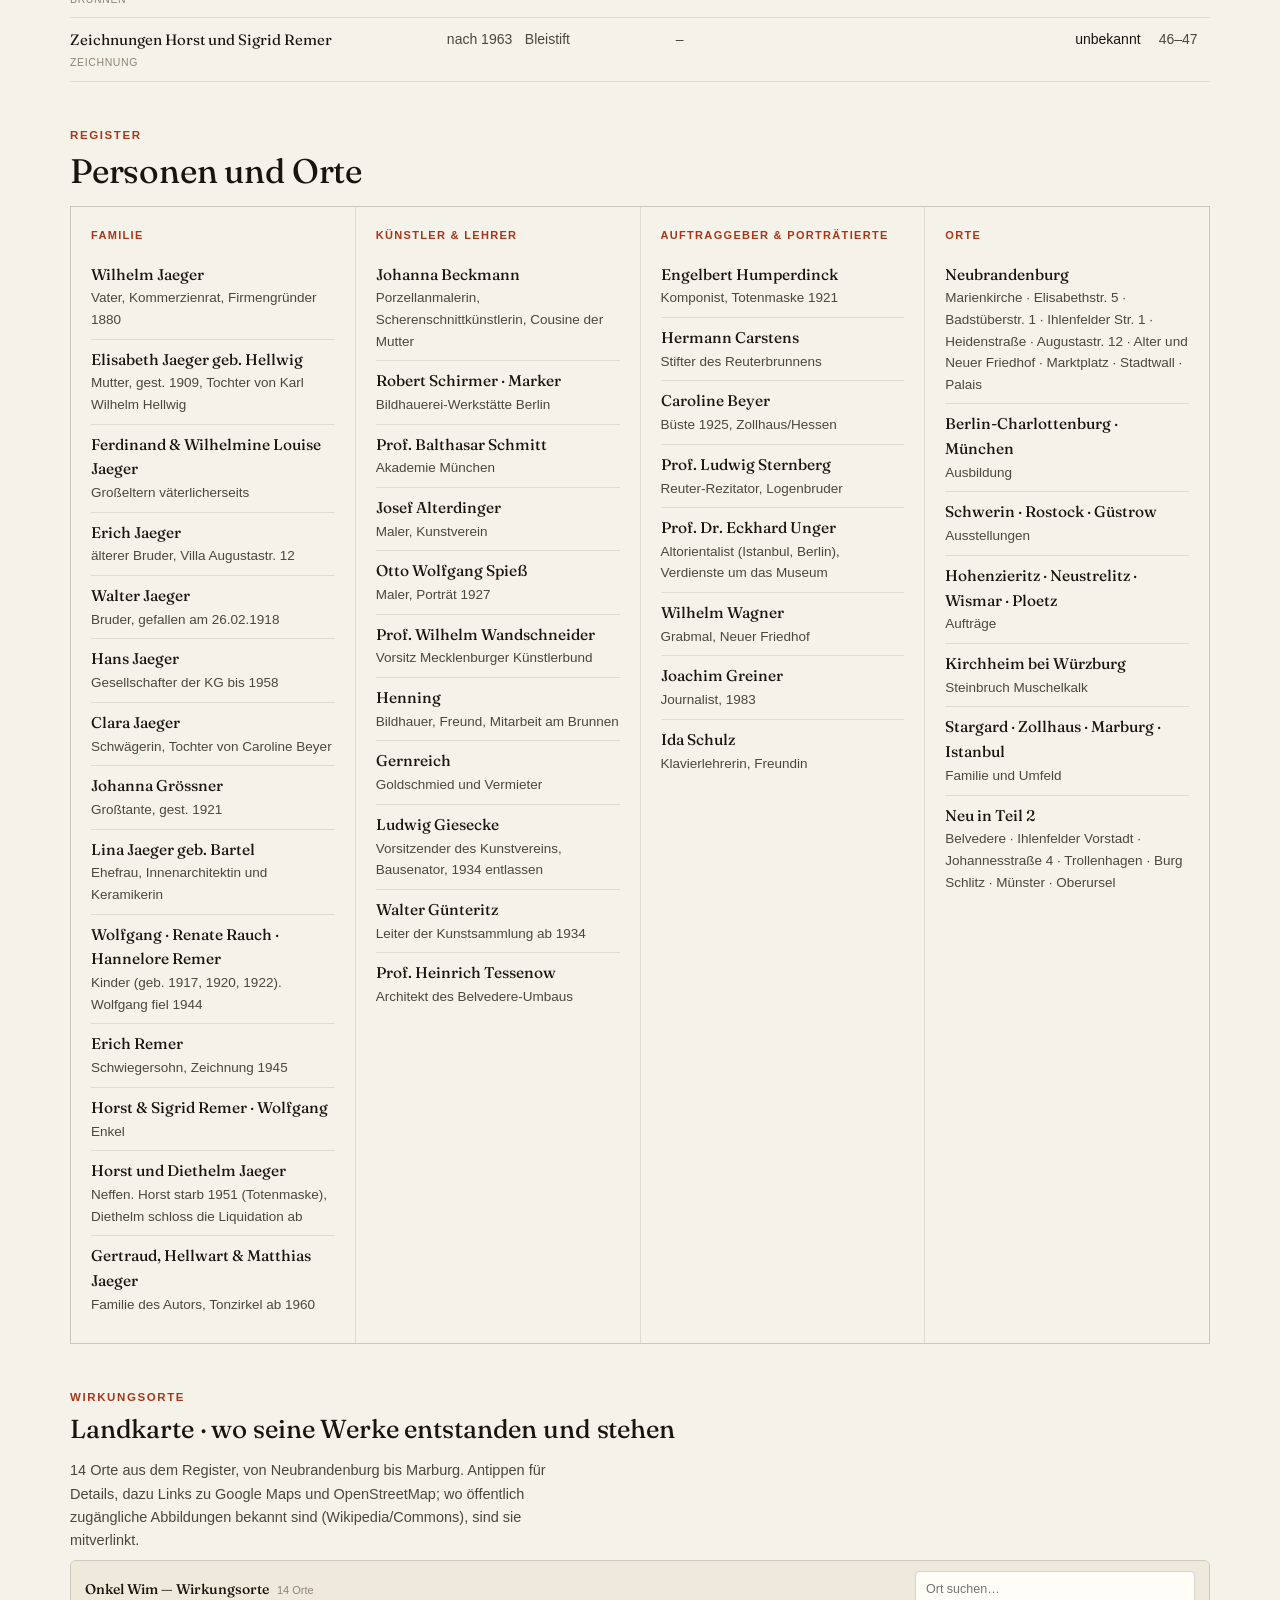
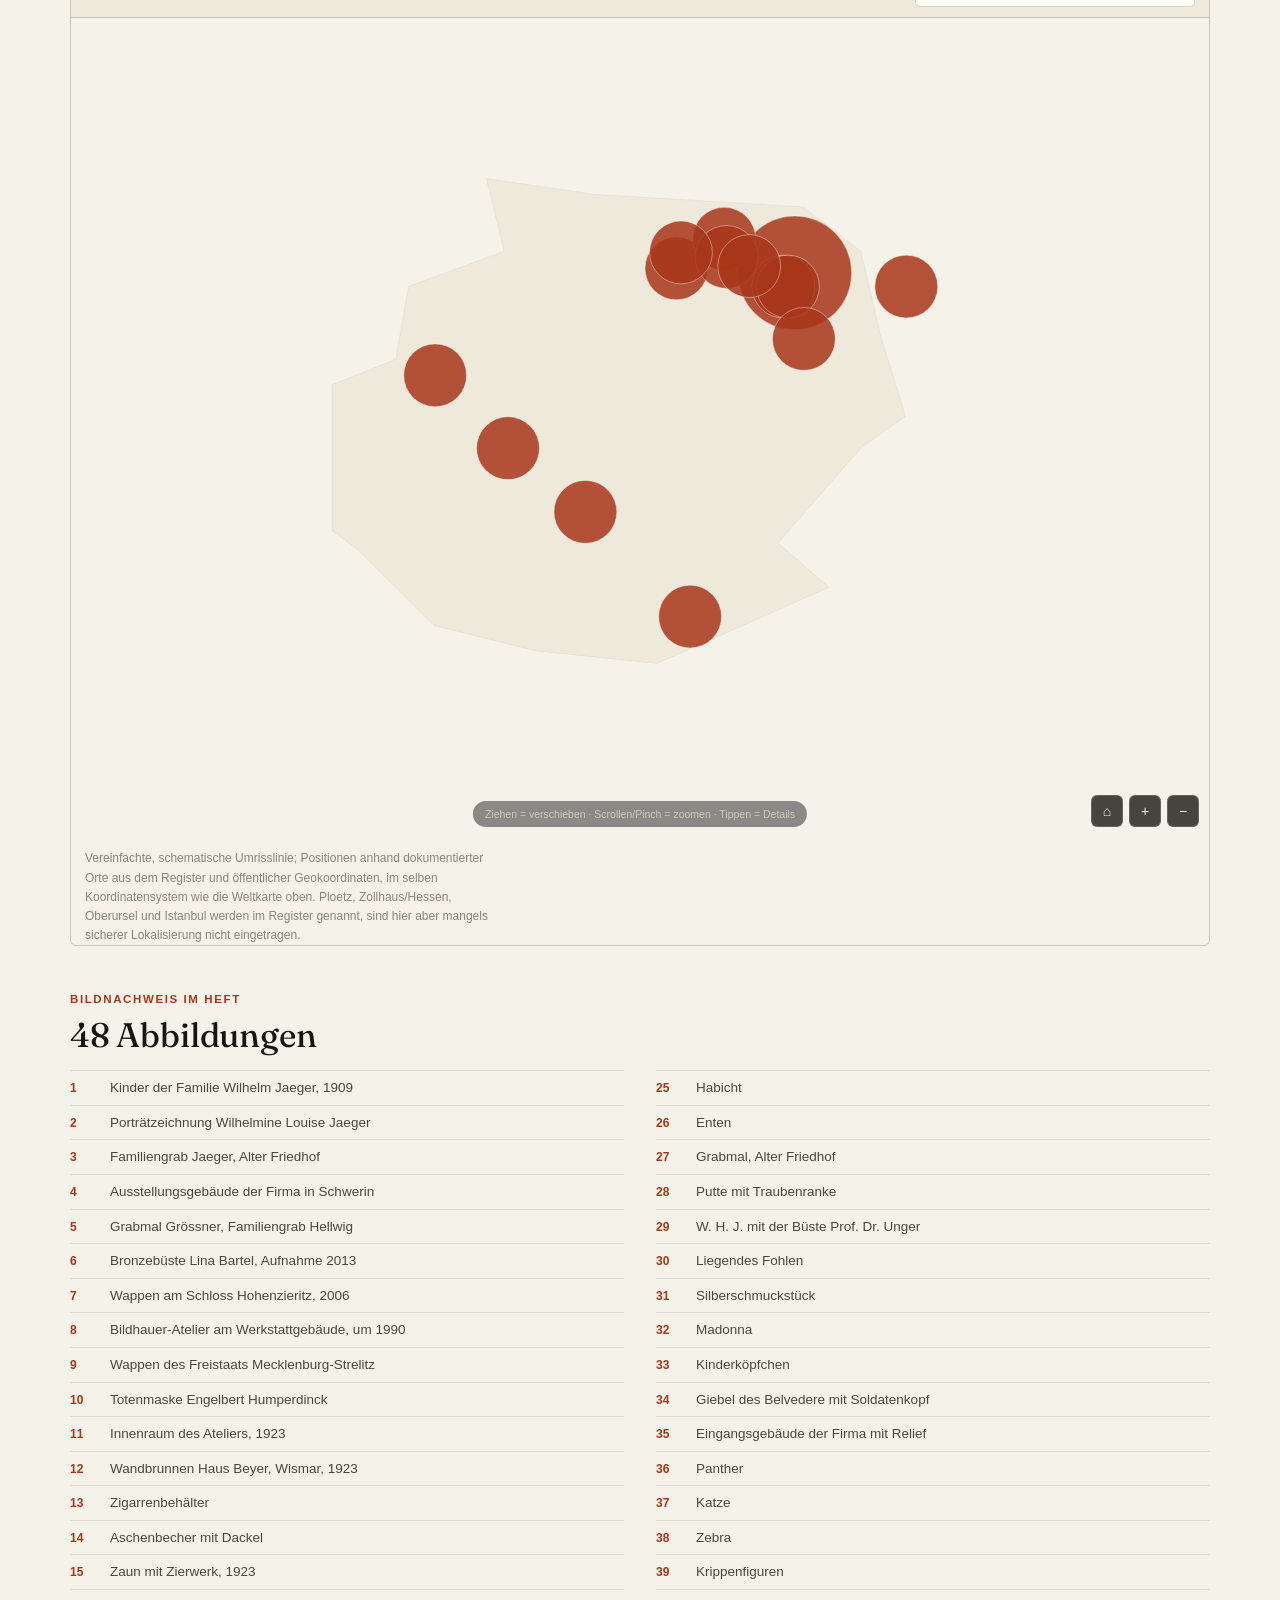
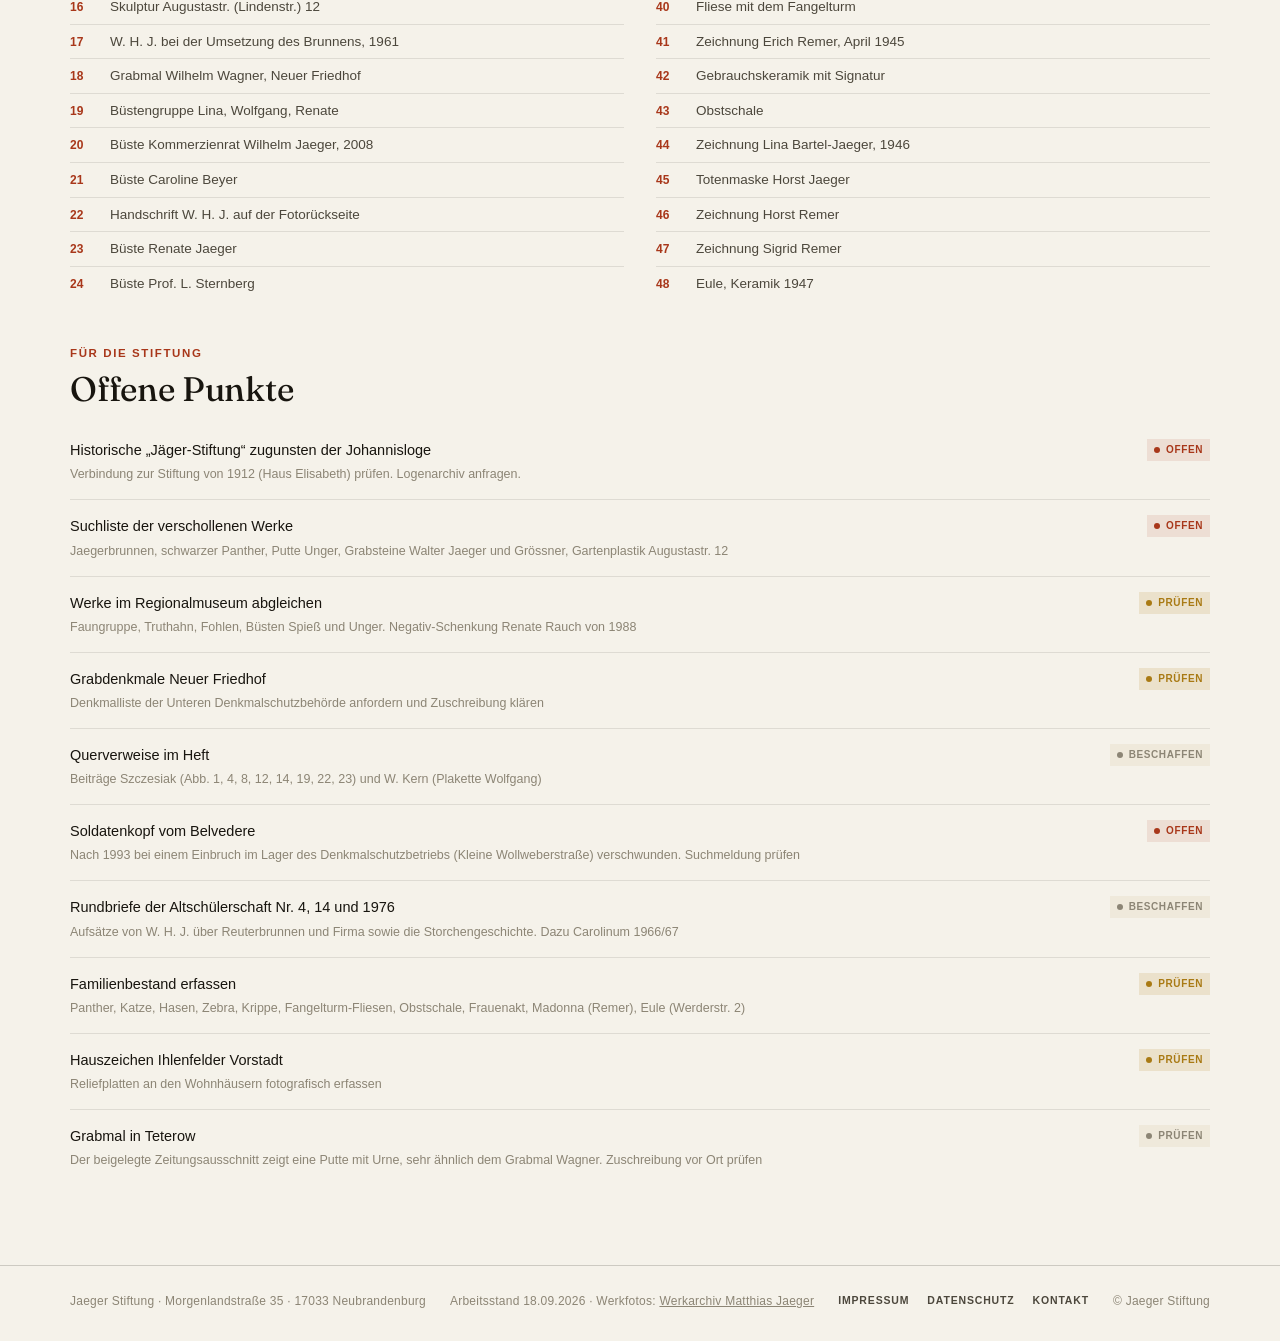
<file: wilhelm-hans-jaeger.html>
<!doctype html>
<html lang="de">
<head>
<meta charset="utf-8">
<meta name="viewport" content="width=device-width,initial-scale=1,viewport-fit=cover">
<title>Wilhelm Hans Jaeger – Jaeger Stiftung</title>
<meta name="description" content="Wilhelm Hans Jaeger, genannt „Onkel Wim“ (1888–1979): Bildhauer des Mudder-Schulten-Brunnens in Neubrandenburg. Chronik, Kapitel, Reuterbrunnen, Werkverzeichnis, Register und Landkarte der Wirkungsorte.">
<meta property="og:type" content="website">
<meta property="og:site_name" content="Jaeger Stiftung">
<meta property="og:locale" content="de_DE">
<meta property="og:title" content="Wilhelm Hans Jaeger – Jaeger Stiftung">
<meta property="og:description" content="Wilhelm Hans Jaeger, genannt „Onkel Wim“ (1888–1979): Bildhauer des Mudder-Schulten-Brunnens in Neubrandenburg. Chronik, Kapitel, Reuterbrunnen, Werkverzeichnis, Register und Landkarte der Wirkungsorte.">
<meta property="og:image" content="https://aramradomski.github.io/J-gerstiftung/img/allgemein/blob-920e652a9064913d3694692c8f5f45c3.jpg">
<meta name="twitter:card" content="summary_large_image">
<link rel="icon" type="image/png" href="img/allgemein/blob-92d0ca021faac3b33932c7e9d1f00b83.png">
<link rel="preconnect" href="https://fonts.googleapis.com">
<link rel="stylesheet" href="https://fonts.googleapis.com/css2?family=Fraunces:ital,opsz,wght@0,9..144,300..700;1,9..144,300..600&family=Bodoni+Moda:ital,opsz,wght@0,6..96,400..600;1,6..96,400..600&display=swap">
<link rel="stylesheet" href="assets/site.css">
<link rel="stylesheet" href="assets/chrome.css">
<link rel="stylesheet" href="assets/wilhelm-hans-jaeger.css">
</head>
<body>
<a class="skip-link" href="#inhalt">Zum Inhalt springen</a>
<header class="site-head">
  <div class="site-head-in">
    <a class="site-brand" href="index.html"><img src="img/allgemein/blob-92d0ca021faac3b33932c7e9d1f00b83.png" alt="" width="30" height="30"><span>Jaeger <em>Stiftung</em></span></a>
    <button class="site-toggle" type="button" aria-expanded="false" aria-controls="site-nav"><i aria-hidden="true"></i>Menü</button>
    <nav class="site-nav" id="site-nav" aria-label="Hauptmenü">
      <ul class="site-menu">
        <li><a href="stiftung.html">Stiftung</a></li>
        <li><a href="geschichte.html">Geschichte</a></li>
        <li><a href="familie.html">Familie</a></li>
        <li><a href="wilhelm-hans-jaeger.html" aria-current="page">Wilhelm Hans Jaeger</a></li>
        <li><a href="matthias-jaeger.html">Matthias Jaeger</a></li>
        <li><a href="archiv.html">Archiv</a></li>
      </ul>
    </nav>
  </div>
</header>

<main class="wrap" id="inhalt">
  <section id="bildhauer">
    <div class="eyebrow">Bildhauer der Familie · Neubrandenburger Mosaik, S. 100–149 · Teil 1 und 2</div>
    <h2>Wilhelm Hans Jaeger, genannt „Onkel Wim“ <span class="wim-dates">1888–1979</span></h2>
    <div class="wim-hero"><p class="lead">Jeder in Neubrandenburg kennt den Mudder-Schulten-Brunnen, aber kaum jemand seinen Schöpfer. Hellwart Jaeger holt seinen Großonkel zum 125. Geburtstag aus dem Vergessen: die Ausbildung für die Bauschmuckwerkstätten der Firma Wilh. Jaeger KG, ein Werk aus Stein, Bronze, Keramik und Silber, dann NS-Zeit, Krieg, Enteignung und die späten Jahre in Marburg.</p>
    <aside class="src" aria-label="Quelle">
      <dl>
        <dt>Autor</dt><dd>Hellwart Jaeger</dd>
        <dt>Anlass</dt><dd>125. Geburtstag (2013)</dd>
        <dt>Umfang</dt><dd>50 Seiten, 48 Abbildungen, 31 Anmerkungen</dd>
        <dt>Signatur</dt><dd>„W. H. Jaeger“ · W. H. J.</dd>
        <dt>Vorlage</dt><dd>Scan in zwei Teilen</dd>
      </dl>
      <span class="muted" style="font-size:12px">Zusammenfassung und Erschließung, kein Volltext. Kurze Zitate stehen in Anführungszeichen.</span>
    </aside></div>
    <div class="kpis wim-kpis">
      <div class="kpi"><div class="n">91</div><div class="l">Lebensjahre</div></div>
      <div class="kpi"><div class="n">71</div><div class="l">Werke erfasst</div></div>
      <div class="kpi"><div class="n">12</div><div class="l">davon verschollen</div></div>
      <div class="kpi"><div class="n">250</div><div class="l">Zentner Muschelkalk</div></div>
      <div class="kpi"><div class="n">1923</div><div class="l">Reuterbrunnen eingeweiht</div></div>
      <div class="kpi"><div class="n">1963</div><div class="l">Ausreise nach Westen</div></div>
    </div>
    <nav class="wim-nav" aria-label="Bildhauer-Kapitel"><a href="#wim-inhalt">Überblick</a><a href="#wim-chronik">Chronik</a><a href="#wim-kapitel">Kapitel</a><a href="#wim-brunnen">Reuterbrunnen</a><a href="#wim-werke">Werke</a><a href="#wim-personen">Register</a><a href="#wim-karte">Landkarte</a><a href="#wim-abb">Abbildungen</a><a href="#wim-offen">Offene Punkte</a></nav>
    <div class="wim-block" id="wim-inhalt">
    <div class="eyebrow">Kurzfassung</div>
    <h3 class="wim-h">Worum es im Beitrag geht</h3>
    <div class="summary">
      <div>
        <p>Wilhelm Hans Jaeger kam 1888 als zweiter Sohn des Baustoffhändlers Wilhelm Jaeger zur Welt. Der Vater plante und finanzierte seine Ausbildung zum Bildhauer mit einem klaren Ziel: Der Sohn sollte die Bauschmuckwerkstätten des Familienunternehmens künstlerisch leiten. Es folgten ein Volontariat in Berlin, die Kunstgewerbeschule Charlottenburg und die Münchner Akademie bei Balthasar Schmitt, unterbrochen durch den Ersten Weltkrieg.</p>
        <p>Ab 1920 arbeitete er vormittags im Betrieb und entwarf Kamine, Wandbrunnen und Wappen für Gutshäuser. Daneben war er freischaffend. Er engagierte sich im Kunstverein, im Mecklenburgischen Künstlerbund und in der Johannisloge „Zum Friedensbunde“.</p>
      </div>
      <div>
        <p>Im Mittelpunkt steht der Reuterbrunnen von 1923. Den Werdegang erzählt W. H. J. in einem längeren Selbstzeugnis. Daneben stellt der Autor Grabmale, Porträtbüsten, Tierplastiken, Kleinkeramik und Silberschmuck vor.</p>
        <p>Ein roter Faden ist der Verlust: Grabmale verschwanden bei der Friedhofsbebauung nach 1965, der „Jaegerbrunnen“ beim Brückenbau, Gartenplastiken 1953 im Sperrgebiet. Eine Putte ist seit 1990 verschollen. Der Beitrag ist damit auch eine Suchliste.</p>
        <p><b>Teil 2</b> zeigt, wie die Politik das Werk prägte. 1934 endete der Kunstverein unter NS-Druck. Freimaurerei und Bekennende Kirche machten die Familie verdächtig. Nach 1945 verlor er Wohnung und Firma. Ab 1958 lebte er von Gebrauchskeramik und Restaurierungen. 1962 wurde das Grundstück enteignet, 1963 ging er in den Westen.</p>
        <p class="note">Vorarbeiten: Ausstellung des Regionalmuseums 1999 „Neubrandenburger bildender Künstler von 1890 bis 1945“; Leihgaben 2010 an die Ernst Barlach Stiftung Güstrow („Schönheit pur“): Faungruppe, Truthahn, Büste Otto Wolfgang Spieß.</p>
      </div>
    </div>
    </div>
    <div class="wim-block" id="wim-chronik">
    <div class="eyebrow">Chronik · Teil 1 und 2</div>
    <h3 class="wim-h">Von der Marienkirche bis zum Stadtwall</h3>
    <ol class="tl">
      <li><div class="y">1880</div><div class="t"><b>Firmengründung.</b> Vater Wilhelm Jaeger gründet eine Baustoffhandlung mit Dachdeckerbetrieb. Später kommen Betonwerk, Fliesenleger, Stuckateure und Steinmetze hinzu.</div></li>
      <li class="key"><div class="y">28.07.1888</div><div class="t"><b>Geburt in Neubrandenburg</b>, getauft am 26.09. in der Marienkirche auf Wilhelm Hans August. Mutter: Elisabeth geb. Hellwig.</div></li>
      <li><div class="y">um 1905</div><div class="t"><b>Volontär</b> für zwei Jahre in der Bildhauerei-Werkstätte Robert Schirmer, Berlin.</div></li>
      <li><div class="y">1907</div><div class="t"><b>Relief „Rotkäppchen“</b> am Haus des Vaters, Elisabethstr. 5, heute Friedrich-Engels-Ring 5. Erster Nachweis.</div></li>
      <li><div class="y">1908–1911</div><div class="t"><b>Kunstgewerbeschule Charlottenburg</b>, Bildhauerklasse. Hier lernt er Lina Bartel kennen.</div></li>
      <li><div class="y">1909</div><div class="t"><b>Familiengrab Jaeger</b> auf dem Alten Friedhof, Katharinenstraße. Die Grabkreuze wurden später auf den Neuen Friedhof umgesetzt und stehen dort unter Denkmalschutz.</div></li>
      <li><div class="y">1911</div><div class="t"><b>Ausstellungsgebäude</b> der Firma auf der III. Mecklenburgischen Landes-Gewerbe- und Industrieausstellung in Schwerin.</div></li>
      <li><div class="y">10.02.1912</div><div class="t"><b>Johannisloge</b> „Zum Friedensbunde“: Aufnahme als Lehrling, 1922 Meistergrad.</div></li>
      <li><div class="y">1912–1920</div><div class="t"><b>Akademie München</b> bei Prof. Balthasar Schmitt, durch den Kriegsdienst unterbrochen.</div></li>
      <li><div class="y">1916</div><div class="t"><b>Wilh. Jaeger KG</b> gegründet (1.1.). Heirat mit Lina Bartel (5.10.). Wappen am Schloss Hohenzieritz.</div></li>
      <li><div class="y">1917</div><div class="t"><b>Sohn Wolfgang</b> geboren (6.11.), dazu eine Plakette.</div></li>
      <li class="loss"><div class="y">1918</div><div class="t"><b>Bruder Walter</b> fällt als Leutnant im Luftkampf über Frankreich. Der Grabstein mit zwei Adlern ist später spurlos verschwunden.</div></li>
      <li class="key"><div class="y">1920</div><div class="t"><b>Rückkehr nach Neubrandenburg</b>: Atelier mit Brennofen an der Stuckwerkstatt, Wohnung Badstüberstr. 1. Tochter Renate geboren. Erste Ausstellung am 1.12.</div></li>
      <li><div class="y">1921</div><div class="t"><b>Vorstand im Kunstverein</b> (Januar bis September). <b>Totenmaske Humperdinck</b> in Neustrelitz.</div></li>
      <li><div class="y">1922</div><div class="t"><b>Mecklenburgischer Künstlerbund</b>. Tochter Hannelore geboren.</div></li>
      <li class="key"><div class="y">31.03.1923</div><div class="t"><b>Einweihung des Reuterbrunnens</b> auf dem Marktplatz.</div></li>
      <li><div class="y">1924</div><div class="t"><b>Büste des Vaters</b> zum 70. Geburtstag, Bronzeabgüsse für alle Geschwister.</div></li>
      <li><div class="y">1926</div><div class="t"><b>Gellert-Denkmal</b> erneuert, eingeweiht am 30.10.</div></li>
      <li><div class="y">1927</div><div class="t"><b>Büsten</b> von Otto Wolfgang Spieß und Ludwig Sternberg. Silberschmuck ausgestellt.</div></li>
      <li><div class="y">1924–1934</div><div class="t"><b>Regelmäßige Ausstellungen</b> mit Tierplastiken: Bussard, Habicht, Panther, Enten, Dackel, Fohlen.</div></li>
      <li class="loss"><div class="y">1953</div><div class="t"><b>Augustastraße 12</b>: Die Familie muss wegen des Sperrgebiets ausziehen, die Kunstwerke gehen verloren.</div></li>
      <li><div class="y">1958</div><div class="t"><b>Auflösung</b> der Wilh. Jaeger KG.</div></li>
      <li class="key"><div class="y">1961</div><div class="t"><b>Umsetzung des Brunnens</b> an den Stadtwall, unter seiner Mitwirkung.</div></li>
      <li class="loss"><div class="y">nach 1965</div><div class="t"><b>Alter Friedhof</b> wird bebaut. Grabmale Grössner und Walter Jaeger gehen verloren.</div></li>
          <li><div class="y">1933–34</div><div class="t"><b>Weihnachtsausstellungen</b>: Madonna, Hindenburgrelief, „Arbeiter der Stirn“, badendes Mädchen, Mädchenkopf „Jutta“.</div></li>
      <li class="loss"><div class="y">10.04.1934</div><div class="t"><b>Ende des Kunstvereins.</b> Der Vorsitzende Ludwig Giesecke muss auf NS-Druck gehen. Danach stellt W. H. J. deutlich seltener aus.</div></li>
      <li><div class="y">1935</div><div class="t"><b>Belvedere</b> wird Denkmal für die Gefallenen des Ersten Weltkriegs, mit Soldatenkopf und Sternendecke. Genannt wird nur der Architekt Heinrich Tessenow.</div></li>
      <li><div class="y">1938</div><div class="t"><b>Firmenrelief</b> am neuen Eingangsgebäude, heute denkmalgeschützt. Ausstellung in Schwerin.</div></li>
      <li class="loss"><div class="y">1944</div><div class="t"><b>Sohn Wolfgang fällt.</b> W. H. J. selbst leistet Wehrdienst auf dem Flugplatz Trollenhagen.</div></li>
      <li class="loss"><div class="y">April 1945</div><div class="t"><b>Flucht nach Westen.</b> Vorher mauert er Werke in die Brennöfen ein. Die Medaillen gehen im gesprengten Firmentresor verloren, die Wohnung verbrennt beim Stadtbrand.</div></li>
      <li><div class="y">Aug. 1945</div><div class="t"><b>Rückkehr</b> ins Hinterhaus Elisabethstr. 5. Er lebt von Gebrauchskeramik.</div></li>
      <li><div class="y">1948</div><div class="t"><b>700 Jahre Neubrandenburg</b>: Er stellt aus, wird in der Festschrift aber nicht erwähnt.</div></li>
      <li class="loss"><div class="y">1953–58</div><div class="t"><b>Liquidation</b> der Wilh. Jaeger KG nach Kündigung des Produktionskredits. Er erhält das Atelier Johannesstraße 4.</div></li>
      <li><div class="y">1960–63</div><div class="t"><b>Tonzirkel</b> für die Bauunion. Restaurierungen auf Burg Schlitz und in Hohenzieritz, mit 75 Jahren auf dem Gerüst am eigenen Wappen.</div></li>
      <li class="loss"><div class="y">1962</div><div class="t"><b>Enteignung</b> des Grundstücks für eine nie gebaute Kombinatszentrale.</div></li>
      <li class="key"><div class="y">1963</div><div class="t"><b>Tod von Lina, Ausreise</b> in die BRD, erst nach Münster, dann Marburg. Fast jedes Jahr besucht er Neubrandenburg.</div></li>
      <li class="key"><div class="y">03.03.1979</div><div class="t"><b>Tod in Marburg</b> mit 90 Jahren. Auf dem Grab steht die Marmorgruppe seiner Familie.</div></li>
</ol>
    </div>
    <div class="wim-block" id="wim-kapitel">
    <div class="eyebrow">Aufbau des Beitrags</div>
    <h3 class="wim-h">Sechzehn Abschnitte, Seite für Seite</h3>
    <div class="chapters">
      <div class="part">Teil 1 · S. 100–131</div>
      <details class="ch"><summary><span class="pg">S. 100–101</span><span class="ttl">Einleitung: der unbekannte Schöpfer</span><span class="arr">›</span></summary>
        <div class="body"><ul>
          <li>Der Journalist Joachim Greiner stellte 1983 in den Norddeutschen Neuesten Nachrichten fest, dass nur wenige den Mann kennen, der „der Mudder Schulten die Gestalt gegeben hat“.</li>
          <li>Ziel des Beitrags: alle bekannten Arbeiten zusammenstellen und das Lebenswerk würdigen.</li>
          <li>Er knüpft an die Ausstellungen des Regionalmuseums von 1999 und 2010 an.</li>
        </ul></div></details>
      <details class="ch"><summary><span class="pg">S. 101–104</span><span class="ttl">Herkunft, Name, Ausbildung</span><span class="arr">›</span></summary>
        <div class="body"><ul>
          <li><b>Name:</b> Er ergänzte „Hans“, um nicht mit dem gleichnamigen Vater verwechselt zu werden. In der Familie hieß er „Wim“.</li>
          <li><b>Der Vater</b> kam als Teilhaber der Asphalt- und Steinpappenfabrik Wilhelm Meissner aus Stargard (Hinterpommern) nach Neubrandenburg.</li>
          <li><b>Das Talent</b> stammt vermutlich von der Mutter. Sie war eine Cousine der Porzellanmalerin und Scherenschnittkünstlerin Johanna Beckmann.</li>
          <li><b>Frühe Zeichnung:</b> ein Porträt der Großmutter Wilhelmine Jaeger, datiert 17.–20. Oktober 1910.</li>
        </ul></div></details>
      <details class="ch"><summary><span class="pg">S. 104–109</span><span class="ttl">Grabmale, Ausstellungsbau, Loge</span><span class="arr">›</span></summary>
        <div class="body"><ul>
          <li>Familiengrab Jaeger und ein gemeinsames Grabmal für die Großeltern Ferdinand und Wilhelmine Jaeger. Laut Anmerkung 4 wurden die Muschelkalk-Kreuze auf den Neuen Friedhof (Oststadt) umgesetzt. Sie gehören heute zum denkmalgeschützten Familiengrab.</li>
          <li>Ausstellungsgebäude in Schwerin (1911): historisierender Eingang, weibliche Figur im antiken Gewand, Fries mit pflügendem Bauern, Brunnen mit zwei Akten. Deutliche Jugendstil-Züge.</li>
          <li>Das Grabmal für die Großtante Johanna Grössner stand am Familiengrab Hellwig bei der Buttelkapelle. Es verschwand nach 1965 mit der Bebauung des Friedhofs.</li>
          <li>Der Vater war Mitglied in mehreren Logen, darunter „Julius zur Einheit“ in Stargard, und Ehrenmitglied der Mutterloge „Zu den 3 Weltkugeln“.</li>
        </ul></div></details>
      <details class="ch"><summary><span class="pg">S. 108–110</span><span class="ttl">München, Krieg, Familie</span><span class="arr">›</span></summary>
        <div class="body"><ul>
          <li>Lina Bartel stammte aus Ostpreußen und war Innenarchitektin. In München ließ sie sich zusätzlich zur Keramikerin ausbilden, wohl mit Blick auf die spätere Zusammenarbeit.</li>
          <li>1916/17 war er teilweise vom Heeresdienst freigestellt, um am Lyzeum in der Lessingstraße und am Wappen in Hohenzieritz zu arbeiten.</li>
          <li>1920 ließ der Vater das Atelier mit Brennofen bauen, unter der Aufsicht von Bruder Erich. Auf S. 110 ist im Scan „Autors“ handschriftlich zu „Künstlers“ korrigiert.</li>
        </ul></div></details>
      <details class="ch"><summary><span class="pg">S. 110–113</span><span class="ttl">Firma, Wappen, Kunstverein, Humperdinck</span><span class="arr">›</span></summary>
        <div class="body"><ul>
          <li><b>Arbeitsweise:</b> Modelle in Gips, ausgeformt in Kunststein und steinmetzmäßig überarbeitet.</li>
          <li><b>Wappen des Freistaats Mecklenburg-Strelitz</b> mit Bergfried, Stierkopf und Ratzeburger Kreuz. Die Negativform diente für weitere Aufträge, vermutlich auch für das Kriegerdenkmal des Landes Stargard.</li>
          <li><b>Kunstverein:</b> Nach einer Satzungsänderung schied er aus dem Vorstand aus, um Interessenkonflikte zu vermeiden. Der Maler Josef Alterdinger ebenfalls.</li>
          <li><b>Totenmaske Humperdinck:</b> auf Wunsch des Sohnes. Heute im Archiv der Engelbert Humperdinck Gesellschaft an der Goethe-Universität Frankfurt.</li>
        </ul></div></details>
      <details class="ch"><summary><span class="pg">S. 112–117</span><span class="ttl">Atelier 1923, Bauschmuck, Kleinkunst</span><span class="arr">›</span></summary>
        <div class="body"><ul>
          <li><b>Atelierfoto 1923:</b> eine Ruhende aus Kirchheimer Marmor (heute Familienbesitz), ein großer schwarzer Panther (verschollen) und die Lautenspielerin „Pierette“.</li>
          <li><b>„Jaegerbrunnen“</b> in der Heidenstraße, gegenüber dem Firmensitz Ihlenfelder Str. 1. Für den Brückenbau an der Demminer Straße abgebaut, seitdem verschwunden.</li>
          <li><b>Serienkeramik:</b> unsignierte Aschenbecher mit der Werbeaufschrift der Firma.</li>
          <li><b>Villa Erich Jaeger:</b> Torpfosten mit Keramikplatten (Raubvogel, Eichhörnchen). 1953 verloren.</li>
        </ul></div></details>
      <details class="ch"><summary><span class="pg">S. 117–121</span><span class="ttl">Der Reuterbrunnen</span><span class="arr">›</span></summary>
        <div class="body"><ul><li>Ausführlich im eigenen Abschnitt <a href="#wim-brunnen" style="color:var(--accent)">Reuterbrunnen</a>.</li></ul></div></details>
      <details class="ch"><summary><span class="pg">S. 120–123</span><span class="ttl">Gellert-Denkmal, Neuer Friedhof, Familiengruppe</span><span class="arr">›</span></summary>
        <div class="body"><ul>
          <li>Die Johannisloge beauftragte ihn auf Anregung des Verschönerungsvereins. Er war stellvertretender Zeremonienmeister.</li>
          <li>Offen bleibt, ob er oder der Vater zum Vorstand einer <b>„Jäger-Stiftung“</b> zugunsten der Loge gehörte.</li>
          <li>Die Untere Denkmalschutzbehörde hat mehrere Grabdenkmale im Eingangsbereich des Neuen Friedhofs unter Schutz gestellt, darunter das Grabmal Wilhelm Wagner.</li>
          <li>Eine Marmorgruppe zeigt Lina mit Wolfgang und Renate. Hannelore fehlt, wohl wegen ihres Alters. Die Gruppe steht heute auf dem Grab in Marburg.</li>
        </ul></div></details>
      <details class="ch"><summary><span class="pg">S. 124–126</span><span class="ttl">Porträtplastik</span><span class="arr">›</span></summary>
        <div class="body"><ul>
          <li>Büste des Vaters (1924), ausgestellt beim Mecklenburger Künstlerbund in Rostock (Vorsitz Prof. Wilhelm Wandschneider).</li>
          <li>Büste Caroline Beyer (1925), mit einer handschriftlichen Notiz auf der Rückseite des Fotos.</li>
          <li>Otto Wolfgang Spieß (Bronze, 1927) und Ludwig Sternberg (1927). Der Autor sieht einen deutlichen Unterschied zwischen der traditionellen Darstellung des Logenbruders und dem freieren Porträt des Künstlerkollegen, also einen Einfluss der Auftraggeber.</li>
        </ul></div></details>
      <details class="ch"><summary><span class="pg">S. 126–131</span><span class="ttl">Tiere, Putten, Silber, Ausstellungen</span><span class="arr">›</span></summary>
        <div class="body"><ul>
          <li>Die wiederkehrenden Tiermotive zeigen seine Naturverbundenheit: Habicht (1926), Enten (1928, mehrere Varianten), Faungruppe (1929), Truthahn (1934), Fohlen.</li>
          <li>Eine Putte mit Traubenranke schenkte er Prof. Dr. Eckhard Unger. Sie stand später vor der Verwaltung des Kulturparks (heute Hotel Badehaus) und ist seit 1990 verschwunden.</li>
          <li>Silberschmuck, angeregt durch den Goldschmied Gernreich.</li>
          <li>Oktober 1931, Palais: eine „ganz hervorragende schöne Marmorgruppe“. Der Text bricht hier ab und wird in Teil 2 fortgesetzt.</li>
        </ul></div></details>
          <div class="part">Teil 2 · S. 132–149</div>
      <details class="ch"><summary><span class="pg">S. 132–135</span><span class="ttl">NS-Zeit und Kunstpolitik</span><span class="arr">›</span></summary>
        <div class="body"><ul>
          <li>Die Presse lobte seine Porträts 1931 für ihre „weit gehende naturalistische Treue“.</li>
          <li>1934 musste der Kunstvereinsvorsitzende Ludwig Giesecke auf politischen Druck gehen. Als Bausenator wurde er entlassen, weil er an seiner Logenmitgliedschaft festhielt.</li>
          <li>Nach dem Tod von Josef Alterdinger übernahm der Parteigenosse Walter Günteritz die Kunstsammlung. Danach taucht W. H. J. kaum noch in Ausstellungen auf.</li>
          <li>Er war nicht auf öffentliche Aufträge angewiesen, trat aber der Reichskammer der bildenden Künste bei, um weiter als Künstler arbeiten zu können.</li>
        </ul></div></details>
      <details class="ch"><summary><span class="pg">S. 134–136</span><span class="ttl">Belvedere: Soldatenkopf und Sternendecke</span><span class="arr">›</span></summary>
        <div class="body"><ul>
          <li>1935 wurde das Belvedere zum Gefallenendenkmal umgebaut. W. H. J. schuf den Soldatenkopf im Giebel und eine Kassettendecke mit Sternen als Himmelsgewölbe.</li>
          <li>Diethelm Jaeger erklärt, warum die Firma nicht genannt wurde: Erich Jaeger war in der Bekennenden Kirche, W. H. J. Freimaurer.</li>
          <li>Für den Autor zeigt der Kopf nicht NS-Heldentum, sondern die eigene Kriegserfahrung und die Trauer um den Bruder Walter.</li>
          <li>In der DDR wurde der Kopf entfernt und eingelagert. Nach 1993 verschwand er bei einem Einbruch.</li>
        </ul></div></details>
      <details class="ch"><summary><span class="pg">S. 136–139</span><span class="ttl">Firmenrelief, Hauszeichen, Tierkeramik</span><span class="arr">›</span></summary>
        <div class="body"><ul>
          <li><b>Hauszeichen</b> für die Wohnhäuser der Ihlenfelder Vorstadt. Die Reliefplatten entwarf W. H. J.</li>
          <li><b>Relief am Eingangsgebäude</b> der Firma (1938): vier Platten zur Arbeit der Firma. Weil es unter Denkmalschutz steht, wurde das letzte Firmengebäude nicht abgerissen.</li>
          <li><b>Im Familienbesitz:</b> Panther (zwei Versionen), Katze, Hasengruppe, Zebra und eine Krippe aus Ton.</li>
        </ul></div></details>
      <details class="ch"><summary><span class="pg">S. 138–143</span><span class="ttl">Krieg, Flucht, Neuanfang</span><span class="arr">›</span></summary>
        <div class="body"><ul>
          <li>Vor der Zerstörung der Innenstadt hielt er die vier Tore und den Fangelturm auf Keramikfliesen fest.</li>
          <li>Kurz vor Kriegsende mauerte er Werke in die Brennöfen ein und floh mit der Familie nach Westen.</li>
          <li>Nach der Rückkehr lebte das Ehepaar von Gebrauchskeramik. Eine Porträtzeichnung von Lina vom 8. Mai 1946 zeigt die Not.</li>
          <li>1948 war er der einzige akademisch ausgebildete Künstler der Jubiläumsausstellung und wurde trotzdem nicht erwähnt.</li>
        </ul></div></details>
      <details class="ch"><summary><span class="pg">S. 144–146</span><span class="ttl">DDR: Liquidation und Enteignung</span><span class="arr">›</span></summary>
        <div class="body"><ul>
          <li>Nach der II. Parteikonferenz der SED wurde der Kredit gekündigt. Neffe Diethelm schloss die Liquidation Anfang 1958 ab.</li>
          <li>Hellwart und Matthias Jaeger formten als Kinder bei ihm im Atelier Tonfiguren. Gertraud Jaeger holte ihn ab 1960 als Anleiter in den Zirkel der Bauunion.</li>
          <li>Das Institut für Denkmalpflege Schwerin beauftragte ihn mit Restaurierungen auf Burg Schlitz und Schloss Hohenzieritz.</li>
          <li>Ende 1962 wurde das Grundstück auf Antrag des Energiekombinats enteignet.</li>
        </ul></div></details>
      <details class="ch"><summary><span class="pg">S. 146–148</span><span class="ttl">Marburg und Erinnerungen</span><span class="arr">›</span></summary>
        <div class="body"><ul>
          <li>Er zeichnete die Enkel Horst und Sigrid Remer und in Marburger Studentenkneipen Studentinnen. Die Porträts verschenkte er meist.</li>
          <li>Er war aktiv in der Altschülerschaft Neubrandenburg-Friedland. Seine Aufsätze in deren Rundbriefen sind eine Hauptquelle des Beitrags.</li>
          <li>Der Autor erinnert sich an Reiseberichte aus Italien und Griechenland, Geschichten auf Plattdeutsch und die Küche seiner Mutter.</li>
          <li>Am Reuterbrunnen erklärte er Touristen gern die Szene aus „Dörchläuchting“.</li>
        </ul></div></details>
</div>
    </div>
    <div class="wim-block" id="wim-brunnen">
    <div class="eyebrow">Hauptwerk · S. 117–121</div>
    <h3 class="wim-h">Der Reuterbrunnen, heute Mudder-Schulten-Brunnen</h3>
    <div class="feature">
      <div>
        <dl class="spec">
          <dt>Stifter</dt><dd>Hermann Carstens, Inhaber der Modewarenfirma H. C. Nahmmacher, zu deren 100-jährigem Bestehen</dd>
          <dt>Motiv</dt><dd>Fritz Reuter, „Dörchläuchting“: Die Bäckerin Schultsch überreicht dem Herzog auf dem Marktplatz eine Rechnung</dd>
          <dt>Material</dt><dd>Muschelkalk aus Kirchheim bei Würzburg, Block von ca. 250 Zentnern</dd>
          <dt>Mitarbeit</dt><dd>Bildhauer Willi Henning (Henning-Hennings), Studienfreund aus München (Muscheln, Rohrdommeln), und ein angestellter Steinbildhauer</dd>
          <dt>Einweihung</dt><dd>31.03.1923 mit den Bürgermeistern Prieß und Bruhns. Anschließend Festessen im Hotel „Zur goldenen Kugel“</dd>
          <dt>Umsetzung</dt><dd>1961 wegen des Hauses der Kultur und Bildung an den Stadtwall nördlich des Franziskanerklosters, in Sichtweite des Reuter-Denkmals. 1954 wurden Kriegsschäden beseitigt, 2015 lief das Wasser nach der Sanierung wieder</dd>
          <dt>Quelle</dt><dd>Selbstzeugnis von W. H. Jaeger, 1966, S. 36 ff., im Beitrag ausführlich zitiert</dd>
        </dl>
      </div>
      <div>
        <blockquote>Der „kleine Gassenbube“ kommt bei Reuter nicht vor. Er ist eine Zutat des Bildhauers.</blockquote>
        <ol class="steps">
          <li>Carstens bittet ein Jahr vor dem Jubiläum um einen Entwurf. Für ein Werk dieser Größe ist das knapp bemessen.</li>
          <li>Das Tonmodell wird von interessierten Herren im Atelier begutachtet und dann in Gips abgeformt.</li>
          <li>Aus den Schnäbeln der Rohrdommeln spritzt Wasser, die Muscheln laufen in das Achteckbecken über. Für die Kupferrohre müssen lange Kanäle gebohrt werden.</li>
          <li>Etwa zwei Drittel des Blocks werden abgemeißelt. Im Winter wird unter einer Plane weitergearbeitet.</li>
          <li>Wegen des Zeitdrucks steht zur Einweihung das Gipsmodell auf dem Kapitell. Die Steingruppe wird danach vollendet.</li>
        </ol>
      </div>
    </div>
    </div>
    <div class="wim-block" id="wim-werke">
    <div class="eyebrow">Werkverzeichnis · Teil 1 und 2</div>
    <h3 class="wim-h">71 Werke und ihr Verbleib</h3>
    <div class="filters wim-filters" role="group" aria-label="Filter">
      <button class="chip" data-f="all" aria-pressed="true">Alle<span class="c"></span></button>
      <button class="chip" data-f="ok" aria-pressed="false">Erhalten<span class="c"></span></button>
      <button class="chip" data-f="mus" aria-pressed="false">Museum<span class="c"></span></button>
      <button class="chip" data-f="lost" aria-pressed="false">Verschollen<span class="c"></span></button>
      <button class="chip" data-f="unk" aria-pressed="false">Unbekannt<span class="c"></span></button>
    </div>
    <div class="tablebox">
      <table>
        <thead><tr><th>Werk</th><th>Jahr</th><th>Material</th><th>Ort / Verbleib</th><th>Status</th><th>Abb.</th></tr></thead>
        <tbody id="wim-works"></tbody>
      </table>
    </div>
    </div>
    <div class="wim-block" id="wim-personen">
    <div class="eyebrow">Register</div>
    <h3 class="wim-h">Personen und Orte</h3>
    <div class="cols">
      <div>
        <h3>Familie</h3>
        <ul class="plist">
          <li><b>Wilhelm Jaeger</b>Vater, Kommerzienrat, Firmengründer 1880</li>
          <li><b>Elisabeth Jaeger geb. Hellwig</b>Mutter, gest. 1909, Tochter von Karl Wilhelm Hellwig</li>
          <li><b>Ferdinand &amp; Wilhelmine Louise Jaeger</b>Großeltern väterlicherseits</li>
          <li><b>Erich Jaeger</b>älterer Bruder, Villa Augustastr. 12</li>
          <li><b>Walter Jaeger</b>Bruder, gefallen am 26.02.1918</li>
          <li><b>Hans Jaeger</b>Gesellschafter der KG bis 1958</li>
          <li><b>Clara Jaeger</b>Schwägerin, Tochter von Caroline Beyer</li>
          <li><b>Johanna Grössner</b>Großtante, gest. 1921</li>
          <li><b>Lina Jaeger geb. Bartel</b>Ehefrau, Innenarchitektin und Keramikerin</li>
          <li><b>Wolfgang · Renate Rauch · Hannelore Remer</b>Kinder (geb. 1917, 1920, 1922). Wolfgang fiel 1944</li>
          <li><b>Erich Remer</b>Schwiegersohn, Zeichnung 1945</li>
          <li><b>Horst &amp; Sigrid Remer · Wolfgang</b>Enkel</li>
          <li><b>Horst und Diethelm Jaeger</b>Neffen. Horst starb 1951 (Totenmaske), Diethelm schloss die Liquidation ab</li>
          <li><b>Gertraud, Hellwart &amp; Matthias Jaeger</b>Familie des Autors, Tonzirkel ab 1960</li>
        </ul>
      </div>
      <div>
        <h3>Künstler &amp; Lehrer</h3>
        <ul class="plist">
          <li><b>Johanna Beckmann</b>Porzellanmalerin, Scherenschnittkünstlerin, Cousine der Mutter</li>
          <li><b>Robert Schirmer · Marker</b>Bildhauerei-Werkstätte Berlin</li>
          <li><b>Prof. Balthasar Schmitt</b>Akademie München</li>
          <li><b>Josef Alterdinger</b>Maler, Kunstverein</li>
          <li><b>Otto Wolfgang Spieß</b>Maler, Porträt 1927</li>
          <li><b>Prof. Wilhelm Wandschneider</b>Vorsitz Mecklenburger Künstlerbund</li>
          <li><b>Henning</b>Bildhauer, Freund, Mitarbeit am Brunnen</li>
          <li><b>Gernreich</b>Goldschmied und Vermieter</li>
          <li><b>Ludwig Giesecke</b>Vorsitzender des Kunstvereins, Bausenator, 1934 entlassen</li>
          <li><b>Walter Günteritz</b>Leiter der Kunstsammlung ab 1934</li>
          <li><b>Prof. Heinrich Tessenow</b>Architekt des Belvedere-Umbaus</li>
        </ul>
      </div>
      <div>
        <h3>Auftraggeber &amp; Porträtierte</h3>
        <ul class="plist">
          <li><b>Engelbert Humperdinck</b>Komponist, Totenmaske 1921</li>
          <li><b>Hermann Carstens</b>Stifter des Reuterbrunnens</li>
          <li><b>Caroline Beyer</b>Büste 1925, Zollhaus/Hessen</li>
          <li><b>Prof. Ludwig Sternberg</b>Reuter-Rezitator, Logenbruder</li>
          <li><b>Prof. Dr. Eckhard Unger</b>Altorientalist (Istanbul, Berlin), Verdienste um das Museum</li>
          <li><b>Wilhelm Wagner</b>Grabmal, Neuer Friedhof</li>
          <li><b>Joachim Greiner</b>Journalist, 1983</li>
          <li><b>Ida Schulz</b>Klavierlehrerin, Freundin</li>
        </ul>
      </div>
      <div>
        <h3>Orte</h3>
        <ul class="plist">
          <li><b>Neubrandenburg</b>Marienkirche · Elisabethstr. 5 · Badstüberstr. 1 · Ihlenfelder Str. 1 · Heidenstraße · Augustastr. 12 · Alter und Neuer Friedhof · Marktplatz · Stadtwall · Palais</li>
          <li><b>Berlin-Charlottenburg · München</b>Ausbildung</li>
          <li><b>Schwerin · Rostock · Güstrow</b>Ausstellungen</li>
          <li><b>Hohenzieritz · Neustrelitz · Wismar · Ploetz</b>Aufträge</li>
          <li><b>Kirchheim bei Würzburg</b>Steinbruch Muschelkalk</li>
          <li><b>Stargard · Zollhaus · Marburg · Istanbul</b>Familie und Umfeld</li>
          <li><b>Neu in Teil 2</b>Belvedere · Ihlenfelder Vorstadt · Johannesstraße 4 · Trollenhagen · Burg Schlitz · Münster · Oberursel</li>
        </ul>
      </div>
    </div>
    </div>
    <div class="wim-block" id="wim-karte">
    <div class="eyebrow">Wirkungsorte</div>
    <h3 class="wim-h" style="font-size:clamp(20px,2.6vw,26px)">Landkarte &middot; wo seine Werke entstanden und stehen</h3>
    <p style="font-size:14.5px;color:var(--ink-2);max-width:64ch;margin:0 0 4px">14 Orte aus dem Register, von Neubrandenburg bis Marburg. Antippen f&uuml;r Details, dazu Links zu Google Maps und OpenStreetMap; wo &ouml;ffentlich zug&auml;ngliche Abbildungen bekannt sind (Wikipedia/Commons), sind sie mitverlinkt.</p>
    <div class="wim2-shell">
      <div class="wim2-toolbar">
        <div><b>Onkel Wim &mdash; Wirkungsorte</b><span class="sub">14 Orte</span></div>
        <input id="wim2-search" type="text" placeholder="Ort suchen&hellip;" autocomplete="off">
      </div>
      <div class="wim2-wrap" id="wim2Wrap">
        <svg class="wim2-svg" id="wim2Svg" viewBox="0 0 50 36" xmlns="http://www.w3.org/2000/svg" role="img" aria-label="Landkarte der Wirkungsorte von Wilhelm Hans Jaeger">
          <rect x="0" y="0" width="50" height="36" fill="var(--ground)"/>
          <g id="wim2Viewport">
            <path class="wim2-land" d="M18.25,7.05 22.95,7.74 32.19,8.30 34.71,10.25 35.55,13.88 36.67,17.50 34.71,18.89 31.07,23.07 33.31,25.02 25.75,28.36 20.43,27.81 15.95,26.69 12.59,23.35 11.47,22.52 11.47,18.89 11.47,16.11 14.27,14.99 14.83,11.79 19.03,10.25 Z"/>
            <g id="wim2Markers"></g>
          </g>
        </svg>
        <div id="wim2-controls">
          <button class="stb3d-icon-btn" id="wim2-reset" title="Ansicht zur&uuml;cksetzen">&#8962;</button>
          <button class="stb3d-icon-btn" id="wim2-zin" title="Vergr&ouml;&szlig;ern">+</button>
          <button class="stb3d-icon-btn" id="wim2-zout" title="Verkleinern">&minus;</button>
        </div>
        <div class="stb3d-panel" id="wim2-info">
          <button class="stb3d-close" id="wim2-info-close">&times;</button>
          <div class="n" id="wim2-info-name"></div>
          <div id="wim2-info-works"></div>
          <div class="lk">
            <a id="wim2-info-gmaps" href="#" target="_blank" rel="noopener">Google&nbsp;Maps &#8599;</a>
            <a id="wim2-info-osm" href="#" target="_blank" rel="noopener">OpenStreetMap &#8599;</a>
            <a id="wim2-info-wiki" href="#" target="_blank" rel="noopener" style="display:none">Abbildungen (Wikipedia) &#8599;</a>
          </div>
        </div>
        <div id="wim2-hint">Ziehen = verschieben &middot; Scrollen/Pinch = zoomen &middot; Tippen = Details</div>
      </div>
      <p class="wim2-src">Vereinfachte, schematische Umrisslinie; Positionen anhand dokumentierter Orte aus dem Register und &ouml;ffentlicher Geokoordinaten, im selben Koordinatensystem wie die Weltkarte oben. Ploetz, Zollhaus/Hessen, Oberursel und Istanbul werden im Register genannt, sind hier aber mangels sicherer Lokalisierung nicht eingetragen.</p>
    </div>
    </div>
    <div class="wim-block" id="wim-abb">
    <div class="eyebrow">Bildnachweis im Heft</div>
    <h3 class="wim-h">48 Abbildungen</h3>
    <ul class="figs">
      <li><span>1</span>Kinder der Familie Wilhelm Jaeger, 1909</li>
      <li><span>2</span>Porträtzeichnung Wilhelmine Louise Jaeger</li>
      <li><span>3</span>Familiengrab Jaeger, Alter Friedhof</li>
      <li><span>4</span>Ausstellungsgebäude der Firma in Schwerin</li>
      <li><span>5</span>Grabmal Grössner, Familiengrab Hellwig</li>
      <li><span>6</span>Bronzebüste Lina Bartel, Aufnahme 2013</li>
      <li><span>7</span>Wappen am Schloss Hohenzieritz, 2006</li>
      <li><span>8</span>Bildhauer-Atelier am Werkstattgebäude, um 1990</li>
      <li><span>9</span>Wappen des Freistaats Mecklenburg-Strelitz</li>
      <li><span>10</span>Totenmaske Engelbert Humperdinck</li>
      <li><span>11</span>Innenraum des Ateliers, 1923</li>
      <li><span>12</span>Wandbrunnen Haus Beyer, Wismar, 1923</li>
      <li><span>13</span>Zigarrenbehälter</li>
      <li><span>14</span>Aschenbecher mit Dackel</li>
      <li><span>15</span>Zaun mit Zierwerk, 1923</li>
      <li><span>16</span>Skulptur Augustastr. (Lindenstr.) 12</li>
      <li><span>17</span>W. H. J. bei der Umsetzung des Brunnens, 1961</li>
      <li><span>18</span>Grabmal Wilhelm Wagner, Neuer Friedhof</li>
      <li><span>19</span>Büstengruppe Lina, Wolfgang, Renate</li>
      <li><span>20</span>Büste Kommerzienrat Wilhelm Jaeger, 2008</li>
      <li><span>21</span>Büste Caroline Beyer</li>
      <li><span>22</span>Handschrift W. H. J. auf der Fotorückseite</li>
      <li><span>23</span>Büste Renate Jaeger</li>
      <li><span>24</span>Büste Prof. L. Sternberg</li>
      <li><span>25</span>Habicht</li>
      <li><span>26</span>Enten</li>
      <li><span>27</span>Grabmal, Alter Friedhof</li>
      <li><span>28</span>Putte mit Traubenranke</li>
      <li><span>29</span>W. H. J. mit der Büste Prof. Dr. Unger</li>
      <li><span>30</span>Liegendes Fohlen</li>
      <li><span>31</span>Silberschmuckstück</li>
      <li><span>32</span>Madonna</li>
      <li><span>33</span>Kinderköpfchen</li>
      <li><span>34</span>Giebel des Belvedere mit Soldatenkopf</li>
      <li><span>35</span>Eingangsgebäude der Firma mit Relief</li>
      <li><span>36</span>Panther</li>
      <li><span>37</span>Katze</li>
      <li><span>38</span>Zebra</li>
      <li><span>39</span>Krippenfiguren</li>
      <li><span>40</span>Fliese mit dem Fangelturm</li>
      <li><span>41</span>Zeichnung Erich Remer, April 1945</li>
      <li><span>42</span>Gebrauchskeramik mit Signatur</li>
      <li><span>43</span>Obstschale</li>
      <li><span>44</span>Zeichnung Lina Bartel-Jaeger, 1946</li>
      <li><span>45</span>Totenmaske Horst Jaeger</li>
      <li><span>46</span>Zeichnung Horst Remer</li>
      <li><span>47</span>Zeichnung Sigrid Remer</li>
      <li><span>48</span>Eule, Keramik 1947</li>
    </ul>
    </div>
    <div class="wim-block" id="wim-offen">
    <div class="eyebrow">Für die Stiftung</div>
    <h3 class="wim-h">Offene Punkte</h3>
    <div>
      <div class="todo"><div><p>Historische „Jäger-Stiftung“ zugunsten der Johannisloge</p><small>Verbindung zur Stiftung von 1912 (Haus Elisabeth) prüfen. Logenarchiv anfragen.</small></div><span class="wst lost">offen</span></div>
      <div class="todo"><div><p>Suchliste der verschollenen Werke</p><small>Jaegerbrunnen, schwarzer Panther, Putte Unger, Grabsteine Walter Jaeger und Grössner, Gartenplastik Augustastr. 12</small></div><span class="wst lost">offen</span></div>
      <div class="todo"><div><p>Werke im Regionalmuseum abgleichen</p><small>Faungruppe, Truthahn, Fohlen, Büsten Spieß und Unger. Negativ-Schenkung Renate Rauch von 1988</small></div><span class="wst mus">prüfen</span></div>
      <div class="todo"><div><p>Grabdenkmale Neuer Friedhof</p><small>Denkmalliste der Unteren Denkmalschutzbehörde anfordern und Zuschreibung klären</small></div><span class="wst mus">prüfen</span></div>
      <div class="todo"><div><p>Querverweise im Heft</p><small>Beiträge Szczesiak (Abb. 1, 4, 8, 12, 14, 19, 22, 23) und W. Kern (Plakette Wolfgang)</small></div><span class="wst unk">beschaffen</span></div>
      <div class="todo"><div><p>Soldatenkopf vom Belvedere</p><small>Nach 1993 bei einem Einbruch im Lager des Denkmalschutzbetriebs (Kleine Wollweberstraße) verschwunden. Suchmeldung prüfen</small></div><span class="wst lost">offen</span></div>
      <div class="todo"><div><p>Rundbriefe der Altschülerschaft Nr. 4, 14 und 1976</p><small>Aufsätze von W. H. J. über Reuterbrunnen und Firma sowie die Storchengeschichte. Dazu Carolinum 1966/67</small></div><span class="wst unk">beschaffen</span></div>
      <div class="todo"><div><p>Familienbestand erfassen</p><small>Panther, Katze, Hasen, Zebra, Krippe, Fangelturm-Fliesen, Obstschale, Frauenakt, Madonna (Remer), Eule (Werderstr. 2)</small></div><span class="wst mus">prüfen</span></div>
      <div class="todo"><div><p>Hauszeichen Ihlenfelder Vorstadt</p><small>Reliefplatten an den Wohnhäusern fotografisch erfassen</small></div><span class="wst mus">prüfen</span></div>
      <div class="todo"><div><p>Grabmal in Teterow</p><small>Der beigelegte Zeitungsausschnitt zeigt eine Putte mit Urne, sehr ähnlich dem Grabmal Wagner. Zuschreibung vor Ort prüfen</small></div><span class="wst unk">prüfen</span></div>
    </div>
    </div>
  </section>
</main>

<footer class="site-foot">
  <div class="site-foot-in">
    <span>Jaeger Stiftung · Morgenlandstraße 35 · 17033 Neubrandenburg</span>
    <span>Arbeitsstand 18.09.2026 · Werkfotos: <a href="https://bildstock.berlintapete.de/Culture-Heritage-MemoryLab/Jaegerworks/Matthias-Jaeger" target="_blank" rel="noopener">Werkarchiv Matthias Jaeger</a></span>
    <span class="site-foot-links"><a href="impressum.html">Impressum</a> <a href="datenschutz.html">Datenschutz</a> <a href="mailto:aramradomski@me.com">Kontakt</a></span>
    <span>© Jaeger Stiftung</span>
  </div>
</footer>

<script src="assets/site.js"></script>
<script src="assets/werkverzeichnis.js"></script>
<script src="assets/wirkungsorte.js"></script>
</body>
</html>
</file>
<file: assets/site.css>
/* ==========================================================
   Jaeger Stiftung – gemeinsames Stylesheet
   ========================================================== */
:root{
  --ground:#f5f2ea;
  --paper:#fffdf7;
  --ink:#18150f;
  --ink-2:#4c473c;
  --ink-3:#8c8575;
  --glass:var(--paper);
  --glass-strong:#efe9db;
  --glass-edge:transparent;
  --glass-shade:transparent;
  --hair:rgba(24,21,15,.18);
  --hair-soft:rgba(24,21,15,.10);
  --accent:#a8371a;       /* Verlagsrot */
  --accent-soft:rgba(168,55,26,.10);
  --ochre:#a97a14;
  --ok:#2f7d4f; --warn:#a97a14;
  --shadow:0 1px 0 var(--hair);
  --sys:-apple-system,BlinkMacSystemFont,"SF Pro Text","SF Pro Display","Helvetica Neue",Helvetica,Arial,sans-serif;
  --serif:"Fraunces","Iowan Old Style","Palatino Linotype",Georgia,serif;
  --r-xl:3px; --r-l:2px; --r-m:2px;
}
@media (prefers-color-scheme: dark){
  :root:not([data-theme="light"]){
    --ground:#141210; --paper:#1b1815;
    --ink:#f2ede2; --ink-2:#c8c0ae; --ink-3:#918a78;
    --glass:var(--paper); --glass-strong:#241f19;
    --hair:rgba(242,237,226,.18); --hair-soft:rgba(242,237,226,.10);
    --accent:#e2673f; --accent-soft:rgba(226,103,63,.14); --ochre:#d1a23f;
    --ok:#7fd9a4; --warn:#d1a23f;
  }
}
:root[data-theme="dark"]{
  --ground:#141210; --paper:#1b1815;
  --ink:#f2ede2; --ink-2:#c8c0ae; --ink-3:#918a78;
  --glass:var(--paper); --glass-strong:#241f19;
  --hair:rgba(242,237,226,.18); --hair-soft:rgba(242,237,226,.10);
  --accent:#e2673f; --accent-soft:rgba(226,103,63,.14); --ochre:#d1a23f;
  --ok:#7fd9a4; --warn:#d1a23f;
}

[hidden]{display:none!important}
*{box-sizing:border-box}
html{scroll-behavior:smooth;scroll-padding-top:64px}
body{background:var(--ground);color:var(--ink);font:16px/1.6 var(--sys);-webkit-font-smoothing:antialiased;letter-spacing:0}body{hyphens:auto;-webkit-hyphens:auto;-moz-hyphens:auto;overflow-wrap:break-word}

/* ---------- Fläche: Papier statt Glas ---------- */
.glass{
  position:relative;background:var(--glass);
  border:1px solid var(--hair);border-radius:var(--r-m);
}

/* ---------- Layout ---------- */
.wrap{position:relative;z-index:1;max-width:1180px;margin:0 auto;padding-inline:clamp(16px,4vw,20px);padding-block:0 120px}
section{padding-block:72px 8px;border-top:1px solid var(--hair-soft)}
#start{border-top:0}
.eyebrow{font-size:11.5px;font-weight:600;letter-spacing:.14em;text-transform:uppercase;color:var(--accent)}
h1,h2,h3{text-wrap:balance;margin:0}
h2{font-family:var(--serif);font-weight:440;font-size:clamp(32px,5vw,52px);line-height:1.03;letter-spacing:-.01em;margin-block:10px 20px}
h3{font-size:17px;font-weight:650;letter-spacing:-.005em}
p{margin:0;max-width:66ch}
.lead{font-size:clamp(16px,1.8vw,18px);color:var(--ink-2);max-width:62ch;font-family:var(--serif);font-style:italic;line-height:1.5}
.muted{color:var(--ink-3)}
.grid{display:grid;gap:1px;background:var(--hair-soft)}
.g2{grid-template-columns:repeat(auto-fit,minmax(min(100%,340px),1fr))}
.g3{grid-template-columns:repeat(auto-fit,minmax(min(100%,260px),1fr))}
.grid > .card,.grid > .stack,.grid > .purpose,.grid > .person{background:var(--ground)}
.card{padding:26px;display:flex;flex-direction:column;gap:10px;border-radius:0!important}
.card p{color:var(--ink-2);font-size:14.5px}
.stack{display:flex;flex-direction:column;gap:1px;background:var(--hair-soft)}
.stack > .card{border:0}

/* ---------- Masthead ---------- */
.topbar{position:sticky;top:env(safe-area-inset-top,0px);z-index:20;background:var(--ground);border-bottom:1px solid var(--hair)}
.pillbar{display:flex;gap:18px;padding:16px 4px;overflow-x:auto;max-width:1180px;margin:0 auto;scrollbar-width:none;border:0;background:none;border-radius:0}
.pillbar::-webkit-scrollbar{display:none}
.pillbar a{flex:none;padding:4px 0;color:var(--ink-3);text-decoration:none;font-size:11px;font-weight:650;letter-spacing:.09em;text-transform:uppercase;border-bottom:2px solid transparent;transition:color .2s,border-color .2s}
.pillbar a:hover{color:var(--ink)}
.pillbar a.on{color:var(--ink);border-color:var(--accent)}
.pillbar a:focus-visible,.chip:focus-visible,button:focus-visible,.tile:focus-visible{outline:2px solid var(--accent);outline-offset:2px}

/* ---------- Titelseite ---------- */
.hero{display:grid;grid-template-columns:1.15fr .85fr;gap:1px;align-items:stretch;padding-top:8px;background:var(--hair-soft)}
.hero-text{padding:0 clamp(0px,3vw,32px) 0 0;display:flex;flex-direction:column;gap:22px;background:var(--ground)}
.hero h1{font-family:"Bodoni Moda","Didot","Bodoni 72",Georgia,serif;font-optical-sizing:auto;font-weight:420;font-size:clamp(38px,5.4vw,68px);line-height:.98;letter-spacing:-.01em;width:100%;min-width:0;overflow:hidden;padding-bottom:.04em}
.hero-text{min-width:0}
.hero h1 .ln{display:block;white-space:nowrap;width:max-content}
.hero h1 em{font-style:italic;font-weight:440;color:var(--accent)}
.hero-art{overflow:hidden;min-height:360px;position:relative;background:var(--ground);display:flex;flex-direction:column}
.hero-art img{width:100%;flex:1;min-height:0;object-fit:cover;display:block}
.hero-art .cap{flex:none;padding:12px 16px;font-size:11.5px;letter-spacing:.02em;color:var(--ink-2);background:var(--ground);border-top:1px solid var(--hair)}
.facts{display:flex;flex-wrap:wrap;gap:8px 26px}
.fact{font-size:11.5px;font-weight:650;letter-spacing:.06em;text-transform:uppercase;color:var(--ink-3)}
.fact b{color:var(--ink);font-weight:600;letter-spacing:0;text-transform:none;font-size:13.5px;display:block;margin-top:2px}

/* ---------- Kennzahlen ---------- */
.kpis{display:grid;grid-template-columns:repeat(auto-fit,minmax(min(100%,170px),1fr));gap:0;margin-top:26px;border-top:1px solid var(--hair)}
.kpi{padding:18px 22px 4px 0;border-left:0}
.kpi .n{font-family:var(--serif);font-size:38px;line-height:1;font-weight:420}
.kpi .l{font-size:11px;letter-spacing:.05em;text-transform:uppercase;color:var(--ink-3);margin-top:8px}

/* ---------- Zwecke ---------- */
.purpose{display:flex;gap:16px;align-items:flex-start;padding:22px}
.purpose .ic{flex:none;width:34px;height:34px;border:1px solid var(--hair);display:grid;place-items:center;color:var(--accent)}
.purpose .ic svg{width:18px;height:18px}
.purpose h3{font-size:15px}
.purpose p{font-size:13.5px;color:var(--ink-2)}

/* ---------- Zeitleiste ---------- */
.timeline{position:relative;padding:8px 0 0}
.tl-item{display:grid;grid-template-columns:96px minmax(0,1fr);gap:16px;align-items:start;border-top:1px solid var(--hair-soft)}
.tl-item:first-child{border-top:0}
.tl-year{font-family:var(--serif);font-size:27px;line-height:1.3;padding-top:14px;text-align:right;font-variant-numeric:tabular-nums;color:var(--ink)}
.tl-body{padding:14px 0;cursor:pointer;text-align:left;font:inherit;color:inherit;border:0;background:none;width:100%}
.tl-body .t{font-weight:600;display:flex;flex-wrap:wrap;justify-content:space-between;gap:4px 12px}
.tl-body .t span.tag{font-size:10.5px;font-weight:650;letter-spacing:.08em;text-transform:uppercase;color:var(--ink-3);white-space:nowrap}
.tl-body .d{color:var(--ink-2);font-size:14px;margin-top:8px;display:none;max-width:58ch}
.tl-body[aria-expanded="true"] .d{display:block}
.tl-item.loss .tl-year{color:var(--accent)}
/* Firmenmarke in der Chronik */
.tl-main{min-width:0}
.tl-mk{flex:none;width:22px;height:22px;border-radius:50%;object-fit:cover;vertical-align:-5px;margin-right:9px;border:1px solid var(--hair);filter:saturate(.85)}
.tl-logo{display:grid;grid-template-columns:132px minmax(0,1fr);gap:18px;align-items:center;margin:0 0 16px;padding:14px;border:1px solid var(--hair);background:var(--paper);color:inherit;text-decoration:none;transition:border-color .2s,background .2s}
.tl-logo:hover{border-color:var(--accent);background:var(--glass-strong)}
.tl-logo:focus-visible{outline:2px solid var(--accent);outline-offset:2px}
.tl-logo img{width:132px;height:132px;border-radius:50%;object-fit:cover;display:block;box-shadow:0 1px 0 var(--hair)}
.tl-logo .k{font-size:10.5px;font-weight:650;letter-spacing:.1em;text-transform:uppercase;color:var(--accent)}
.tl-logo .h{display:block;font-family:var(--serif);font-size:19px;line-height:1.25;margin:4px 0 6px}
.tl-logo .x{display:block;font-size:13.5px;color:var(--ink-2);max-width:56ch}
.tl-logo .go{display:inline-block;margin-top:10px;font-size:11px;font-weight:650;letter-spacing:.08em;text-transform:uppercase;border-bottom:1px solid currentColor;color:var(--ink)}
.tl-logo:hover .go{color:var(--accent)}
.tl-link{display:inline-block;margin:-6px 0 14px;font-size:11px;font-weight:650;letter-spacing:.08em;text-transform:uppercase;color:var(--ink-2);text-decoration:none;border-bottom:1px solid var(--hair)}
.tl-link:hover{color:var(--accent);border-color:var(--accent)}
.mj-link{display:inline-block;margin:0 0 20px;font-size:11px;font-weight:650;letter-spacing:.08em;text-transform:uppercase;color:var(--ink);text-decoration:none;border-bottom:1px solid var(--accent)}
.mj-link:hover{color:var(--accent)}
.person .mj-link{margin:10px 0 0;align-self:flex-start}
@media (max-width:600px){
  .tl-logo{grid-template-columns:84px minmax(0,1fr);gap:12px;padding:10px}
  .tl-logo img{width:84px;height:84px}
  .tl-logo .h{font-size:16.5px}
  .tl-logo .x{font-size:12.5px}
}
.tl-filter{display:flex;gap:22px;flex-wrap:wrap;margin-bottom:18px}

/* ---------- Filter-Tabs ---------- */
.chip{appearance:none;border:0;border-bottom:2px solid transparent;font:inherit;font-size:11px;font-weight:650;letter-spacing:.08em;text-transform:uppercase;padding:2px 0;color:var(--ink-3);background:none;cursor:pointer;transition:color .2s,border-color .2s}
.chip:hover{color:var(--ink)}
.chip[aria-pressed="true"]{color:var(--ink);border-color:var(--accent)}

/* ---------- Familie ---------- */
.person{padding:22px;display:flex;flex-direction:column;gap:4px}
.person .name{font-family:var(--serif);font-size:23px;line-height:1.15;font-weight:440}
.person .life{font-size:12.5px;color:var(--ink-3);font-variant-numeric:tabular-nums;letter-spacing:.02em}
.person .role{font-size:13.5px;color:var(--ink-2);margin-top:8px}
.gen{font-size:11px;font-weight:650;letter-spacing:.12em;text-transform:uppercase;color:var(--accent);margin:26px 0 0;padding-bottom:10px;border-bottom:1px solid var(--hair)}

/* ---------- Immobilie ---------- */
.spec{display:grid;grid-template-columns:auto 1fr;gap:10px 18px;font-size:14.5px}
.spec dt{font-size:11px;letter-spacing:.05em;text-transform:uppercase;color:var(--ink-3);padding-top:2px}
.spec dd{margin:0;font-variant-numeric:tabular-nums}
.bar{height:3px;overflow:hidden;display:flex;background:var(--hair)}
.bar i{display:block;height:100%}
.legend{display:flex;flex-wrap:wrap;gap:18px;font-size:12px;color:var(--ink-2);margin-top:10px;letter-spacing:.02em}
.legend span::before{content:"";display:inline-block;width:8px;height:8px;margin-right:6px;vertical-align:-1px;background:var(--c)}

/* ---------- Werkverzeichnis ---------- */
.gallery{display:grid;grid-template-columns:repeat(auto-fill,minmax(200px,1fr));gap:1px;background:var(--hair-soft)}
.tile{margin:0;overflow:hidden;cursor:zoom-in;display:flex;flex-direction:column;padding:0;border:0;width:100%;background:var(--ground);border-radius:0}
.tile img{display:block;width:100%;aspect-ratio:1/1;object-fit:contain;background:var(--glass-strong);padding:6px}
.tile:hover img{opacity:.88}
.tile figcaption{flex:1;padding:10px 12px 12px;font-size:11.5px;color:var(--ink-2);text-align:left;line-height:1.4;border-top:1px solid var(--hair-soft)}
.tile figcaption .pl{display:block;font-size:10px;font-weight:650;letter-spacing:.08em;color:var(--accent);margin-bottom:2px}

.lightbox{position:fixed;inset:0;z-index:50;display:grid;place-items:center;padding:16px;background:rgba(12,10,8,.92)}
.lightbox img{max-width:min(92vw,1100px);max-height:78vh;box-shadow:0 20px 60px rgba(0,0,0,.5)}
.lb-ui{position:absolute;left:50%;bottom:calc(20px + env(safe-area-inset-bottom,0px));transform:translateX(-50%);display:flex;align-items:center;gap:2px;padding:4px;background:var(--ground);border:1px solid var(--hair);max-width:calc(100% - 32px)}
.lb-ui button{appearance:none;border:0;background:transparent;color:var(--ink);font:inherit;font-size:11px;font-weight:650;letter-spacing:.06em;text-transform:uppercase;padding:9px 14px;cursor:pointer}
.lb-ui button:hover{background:var(--glass-strong)}
.lb-ui .lb-cap{font-size:12.5px;color:var(--ink-2);padding:0 8px;white-space:nowrap;overflow:hidden;text-overflow:ellipsis;font-family:var(--serif);font-style:italic}

/* ---------- Leistungsliste / Kolophon ---------- */
.list{list-style:none;margin:0;padding:0;display:flex;flex-direction:column}
.list li{padding:12px 0;border-top:1px solid var(--hair-soft);display:flex;justify-content:space-between;gap:16px;font-size:14.5px}
.list li:first-child{border-top:0}
.list li span:first-child{letter-spacing:.01em}
.list li span:last-child{color:var(--ink-3);text-align:right;font-size:12.5px;letter-spacing:.03em;text-transform:uppercase}
.photo-card{overflow:hidden;border-radius:0!important}
.photo-card img{display:block;width:100%;height:100%;object-fit:cover;min-height:260px;filter:saturate(.94)}
.memento{overflow:hidden;display:flex;flex-direction:column;margin:0}
.memento img{display:block;width:100%;height:230px;object-fit:cover;filter:saturate(.92) sepia(.06)}
.busts{margin:0;display:flex;flex-direction:column;background:var(--ground)}
.busts-row{display:grid;grid-template-columns:repeat(2,minmax(0,1fr));gap:10px;width:100%;max-width:min(100%,86vh);margin:0 auto;padding:14px}
.bust{margin:0;display:flex;flex-direction:column;gap:8px;min-width:0}
.bust img{display:block;width:100%;height:auto;aspect-ratio:874/1552;object-fit:contain;background:var(--glass-strong)}
.bust span{font-family:var(--serif);font-size:14px;text-align:center;color:var(--ink)}
.busts figcaption{padding:12px 14px;font-size:11.5px;line-height:1.4;color:var(--ink-2);border-top:1px solid var(--hair)}
@media (max-width:600px){.busts-row{gap:6px;padding:8px}.bust span{font-size:12.5px}}
.memento figcaption{padding:12px 14px;font-size:11.5px;line-height:1.4;color:var(--ink-2);border-top:1px solid var(--hair)}

/* ---------- Status ---------- */
.status{display:inline-flex;align-items:center;gap:6px;font-size:10px;font-weight:650;letter-spacing:.06em;text-transform:uppercase;padding:4px 8px;border-radius:1px}
.status::before{content:"";width:6px;height:6px;border-radius:50%;background:currentColor}
.s-ok{color:var(--ok);background:color-mix(in srgb,var(--ok) 12%,transparent)}
.s-run{color:var(--warn);background:color-mix(in srgb,var(--warn) 14%,transparent)}
.s-open{color:var(--accent);background:var(--accent-soft)}
.todo{display:flex;justify-content:space-between;align-items:flex-start;gap:14px;padding:15px 0;border-top:1px solid var(--hair-soft)}
.todo:first-child{border-top:0}
.todo p{font-size:14.5px;color:var(--ink)}
.todo small{display:block;color:var(--ink-3);font-size:12.5px;margin-top:2px}

blockquote{margin:0;font-family:var(--serif);font-size:clamp(22px,3vw,32px);line-height:1.28;font-style:italic;max-width:30ch;border-left:3px solid var(--accent);padding-left:22px}
footer{margin-top:64px;padding:22px 0;border-top:1px solid var(--hair);border-radius:0!important;font-size:12px;letter-spacing:.02em;color:var(--ink-3);display:flex;flex-wrap:wrap;justify-content:space-between;gap:12px}
footer a{color:inherit}

.dl-btn{display:inline-flex;align-items:center;gap:8px;margin:2px 0 24px;padding:11px 20px;border:1px solid var(--ink);color:var(--ink);text-decoration:none;font-size:11px;font-weight:650;letter-spacing:.08em;text-transform:uppercase;transition:background .2s,color .2s}
.dl-btn:hover{background:var(--ink);color:var(--ground)}
.dl-btn::after{content:"↓";font-size:13px}
.dl-note{display:block;margin-top:-16px;margin-bottom:22px;font-size:11.5px;color:var(--ink-3)}

/* ---------- Stammbaum (Vollbaum, einklappbar, volle Breite) ---------- */
.stb-wrap{margin:22px 0 0;border:1px solid var(--hair);width:100%}
.stb-toggle{display:flex;align-items:center;justify-content:space-between;gap:12px;padding:16px 20px;cursor:pointer;list-style:none;font-size:11px;font-weight:650;letter-spacing:.08em;text-transform:uppercase;color:var(--ink);transition:background .2s}
.stb-toggle::-webkit-details-marker{display:none}
.stb-toggle::marker{content:""}
.stb-toggle .stb-arrow{font-size:15px;color:var(--ink-3);transition:transform .2s;flex:none}
.stb-wrap[open] .stb-arrow{transform:rotate(90deg)}
.stb-toggle:hover{background:var(--glass-strong)}
.stb-body{padding:4px 22px 30px;border-top:1px solid var(--hair-soft)}
.stb-legend{display:flex;flex-wrap:wrap;gap:8px 20px;padding:18px 0 22px;font-size:12px;color:var(--ink-2)}
.stb-legend span{display:inline-flex;align-items:center;gap:7px}
.stb-legend i{width:9px;height:9px;flex:none;display:inline-block;border-radius:50%}
.stb-legend i.lm{background:var(--accent)}
.stb-legend i.lt{background:var(--ochre)}
.stb-legend i.lf{background:var(--ink-3);opacity:.45}
.stb-gen{font-size:10.5px;font-weight:650;letter-spacing:.1em;text-transform:uppercase;color:var(--ink-3);margin:24px 0 8px}
.stb-gen:first-child{margin-top:0}
@keyframes stbReveal{from{opacity:0;transform:translateY(-10px)}to{opacity:1;transform:translateY(0)}}
.stb-reveal{animation:stbReveal .42s cubic-bezier(.2,.7,.3,1)}
@media (prefers-reduced-motion:reduce){ .stb-reveal{animation:none} }

/* --- Weltkarte --- */
.wm-shell{border:1px solid var(--hair);border-radius:6px;overflow:hidden}
.wm-toolbar{display:flex;align-items:center;justify-content:space-between;gap:8px 16px;flex-wrap:wrap;padding:10px 14px;background:var(--glass-strong);border-bottom:1px solid var(--hair)}
.wm-wrap{position:relative;width:100%;aspect-ratio:1000/480;background:var(--paper);touch-action:none}
.wm-wrap:fullscreen,.wm-wrap:-webkit-full-screen{aspect-ratio:auto;width:100vw;height:100vh;border-radius:0;border:0}
.wm-svg{position:absolute;inset:0;display:block;width:100%;height:100%;cursor:grab}
.wm-svg:active{cursor:grabbing}
#wmViewport{transition:transform .15s ease-out}
.wm-sea{fill:var(--ground)}
.wm-land path{fill:var(--glass-strong);stroke:var(--hair);stroke-width:.6;vector-effect:non-scaling-stroke}
.wm-pt circle{fill:var(--accent);fill-opacity:.82;stroke:var(--paper);stroke-width:1;cursor:pointer;transition:fill-opacity .15s;vector-effect:non-scaling-stroke}
.wm-pt:hover circle,.wm-pt:focus circle{fill-opacity:1;stroke:var(--ink)}
.wm-pt.sel circle{fill:var(--ochre);fill-opacity:1;stroke:var(--ink);stroke-width:1.6}
.wm-pt{outline:none}

#wm-title-panel{display:flex;align-items:baseline;gap:8px}
#wm-title-panel b{font-family:var(--serif);font-size:14px;font-weight:500;color:var(--ink)}
#wm-title-panel span{font-size:11px;color:var(--ink-3);letter-spacing:.02em}
#wm-search-panel{display:flex;align-items:center;gap:6px;flex:1;min-width:200px;max-width:360px;margin-left:auto}
#wm-search-input{flex:1;min-width:0;background:var(--paper);border:1px solid var(--hair);border-radius:5px;color:var(--ink);font:inherit;font-size:12.5px;padding:7px 10px;outline:none}
#wm-search-input::placeholder{color:var(--ink-3)}
#wm-search-input:focus{border-color:var(--accent)}
#wm-search-count{font-size:10.5px;color:var(--ink-3);min-width:30px;text-align:center;font-variant-numeric:tabular-nums}
.wm-toolbar .stb3d-icon-btn{width:26px;height:26px;border-radius:5px;border:1px solid var(--hair);background:var(--paper);color:var(--ink)}
.wm-toolbar .stb3d-icon-btn:hover{background:var(--ground)}
#wm-controls-bar{position:absolute;right:12px;bottom:12px;display:flex;gap:6px;z-index:6}
#wm-hint{position:absolute;left:50%;bottom:12px;transform:translateX(-50%);font-size:11px;color:#cfc9ba;background:rgba(10,10,10,.45);padding:6px 13px;border-radius:999px;transition:opacity .6s;z-index:4;pointer-events:none;white-space:nowrap;max-width:88%;text-align:center}
#wm-info-card{position:absolute;left:12px;bottom:52px;width:220px;max-width:calc(100% - 24px);padding:14px 16px;z-index:7;opacity:0;transform:translateY(6px);pointer-events:none;transition:opacity .25s,transform .25s}
#wm-info-card.show{opacity:1;transform:none;pointer-events:auto}
#wm-info-card .n{font-family:var(--serif);font-size:15px;margin-bottom:2px;padding-right:20px}
#wm-info-card .d{font-size:11px;color:#b9b2a2;margin-bottom:6px}
#wm-info-card .r{font-size:11.5px;color:#d8d2c4;line-height:1.4;margin-bottom:9px}
#wm-info-card .r a.wm-person-wiki{color:var(--ochre);text-decoration:none;border-bottom:1px dotted currentColor}
#wm-info-card .r a.wm-person-wiki:hover{color:#fff;border-bottom-style:solid}
#wm-info-card a{display:inline-block;font-size:11px;font-weight:650;letter-spacing:.04em;text-transform:uppercase;color:var(--ochre);text-decoration:none;border-bottom:1px solid currentColor;padding-bottom:1px}
#wm-info-card a:hover{color:#fff}
@media (max-width:640px){
  .wm-toolbar{flex-direction:column;align-items:stretch}
  #wm-search-panel{max-width:none}
  #wm-info-card{right:12px;left:12px;width:auto;bottom:52px}
}

/* --- Zweige-Liste: animierter Ausklapp-Button --- */
.stb-toc-panel{margin:2px 0 20px}
.stb-toc-btn{display:inline-flex;align-items:center;gap:9px;padding:10px 18px;border:1px solid var(--hair);border-radius:999px;background:linear-gradient(135deg,var(--glass-strong),var(--paper));color:var(--ink);font:inherit;font-size:11.5px;font-weight:650;letter-spacing:.06em;text-transform:uppercase;cursor:pointer;transition:box-shadow .25s,border-color .25s,transform .12s;box-shadow:0 1px 0 var(--hair)}
.stb-toc-btn:hover{border-color:var(--accent);box-shadow:0 2px 14px var(--accent-soft)}
.stb-toc-btn:active{transform:scale(.97)}
.stb-toc-btn .stb-toc-chev{display:inline-block;width:9px;height:9px;border-right:1.6px solid var(--accent);border-bottom:1.6px solid var(--accent);transform:rotate(45deg);transition:transform .35s cubic-bezier(.34,1.56,.64,1)}
.stb-toc-btn[aria-expanded="true"] .stb-toc-chev{transform:rotate(225deg)}
.stb-toc-btn .stb-toc-dot{width:6px;height:6px;border-radius:50%;background:var(--accent);animation:stbPulse 2.2s ease-in-out infinite}
.stb-toc-btn[aria-expanded="true"] .stb-toc-dot{animation:none;opacity:.5}
@keyframes stbPulse{0%,100%{opacity:.35;transform:scale(.8)}50%{opacity:1;transform:scale(1.15)}}
.stb-toc-collapse{max-height:0;overflow:hidden;transition:max-height .38s cubic-bezier(.4,0,.2,1)}
.stb-toc-collapse .stb-toc{padding-top:12px}
.stb-toc-collapse .stb-toc a{opacity:0;transform:translateY(-4px);transition:opacity .3s ease,transform .3s ease}
.stb-toc-collapse.stb-open .stb-toc a{opacity:1;transform:none}
.stb-toc-collapse.stb-open .stb-toc a:nth-child(1){transition-delay:.02s}
.stb-toc-collapse.stb-open .stb-toc a:nth-child(2){transition-delay:.06s}
.stb-toc-collapse.stb-open .stb-toc a:nth-child(3){transition-delay:.10s}
.stb-toc-collapse.stb-open .stb-toc a:nth-child(4){transition-delay:.14s}
.stb-toc-collapse.stb-open .stb-toc a:nth-child(5){transition-delay:.18s}

ul.ftree{list-style:none;margin:0;padding:0}
ul.ftree ul.ftree{padding-left:24px;margin-top:2px;border-left:1px solid var(--hair)}
ul.ftree>li{position:relative;margin:0 0 2px}
ul.ftree ul.ftree>li{padding-left:18px}
ul.ftree ul.ftree>li::before{content:"";position:absolute;left:0;top:20px;width:18px;height:1px;background:var(--hair)}
.stb-card{padding:9px 0;font-size:14px;line-height:1.4;border-left:2px solid transparent;padding-left:12px}
.stb-card .stb-n{font-family:var(--serif);font-size:16px;font-weight:440;color:var(--ink)}
.stb-card .stb-d{color:var(--ink-3);font-size:12px;font-variant-numeric:tabular-nums}
.stb-card .stb-r{display:block;font-size:11.5px;color:var(--ink-2);margin-top:1px}
.stb-card.m{border-left-color:var(--accent)}
.stb-card.t{border-left-color:var(--ochre)}
.stb-far{margin:12px 0 20px;padding:16px 18px;border:1px dashed var(--hair);font-size:12.5px;color:var(--ink-2)}
.stb-far .stb-h{font-weight:650;margin-bottom:9px;color:var(--ink-3);text-transform:uppercase;letter-spacing:.06em;font-size:10.5px}
.stb-far ul{margin:0;padding-left:17px}
.stb-far li{margin:5px 0}
.stb-tag{display:inline-block;margin-left:7px;font-size:9.5px;font-weight:650;letter-spacing:.05em;text-transform:uppercase;color:var(--accent);border:1px solid var(--accent);padding:1px 7px;vertical-align:middle}
.stb-src{font-size:11.5px;color:var(--ink-3);margin-top:22px;padding-top:16px;border-top:1px solid var(--hair-soft)}
.stb-card.main{border-left-color:var(--accent)}
.stb-card.tante{border-left-color:var(--ochre)}
.stb-card.fern{border-left-color:var(--ink-3)}
.stb-toc{display:flex;flex-direction:column;gap:4px;margin:0 0 20px;padding:14px 16px;border:1px solid var(--hair);background:var(--glass-strong)}
.stb-toc a{color:var(--ink);text-decoration:none;font-size:12.5px;display:flex;justify-content:space-between;gap:10px}
.stb-toc a span{color:var(--ink-3);font-size:11px}
.stb-branch{font-size:14px;font-weight:650;margin:34px 0 2px;padding-top:16px;border-top:1px solid var(--hair);scroll-margin-top:16px}
@media (max-width:600px){
  .stb-body{padding:4px 12px 24px}
  ul.ftree ul.ftree{padding-left:15px}
  ul.ftree ul.ftree>li{padding-left:13px}
  .stb-card .stb-n{font-size:15px}
  /* Lesbarkeit von Etikett/Wert-Listen auf iPhone-Breite */
  .spec{grid-template-columns:1fr;gap:2px 0}
  .spec dt{padding-top:12px}
  .spec dt:first-child{padding-top:0}
  .spec dd{padding-bottom:2px}
  /* Touch-Ziele auf Apple-HIG-Mindestmaß bringen */
  .stb3d-icon-btn{width:38px;height:38px;font-size:14px}
  .wm-toolbar .stb3d-icon-btn{width:36px;height:36px}
}

/* ---------- iPad (Portrait ~768–834px) ---------- */
@media (max-width:900px){
  .hero{grid-template-columns:1fr}
  .hero-art{min-height:280px;max-height:420px}
  .hero-text{padding-right:0}
  .tl-item{grid-template-columns:64px minmax(0,1fr);gap:12px}
  .tl-year{font-size:22px}
  .gallery{grid-template-columns:repeat(auto-fill,minmax(170px,1fr))}
  section{padding-block:56px 8px}
  .pillbar{gap:16px}
}

/* ---------- iPhone (≤600px) ---------- */
@media (max-width:600px){
  body{font-size:15px}
  .wrap{padding-block-end:80px}
  section{padding-block:44px 4px}
  .eyebrow{font-size:10.5px}
  .hero{padding-top:2px}
  .lead{font-size:15.5px}
  .hero-text{gap:16px}
  .hero-art{min-height:220px;max-height:300px}
  .kpis{grid-template-columns:repeat(2,1fr)}
  .kpi{padding:14px 12px 4px 0}
  .kpi .n{font-size:29px}
  h2{font-size:clamp(27px,9vw,36px);margin-block:8px 14px}
  .card{padding:20px}
  .g2,.g3{grid-template-columns:1fr}
  .gallery{grid-template-columns:repeat(2,minmax(0,1fr))}
  .tile figcaption{padding:8px 10px;font-size:11px}
  .tl-item{grid-template-columns:48px minmax(0,1fr);gap:8px}
  .tl-year{font-size:18px;padding-top:12px}
  .tl-filter{gap:14px}
  .pillbar{gap:14px;padding:14px 4px}
  .pillbar a{font-size:10.5px}
  .photo-card img{min-height:190px}
  .dl-btn{width:100%;justify-content:center;box-sizing:border-box}
  .lb-ui{flex-wrap:wrap;justify-content:center;gap:4px;max-width:calc(100% - 16px)}
  .lb-ui .lb-cap{white-space:normal;max-width:100%;text-align:center;padding:4px 8px}
  footer{flex-direction:column;gap:6px}
  blockquote{font-size:22px;padding-left:16px}
}

@media (max-width:820px){
  .hero{grid-template-columns:1fr}
  .hero-art{min-height:280px;max-height:420px}
  .tl-item{grid-template-columns:56px minmax(0,1fr);gap:10px}
  .tl-year{font-size:20px}
}
@media (hover:none) and (pointer:coarse){
  .pillbar a,.chip,.tl-body,.dl-btn,.lb-ui button{min-height:38px}
  .tile{-webkit-tap-highlight-color:transparent}
}
@media (prefers-reduced-motion:reduce){
  html{scroll-behavior:auto}
}

/* ---------- Skizzen-Diashow ---------- */
.show{position:relative;background:#16130f;border:1px solid var(--hair);user-select:none;-webkit-user-select:none}
.show-stage{position:relative;aspect-ratio:4/3;max-height:74vh;width:100%;overflow:hidden;touch-action:pan-y}
.show-stage img{position:absolute;inset:0;width:100%;height:100%;object-fit:contain;opacity:0;transition:opacity .7s ease;padding:clamp(8px,2vw,22px)}
.show-stage img.on{opacity:1}
.show-nav{position:absolute;top:50%;transform:translateY(-50%);width:44px;height:44px;border:0;border-radius:50%;background:rgba(245,242,234,.14);color:#f5f2ea;font-size:22px;line-height:44px;cursor:pointer;transition:background .2s;z-index:2}
.show-nav:hover{background:rgba(245,242,234,.3)}
.show-nav.prev{left:10px}.show-nav.next{right:10px}
.show-bar{display:flex;align-items:center;gap:14px;padding:12px 16px;border-top:1px solid rgba(245,242,234,.12);color:#e9e3d6}
.show-bar .cap{flex:1;min-width:0;font-family:var(--serif);font-style:italic;font-size:15px;white-space:nowrap;overflow:hidden;text-overflow:ellipsis}
.show-bar .num{font-size:11px;letter-spacing:.08em;font-variant-numeric:tabular-nums;color:#a9a193}
.show-bar button{appearance:none;border:1px solid rgba(245,242,234,.3);background:none;color:#f5f2ea;font:inherit;font-size:10.5px;font-weight:650;letter-spacing:.08em;text-transform:uppercase;padding:7px 12px;cursor:pointer}
.show-bar button:hover{background:rgba(245,242,234,.12)}
.show-prog{height:2px;background:rgba(245,242,234,.1)}
.show-prog i{display:block;height:100%;width:0;background:var(--accent)}
.show-prog i.run{transition:width linear}
.show-thumbs{display:flex;gap:4px;overflow-x:auto;padding:10px 12px 12px;scrollbar-width:thin;background:#16130f}
.show-thumbs button{flex:none;width:64px;height:48px;padding:0;border:2px solid transparent;background:#000;cursor:pointer;opacity:.55;transition:opacity .2s,border-color .2s}
.show-thumbs button img{width:100%;height:100%;object-fit:cover;display:block}
.show-thumbs button[aria-current="true"]{opacity:1;border-color:var(--accent)}
.show:fullscreen{display:flex;flex-direction:column;justify-content:center;background:#0d0b09}
.show:fullscreen .show-stage{max-height:none;flex:1;aspect-ratio:auto}
.show-nav:focus-visible,.show-bar button:focus-visible,.show-thumbs button:focus-visible{outline:2px solid var(--accent);outline-offset:2px}
@media (max-width:600px){
  .show-stage{aspect-ratio:1/1;max-height:68vh}
  .show-nav{width:38px;height:38px;line-height:38px;font-size:19px}
  .show-bar{gap:10px;padding:10px 12px;flex-wrap:wrap}
  .show-bar .cap{flex-basis:100%;order:-1;white-space:normal}
  .show-thumbs button{width:52px;height:40px}
}

/* ==========================================================
   Ergänzungen für die Aufteilung in Unterseiten
   ========================================================== */
:root{padding-top:0}
body{margin:0;padding:0}
img{max-width:100%}
html{scroll-padding-top:74px}
main.wrap{padding-block-end:72px}
main.wrap > section:first-child{border-top:0;padding-top:48px}
@media (max-width:600px){ main.wrap > section:first-child{padding-top:32px} main.wrap{padding-block-end:48px} }

/* Sprungleiste innerhalb einer Seite */
.subnav{display:flex;flex-wrap:wrap;gap:8px 20px;margin:28px 0 0;padding:14px 0;border-top:1px solid var(--hair);border-bottom:1px solid var(--hair)}
.subnav a{font-size:11px;font-weight:650;letter-spacing:.08em;text-transform:uppercase;color:var(--ink-2);text-decoration:none;border-bottom:1px solid transparent}
.subnav a:hover{color:var(--accent);border-color:var(--accent)}
.subnav + section{border-top:0}

/* Startseite: Kacheln zu den Unterseiten */
.tcs{display:grid;grid-template-columns:repeat(auto-fill,minmax(min(100%,300px),1fr));gap:1px;background:var(--hair-soft);border:1px solid var(--hair-soft)}
.tc{display:flex;flex-direction:column;background:var(--ground);color:inherit;text-decoration:none;transition:background .2s}
.tc:hover{background:var(--glass-strong)}
.tc:focus-visible{outline:2px solid var(--accent);outline-offset:2px}
.tc-img{aspect-ratio:3/2;overflow:hidden;background:var(--glass-strong);border-bottom:1px solid var(--hair-soft)}
.tc-img img{width:100%;height:100%;object-fit:cover;display:block;filter:saturate(.94);transition:transform .5s ease}
.tc:hover .tc-img img{transform:scale(1.03)}
.tc-img.contain img{object-fit:contain;padding:18px}
.tc-img.type{display:flex;flex-direction:column;align-items:center;justify-content:center;gap:6px;background:#16130f;color:#f5f2ea;text-align:center;padding:18px}
.tc-img.type b{font-family:"Bodoni Moda","Didot","Bodoni 72",Georgia,serif;font-weight:420;font-size:clamp(26px,3vw,34px);line-height:1.05}
.tc-img.type i{font-family:"Bodoni Moda","Didot","Bodoni 72",Georgia,serif;color:#e2673f;font-size:18px}
.tc-body{display:flex;flex-direction:column;gap:8px;padding:20px 22px 22px;flex:1}
.tc-body h3{font-family:var(--serif);font-weight:440;font-size:22px;line-height:1.15;letter-spacing:0}
.tc-body p{font-size:14px;color:var(--ink-2)}
.tc-body .go{margin-top:auto;padding-top:8px;font-size:11px;font-weight:650;letter-spacing:.08em;text-transform:uppercase;color:var(--ink)}
.tc:hover .go{color:var(--accent)}

/* Platzhalter für später */
.placeholder{border:1px dashed var(--hair);padding:24px;color:var(--ink-3);font-size:14px;background:transparent}
.placeholder p{max-width:62ch}

/* Rechtliches auf eigenen Seiten */
.legal .stb-wrap + .stb-wrap{margin-top:16px}
.legal .stb-body p + p{margin-top:12px}

/* ---------- Karten- und 3D-Bedienelemente (Weltkarte, Wirkungsorte, 3D-Stammbaum) ---------- */
.stb3d-panel{background:rgba(22,19,15,.9);color:#f2ede2;border:1px solid rgba(255,255,255,.12);border-radius:8px;box-shadow:0 12px 30px rgba(0,0,0,.35);-webkit-backdrop-filter:blur(8px);backdrop-filter:blur(8px)}
.wm-toolbar .stb3d-panel{background:none;border:0;border-radius:0;box-shadow:none;-webkit-backdrop-filter:none;backdrop-filter:none;color:inherit}
.stb3d-close{position:absolute;top:6px;right:8px;appearance:none;border:0;background:none;color:inherit;font-size:20px;line-height:1;padding:4px 6px;cursor:pointer;opacity:.75}
.stb3d-close:hover{opacity:1}
.stb3d-icon-btn{appearance:none;display:inline-grid;place-items:center;width:32px;height:32px;padding:0;border:1px solid rgba(255,255,255,.18);border-radius:6px;background:rgba(22,19,15,.78);color:#f2ede2;font:inherit;font-size:14px;line-height:1;cursor:pointer;transition:background .2s,border-color .2s}
.stb3d-icon-btn:hover{background:rgba(22,19,15,.95)}
.stb3d-icon-btn.active{background:var(--accent);border-color:var(--accent);color:#fff}
.stb3d-icon-btn:focus-visible,.stb3d-close:focus-visible{outline:2px solid var(--accent);outline-offset:2px}

/* 3D-Stammbaum */
#stb3d-title-panel{display:flex;align-items:baseline;gap:8px}
#stb3d-title-panel b{font-family:var(--serif);font-size:14px;font-weight:500;color:var(--ink)}
#stb3d-title-panel span{font-size:11px;color:var(--ink-3);letter-spacing:.02em}
#stb3d-search-panel{display:flex;align-items:center;gap:6px;flex:1;min-width:200px;max-width:360px;margin-left:auto}
#stb3d-search-input{flex:1;min-width:0;background:var(--paper);border:1px solid var(--hair);border-radius:5px;color:var(--ink);font:inherit;font-size:12.5px;padding:7px 10px;outline:none}
#stb3d-search-input::placeholder{color:var(--ink-3)}
#stb3d-search-input:focus{border-color:var(--accent)}
#stb3d-search-count{font-size:10.5px;color:var(--ink-3);min-width:30px;text-align:center;font-variant-numeric:tabular-nums}
@media (max-width:640px){#stb3d-search-panel{max-width:none;min-width:0}}
.stb3d-frame{border:1px solid var(--hair);border-radius:6px;overflow:hidden;background:#05060a}
.stb3d-scene-wrap{position:relative;width:100%;height:min(72vh,640px);min-height:420px;overflow:hidden;background:#05060a;touch-action:none}
.stb3d-scene-wrap canvas{display:block;width:100%;height:100%;cursor:grab}
.stb3d-scene-wrap canvas:active{cursor:grabbing}
#stb3d-loading{position:absolute;inset:0;display:grid;place-items:center;color:#cfc9ba;font-size:12px;letter-spacing:.08em;text-transform:uppercase}
#stb3d-label-layer{position:absolute;inset:0;pointer-events:none;overflow:hidden;z-index:3}
.stb3d-lbl{position:absolute;left:0;top:0;white-space:nowrap;color:#d9d3c5;font-size:11px;line-height:1;text-shadow:0 1px 3px #000,0 0 8px #000;opacity:0;will-change:transform}
.stb3d-lbl.main{color:#ffd24a;font-weight:650}
.stb3d-lbl.tante{color:#ffb56a}
#stb3d-controls-bar{position:absolute;right:12px;bottom:12px;display:flex;flex-wrap:wrap;justify-content:flex-end;gap:6px;z-index:6;max-width:calc(100% - 24px)}
#stb3d-info-card{position:absolute;left:12px;top:12px;width:240px;max-width:calc(100% - 24px);padding:14px 16px;z-index:7;opacity:0;transform:translateY(-6px);pointer-events:none;transition:opacity .25s,transform .25s}
#stb3d-info-card.show{opacity:1;transform:none;pointer-events:auto}
#stb3d-info-card .n{font-family:var(--serif);font-size:16px;margin-bottom:2px;padding-right:22px}
#stb3d-info-card .d{font-size:11.5px;color:#b9b2a2;margin-bottom:6px;font-variant-numeric:tabular-nums}
#stb3d-info-card .r{font-size:12px;color:#d8d2c4;line-height:1.45}
#stb3d-hint{position:absolute;left:50%;bottom:56px;transform:translateX(-50%);font-size:11px;color:#cfc9ba;background:rgba(10,10,10,.55);padding:6px 13px;border-radius:999px;transition:opacity .6s;z-index:4;pointer-events:none;white-space:nowrap;max-width:88%;overflow:hidden;text-overflow:ellipsis;text-align:center}
#stb3d-btn-exit,.stb3d-rot-hint{display:none}
.stb3d-frame.stb3d-fullscreen{position:fixed;inset:0;z-index:60;border:0;border-radius:0;display:flex;flex-direction:column}
.stb3d-frame.stb3d-fullscreen .stb3d-scene-wrap{flex:1;height:auto;min-height:0}
.stb3d-frame.stb3d-fullscreen #stb3d-btn-exit{display:inline-flex;position:absolute;top:calc(12px + env(safe-area-inset-top,0px));right:12px;z-index:8;width:auto;padding:0 12px;font-size:11px;font-weight:650;letter-spacing:.08em;text-transform:uppercase}
.stb3d-frame.stb3d-show-hint .stb3d-rot-hint{display:block;position:absolute;left:50%;top:50%;transform:translate(-50%,-50%);z-index:9;padding:12px 18px;font-size:13px;text-align:center}
body.stb3d-locked{overflow:hidden}
@media (max-width:600px){
  .stb3d-scene-wrap{height:min(68vh,560px);min-height:380px}
  #stb3d-hint{bottom:100px;white-space:normal}
}
</file>
<file: assets/chrome.css>
/* ==========================================================
   Jaeger Stiftung – Kopf- und Fußzeile (auf allen Seiten gleich)
   Bewusst eigenständig mit Fallback-Farben, damit sie auch auf
   Seiten mit eigenem Stylesheet (wer-lebte-wann.html) funktioniert.
   ========================================================== */
.skip-link{position:absolute;left:-9999px;top:8px;z-index:100;padding:8px 14px;background:var(--ink,#18150f);color:var(--ground,#f5f2ea);font:600 13px/1.2 -apple-system,BlinkMacSystemFont,"Helvetica Neue",Arial,sans-serif;text-decoration:none}
.skip-link:focus{left:8px}

.site-head{position:sticky;top:0;z-index:40;background:var(--ground,#f5f2ea);border-bottom:1px solid var(--hair,rgba(24,21,15,.18));padding-top:env(safe-area-inset-top,0px);font-family:-apple-system,BlinkMacSystemFont,"SF Pro Text","Helvetica Neue",Helvetica,Arial,sans-serif}
.site-head-in{max-width:1180px;margin:0 auto;padding:0 clamp(16px,4vw,20px);display:flex;align-items:center;justify-content:space-between;gap:20px;min-height:58px}
.site-brand{display:inline-flex;align-items:center;gap:10px;color:var(--ink,#18150f);text-decoration:none;flex:none}
.site-brand img{width:30px;height:30px;border-radius:50%;object-fit:cover;display:block;border:1px solid var(--hair,rgba(24,21,15,.18))}
.site-brand span{font-family:"Bodoni Moda","Didot","Bodoni 72",Georgia,serif;font-size:21px;font-weight:450;letter-spacing:-.005em;line-height:1;white-space:nowrap}
.site-brand span em{font-style:italic;color:var(--accent,#a8371a)}
.site-menu{display:flex;align-items:center;gap:22px;margin:0;padding:0;list-style:none}
.site-menu a{display:block;padding:6px 0;color:var(--ink-3,#8c8575);text-decoration:none;font-size:11px;font-weight:650;letter-spacing:.09em;text-transform:uppercase;border-bottom:2px solid transparent;transition:color .2s,border-color .2s;white-space:nowrap}
.site-menu a:hover{color:var(--ink,#18150f)}
.site-menu a[aria-current="page"]{color:var(--ink,#18150f);border-color:var(--accent,#a8371a)}
.site-menu a:focus-visible,.site-toggle:focus-visible,.site-brand:focus-visible,.site-foot a:focus-visible{outline:2px solid var(--accent,#a8371a);outline-offset:3px}
.site-toggle{display:none;appearance:none;align-items:center;gap:9px;border:1px solid var(--hair,rgba(24,21,15,.18));background:none;color:var(--ink,#18150f);font:650 11px/1 -apple-system,BlinkMacSystemFont,"Helvetica Neue",Arial,sans-serif;letter-spacing:.09em;text-transform:uppercase;padding:10px 12px;min-height:40px;cursor:pointer}
.site-toggle i{position:relative;display:block;width:16px;height:1.6px;background:currentColor;transition:background .2s}
.site-toggle i::before,.site-toggle i::after{content:"";position:absolute;left:0;width:16px;height:1.6px;background:currentColor;transition:transform .25s}
.site-toggle i::before{top:-5px}
.site-toggle i::after{top:5px}
.site-toggle[aria-expanded="true"] i{background:transparent}
.site-toggle[aria-expanded="true"] i::before{transform:translateY(5px) rotate(45deg)}
.site-toggle[aria-expanded="true"] i::after{transform:translateY(-5px) rotate(-45deg)}

@media (max-width:980px){
  .site-toggle{display:inline-flex}
  .site-nav{position:absolute;left:0;right:0;top:100%;background:var(--ground,#f5f2ea);border-bottom:1px solid var(--hair,rgba(24,21,15,.18));box-shadow:0 18px 30px -22px rgba(0,0,0,.45);display:none}
  .site-head.open .site-nav{display:block}
  .site-menu{flex-direction:column;align-items:stretch;gap:0;max-width:1180px;margin:0 auto;padding:4px clamp(16px,4vw,20px) 12px}
  .site-menu li{border-top:1px solid var(--hair-soft,rgba(24,21,15,.10))}
  .site-menu li:first-child{border-top:0}
  .site-menu a{padding:14px 0;font-size:12px;border-bottom:0;border-left:2px solid transparent;padding-left:12px}
  .site-menu a[aria-current="page"]{border-left-color:var(--accent,#a8371a)}
}
@media (max-width:380px){ .site-brand span{font-size:19px} .site-brand img{width:26px;height:26px} }

/* ---------- Fußzeile ---------- */
.site-foot{margin:0;padding:0;border-top:1px solid var(--hair,rgba(24,21,15,.18));background:var(--ground,#f5f2ea);color:var(--ink-3,#8c8575);font:12px/1.6 -apple-system,BlinkMacSystemFont,"Helvetica Neue",Arial,sans-serif;letter-spacing:.02em;display:block;border-radius:0}
.site-foot-in{max-width:1180px;margin:0 auto;padding:26px clamp(16px,4vw,20px) calc(30px + env(safe-area-inset-bottom,0px));display:flex;flex-wrap:wrap;justify-content:space-between;gap:12px 24px}
.site-foot a{color:inherit}
.site-foot a:hover{color:var(--accent,#a8371a)}
.site-foot-links{display:flex;flex-wrap:wrap;gap:6px 18px}
.site-foot-links a{text-decoration:none;font-weight:650;letter-spacing:.08em;text-transform:uppercase;font-size:10.5px;color:var(--ink-2,#4c473c)}
.site-foot-links a[aria-current="page"]{color:var(--ink,#18150f);text-decoration:underline;text-decoration-color:var(--accent,#a8371a);text-underline-offset:4px}
@media (max-width:600px){ .site-foot-in{flex-direction:column;gap:10px} }

/* Eingebettet (z. B. „Wer lebte wann?“ im iframe der Familienseite): keine Kopf-/Fußzeile */
.embedded .site-head,.embedded .site-foot,.embedded .skip-link{display:none!important}
</file>
<file: assets/start.css>
/* Startseite: Titel-/Würfel-Sequenz */
.icube-stage{position:relative;width:100%;min-height:100vh;min-height:100dvh;background:#0a0908;display:flex;flex-direction:column;align-items:center;justify-content:space-between;overflow:hidden;padding:max(28px,env(safe-area-inset-top)) 16px max(24px,env(safe-area-inset-bottom));box-sizing:border-box;gap:14px}
.icube-stage::before{content:"";position:absolute;inset:0;background:radial-gradient(ellipse at 50% 35%,rgba(226,103,63,.12),transparent 60%)}
.icube-kicker{position:relative;z-index:2;color:#cfc9ba;font-size:11px;font-weight:650;letter-spacing:.18em;text-transform:uppercase;margin-bottom:10px;opacity:.85}
.icube-titlewrap{position:relative;z-index:2;flex:none}
.icube-title{font-family:"Bodoni Moda","Didot","Bodoni 72",Georgia,serif;font-weight:420;font-size:clamp(26px,5vw,46px);color:#f5f2ea;text-align:center;margin:0 0 6px;letter-spacing:-.01em}
.icube-sub{color:#a89f8f;font-size:13.5px;text-align:center;margin:0;letter-spacing:.02em}
.icube-perspective{position:relative;z-index:2;--cw:min(76vw,720px);--ch:calc(var(--cw) * 2 / 3);--cd:calc(var(--ch) * .68819);width:var(--cw);height:var(--ch);perspective:1900px}
.icube{position:absolute;inset:0;transform-style:preserve-3d;animation:icube-spin 20s infinite;animation-timing-function:ease-in-out}
.icube-face{position:absolute;inset:0;overflow:hidden;backface-visibility:hidden;box-shadow:0 30px 70px rgba(0,0,0,.55);border:1px solid rgba(255,255,255,.08)}
.icube-face img{width:100%;height:100%;object-fit:cover;display:block;filter:saturate(.96) contrast(1.02)}
.icube-face.f1{transform:rotateX(0deg) translateZ(var(--cd))}
.icube-face.f2{transform:rotateX(72deg) translateZ(var(--cd))}
.icube-face.f3{transform:rotateX(144deg) translateZ(var(--cd))}
.icube-face.f4{transform:rotateX(216deg) translateZ(var(--cd))}
.icube-face.f5{transform:rotateX(288deg) translateZ(var(--cd))}
@keyframes icube-spin{
  0%{transform:rotateX(0deg)}
  16%{transform:rotateX(0deg)}
  20%{transform:rotateX(-72deg)}
  36%{transform:rotateX(-72deg)}
  40%{transform:rotateX(-144deg)}
  56%{transform:rotateX(-144deg)}
  60%{transform:rotateX(-216deg)}
  76%{transform:rotateX(-216deg)}
  80%{transform:rotateX(-288deg)}
  96%{transform:rotateX(-288deg)}
  100%{transform:rotateX(-360deg)}
}
.icube-scroll{position:relative;z-index:2;margin-top:38px;display:flex;flex-direction:column;align-items:center;gap:6px;color:#8f8878;font-size:10.5px;letter-spacing:.1em;text-transform:uppercase;animation:icube-bounce 2.2s ease-in-out infinite}
.icube-scroll svg{width:16px;height:16px}
@keyframes icube-bounce{0%,100%{transform:translateY(0)}50%{transform:translateY(6px)}}
@media (prefers-reduced-motion:reduce){
  .icube{animation:none;transform:rotateX(0deg)}
  .icube-scroll{animation:none}
}
@media (max-width:600px){
  .icube-perspective{--cw:min(84vw,520px);perspective:1300px}
  .icube-title{font-size:clamp(24px,7vw,34px)}
}
.icube-stage{min-height:calc(100vh - 59px);min-height:calc(100dvh - 59px)}
</file>
<file: assets/wilhelm-hans-jaeger.css>
/* Wilhelm Hans Jaeger („Onkel Wim“) */
#bildhauer{--strong:var(--glass-strong);--display:"Bodoni Moda","Didot","Bodoni 72",Georgia,serif}
#bildhauer .wim-dates{display:block;font-family:var(--display);font-style:italic;color:var(--accent);font-size:.62em;margin-top:6px}
#bildhauer .wim-hero{display:grid;grid-template-columns:1.3fr .7fr;gap:36px;align-items:start}
#bildhauer .src{border:1px solid var(--hair);background:var(--paper);padding:18px 20px;font-size:13.5px;color:var(--ink-2);display:flex;flex-direction:column;gap:10px}
#bildhauer .src dl{display:grid;grid-template-columns:auto 1fr;gap:6px 14px;margin:0}
#bildhauer .src dt{font-size:10.5px;letter-spacing:.08em;text-transform:uppercase;color:var(--ink-3);padding-top:2px}
#bildhauer .src dd{margin:0;color:var(--ink)}
#bildhauer .wim-nav{display:flex;flex-wrap:wrap;gap:8px 20px;margin:30px 0 0;padding:14px 0;border-top:1px solid var(--hair);border-bottom:1px solid var(--hair)}
#bildhauer .wim-nav a{font-size:11px;font-weight:650;letter-spacing:.08em;text-transform:uppercase;color:var(--ink-2);text-decoration:none;border-bottom:1px solid transparent}
#bildhauer .wim-nav a:hover{color:var(--accent);border-color:var(--accent)}
#bildhauer .wim-block{padding-top:44px;scroll-margin-top:70px}
#bildhauer .wim-h{font-family:var(--serif);font-weight:440;font-size:clamp(24px,3.4vw,34px);line-height:1.1;margin:8px 0 16px}
#bildhauer .summary{display:grid;grid-template-columns:1fr 1fr;gap:32px}
#bildhauer .summary p{font-size:15px;color:var(--ink-2)}
#bildhauer .summary p b{color:var(--ink)}
#bildhauer .summary p+p{margin-top:12px}
#bildhauer .note{font-size:12.5px;color:var(--ink-3);border-left:2px solid var(--hair);padding-left:12px;margin-top:16px}
#bildhauer .tl{list-style:none;margin:0;padding:0}
#bildhauer .tl li{display:grid;grid-template-columns:112px minmax(0,1fr);gap:16px;border-top:1px solid var(--hair-soft);padding:11px 0}
#bildhauer .tl li:first-child{border-top:0}
#bildhauer .tl .y{font-family:var(--serif);font-size:18px;line-height:1.35;text-align:right;font-variant-numeric:tabular-nums}
#bildhauer .tl .t{font-size:14.5px;color:var(--ink-2)}
#bildhauer .tl .t b{color:var(--ink);font-weight:600}
#bildhauer .tl li.key .y{color:var(--accent)}
#bildhauer .tl li.loss .t::after{content:"Verlust";margin-left:8px;font-size:9.5px;font-weight:650;letter-spacing:.08em;text-transform:uppercase;color:var(--accent);border:1px solid var(--accent);padding:1px 6px;vertical-align:2px}
#bildhauer .chapters{display:flex;flex-direction:column;border-top:1px solid var(--hair)}
#bildhauer .part{font-size:10.5px;font-weight:650;letter-spacing:.12em;text-transform:uppercase;color:var(--accent);padding:22px 0 8px;border-bottom:1px solid var(--hair)}
#bildhauer details.ch{border-bottom:1px solid var(--hair-soft)}
#bildhauer details.ch summary{list-style:none;cursor:pointer;display:grid;grid-template-columns:70px minmax(0,1fr) auto;gap:16px;align-items:baseline;padding:16px 0}
#bildhauer details.ch summary::-webkit-details-marker{display:none}
#bildhauer .ch .pg{font-size:11px;font-weight:650;letter-spacing:.06em;color:var(--ink-3);font-variant-numeric:tabular-nums}
#bildhauer .ch .ttl{font-family:var(--serif);font-size:19px;line-height:1.25;font-weight:450}
#bildhauer .ch .arr{color:var(--ink-3);transition:transform .2s}
#bildhauer details.ch[open] .arr{transform:rotate(90deg)}
#bildhauer .ch .body{padding:0 0 20px 86px}
#bildhauer .ch .body ul{margin:0;padding-left:18px;color:var(--ink-2);font-size:14.5px;max-width:68ch}
#bildhauer .ch .body li{margin:5px 0}
#bildhauer .ch .body li b{color:var(--ink);font-weight:600}
#bildhauer .feature{display:grid;grid-template-columns:.9fr 1.1fr;gap:1px;background:var(--hair-soft);border:1px solid var(--hair-soft)}
#bildhauer .feature > div{background:var(--ground);padding:24px}
#bildhauer .feature .spec{display:grid;grid-template-columns:auto 1fr;gap:10px 16px;font-size:14px;margin:0}
#bildhauer .feature .spec dt{font-size:10.5px;letter-spacing:.08em;text-transform:uppercase;color:var(--ink-3);padding-top:3px}
#bildhauer .feature .spec dd{margin:0}
#bildhauer .feature blockquote{font-size:clamp(19px,2.4vw,24px);max-width:32ch;margin-bottom:18px}
#bildhauer .steps{list-style:none;margin:0;padding:0;counter-reset:s}
#bildhauer .steps li{counter-increment:s;display:grid;grid-template-columns:28px 1fr;gap:10px;padding:10px 0;border-top:1px solid var(--hair-soft);font-size:14px;color:var(--ink-2)}
#bildhauer .steps li:first-child{border-top:0}
#bildhauer .steps li::before{content:counter(s);font-family:var(--serif);font-size:18px;color:var(--accent);line-height:1.3}
#bildhauer .filters{display:flex;flex-wrap:wrap;gap:20px;margin-bottom:14px}
#bildhauer .chip .c{font-variant-numeric:tabular-nums;margin-left:5px;color:var(--ink-3)}
#bildhauer .tablebox{overflow-x:auto;border-top:1px solid var(--hair)}
#bildhauer table{width:100%;border-collapse:collapse;font-size:14px;min-width:640px}
#bildhauer th{text-align:left;font-size:10.5px;font-weight:650;letter-spacing:.08em;text-transform:uppercase;color:var(--ink-3);padding:11px 12px 9px 0;border-bottom:1px solid var(--hair)}
#bildhauer td{padding:10px 12px 10px 0;border-bottom:1px solid var(--hair-soft);vertical-align:top}
#bildhauer td.w{font-family:var(--serif);font-size:15px}
#bildhauer td.yr{font-variant-numeric:tabular-nums;white-space:nowrap;color:var(--ink-2)}
#bildhauer td.m,#bildhauer td.o{color:var(--ink-2)}
#bildhauer .cat{font-size:10.5px;letter-spacing:.06em;text-transform:uppercase;color:var(--ink-3);display:block;margin-top:2px;font-family:var(--sys)}
#bildhauer .wst{display:inline-flex;align-items:center;gap:6px;font-size:10px;font-weight:650;letter-spacing:.06em;text-transform:uppercase;padding:3px 7px;white-space:nowrap}
#bildhauer .wst::before{content:"";width:6px;height:6px;border-radius:50%;background:currentColor}
#bildhauer .wst.ok{color:var(--ok);background:color-mix(in srgb,var(--ok) 12%,transparent)}
#bildhauer .wst.mus{color:var(--ochre);background:color-mix(in srgb,var(--ochre) 14%,transparent)}
#bildhauer .wst.lost{color:var(--accent);background:var(--accent-soft)}
#bildhauer .wst.unk{color:var(--ink-3);background:var(--glass-strong)}
#bildhauer .cols{display:grid;grid-template-columns:repeat(auto-fit,minmax(min(100%,280px),1fr));gap:1px;background:var(--hair-soft);border:1px solid var(--hair-soft)}
#bildhauer .cols > div{background:var(--ground);padding:20px}
#bildhauer .cols h3{font-size:11px;letter-spacing:.12em;text-transform:uppercase;color:var(--accent);margin-bottom:10px}
#bildhauer .plist{list-style:none;margin:0;padding:0}
#bildhauer .plist li{padding:8px 0;border-top:1px solid var(--hair-soft);font-size:13.5px;color:var(--ink-2)}
#bildhauer .plist li:first-child{border-top:0}
#bildhauer .plist li b{font-family:var(--serif);font-weight:450;font-size:15.5px;color:var(--ink);display:block}
#bildhauer .figs{columns:2 280px;column-gap:32px;font-size:13.5px;color:var(--ink-2);margin:0;padding:0;list-style:none}
#bildhauer .figs li{break-inside:avoid;display:grid;grid-template-columns:40px 1fr;padding:6px 0;border-top:1px solid var(--hair-soft)}
#bildhauer .figs li span{font-variant-numeric:tabular-nums;color:var(--accent);font-weight:650;font-size:12px;padding-top:2px}
@media (max-width:820px){
  #bildhauer .wim-hero,#bildhauer .summary,#bildhauer .feature{grid-template-columns:1fr}
  #bildhauer .wim-hero{gap:18px}
  #bildhauer .tl li{grid-template-columns:80px minmax(0,1fr);gap:12px}
  #bildhauer .tl .y{font-size:15.5px}
  #bildhauer .ch .body{padding-left:0}
  #bildhauer details.ch summary{grid-template-columns:54px minmax(0,1fr) auto;gap:10px}
}
@media (max-width:600px){
  #bildhauer .tl li{grid-template-columns:62px minmax(0,1fr)}
  #bildhauer .tl .y{font-size:14px}
  #bildhauer .ch .ttl{font-size:17px}
  #bildhauer .feature > div{padding:18px}
  #bildhauer .wim-nav{gap:8px 14px}
}


/* Landkarte der Wirkungsorte */
.wim2-shell{border:1px solid var(--hair);border-radius:6px;overflow:hidden;margin-top:8px}
.wim2-toolbar{display:flex;align-items:center;justify-content:space-between;gap:8px 16px;flex-wrap:wrap;padding:10px 14px;background:var(--glass-strong);border-bottom:1px solid var(--hair)}
.wim2-toolbar b{font-family:var(--serif);font-size:14px;font-weight:500}
.wim2-toolbar span.sub{font-size:11px;color:var(--ink-3);margin-left:8px}
.wim2-toolbar input{flex:1;min-width:160px;max-width:280px;margin-left:auto;background:var(--paper);border:1px solid var(--hair);border-radius:5px;color:var(--ink);font:inherit;font-size:12.5px;padding:7px 10px;outline:none}
.wim2-toolbar input:focus{border-color:var(--accent)}
.wim2-wrap{position:relative;width:100%;aspect-ratio:50/36;background:var(--paper);touch-action:none;overflow:hidden}
.wim2-svg{position:absolute;inset:0;width:100%;height:100%;cursor:grab}
.wim2-svg:active{cursor:grabbing}
#wim2Viewport{transition:transform .15s ease-out}
.wim2-land{fill:var(--glass-strong);stroke:var(--hair);stroke-width:.25;vector-effect:non-scaling-stroke}
.wim2-pt circle{fill:var(--accent);fill-opacity:.85;stroke:var(--paper);stroke-width:.4;cursor:pointer;transition:fill-opacity .15s;vector-effect:non-scaling-stroke}
.wim2-pt:hover circle,.wim2-pt:focus circle{fill-opacity:1;stroke:var(--ink)}
.wim2-pt.sel circle{fill:var(--ochre);fill-opacity:1}
.wim2-pt{outline:none}
#wim2-controls{position:absolute;right:10px;bottom:10px;display:flex;gap:6px;z-index:6}
#wim2-info{position:absolute;left:10px;bottom:10px;width:240px;max-width:calc(100% - 20px);padding:14px 16px;z-index:7;opacity:0;transform:translateY(6px);pointer-events:none;transition:opacity .25s,transform .25s}
#wim2-info.show{opacity:1;transform:none;pointer-events:auto}
#wim2-info .n{font-family:var(--serif);font-size:15px;margin-bottom:8px;padding-right:20px}
#wim2-info .wk{font-size:11.5px;color:#d8d2c4;line-height:1.45;margin-bottom:4px;padding-bottom:8px;border-bottom:1px solid rgba(255,255,255,.12)}
#wim2-info .wk:last-of-type{border-bottom:0}
#wim2-info .wk b{color:#f2ede2;font-weight:600}
#wim2-info .lk{display:flex;flex-wrap:wrap;gap:10px;margin-top:8px}
#wim2-info a{font-size:10.5px;font-weight:650;letter-spacing:.04em;text-transform:uppercase;color:var(--ochre);text-decoration:none;border-bottom:1px solid currentColor;padding-bottom:1px}
#wim2-info a:hover{color:#fff}
#wim2-hint{position:absolute;left:50%;bottom:10px;transform:translateX(-50%);font-size:10.5px;color:#cfc9ba;background:rgba(10,10,10,.45);padding:5px 12px;border-radius:999px;transition:opacity .6s;pointer-events:none;white-space:nowrap;max-width:88%;text-align:center;z-index:4}
.wim2-src{font-size:12px;color:var(--ink-3);padding:12px 14px 0}
@media (max-width:600px){
  .wim2-toolbar{flex-direction:column;align-items:stretch}
  .wim2-toolbar input{max-width:none}
  #wim2-info{right:10px;left:10px;width:auto}
  #wim2-controls .stb3d-icon-btn{width:36px;height:36px}
}
</file>
